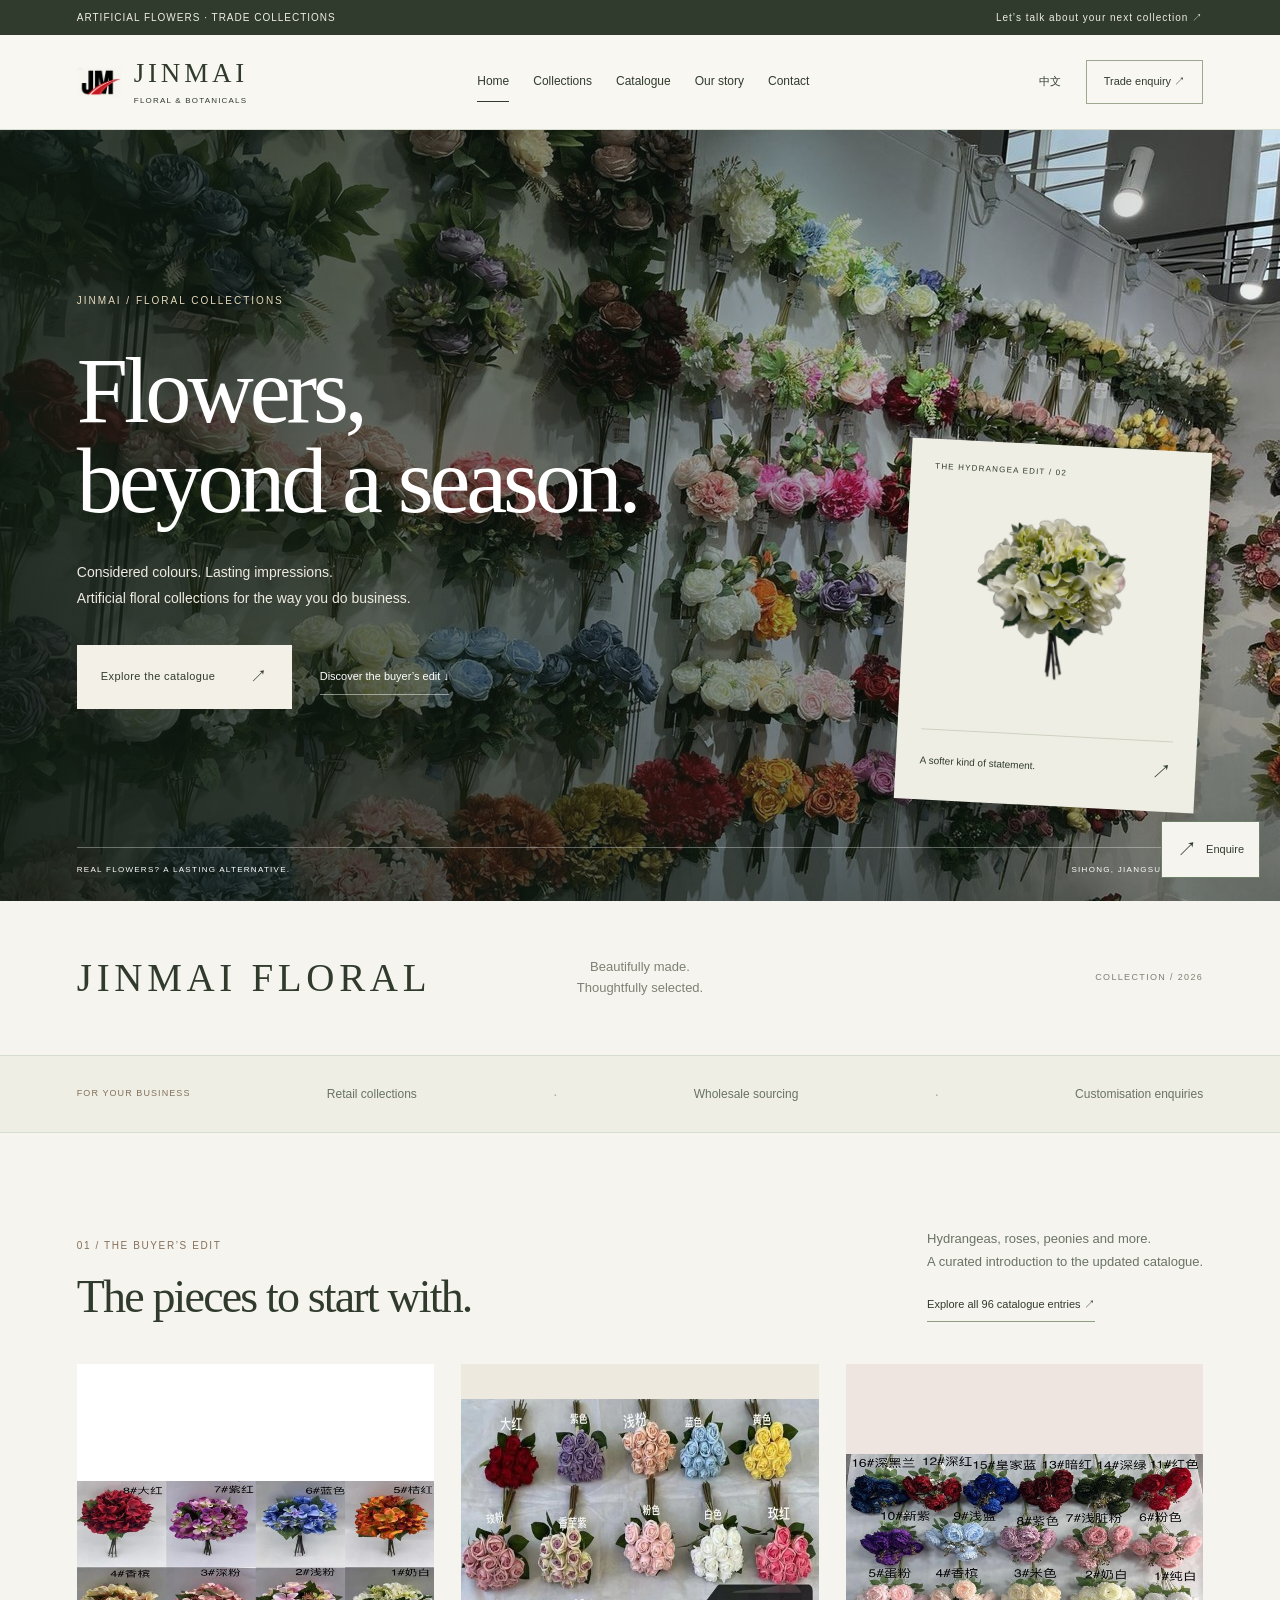
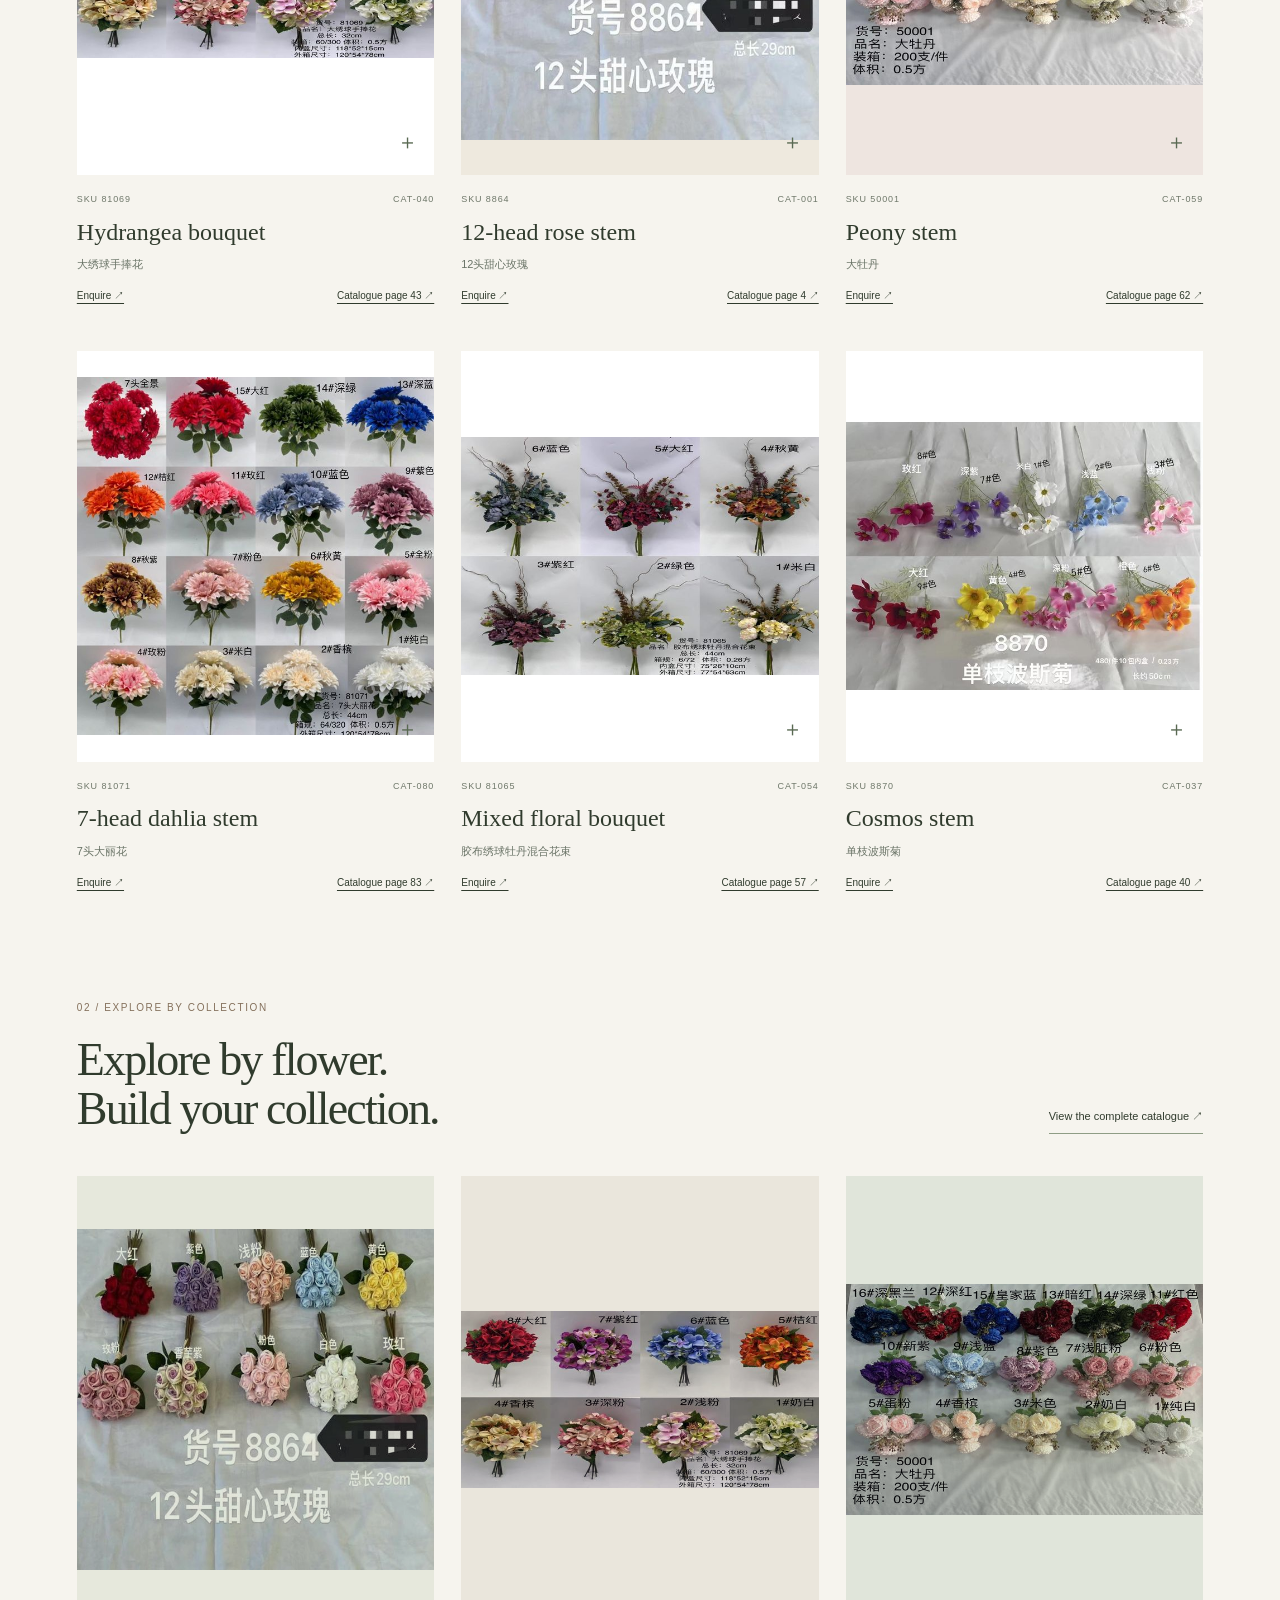
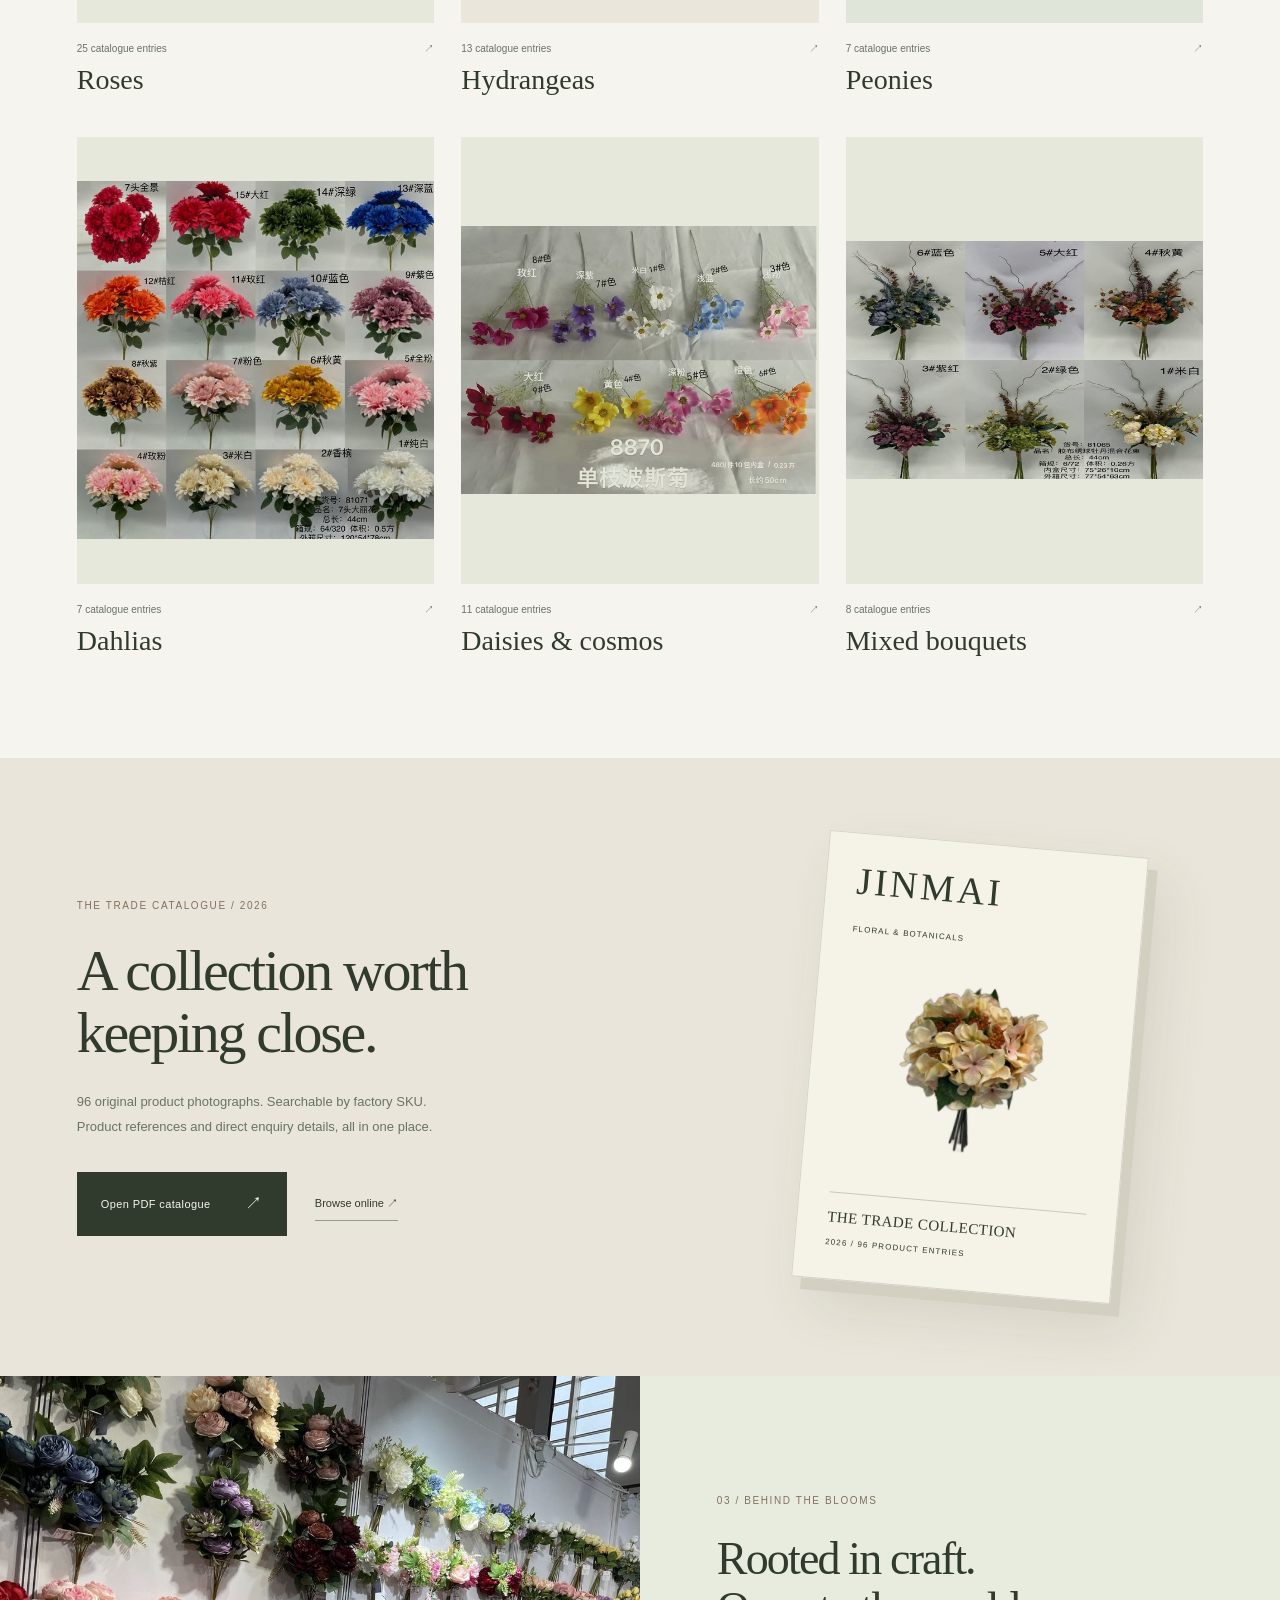
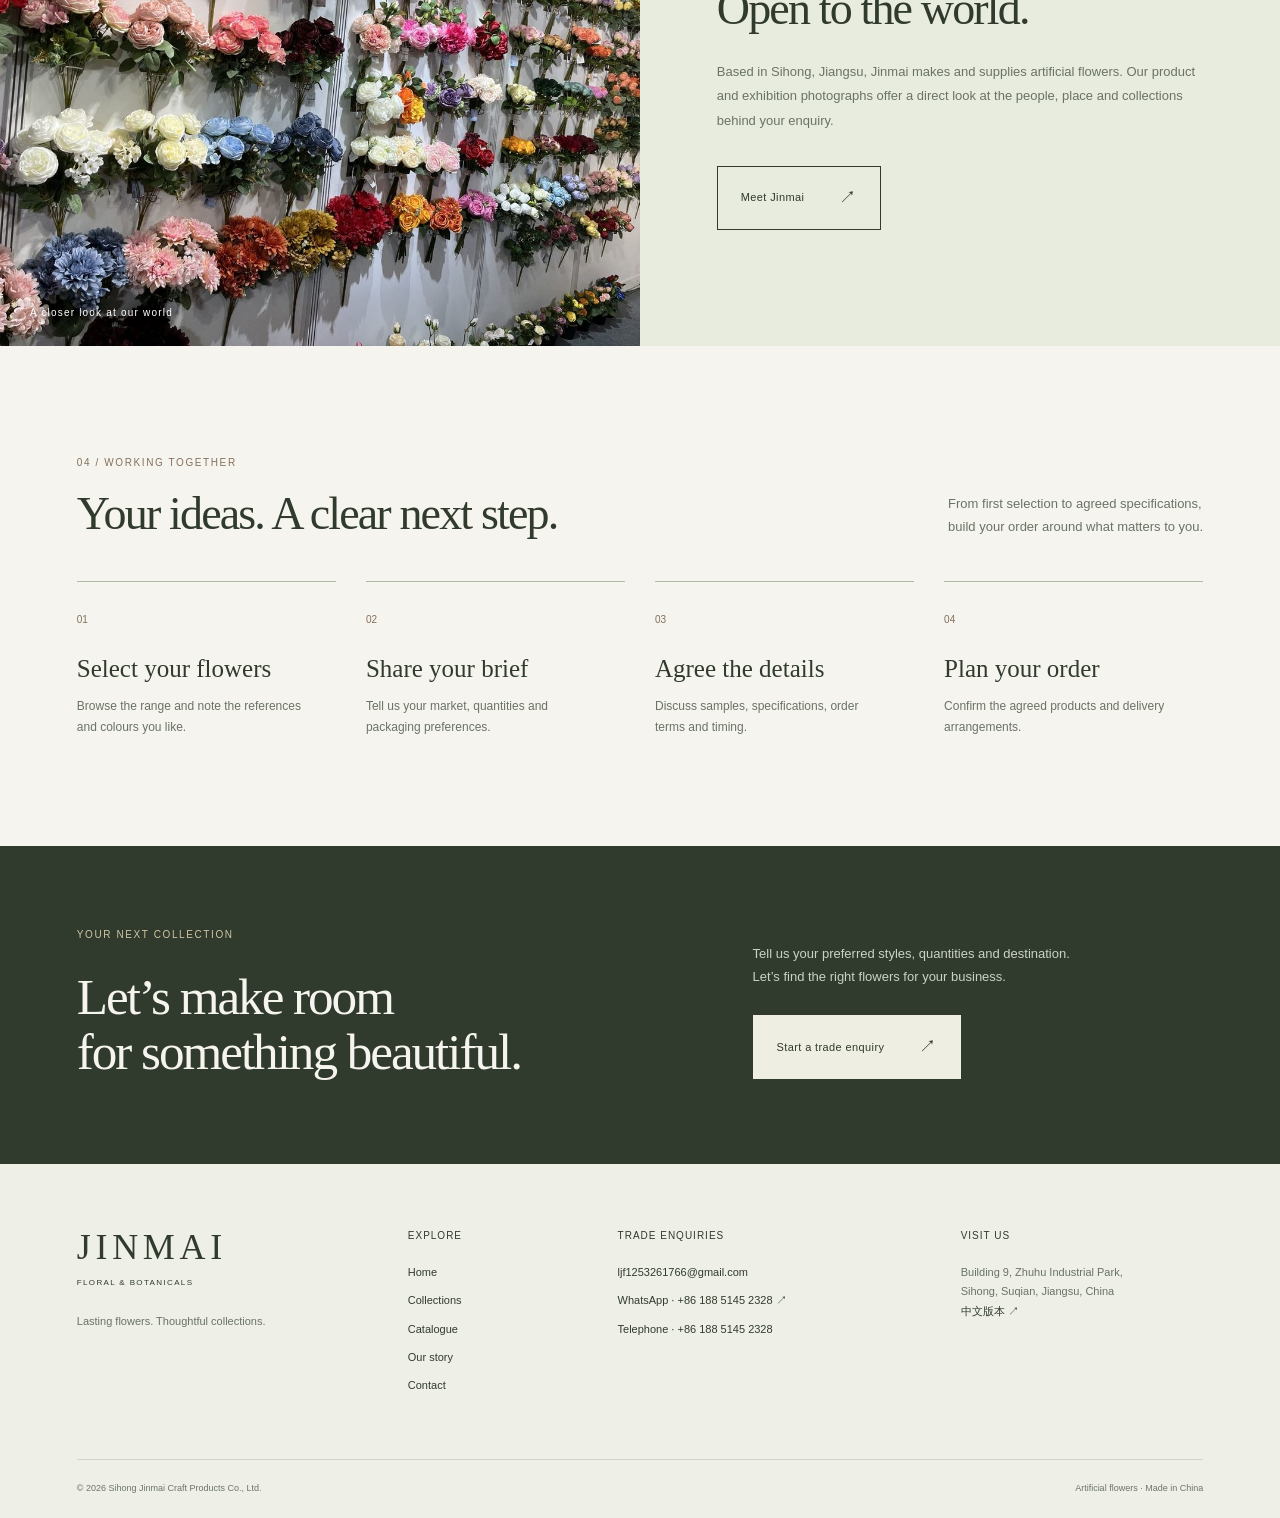
<file: index.html>
<!doctype html>
<html lang="zh-CN">
<head>
<meta charset="utf-8">
<meta name="viewport" content="width=device-width,initial-scale=1">
<title>仿真花批发与零售采购 | JINMAI FLORAL</title>
<meta name="description" content="金麦仿真花产品系列，面向批发商、零售商与花艺采购伙伴。浏览真实产品图册，沟通配色、样品、包装与采购需求。">
<meta name="theme-color" content="#253e32">
<link rel="icon" href="assets/logo.png">
<link rel="canonical" href="https://jinmaiflower.com/">
<link rel="alternate" hreflang="en" href="https://jinmaiflower.com/en/">
<link rel="alternate" hreflang="zh-CN" href="https://jinmaiflower.com/">
<meta property="og:title" content="仿真花批发与零售采购 | JINMAI FLORAL">
<meta property="og:description" content="Artificial flowers for retail and wholesale collections.">
<meta property="og:type" content="website">
<meta property="og:url" content="https://jinmaiflower.com/">
<meta property="og:image" content="https://jinmaiflower.com/assets/real/dahlia/dahlia-16.jpg">
<meta name="baidu-site-verification" content="codeva-QiUB0vgYgg" />
<meta name="google-site-verification" content="Fa9G5teHjHrF9xwTCtpmVbXDc6eBg2aT5vuTZiyGIMo" />
<link rel="stylesheet" href="css/style.css?v=20261118-catalogue">
<script type="application/ld+json">{"@context": "https://schema.org", "@type": "Organization", "name": "泗洪金麦工艺制品有限公司", "alternateName": "Jinmai Floral", "url": "https://jinmaiflower.com/", "logo": "https://jinmaiflower.com/assets/logo.png", "email": "ljf1253261766@gmail.com", "telephone": "+86-188-5145-2328", "address": {"@type": "PostalAddress", "addressCountry": "CN", "addressRegion": "Jiangsu", "addressLocality": "Sihong", "streetAddress": "Building 9, Zhuhu Industrial Park"}}</script>
</head>
<body><a class="skip" href="#main">跳至正文</a>
<div class="announcement">
<div class="wrap"><span>仿真花艺 · 批发与定制</span><a href="contact.html">洽谈您的下一季花艺系列 ↗</a>
</div>
</div>
<header class="header">
<div class="wrap nav"><a class="brand" href="index.html" aria-label="Jinmai Floral — 首页"><img src="assets/logo.png" alt="Jinmai JM" class="logo" loading="eager" decoding="async" fetchpriority="high"><span>JINMAI<span class="brand-sub">FLORAL & BOTANICALS</span></span></a>
<nav id="navigation" aria-label="主导航"><a href="index.html" aria-current="page">首页</a><a href="products.html">产品系列</a><a href="catalogue.html">产品图册</a><a href="about.html">关于金麦</a><a href="contact.html">联系我们</a>
</nav>
<div class="nav-actions"><a class="language" href="en/index.html" lang="en">EN</a><a class="nav-quote" href="contact.html">采购询盘 ↗</a><button class="menu-toggle" aria-expanded="false" aria-controls="navigation" aria-label="展开菜单"><span></span><span></span></button>
</div>
</div>
</header>
<main id="main">
<section class="hero hero-editorial"><img class="hero-scene" src="assets/exhibition/exhibition-01.jpg" alt="金麦展会现场花艺陈列实拍" fetchpriority="high"><div class="hero-shade"></div><div class="wrap editorial-layout"><div class="editorial-copy"><span class="eyebrow">JINMAI / FLORAL COLLECTIONS</span><h1>让花的美，<br>超越季节。</h1><p>精心挑选每一款花，每一种颜色。<br>为零售、批发与花艺采购，带来持久的自然美感。</p><div class="hero-buttons"><a class="button solid" href="catalogue.html">翻阅产品图册<span aria-hidden="true">↗</span></a><a class="hero-secondary" href="#buyers-edit">查看采购精选 ↓</a></div></div><a class="hero-feature" href="products.html?collection=hydrangea"><span>THE HYDRANGEA EDIT / 02</span><img src="assets/real/hydrangea/hydrangea-01.jpg" alt="白绿绣球手捧花"><div><span>自然柔和，自成风景。</span><b>↗</b></div></a><div class="hero-bottom"><span>仿真花艺，留住自然之美。</span><span>SIHONG, JIANGSU · CHINA</span></div></div></section><div class="brand-statement wrap"><span>JINMAI FLORAL</span><p>用心制作，<br>用审美选款。</p><span>COLLECTION / 2026</span></div><div class="trade-strip">
<div class="wrap"><span>为您的采购而设</span>
<p>零售产品系列</p><i>·</i>
<p>批量采购</p><i>·</i>
<p>定制需求洽谈</p>
</div>
</div>
<section class="section buyers-edit" id="buyers-edit"><div class="wrap"><div class="section-heading"><div><span class="eyebrow">01 / THE BUYER’S EDIT</span><h2>值得先看的六款花。</h2></div><div><p>绣球、玫瑰、牡丹与更多花型。<br>从新版图册精选产品，开启下一季采购。</p><a class="text-link" href="products.html">查看全部96项图册条目 ↗</a></div></div><div class="buyer-grid"><article class="product source-product" id="cat-040" data-category="hydrangea" data-finish="standard" data-search="CAT-040 81069 大绣球手捧花 Hydrangea bouquet Hydrangeas"><button class="product-image" data-preview="assets/catalogue/2026/product-040.jpg" data-caption="大绣球手捧花 / SKU 81069 / CAT-040" data-enquiry="contact.html?product=SKU%2081069%20/%20CAT-040%20/%20%E5%A4%A7%E7%BB%A3%E7%90%83%E6%89%8B%E6%8D%A7%E8%8A%B1%20/%20Hydrangea%20bouquet" data-pdf="assets/catalogue/jinmai-product-catalogue-2026.pdf#page=43" aria-label="查看 大绣球手捧花"><img src="assets/catalogue/2026/thumb-040.jpg" alt="大绣球手捧花 / SKU 81069" loading="lazy" decoding="async"><span class="zoom" aria-hidden="true">＋</span></button><div class="product-meta"><span>SKU 81069</span><span>CAT-040</span></div><h3>大绣球手捧花</h3><p>Hydrangea bouquet</p><div class="product-links"><a class="inquire" href="contact.html?product=SKU%2081069%20/%20CAT-040%20/%20%E5%A4%A7%E7%BB%A3%E7%90%83%E6%89%8B%E6%8D%A7%E8%8A%B1%20/%20Hydrangea%20bouquet">按此款询盘 ↗</a><a href="assets/catalogue/jinmai-product-catalogue-2026.pdf#page=43">图册页 43 ↗</a></div></article><article class="product source-product" id="cat-001" data-category="rose" data-finish="standard" data-search="CAT-001 8864 12头甜心玫瑰 12-head rose stem Roses"><button class="product-image" data-preview="assets/catalogue/2026/product-001.jpg" data-caption="12头甜心玫瑰 / SKU 8864 / CAT-001" data-enquiry="contact.html?product=SKU%208864%20/%20CAT-001%20/%2012%E5%A4%B4%E7%94%9C%E5%BF%83%E7%8E%AB%E7%91%B0%20/%2012-head%20rose%20stem" data-pdf="assets/catalogue/jinmai-product-catalogue-2026.pdf#page=4" aria-label="查看 12头甜心玫瑰"><img src="assets/catalogue/2026/thumb-001.jpg" alt="12头甜心玫瑰 / SKU 8864" loading="lazy" decoding="async"><span class="zoom" aria-hidden="true">＋</span></button><div class="product-meta"><span>SKU 8864</span><span>CAT-001</span></div><h3>12头甜心玫瑰</h3><p>12-head rose stem</p><div class="product-links"><a class="inquire" href="contact.html?product=SKU%208864%20/%20CAT-001%20/%2012%E5%A4%B4%E7%94%9C%E5%BF%83%E7%8E%AB%E7%91%B0%20/%2012-head%20rose%20stem">按此款询盘 ↗</a><a href="assets/catalogue/jinmai-product-catalogue-2026.pdf#page=4">图册页 4 ↗</a></div></article><article class="product source-product" id="cat-059" data-category="peony" data-finish="standard" data-search="CAT-059 50001 大牡丹 Peony stem Peonies"><button class="product-image" data-preview="assets/catalogue/2026/product-059.jpg" data-caption="大牡丹 / SKU 50001 / CAT-059" data-enquiry="contact.html?product=SKU%2050001%20/%20CAT-059%20/%20%E5%A4%A7%E7%89%A1%E4%B8%B9%20/%20Peony%20stem" data-pdf="assets/catalogue/jinmai-product-catalogue-2026.pdf#page=62" aria-label="查看 大牡丹"><img src="assets/catalogue/2026/thumb-059.jpg" alt="大牡丹 / SKU 50001" loading="lazy" decoding="async"><span class="zoom" aria-hidden="true">＋</span></button><div class="product-meta"><span>SKU 50001</span><span>CAT-059</span></div><h3>大牡丹</h3><p>Peony stem</p><div class="product-links"><a class="inquire" href="contact.html?product=SKU%2050001%20/%20CAT-059%20/%20%E5%A4%A7%E7%89%A1%E4%B8%B9%20/%20Peony%20stem">按此款询盘 ↗</a><a href="assets/catalogue/jinmai-product-catalogue-2026.pdf#page=62">图册页 62 ↗</a></div></article><article class="product source-product" id="cat-080" data-category="dahlia" data-finish="standard" data-search="CAT-080 81071 7头大丽花 7-head dahlia stem Dahlias"><button class="product-image" data-preview="assets/catalogue/2026/product-080.jpg" data-caption="7头大丽花 / SKU 81071 / CAT-080" data-enquiry="contact.html?product=SKU%2081071%20/%20CAT-080%20/%207%E5%A4%B4%E5%A4%A7%E4%B8%BD%E8%8A%B1%20/%207-head%20dahlia%20stem" data-pdf="assets/catalogue/jinmai-product-catalogue-2026.pdf#page=83" aria-label="查看 7头大丽花"><img src="assets/catalogue/2026/thumb-080.jpg" alt="7头大丽花 / SKU 81071" loading="lazy" decoding="async"><span class="zoom" aria-hidden="true">＋</span></button><div class="product-meta"><span>SKU 81071</span><span>CAT-080</span></div><h3>7头大丽花</h3><p>7-head dahlia stem</p><div class="product-links"><a class="inquire" href="contact.html?product=SKU%2081071%20/%20CAT-080%20/%207%E5%A4%B4%E5%A4%A7%E4%B8%BD%E8%8A%B1%20/%207-head%20dahlia%20stem">按此款询盘 ↗</a><a href="assets/catalogue/jinmai-product-catalogue-2026.pdf#page=83">图册页 83 ↗</a></div></article><article class="product source-product" id="cat-054" data-category="mixed" data-finish="standard" data-search="CAT-054 81065 胶布绣球牡丹混合花束 Mixed floral bouquet Mixed bouquets"><button class="product-image" data-preview="assets/catalogue/2026/product-054.jpg" data-caption="胶布绣球牡丹混合花束 / SKU 81065 / CAT-054" data-enquiry="contact.html?product=SKU%2081065%20/%20CAT-054%20/%20%E8%83%B6%E5%B8%83%E7%BB%A3%E7%90%83%E7%89%A1%E4%B8%B9%E6%B7%B7%E5%90%88%E8%8A%B1%E6%9D%9F%20/%20Mixed%20floral%20bouquet" data-pdf="assets/catalogue/jinmai-product-catalogue-2026.pdf#page=57" aria-label="查看 胶布绣球牡丹混合花束"><img src="assets/catalogue/2026/thumb-054.jpg" alt="胶布绣球牡丹混合花束 / SKU 81065" loading="lazy" decoding="async"><span class="zoom" aria-hidden="true">＋</span></button><div class="product-meta"><span>SKU 81065</span><span>CAT-054</span></div><h3>胶布绣球牡丹混合花束</h3><p>Mixed floral bouquet</p><div class="product-links"><a class="inquire" href="contact.html?product=SKU%2081065%20/%20CAT-054%20/%20%E8%83%B6%E5%B8%83%E7%BB%A3%E7%90%83%E7%89%A1%E4%B8%B9%E6%B7%B7%E5%90%88%E8%8A%B1%E6%9D%9F%20/%20Mixed%20floral%20bouquet">按此款询盘 ↗</a><a href="assets/catalogue/jinmai-product-catalogue-2026.pdf#page=57">图册页 57 ↗</a></div></article><article class="product source-product" id="cat-037" data-category="daisy" data-finish="standard" data-search="CAT-037 8870 单枝波斯菊 Cosmos stem Daisies &amp; cosmos"><button class="product-image" data-preview="assets/catalogue/2026/product-037.jpg" data-caption="单枝波斯菊 / SKU 8870 / CAT-037" data-enquiry="contact.html?product=SKU%208870%20/%20CAT-037%20/%20%E5%8D%95%E6%9E%9D%E6%B3%A2%E6%96%AF%E8%8F%8A%20/%20Cosmos%20stem" data-pdf="assets/catalogue/jinmai-product-catalogue-2026.pdf#page=40" aria-label="查看 单枝波斯菊"><img src="assets/catalogue/2026/thumb-037.jpg" alt="单枝波斯菊 / SKU 8870" loading="lazy" decoding="async"><span class="zoom" aria-hidden="true">＋</span></button><div class="product-meta"><span>SKU 8870</span><span>CAT-037</span></div><h3>单枝波斯菊</h3><p>Cosmos stem</p><div class="product-links"><a class="inquire" href="contact.html?product=SKU%208870%20/%20CAT-037%20/%20%E5%8D%95%E6%9E%9D%E6%B3%A2%E6%96%AF%E8%8F%8A%20/%20Cosmos%20stem">按此款询盘 ↗</a><a href="assets/catalogue/jinmai-product-catalogue-2026.pdf#page=40">图册页 40 ↗</a></div></article></div></div></section><section class="collection-section wrap"><div class="section-heading"><div><span class="eyebrow">02 / EXPLORE BY COLLECTION</span><h2>按花型探索，<br>搭配更多可能。</h2></div><a class="text-link" href="catalogue.html">翻阅完整产品图册 ↗</a></div><div class="collection-tiles index-tiles"><a class="collection-tile" href="products.html?collection=rose"><div><img src="assets/catalogue/2026/thumb-001.jpg" alt="玫瑰" loading="lazy"></div><p>25 项图册条目 <span>↗</span></p><h3>玫瑰</h3></a><a class="collection-tile" href="products.html?collection=hydrangea"><div><img src="assets/catalogue/2026/thumb-040.jpg" alt="绣球" loading="lazy"></div><p>13 项图册条目 <span>↗</span></p><h3>绣球</h3></a><a class="collection-tile" href="products.html?collection=peony"><div><img src="assets/catalogue/2026/thumb-059.jpg" alt="牡丹" loading="lazy"></div><p>7 项图册条目 <span>↗</span></p><h3>牡丹</h3></a><a class="collection-tile" href="products.html?collection=dahlia"><div><img src="assets/catalogue/2026/thumb-080.jpg" alt="大丽花" loading="lazy"></div><p>7 项图册条目 <span>↗</span></p><h3>大丽花</h3></a><a class="collection-tile" href="products.html?collection=daisy"><div><img src="assets/catalogue/2026/thumb-037.jpg" alt="菊类" loading="lazy"></div><p>11 项图册条目 <span>↗</span></p><h3>菊类</h3></a><a class="collection-tile" href="products.html?collection=mixed"><div><img src="assets/catalogue/2026/thumb-054.jpg" alt="混合花束" loading="lazy"></div><p>8 项图册条目 <span>↗</span></p><h3>混合花束</h3></a></div></section><section class="catalogue-banner"><div class="wrap"><div><span class="eyebrow">THE TRADE CATALOGUE / 2026</span><h2>一本图册，<br>把选款放在手边。</h2><p>96张原始产品图，按工厂货号查找。<br>产品编号、配色与询盘方式，一册清楚呈现。</p><div class="hero-buttons"><a class="button solid" href="assets/catalogue/jinmai-product-catalogue-2026.pdf">打开PDF产品图册<span aria-hidden="true">↗</span></a><a class="text-link" href="catalogue.html">在线翻阅 ↗</a></div></div><a class="catalogue-cover" href="assets/catalogue/jinmai-product-catalogue-2026.pdf"><span>JINMAI<br><small>FLORAL & BOTANICALS</small></span><img src="assets/real/hydrangea/hydrangea-02.jpg" alt="金麦产品图册封面"><div>THE TRADE COLLECTION<br><small>2026 / 96 PRODUCT ENTRIES</small></div></a></div></section><section class="story-band">
<div class="story-photo"><img src="assets/exhibition/exhibition-01.jpg" alt="金麦展会现场的仿真花产品陈列" class="" loading="lazy" decoding="async"><span>走近金麦的花艺世界</span>
</div>
<div class="story-copy"><span class="eyebrow">03 / 花艺背后的金麦</span>
<h2>立足制造，<br>连接更广阔的市场。</h2>
<p>金麦位于江苏宿迁泗洪，从事仿真花的制作与销售。从产品实拍到展会陈列，我们希望让您在合作前，先了解真实的金麦。</p><a class="button outline" href="about.html">了解金麦<span aria-hidden="true">↗</span></a>
</div>
</section>
<section class="section">
<div class="wrap">
<div class="section-heading">
<div><span class="eyebrow">04 / 合作方式</span>
<h2>让采购沟通更清楚。</h2>
</div>
<p>从选款到确认规格，<br>围绕您的市场需求逐项沟通。</p>
</div>
<div class="steps">
<div class="step"><span>01</span>
<h3>选择花款</h3>
<p>浏览产品系列，记录您感兴趣的编号和配色。</p>
</div>
<div class="step"><span>02</span>
<h3>沟通需求</h3>
<p>告诉我们目标市场、预计数量和包装想法。</p>
</div>
<div class="step"><span>03</span>
<h3>确认细节</h3>
<p>沟通样品、产品规格、订单条件和时间安排。</p>
</div>
<div class="step"><span>04</span>
<h3>安排订单</h3>
<p>确认产品方案与交付安排，推进采购计划。</p>
</div>
</div>
</div>
</section>
<section class="trade-cta">
<div class="wrap">
<div><span class="eyebrow">下一季产品，从这里开始</span>
<h2>让好看的花，<br>成为好卖的产品。</h2>
</div>
<div>
<p>告诉我们意向款式、采购数量和目的地，一起确定适合您市场的花艺产品。</p><a class="button solid" href="contact.html">开始采购咨询<span aria-hidden="true">↗</span></a>
</div>
</div>
</section>
</main>
<footer>
<div class="wrap footer-grid">
<div class="footer-brand"><a class="wordmark" href="index.html">JINMAI<span>FLORAL & BOTANICALS</span></a>
<p>留住花的美，做好每一季产品。</p>
</div>
<div>
<h2>探索金麦</h2><a href="index.html" aria-current="page">首页</a><a href="products.html">产品系列</a><a href="catalogue.html">产品图册</a><a href="about.html">关于金麦</a><a href="contact.html">联系我们</a>
</div>
<div>
<h2>商务联系</h2><a href="mailto:ljf1253261766@gmail.com">ljf1253261766@gmail.com</a><a href="https://wa.me/8618851452328" target="_blank" rel="noopener noreferrer">WhatsApp · +86 188 5145 2328 ↗</a><a href="tel:+8618851452328">电话 · +86 188 5145 2328</a>
</div>
<div>
<h2>到访金麦</h2>
<p>江苏省宿迁市泗洪县<br>朱湖工业园区9号厂房</p><a href="en/index.html">English version ↗</a>
</div>
</div>
<div class="wrap footer-bottom"><span>© 2026 泗洪金麦工艺制品有限公司</span><span>仿真花艺 · 中国制造</span>
</div>
</footer><a class="floating-contact" href="contact.html" aria-label="联系采购顾问">↗<span>采购咨询</span></a>
<dialog id="image-dialog" aria-label="产品大图"><button class="dialog-close" aria-label="关闭预览">×</button><img alt="">
<p></p>
<div class="preview-links"><a id="preview-source" href="#" target="_blank" rel="noopener">打开高清原图 ↗</a><a id="preview-pdf" href="#" hidden>图册页 ↗</a><a id="preview-enquiry" href="#" hidden>按此款询盘 ↗</a></div></dialog>
<script src="js/main.js?v=20261118-catalogue" defer></script>
</body>
</html>
</file>
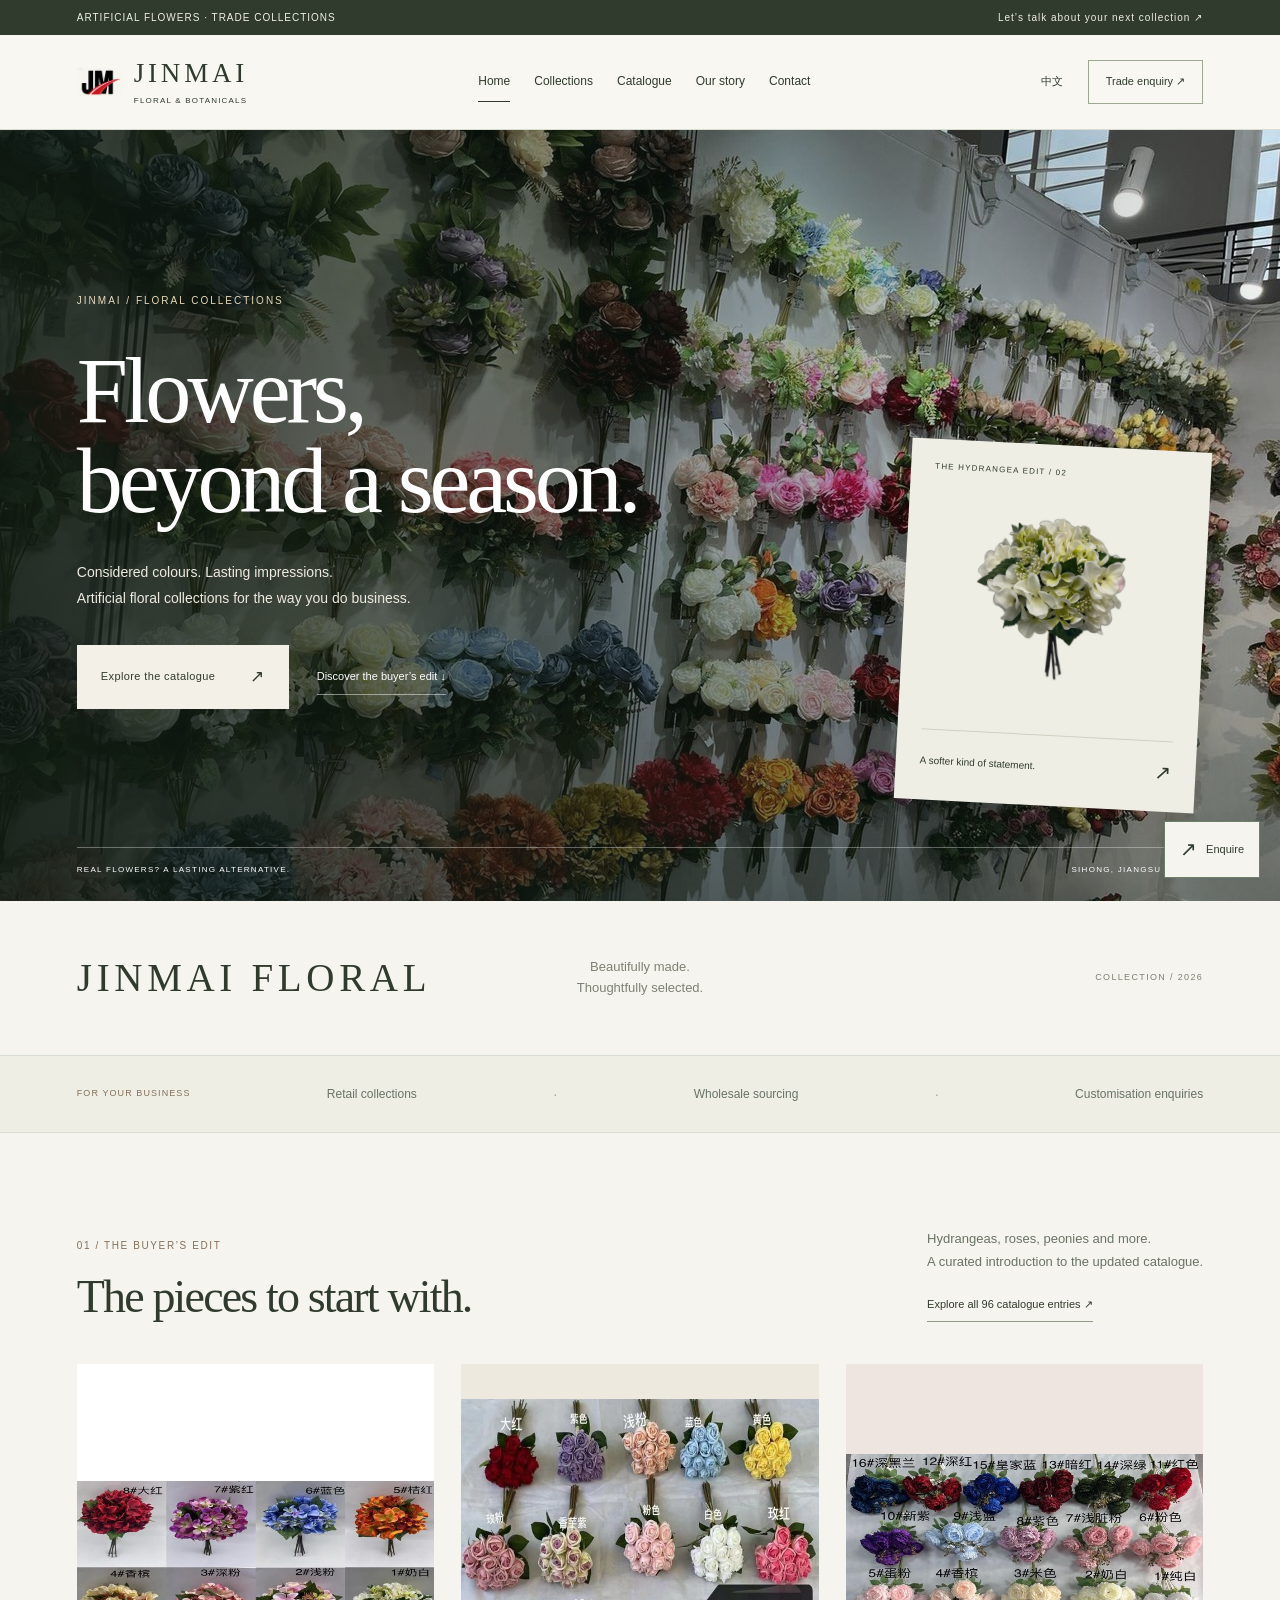
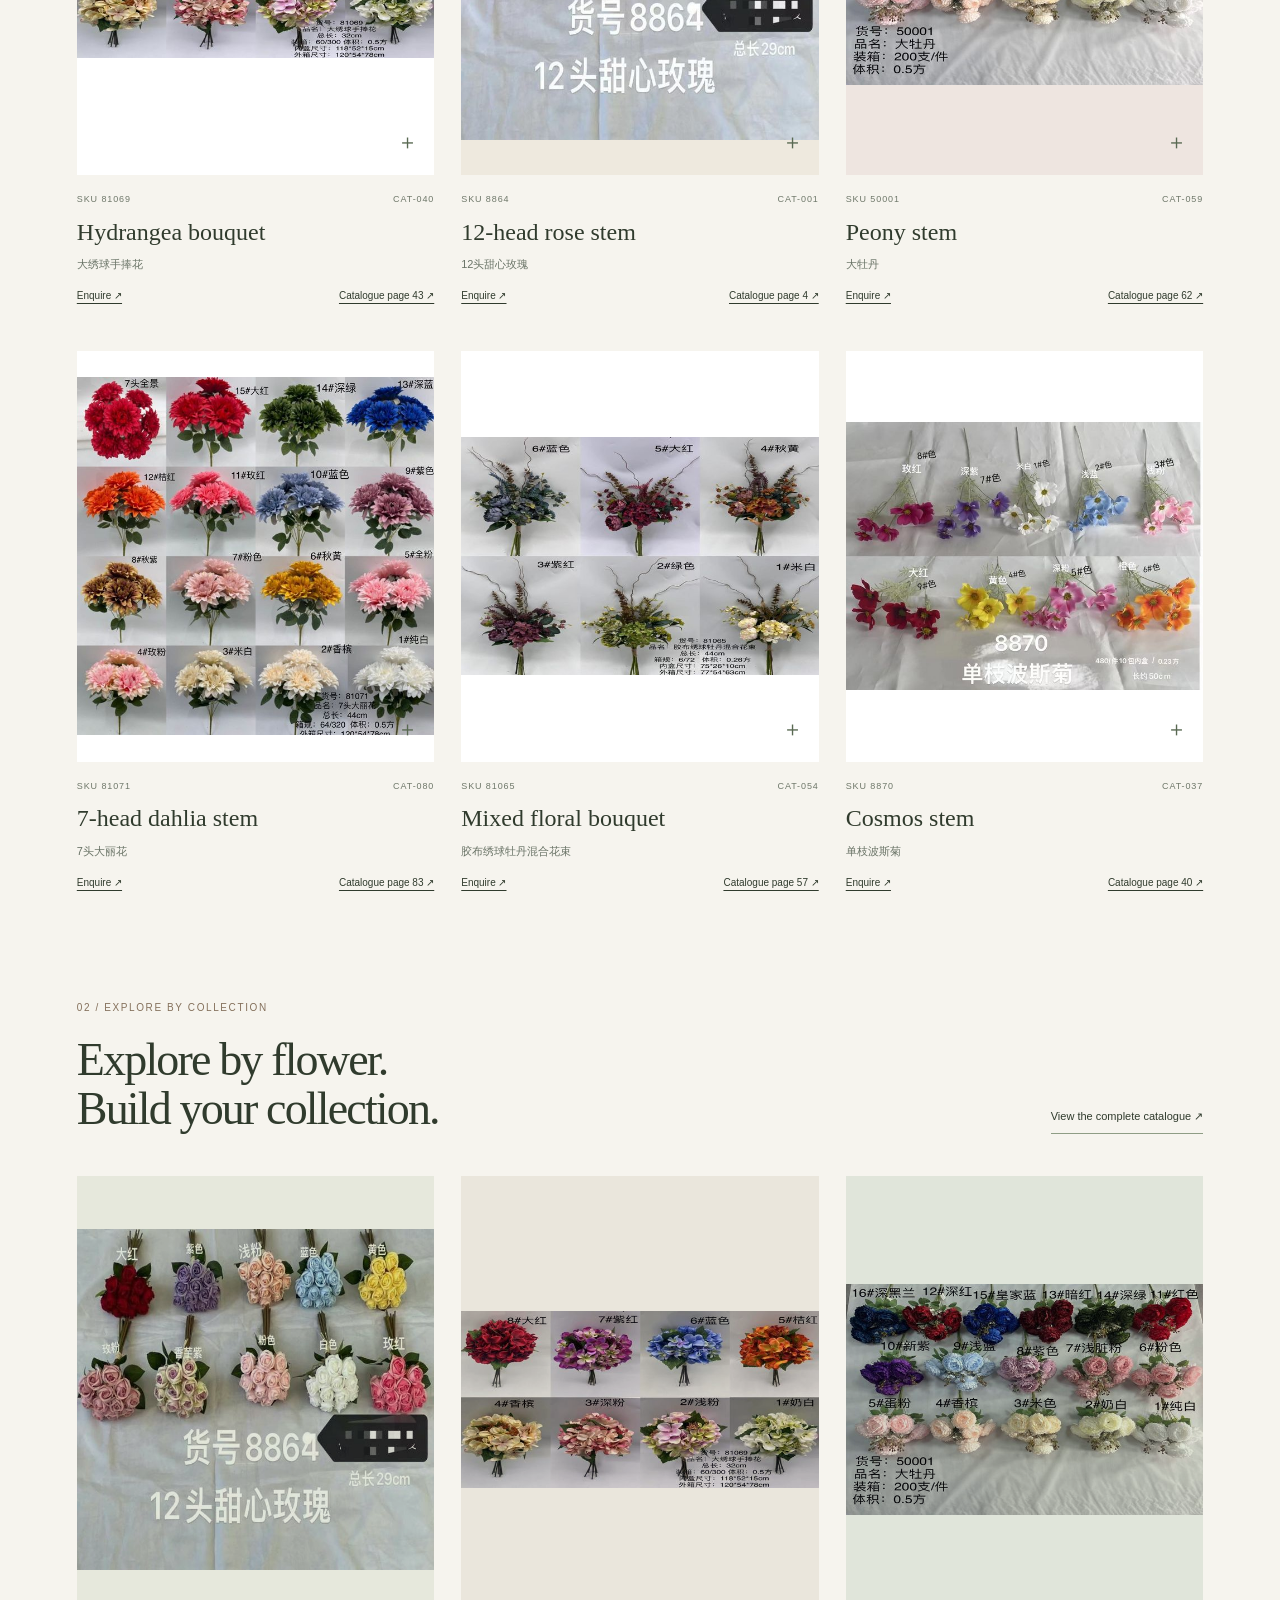
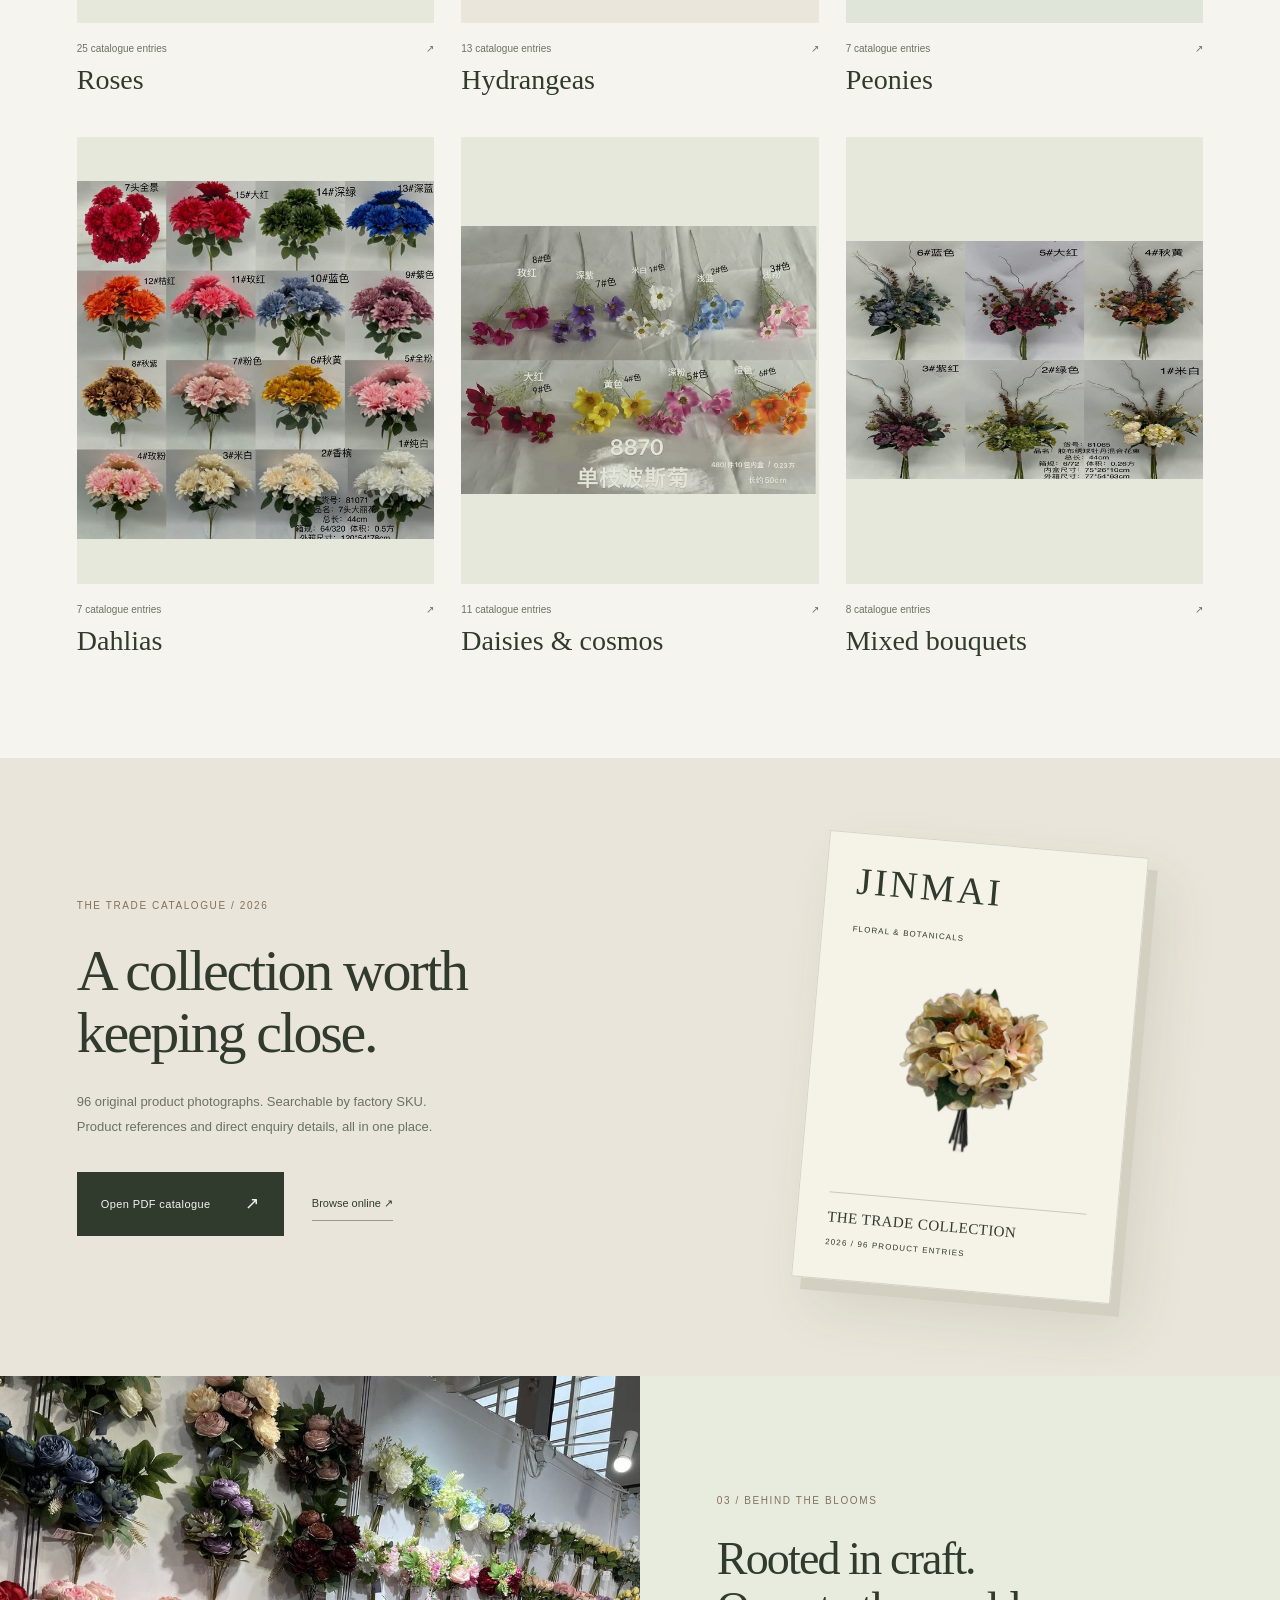
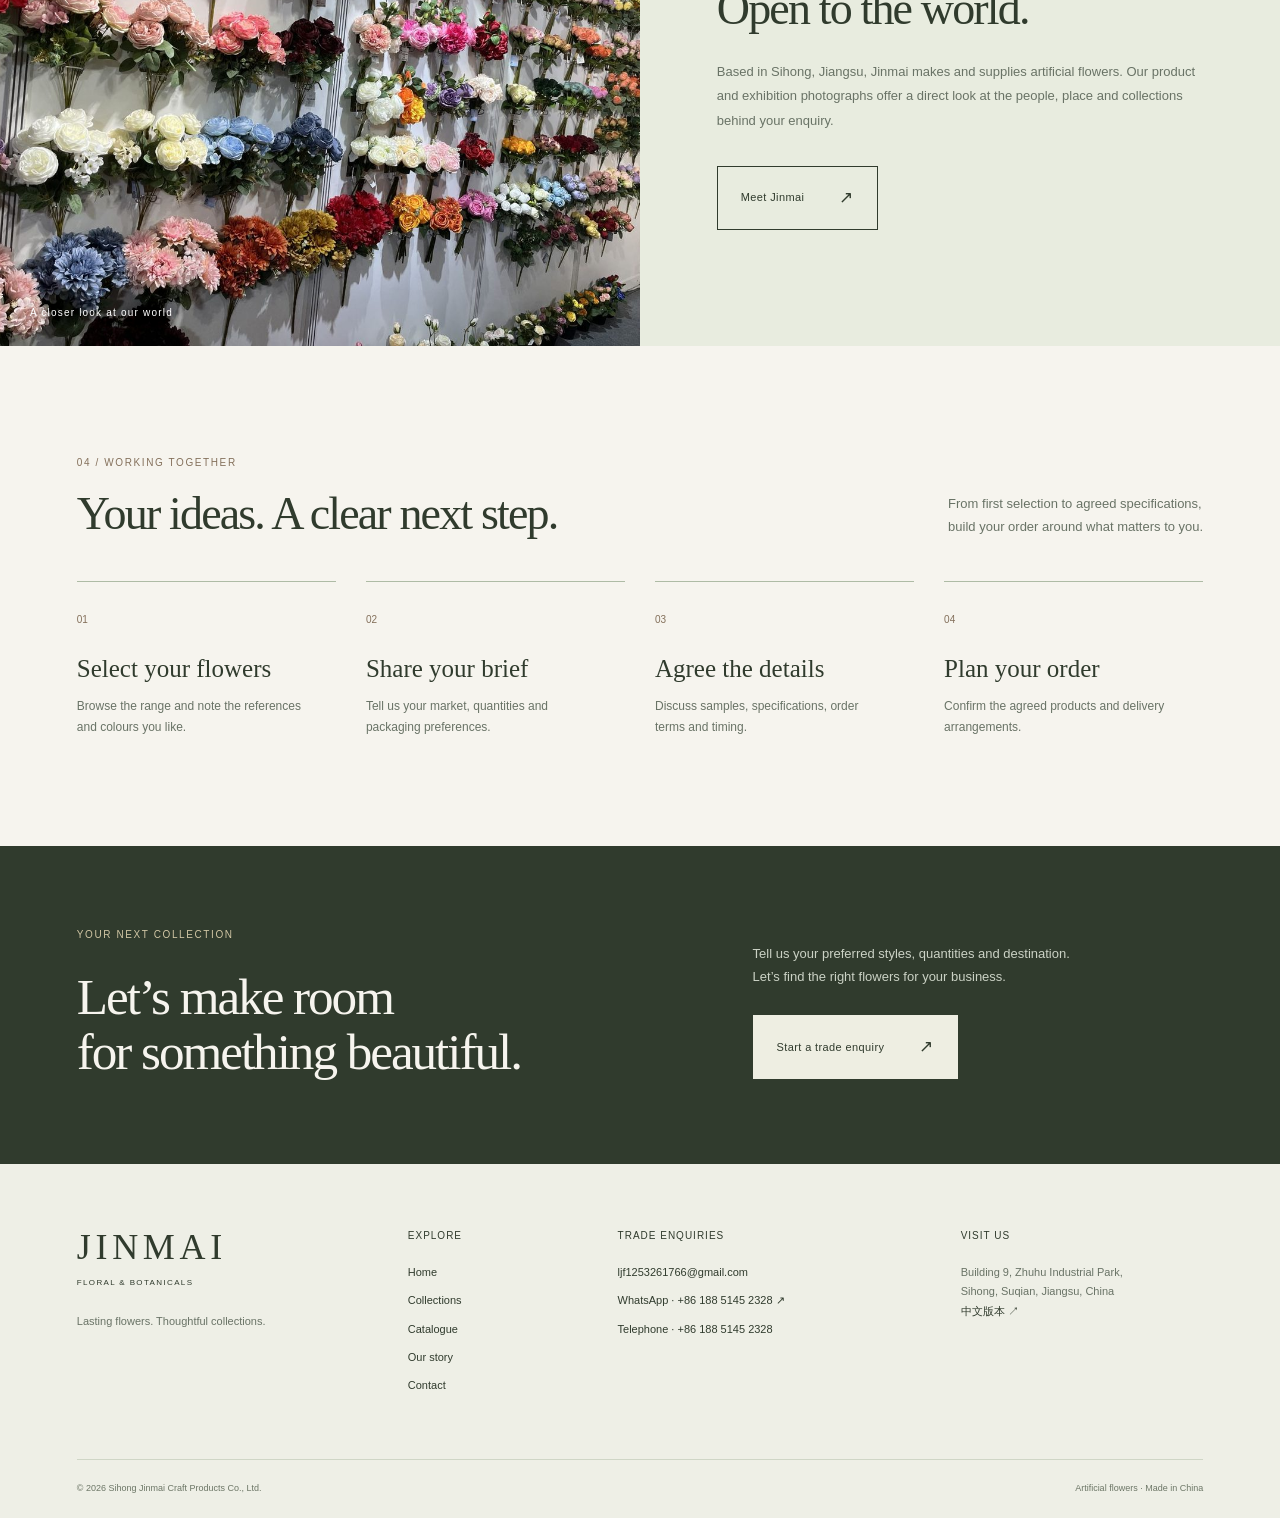
<file: en/index.html>
<!doctype html>
<html lang="en">
<head>
<meta charset="utf-8">
<meta name="viewport" content="width=device-width,initial-scale=1">
<title>Artificial Flowers for Wholesale & Retail | JINMAI FLORAL</title>
<meta name="description" content="Explore Jinmai artificial flower collections for wholesale and retail. View real product photographs and discuss colours, samples and packaging with our team.">
<meta name="theme-color" content="#253e32">
<link rel="icon" href="../assets/logo.png">
<link rel="canonical" href="https://jinmaiflower.com/en/">
<link rel="alternate" hreflang="zh-CN" href="https://jinmaiflower.com/">
<link rel="alternate" hreflang="en" href="https://jinmaiflower.com/en/">
<meta property="og:title" content="Artificial Flowers for Wholesale & Retail | JINMAI FLORAL">
<meta property="og:description" content="Artificial flowers for retail and wholesale collections.">
<meta property="og:type" content="website">
<meta property="og:url" content="https://jinmaiflower.com/en/">
<meta property="og:image" content="https://jinmaiflower.com/assets/real/dahlia/dahlia-16.jpg">
<meta name="baidu-site-verification" content="codeva-QiUB0vgYgg" />
<meta name="google-site-verification" content="Fa9G5teHjHrF9xwTCtpmVbXDc6eBg2aT5vuTZiyGIMo" />
<link rel="stylesheet" href="../css/style.css?v=20261118-catalogue">
<script type="application/ld+json">{"@context": "https://schema.org", "@type": "Organization", "name": "泗洪金麦工艺制品有限公司", "alternateName": "Jinmai Floral", "url": "https://jinmaiflower.com/", "logo": "https://jinmaiflower.com/assets/logo.png", "email": "ljf1253261766@gmail.com", "telephone": "+86-188-5145-2328", "address": {"@type": "PostalAddress", "addressCountry": "CN", "addressRegion": "Jiangsu", "addressLocality": "Sihong", "streetAddress": "Building 9, Zhuhu Industrial Park"}}</script>
</head>
<body><a class="skip" href="#main">Skip to content</a>
<div class="announcement">
<div class="wrap"><span>ARTIFICIAL FLOWERS · TRADE COLLECTIONS</span><a href="contact.html">Let’s talk about your next collection ↗</a>
</div>
</div>
<header class="header">
<div class="wrap nav"><a class="brand" href="index.html" aria-label="Jinmai Floral — Home"><img src="../assets/logo.png" alt="Jinmai JM" class="logo" loading="eager" decoding="async" fetchpriority="high"><span>JINMAI<span class="brand-sub">FLORAL & BOTANICALS</span></span></a>
<nav id="navigation" aria-label="Main navigation"><a href="index.html" aria-current="page">Home</a><a href="products.html">Collections</a><a href="catalogue.html">Catalogue</a><a href="about.html">Our story</a><a href="contact.html">Contact</a>
</nav>
<div class="nav-actions"><a class="language" href="../index.html" lang="zh-CN">中文</a><a class="nav-quote" href="contact.html">Trade enquiry ↗</a><button class="menu-toggle" aria-expanded="false" aria-controls="navigation" aria-label="Open menu"><span></span><span></span></button>
</div>
</div>
</header>
<main id="main">
<section class="hero hero-editorial"><img class="hero-scene" src="../assets/exhibition/exhibition-01.jpg" alt="Jinmai floral collection, photographed at our exhibition display" fetchpriority="high"><div class="hero-shade"></div><div class="wrap editorial-layout"><div class="editorial-copy"><span class="eyebrow">JINMAI / FLORAL COLLECTIONS</span><h1>Flowers,<br>beyond a season.</h1><p>Considered colours. Lasting impressions.<br>Artificial floral collections for the way you do business.</p><div class="hero-buttons"><a class="button solid" href="catalogue.html">Explore the catalogue<span aria-hidden="true">↗</span></a><a class="hero-secondary" href="#buyers-edit">Discover the buyer’s edit ↓</a></div></div><a class="hero-feature" href="products.html?collection=hydrangea"><span>THE HYDRANGEA EDIT / 02</span><img src="../assets/real/hydrangea/hydrangea-01.jpg" alt="White and green hydrangea bouquet"><div><span>A softer kind of statement.</span><b>↗</b></div></a><div class="hero-bottom"><span>REAL FLOWERS? A LASTING ALTERNATIVE.</span><span>SIHONG, JIANGSU · CHINA</span></div></div></section><div class="brand-statement wrap"><span>JINMAI FLORAL</span><p>Beautifully made.<br>Thoughtfully selected.</p><span>COLLECTION / 2026</span></div><div class="trade-strip">
<div class="wrap"><span>FOR YOUR BUSINESS</span>
<p>Retail collections</p><i>·</i>
<p>Wholesale sourcing</p><i>·</i>
<p>Customisation enquiries</p>
</div>
</div>
<section class="section buyers-edit" id="buyers-edit"><div class="wrap"><div class="section-heading"><div><span class="eyebrow">01 / THE BUYER’S EDIT</span><h2>The pieces to start with.</h2></div><div><p>Hydrangeas, roses, peonies and more.<br>A curated introduction to the updated catalogue.</p><a class="text-link" href="products.html">Explore all 96 catalogue entries ↗</a></div></div><div class="buyer-grid"><article class="product source-product" id="cat-040" data-category="hydrangea" data-finish="standard" data-search="CAT-040 81069 大绣球手捧花 Hydrangea bouquet Hydrangeas"><button class="product-image" data-preview="../assets/catalogue/2026/product-040.jpg" data-caption="Hydrangea bouquet / SKU 81069 / CAT-040" data-enquiry="contact.html?product=SKU%2081069%20/%20CAT-040%20/%20%E5%A4%A7%E7%BB%A3%E7%90%83%E6%89%8B%E6%8D%A7%E8%8A%B1%20/%20Hydrangea%20bouquet" data-pdf="../assets/catalogue/jinmai-product-catalogue-2026.pdf#page=43" aria-label="View Hydrangea bouquet"><img src="../assets/catalogue/2026/thumb-040.jpg" alt="大绣球手捧花 / SKU 81069" loading="lazy" decoding="async"><span class="zoom" aria-hidden="true">＋</span></button><div class="product-meta"><span>SKU 81069</span><span>CAT-040</span></div><h3>Hydrangea bouquet</h3><p>大绣球手捧花</p><div class="product-links"><a class="inquire" href="contact.html?product=SKU%2081069%20/%20CAT-040%20/%20%E5%A4%A7%E7%BB%A3%E7%90%83%E6%89%8B%E6%8D%A7%E8%8A%B1%20/%20Hydrangea%20bouquet">Enquire ↗</a><a href="../assets/catalogue/jinmai-product-catalogue-2026.pdf#page=43">Catalogue page 43 ↗</a></div></article><article class="product source-product" id="cat-001" data-category="rose" data-finish="standard" data-search="CAT-001 8864 12头甜心玫瑰 12-head rose stem Roses"><button class="product-image" data-preview="../assets/catalogue/2026/product-001.jpg" data-caption="12-head rose stem / SKU 8864 / CAT-001" data-enquiry="contact.html?product=SKU%208864%20/%20CAT-001%20/%2012%E5%A4%B4%E7%94%9C%E5%BF%83%E7%8E%AB%E7%91%B0%20/%2012-head%20rose%20stem" data-pdf="../assets/catalogue/jinmai-product-catalogue-2026.pdf#page=4" aria-label="View 12-head rose stem"><img src="../assets/catalogue/2026/thumb-001.jpg" alt="12头甜心玫瑰 / SKU 8864" loading="lazy" decoding="async"><span class="zoom" aria-hidden="true">＋</span></button><div class="product-meta"><span>SKU 8864</span><span>CAT-001</span></div><h3>12-head rose stem</h3><p>12头甜心玫瑰</p><div class="product-links"><a class="inquire" href="contact.html?product=SKU%208864%20/%20CAT-001%20/%2012%E5%A4%B4%E7%94%9C%E5%BF%83%E7%8E%AB%E7%91%B0%20/%2012-head%20rose%20stem">Enquire ↗</a><a href="../assets/catalogue/jinmai-product-catalogue-2026.pdf#page=4">Catalogue page 4 ↗</a></div></article><article class="product source-product" id="cat-059" data-category="peony" data-finish="standard" data-search="CAT-059 50001 大牡丹 Peony stem Peonies"><button class="product-image" data-preview="../assets/catalogue/2026/product-059.jpg" data-caption="Peony stem / SKU 50001 / CAT-059" data-enquiry="contact.html?product=SKU%2050001%20/%20CAT-059%20/%20%E5%A4%A7%E7%89%A1%E4%B8%B9%20/%20Peony%20stem" data-pdf="../assets/catalogue/jinmai-product-catalogue-2026.pdf#page=62" aria-label="View Peony stem"><img src="../assets/catalogue/2026/thumb-059.jpg" alt="大牡丹 / SKU 50001" loading="lazy" decoding="async"><span class="zoom" aria-hidden="true">＋</span></button><div class="product-meta"><span>SKU 50001</span><span>CAT-059</span></div><h3>Peony stem</h3><p>大牡丹</p><div class="product-links"><a class="inquire" href="contact.html?product=SKU%2050001%20/%20CAT-059%20/%20%E5%A4%A7%E7%89%A1%E4%B8%B9%20/%20Peony%20stem">Enquire ↗</a><a href="../assets/catalogue/jinmai-product-catalogue-2026.pdf#page=62">Catalogue page 62 ↗</a></div></article><article class="product source-product" id="cat-080" data-category="dahlia" data-finish="standard" data-search="CAT-080 81071 7头大丽花 7-head dahlia stem Dahlias"><button class="product-image" data-preview="../assets/catalogue/2026/product-080.jpg" data-caption="7-head dahlia stem / SKU 81071 / CAT-080" data-enquiry="contact.html?product=SKU%2081071%20/%20CAT-080%20/%207%E5%A4%B4%E5%A4%A7%E4%B8%BD%E8%8A%B1%20/%207-head%20dahlia%20stem" data-pdf="../assets/catalogue/jinmai-product-catalogue-2026.pdf#page=83" aria-label="View 7-head dahlia stem"><img src="../assets/catalogue/2026/thumb-080.jpg" alt="7头大丽花 / SKU 81071" loading="lazy" decoding="async"><span class="zoom" aria-hidden="true">＋</span></button><div class="product-meta"><span>SKU 81071</span><span>CAT-080</span></div><h3>7-head dahlia stem</h3><p>7头大丽花</p><div class="product-links"><a class="inquire" href="contact.html?product=SKU%2081071%20/%20CAT-080%20/%207%E5%A4%B4%E5%A4%A7%E4%B8%BD%E8%8A%B1%20/%207-head%20dahlia%20stem">Enquire ↗</a><a href="../assets/catalogue/jinmai-product-catalogue-2026.pdf#page=83">Catalogue page 83 ↗</a></div></article><article class="product source-product" id="cat-054" data-category="mixed" data-finish="standard" data-search="CAT-054 81065 胶布绣球牡丹混合花束 Mixed floral bouquet Mixed bouquets"><button class="product-image" data-preview="../assets/catalogue/2026/product-054.jpg" data-caption="Mixed floral bouquet / SKU 81065 / CAT-054" data-enquiry="contact.html?product=SKU%2081065%20/%20CAT-054%20/%20%E8%83%B6%E5%B8%83%E7%BB%A3%E7%90%83%E7%89%A1%E4%B8%B9%E6%B7%B7%E5%90%88%E8%8A%B1%E6%9D%9F%20/%20Mixed%20floral%20bouquet" data-pdf="../assets/catalogue/jinmai-product-catalogue-2026.pdf#page=57" aria-label="View Mixed floral bouquet"><img src="../assets/catalogue/2026/thumb-054.jpg" alt="胶布绣球牡丹混合花束 / SKU 81065" loading="lazy" decoding="async"><span class="zoom" aria-hidden="true">＋</span></button><div class="product-meta"><span>SKU 81065</span><span>CAT-054</span></div><h3>Mixed floral bouquet</h3><p>胶布绣球牡丹混合花束</p><div class="product-links"><a class="inquire" href="contact.html?product=SKU%2081065%20/%20CAT-054%20/%20%E8%83%B6%E5%B8%83%E7%BB%A3%E7%90%83%E7%89%A1%E4%B8%B9%E6%B7%B7%E5%90%88%E8%8A%B1%E6%9D%9F%20/%20Mixed%20floral%20bouquet">Enquire ↗</a><a href="../assets/catalogue/jinmai-product-catalogue-2026.pdf#page=57">Catalogue page 57 ↗</a></div></article><article class="product source-product" id="cat-037" data-category="daisy" data-finish="standard" data-search="CAT-037 8870 单枝波斯菊 Cosmos stem Daisies &amp; cosmos"><button class="product-image" data-preview="../assets/catalogue/2026/product-037.jpg" data-caption="Cosmos stem / SKU 8870 / CAT-037" data-enquiry="contact.html?product=SKU%208870%20/%20CAT-037%20/%20%E5%8D%95%E6%9E%9D%E6%B3%A2%E6%96%AF%E8%8F%8A%20/%20Cosmos%20stem" data-pdf="../assets/catalogue/jinmai-product-catalogue-2026.pdf#page=40" aria-label="View Cosmos stem"><img src="../assets/catalogue/2026/thumb-037.jpg" alt="单枝波斯菊 / SKU 8870" loading="lazy" decoding="async"><span class="zoom" aria-hidden="true">＋</span></button><div class="product-meta"><span>SKU 8870</span><span>CAT-037</span></div><h3>Cosmos stem</h3><p>单枝波斯菊</p><div class="product-links"><a class="inquire" href="contact.html?product=SKU%208870%20/%20CAT-037%20/%20%E5%8D%95%E6%9E%9D%E6%B3%A2%E6%96%AF%E8%8F%8A%20/%20Cosmos%20stem">Enquire ↗</a><a href="../assets/catalogue/jinmai-product-catalogue-2026.pdf#page=40">Catalogue page 40 ↗</a></div></article></div></div></section><section class="collection-section wrap"><div class="section-heading"><div><span class="eyebrow">02 / EXPLORE BY COLLECTION</span><h2>Explore by flower.<br>Build your collection.</h2></div><a class="text-link" href="catalogue.html">View the complete catalogue ↗</a></div><div class="collection-tiles index-tiles"><a class="collection-tile" href="products.html?collection=rose"><div><img src="../assets/catalogue/2026/thumb-001.jpg" alt="Roses" loading="lazy"></div><p>25 catalogue entries <span>↗</span></p><h3>Roses</h3></a><a class="collection-tile" href="products.html?collection=hydrangea"><div><img src="../assets/catalogue/2026/thumb-040.jpg" alt="Hydrangeas" loading="lazy"></div><p>13 catalogue entries <span>↗</span></p><h3>Hydrangeas</h3></a><a class="collection-tile" href="products.html?collection=peony"><div><img src="../assets/catalogue/2026/thumb-059.jpg" alt="Peonies" loading="lazy"></div><p>7 catalogue entries <span>↗</span></p><h3>Peonies</h3></a><a class="collection-tile" href="products.html?collection=dahlia"><div><img src="../assets/catalogue/2026/thumb-080.jpg" alt="Dahlias" loading="lazy"></div><p>7 catalogue entries <span>↗</span></p><h3>Dahlias</h3></a><a class="collection-tile" href="products.html?collection=daisy"><div><img src="../assets/catalogue/2026/thumb-037.jpg" alt="Daisies & cosmos" loading="lazy"></div><p>11 catalogue entries <span>↗</span></p><h3>Daisies & cosmos</h3></a><a class="collection-tile" href="products.html?collection=mixed"><div><img src="../assets/catalogue/2026/thumb-054.jpg" alt="Mixed bouquets" loading="lazy"></div><p>8 catalogue entries <span>↗</span></p><h3>Mixed bouquets</h3></a></div></section><section class="catalogue-banner"><div class="wrap"><div><span class="eyebrow">THE TRADE CATALOGUE / 2026</span><h2>A collection worth<br>keeping close.</h2><p>96 original product photographs. Searchable by factory SKU.<br>Product references and direct enquiry details, all in one place.</p><div class="hero-buttons"><a class="button solid" href="../assets/catalogue/jinmai-product-catalogue-2026.pdf">Open PDF catalogue<span aria-hidden="true">↗</span></a><a class="text-link" href="catalogue.html">Browse online ↗</a></div></div><a class="catalogue-cover" href="../assets/catalogue/jinmai-product-catalogue-2026.pdf"><span>JINMAI<br><small>FLORAL & BOTANICALS</small></span><img src="../assets/real/hydrangea/hydrangea-02.jpg" alt="Jinmai trade catalogue cover"><div>THE TRADE COLLECTION<br><small>2026 / 96 PRODUCT ENTRIES</small></div></a></div></section><section class="story-band">
<div class="story-photo"><img src="../assets/exhibition/exhibition-01.jpg" alt="Jinmai artificial flower collection on display at a trade exhibition" class="" loading="lazy" decoding="async"><span>A closer look at our world</span>
</div>
<div class="story-copy"><span class="eyebrow">03 / BEHIND THE BLOOMS</span>
<h2>Rooted in craft.<br>Open to the world.</h2>
<p>Based in Sihong, Jiangsu, Jinmai makes and supplies artificial flowers. Our product and exhibition photographs offer a direct look at the people, place and collections behind your enquiry.</p><a class="button outline" href="about.html">Meet Jinmai<span aria-hidden="true">↗</span></a>
</div>
</section>
<section class="section">
<div class="wrap">
<div class="section-heading">
<div><span class="eyebrow">04 / WORKING TOGETHER</span>
<h2>Your ideas. A clear next step.</h2>
</div>
<p>From first selection to agreed specifications,<br>build your order around what matters to you.</p>
</div>
<div class="steps">
<div class="step"><span>01</span>
<h3>Select your flowers</h3>
<p>Browse the range and note the references and colours you like.</p>
</div>
<div class="step"><span>02</span>
<h3>Share your brief</h3>
<p>Tell us your market, quantities and packaging preferences.</p>
</div>
<div class="step"><span>03</span>
<h3>Agree the details</h3>
<p>Discuss samples, specifications, order terms and timing.</p>
</div>
<div class="step"><span>04</span>
<h3>Plan your order</h3>
<p>Confirm the agreed products and delivery arrangements.</p>
</div>
</div>
</div>
</section>
<section class="trade-cta">
<div class="wrap">
<div><span class="eyebrow">YOUR NEXT COLLECTION</span>
<h2>Let’s make room<br>for something beautiful.</h2>
</div>
<div>
<p>Tell us your preferred styles, quantities and destination. Let’s find the right flowers for your business.</p><a class="button solid" href="contact.html">Start a trade enquiry<span aria-hidden="true">↗</span></a>
</div>
</div>
</section>
</main>
<footer>
<div class="wrap footer-grid">
<div class="footer-brand"><a class="wordmark" href="index.html">JINMAI<span>FLORAL & BOTANICALS</span></a>
<p>Lasting flowers. Thoughtful collections.</p>
</div>
<div>
<h2>Explore</h2><a href="index.html" aria-current="page">Home</a><a href="products.html">Collections</a><a href="catalogue.html">Catalogue</a><a href="about.html">Our story</a><a href="contact.html">Contact</a>
</div>
<div>
<h2>Trade enquiries</h2><a href="mailto:ljf1253261766@gmail.com">ljf1253261766@gmail.com</a><a href="https://wa.me/8618851452328" target="_blank" rel="noopener noreferrer">WhatsApp · +86 188 5145 2328 ↗</a><a href="tel:+8618851452328">Telephone · +86 188 5145 2328</a>
</div>
<div>
<h2>Visit us</h2>
<p>Building 9, Zhuhu Industrial Park,<br>Sihong, Suqian, Jiangsu, China</p><a href="../index.html">中文版本 ↗</a>
</div>
</div>
<div class="wrap footer-bottom"><span>© 2026 Sihong Jinmai Craft Products Co., Ltd.</span><span>Artificial flowers · Made in China</span>
</div>
</footer><a class="floating-contact" href="contact.html" aria-label="Contact sales">↗<span>Enquire</span></a>
<dialog id="image-dialog" aria-label="Product preview"><button class="dialog-close" aria-label="Close preview">×</button><img alt="">
<p></p>
<div class="preview-links"><a id="preview-source" href="#" target="_blank" rel="noopener">Open full image ↗</a><a id="preview-pdf" href="#" hidden>Catalogue page ↗</a><a id="preview-enquiry" href="#" hidden>Enquire about this product ↗</a></div></dialog>
<script src="../js/main.js?v=20261118-catalogue" defer></script>
</body>
</html>
</file>
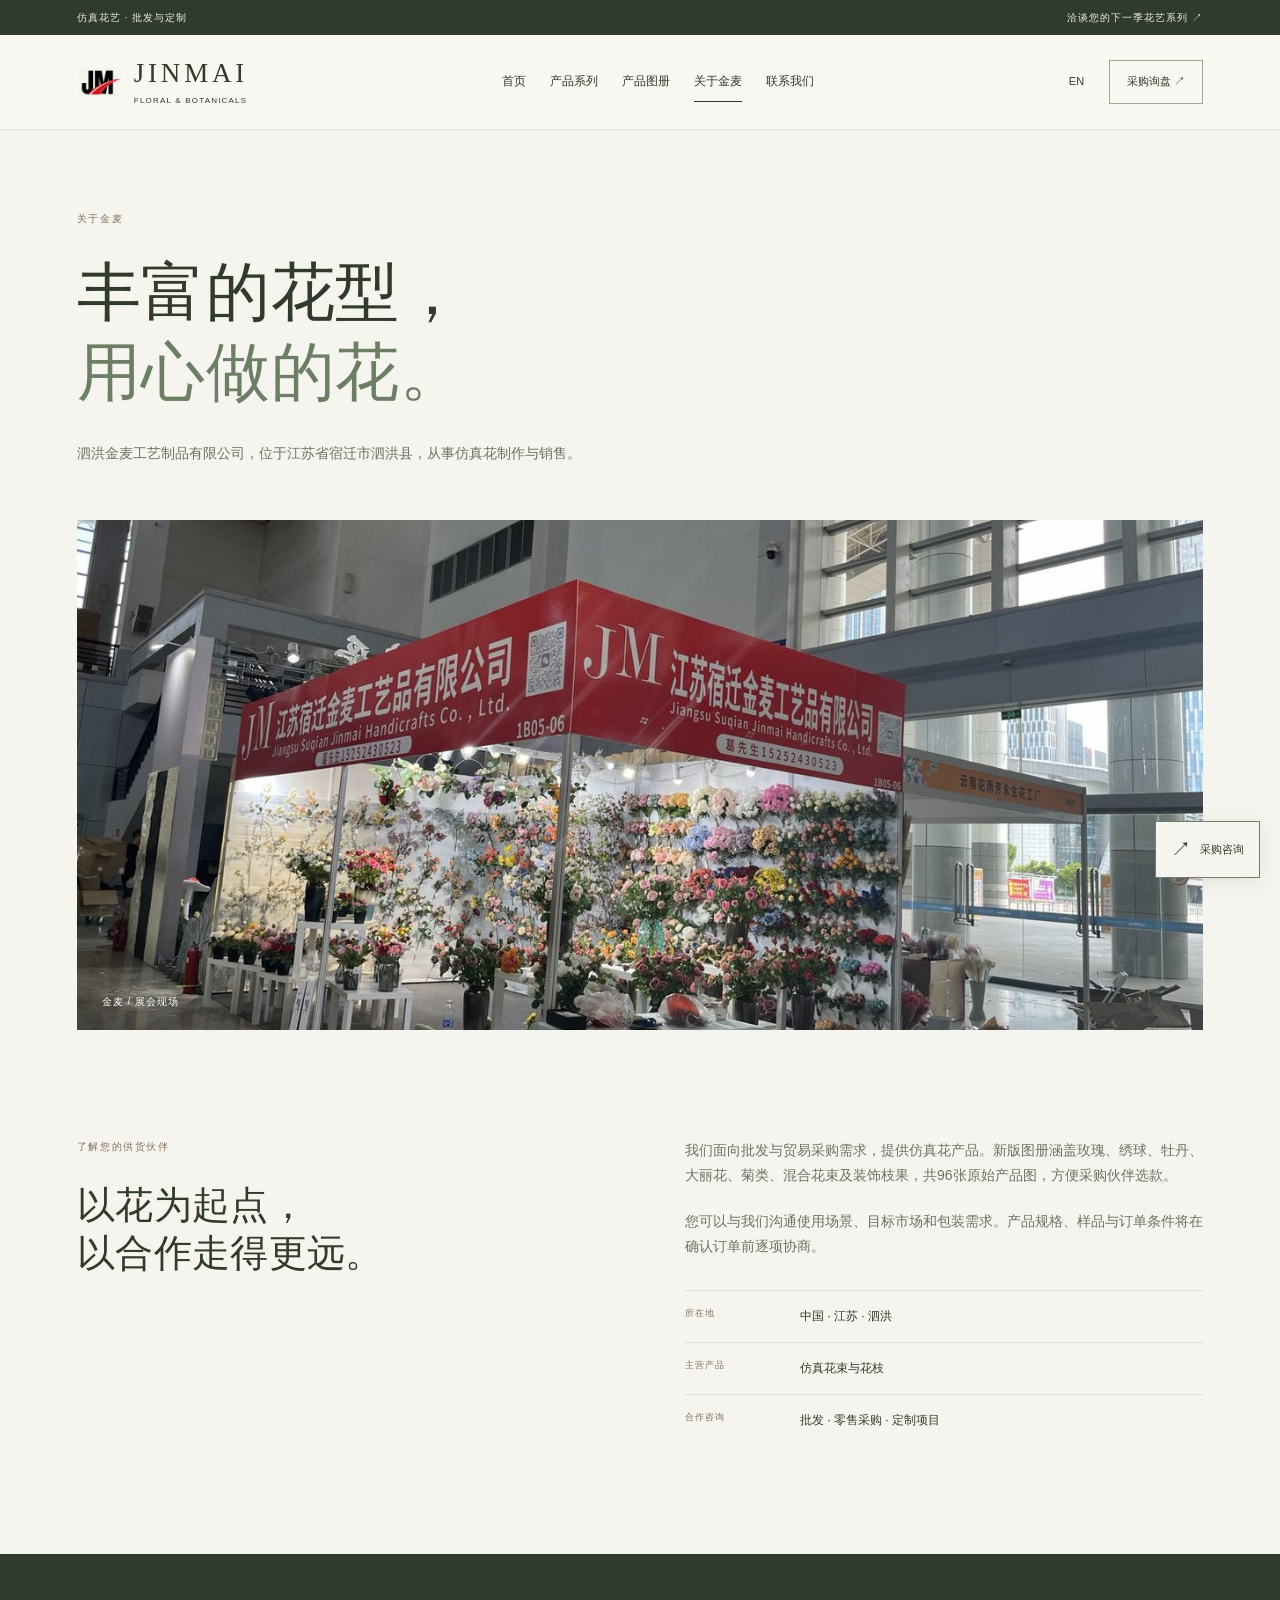
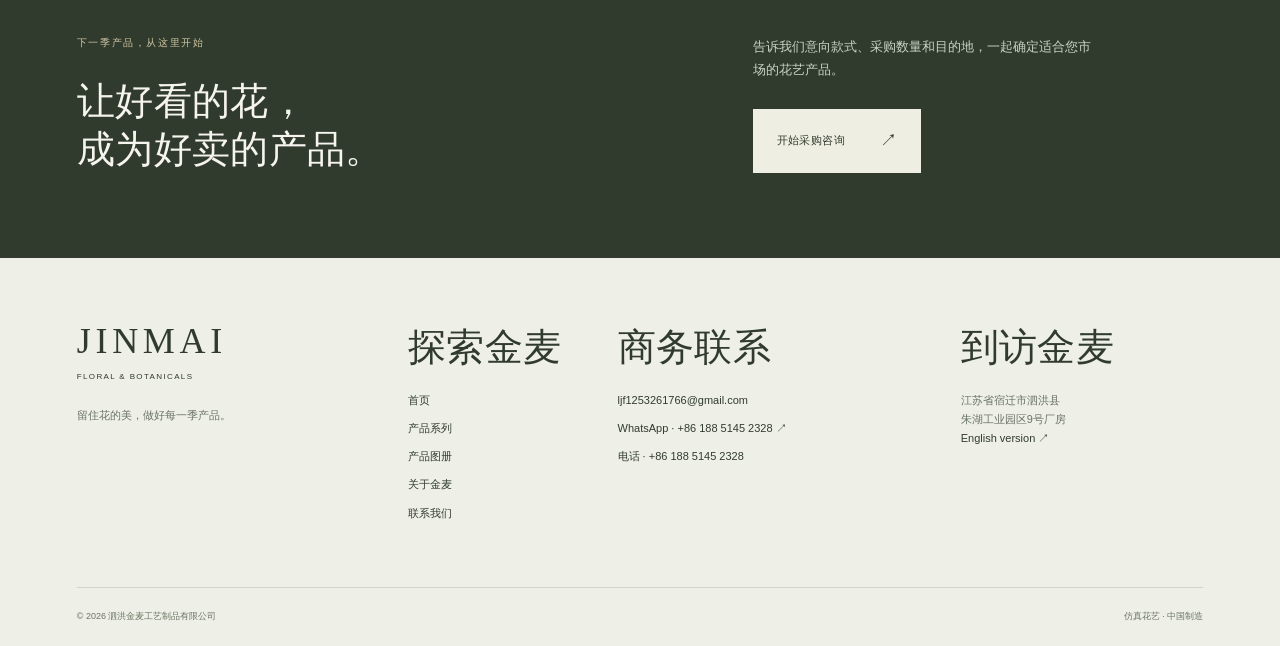
<file: about.html>
<!doctype html>
<html lang="zh-CN">
<head>
<meta charset="utf-8">
<meta name="viewport" content="width=device-width,initial-scale=1">
<title>关于金麦 | JINMAI FLORAL</title>
<meta name="description" content="金麦仿真花产品系列，面向批发商、零售商与花艺采购伙伴。浏览真实产品图册，沟通配色、样品、包装与采购需求。">
<meta name="theme-color" content="#253e32">
<link rel="icon" href="assets/logo.png">
<link rel="canonical" href="https://jinmaiflower.com/about.html">
<link rel="alternate" hreflang="en" href="https://jinmaiflower.com/en/about.html">
<link rel="alternate" hreflang="zh-CN" href="https://jinmaiflower.com/about.html">
<meta property="og:title" content="关于金麦 | JINMAI FLORAL">
<meta property="og:description" content="Artificial flowers for retail and wholesale collections.">
<meta property="og:type" content="website">
<meta property="og:url" content="https://jinmaiflower.com/about.html">
<meta property="og:image" content="https://jinmaiflower.com/assets/real/dahlia/dahlia-16.jpg">
<meta name="baidu-site-verification" content="codeva-QiUB0vgYgg" />
<meta name="google-site-verification" content="Fa9G5teHjHrF9xwTCtpmVbXDc6eBg2aT5vuTZiyGIMo" />
<link rel="stylesheet" href="css/style.css?v=20261118-catalogue">
<script type="application/ld+json">{"@context": "https://schema.org", "@type": "Organization", "name": "泗洪金麦工艺制品有限公司", "alternateName": "Jinmai Floral", "url": "https://jinmaiflower.com/", "logo": "https://jinmaiflower.com/assets/logo.png", "email": "ljf1253261766@gmail.com", "telephone": "+86-188-5145-2328", "address": {"@type": "PostalAddress", "addressCountry": "CN", "addressRegion": "Jiangsu", "addressLocality": "Sihong", "streetAddress": "Building 9, Zhuhu Industrial Park"}}</script>
</head>
<body><a class="skip" href="#main">跳至正文</a>
<div class="announcement">
<div class="wrap"><span>仿真花艺 · 批发与定制</span><a href="contact.html">洽谈您的下一季花艺系列 ↗</a>
</div>
</div>
<header class="header">
<div class="wrap nav"><a class="brand" href="index.html" aria-label="Jinmai Floral — 首页"><img src="assets/logo.png" alt="Jinmai JM" class="logo" loading="eager" decoding="async" fetchpriority="high"><span>JINMAI<span class="brand-sub">FLORAL & BOTANICALS</span></span></a>
<nav id="navigation" aria-label="主导航"><a href="index.html">首页</a><a href="products.html">产品系列</a><a href="catalogue.html">产品图册</a><a href="about.html" aria-current="page">关于金麦</a><a href="contact.html">联系我们</a>
</nav>
<div class="nav-actions"><a class="language" href="en/about.html" lang="en">EN</a><a class="nav-quote" href="contact.html">采购询盘 ↗</a><button class="menu-toggle" aria-expanded="false" aria-controls="navigation" aria-label="展开菜单"><span></span><span></span></button>
</div>
</div>
</header>
<main id="main">
<section class="page-intro wrap"><span class="eyebrow">关于金麦</span>
<h1>丰富的花型，<br><em>用心做的花。</em></h1>
<p class="intro-description">泗洪金麦工艺制品有限公司，位于江苏省宿迁市泗洪县，从事仿真花制作与销售。</p>
</section>
<section class="about-banner wrap"><img src="assets/exhibition/exhibition-02.jpg" alt="金麦展会展位实拍" class="" loading="lazy" decoding="async"><span>金麦 / 展会现场</span>
</section>
<section class="section">
<div class="wrap about-split">
<div><span class="eyebrow">了解您的供货伙伴</span>
<h2>以花为起点，<br>以合作走得更远。</h2>
</div>
<div>
<p>我们面向批发与贸易采购需求，提供仿真花产品。新版图册涵盖玫瑰、绣球、牡丹、大丽花、菊类、混合花束及装饰枝果，共96张原始产品图，方便采购伙伴选款。</p>
<p>您可以与我们沟通使用场景、目标市场和包装需求。产品规格、样品与订单条件将在确认订单前逐项协商。</p>
<dl class="facts">
<div>
<dt>所在地</dt>
<dd>中国 · 江苏 · 泗洪</dd>
</div>
<div>
<dt>主营产品</dt>
<dd>仿真花束与花枝</dd>
</div>
<div>
<dt>合作咨询</dt>
<dd>批发 · 零售采购 · 定制项目</dd>
</div>
</dl>
</div>
</div>
</section>
<section class="trade-cta">
<div class="wrap">
<div><span class="eyebrow">下一季产品，从这里开始</span>
<h2>让好看的花，<br>成为好卖的产品。</h2>
</div>
<div>
<p>告诉我们意向款式、采购数量和目的地，一起确定适合您市场的花艺产品。</p><a class="button solid" href="contact.html">开始采购咨询<span aria-hidden="true">↗</span></a>
</div>
</div>
</section>
</main>
<footer>
<div class="wrap footer-grid">
<div class="footer-brand"><a class="wordmark" href="index.html">JINMAI<span>FLORAL & BOTANICALS</span></a>
<p>留住花的美，做好每一季产品。</p>
</div>
<div>
<h2>探索金麦</h2><a href="index.html">首页</a><a href="products.html">产品系列</a><a href="catalogue.html">产品图册</a><a href="about.html" aria-current="page">关于金麦</a><a href="contact.html">联系我们</a>
</div>
<div>
<h2>商务联系</h2><a href="mailto:ljf1253261766@gmail.com">ljf1253261766@gmail.com</a><a href="https://wa.me/8618851452328" target="_blank" rel="noopener noreferrer">WhatsApp · +86 188 5145 2328 ↗</a><a href="tel:+8618851452328">电话 · +86 188 5145 2328</a>
</div>
<div>
<h2>到访金麦</h2>
<p>江苏省宿迁市泗洪县<br>朱湖工业园区9号厂房</p><a href="en/about.html">English version ↗</a>
</div>
</div>
<div class="wrap footer-bottom"><span>© 2026 泗洪金麦工艺制品有限公司</span><span>仿真花艺 · 中国制造</span>
</div>
</footer><a class="floating-contact" href="contact.html" aria-label="联系采购顾问">↗<span>采购咨询</span></a>
<dialog id="image-dialog" aria-label="产品大图"><button class="dialog-close" aria-label="关闭预览">×</button><img alt="">
<p></p>
<div class="preview-links"><a id="preview-source" href="#" target="_blank" rel="noopener">打开高清原图 ↗</a><a id="preview-pdf" href="#" hidden>图册页 ↗</a><a id="preview-enquiry" href="#" hidden>按此款询盘 ↗</a></div></dialog>
<script src="js/main.js?v=20261118-catalogue" defer></script>
</body>
</html>
</file>
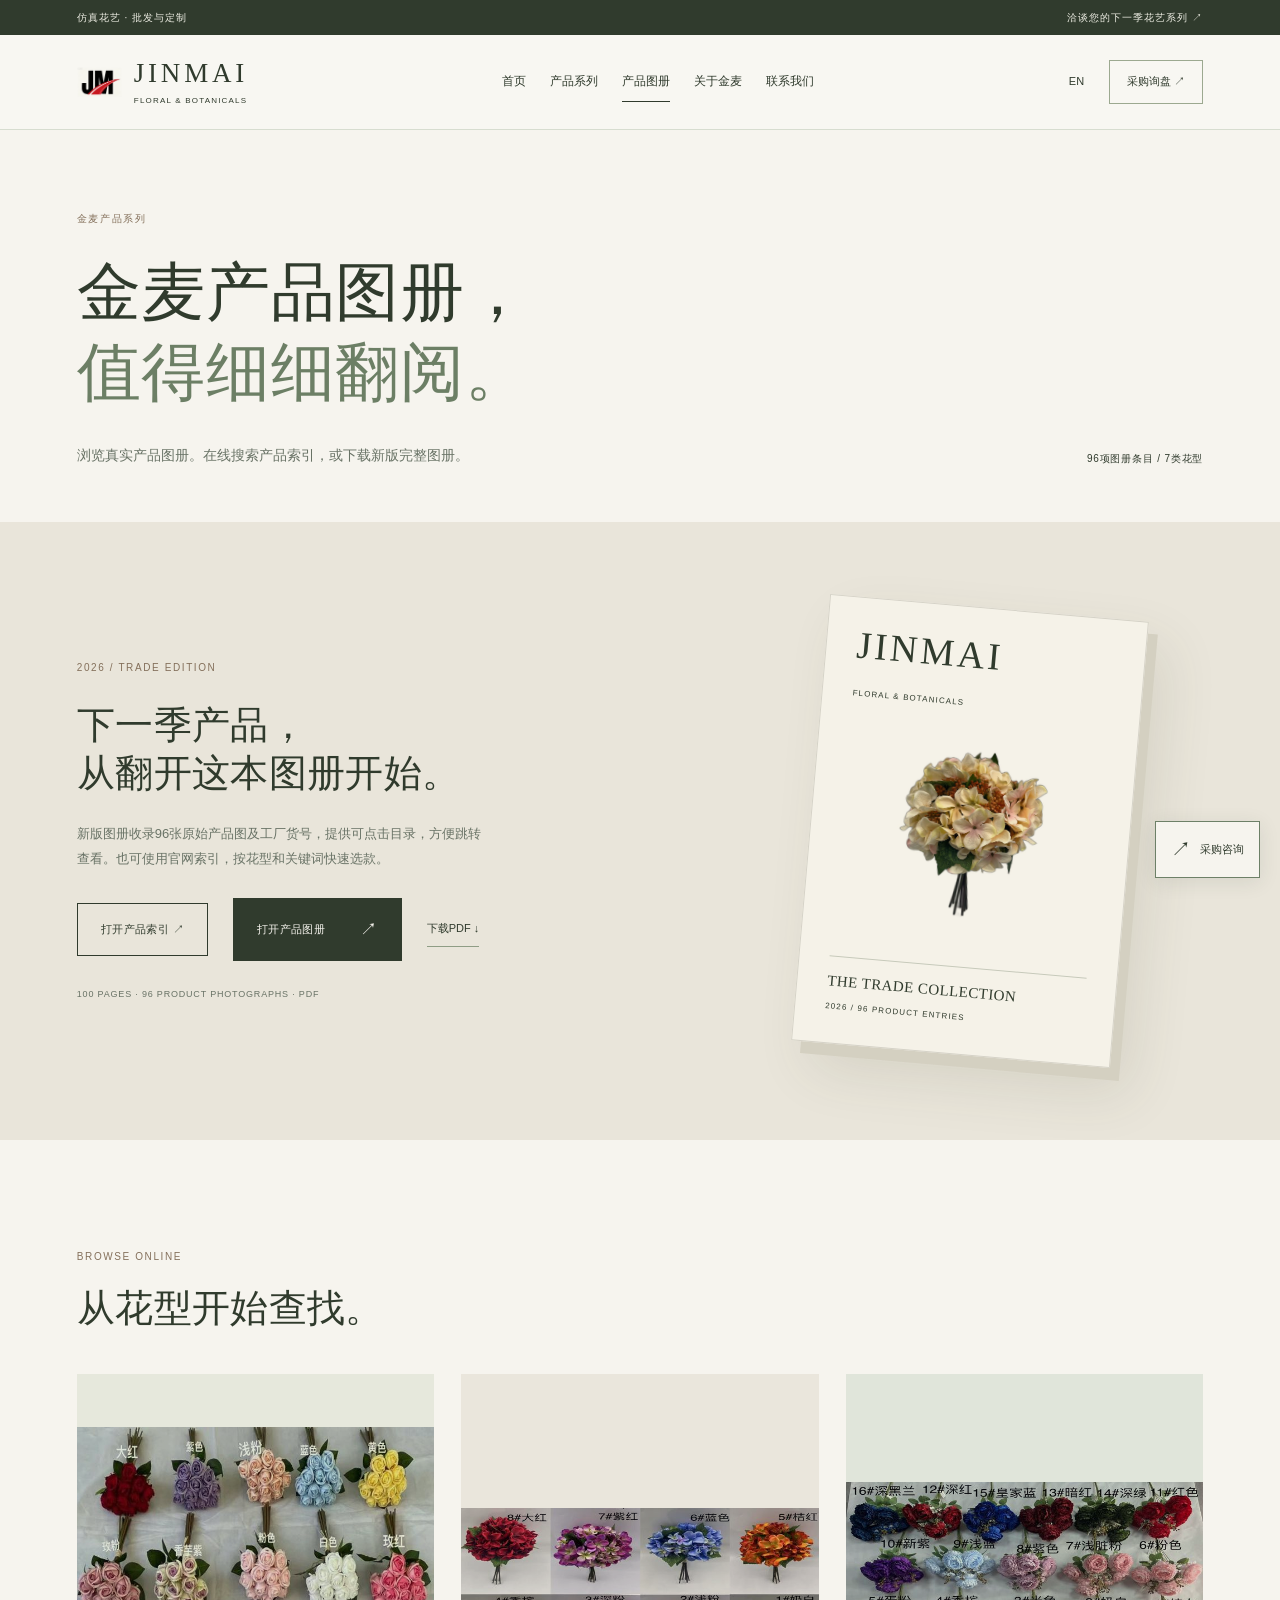
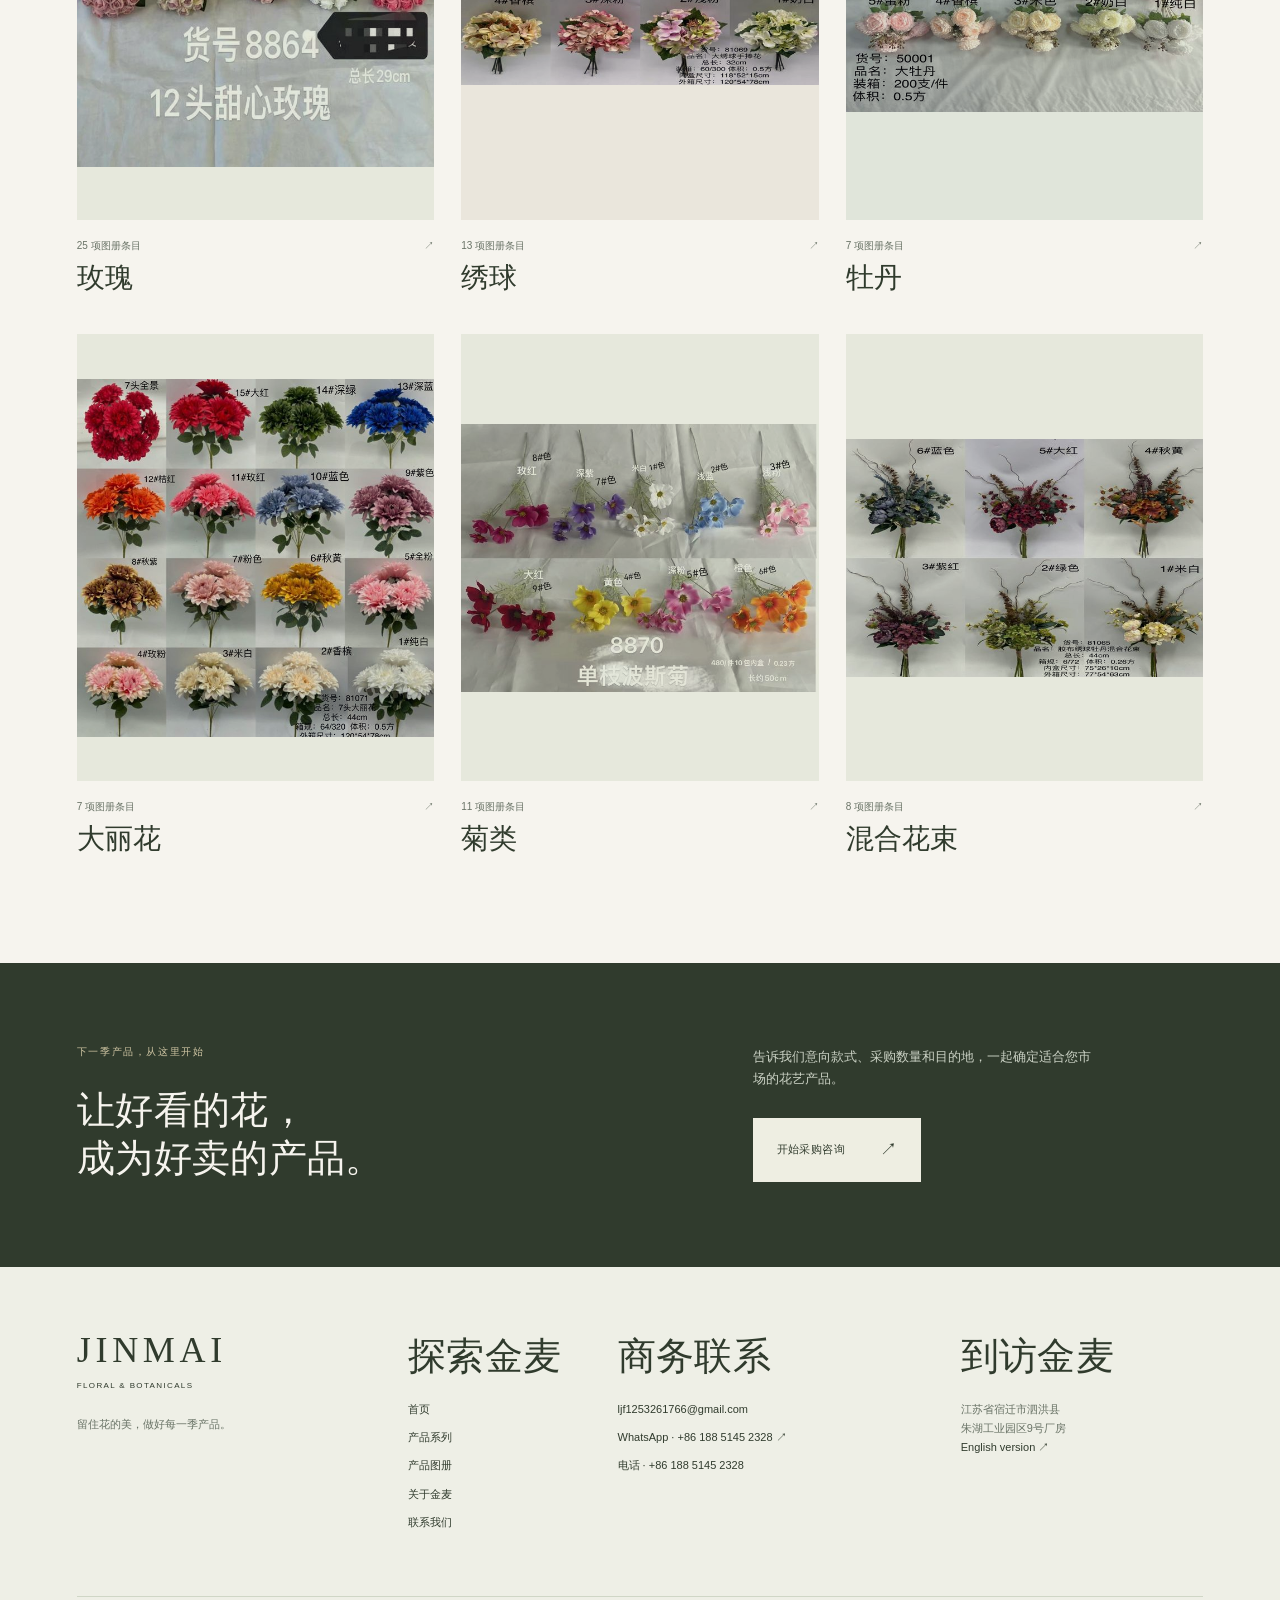
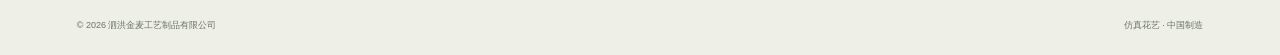
<file: catalogue.html>
<!doctype html>
<html lang="zh-CN">
<head>
<meta charset="utf-8">
<meta name="viewport" content="width=device-width,initial-scale=1">
<title>采购产品图册 | JINMAI FLORAL</title>
<meta name="description" content="金麦采购产品图册，面向批发商、零售商与花艺采购伙伴。浏览真实产品图册，沟通配色、样品、包装与采购需求。">
<meta name="theme-color" content="#253e32">
<link rel="icon" href="assets/logo.png">
<link rel="canonical" href="https://jinmaiflower.com/catalogue.html">
<link rel="alternate" hreflang="en" href="https://jinmaiflower.com/en/catalogue.html">
<link rel="alternate" hreflang="zh-CN" href="https://jinmaiflower.com/catalogue.html">
<meta property="og:title" content="采购产品图册 | JINMAI FLORAL">
<meta property="og:description" content="Artificial flowers for retail and wholesale collections.">
<meta property="og:type" content="website">
<meta property="og:url" content="https://jinmaiflower.com/catalogue.html">
<meta property="og:image" content="https://jinmaiflower.com/assets/real/dahlia/dahlia-16.jpg">
<meta name="baidu-site-verification" content="codeva-QiUB0vgYgg" />
<meta name="google-site-verification" content="Fa9G5teHjHrF9xwTCtpmVbXDc6eBg2aT5vuTZiyGIMo" />
<link rel="stylesheet" href="css/style.css?v=20261118-catalogue">
<script type="application/ld+json">{"@context": "https://schema.org", "@type": "Organization", "name": "泗洪金麦工艺制品有限公司", "alternateName": "Jinmai Floral", "url": "https://jinmaiflower.com/", "logo": "https://jinmaiflower.com/assets/logo.png", "email": "ljf1253261766@gmail.com", "telephone": "+86-188-5145-2328", "address": {"@type": "PostalAddress", "addressCountry": "CN", "addressRegion": "Jiangsu", "addressLocality": "Sihong", "streetAddress": "Building 9, Zhuhu Industrial Park"}}</script>
</head>
<body><a class="skip" href="#main">跳至正文</a>
<div class="announcement">
<div class="wrap"><span>仿真花艺 · 批发与定制</span><a href="contact.html">洽谈您的下一季花艺系列 ↗</a>
</div>
</div>
<header class="header">
<div class="wrap nav"><a class="brand" href="index.html" aria-label="Jinmai Floral — 首页"><img src="assets/logo.png" alt="Jinmai JM" class="logo" loading="eager" decoding="async" fetchpriority="high"><span>JINMAI<span class="brand-sub">FLORAL & BOTANICALS</span></span></a>
<nav id="navigation" aria-label="主导航"><a href="index.html">首页</a><a href="products.html">产品系列</a><a href="catalogue.html" aria-current="page">产品图册</a><a href="about.html">关于金麦</a><a href="contact.html">联系我们</a>
</nav>
<div class="nav-actions"><a class="language" href="en/catalogue.html" lang="en">EN</a><a class="nav-quote" href="contact.html">采购询盘 ↗</a><button class="menu-toggle" aria-expanded="false" aria-controls="navigation" aria-label="展开菜单"><span></span><span></span></button>
</div>
</div>
</header>
<main id="main">
<section class="page-intro wrap"><span class="eyebrow">金麦产品系列</span>
<h1>金麦产品图册，<br><em>值得细细翻阅。</em></h1>
<div class="intro-line">
<p>浏览真实产品图册。在线搜索产品索引，或下载新版完整图册。</p><span>96项图册条目 / 7类花型</span>
</div>
</section>
<section class="catalogue-banner catalogue-page"><div class="wrap"><div><span class="eyebrow">2026 / TRADE EDITION</span><h2>下一季产品，<br>从翻开这本图册开始。</h2><p>新版图册收录96张原始产品图及工厂货号，提供可点击目录，方便跳转查看。也可使用官网索引，按花型和关键词快速选款。</p><div class="catalogue-downloads"><a class="button outline" href="products.html">打开产品索引 ↗</a><a class="button solid" href="assets/catalogue/jinmai-product-catalogue-2026.pdf">打开产品图册<span aria-hidden="true">↗</span></a><a class="text-link" href="assets/catalogue/jinmai-product-catalogue-2026.pdf" download>下载PDF ↓</a></div><p class="catalogue-spec">100 PAGES · 96 PRODUCT PHOTOGRAPHS · PDF</p></div><a class="catalogue-cover" href="assets/catalogue/jinmai-product-catalogue-2026.pdf"><span>JINMAI<br><small>FLORAL & BOTANICALS</small></span><img src="assets/real/hydrangea/hydrangea-02.jpg" alt="Jinmai trade catalogue"><div>THE TRADE COLLECTION<br><small>2026 / 96 PRODUCT ENTRIES</small></div></a></div></section><section class="section wrap"><div class="section-heading"><div><span class="eyebrow">BROWSE ONLINE</span><h2>从花型开始查找。</h2></div></div><div class="collection-tiles index-tiles"><a class="collection-tile" href="products.html?collection=rose"><div><img src="assets/catalogue/2026/thumb-001.jpg" alt="玫瑰" loading="lazy"></div><p>25 项图册条目 <span>↗</span></p><h3>玫瑰</h3></a><a class="collection-tile" href="products.html?collection=hydrangea"><div><img src="assets/catalogue/2026/thumb-040.jpg" alt="绣球" loading="lazy"></div><p>13 项图册条目 <span>↗</span></p><h3>绣球</h3></a><a class="collection-tile" href="products.html?collection=peony"><div><img src="assets/catalogue/2026/thumb-059.jpg" alt="牡丹" loading="lazy"></div><p>7 项图册条目 <span>↗</span></p><h3>牡丹</h3></a><a class="collection-tile" href="products.html?collection=dahlia"><div><img src="assets/catalogue/2026/thumb-080.jpg" alt="大丽花" loading="lazy"></div><p>7 项图册条目 <span>↗</span></p><h3>大丽花</h3></a><a class="collection-tile" href="products.html?collection=daisy"><div><img src="assets/catalogue/2026/thumb-037.jpg" alt="菊类" loading="lazy"></div><p>11 项图册条目 <span>↗</span></p><h3>菊类</h3></a><a class="collection-tile" href="products.html?collection=mixed"><div><img src="assets/catalogue/2026/thumb-054.jpg" alt="混合花束" loading="lazy"></div><p>8 项图册条目 <span>↗</span></p><h3>混合花束</h3></a></div></section><section class="trade-cta">
<div class="wrap">
<div><span class="eyebrow">下一季产品，从这里开始</span>
<h2>让好看的花，<br>成为好卖的产品。</h2>
</div>
<div>
<p>告诉我们意向款式、采购数量和目的地，一起确定适合您市场的花艺产品。</p><a class="button solid" href="contact.html">开始采购咨询<span aria-hidden="true">↗</span></a>
</div>
</div>
</section>
</main>
<footer>
<div class="wrap footer-grid">
<div class="footer-brand"><a class="wordmark" href="index.html">JINMAI<span>FLORAL & BOTANICALS</span></a>
<p>留住花的美，做好每一季产品。</p>
</div>
<div>
<h2>探索金麦</h2><a href="index.html">首页</a><a href="products.html">产品系列</a><a href="catalogue.html" aria-current="page">产品图册</a><a href="about.html">关于金麦</a><a href="contact.html">联系我们</a>
</div>
<div>
<h2>商务联系</h2><a href="mailto:ljf1253261766@gmail.com">ljf1253261766@gmail.com</a><a href="https://wa.me/8618851452328" target="_blank" rel="noopener noreferrer">WhatsApp · +86 188 5145 2328 ↗</a><a href="tel:+8618851452328">电话 · +86 188 5145 2328</a>
</div>
<div>
<h2>到访金麦</h2>
<p>江苏省宿迁市泗洪县<br>朱湖工业园区9号厂房</p><a href="en/catalogue.html">English version ↗</a>
</div>
</div>
<div class="wrap footer-bottom"><span>© 2026 泗洪金麦工艺制品有限公司</span><span>仿真花艺 · 中国制造</span>
</div>
</footer><a class="floating-contact" href="contact.html" aria-label="联系采购顾问">↗<span>采购咨询</span></a>
<dialog id="image-dialog" aria-label="产品大图"><button class="dialog-close" aria-label="关闭预览">×</button><img alt="">
<p></p>
<div class="preview-links"><a id="preview-source" href="#" target="_blank" rel="noopener">打开高清原图 ↗</a><a id="preview-pdf" href="#" hidden>图册页 ↗</a><a id="preview-enquiry" href="#" hidden>按此款询盘 ↗</a></div></dialog>
<script src="js/main.js?v=20261118-catalogue" defer></script>
</body>
</html>
</file>
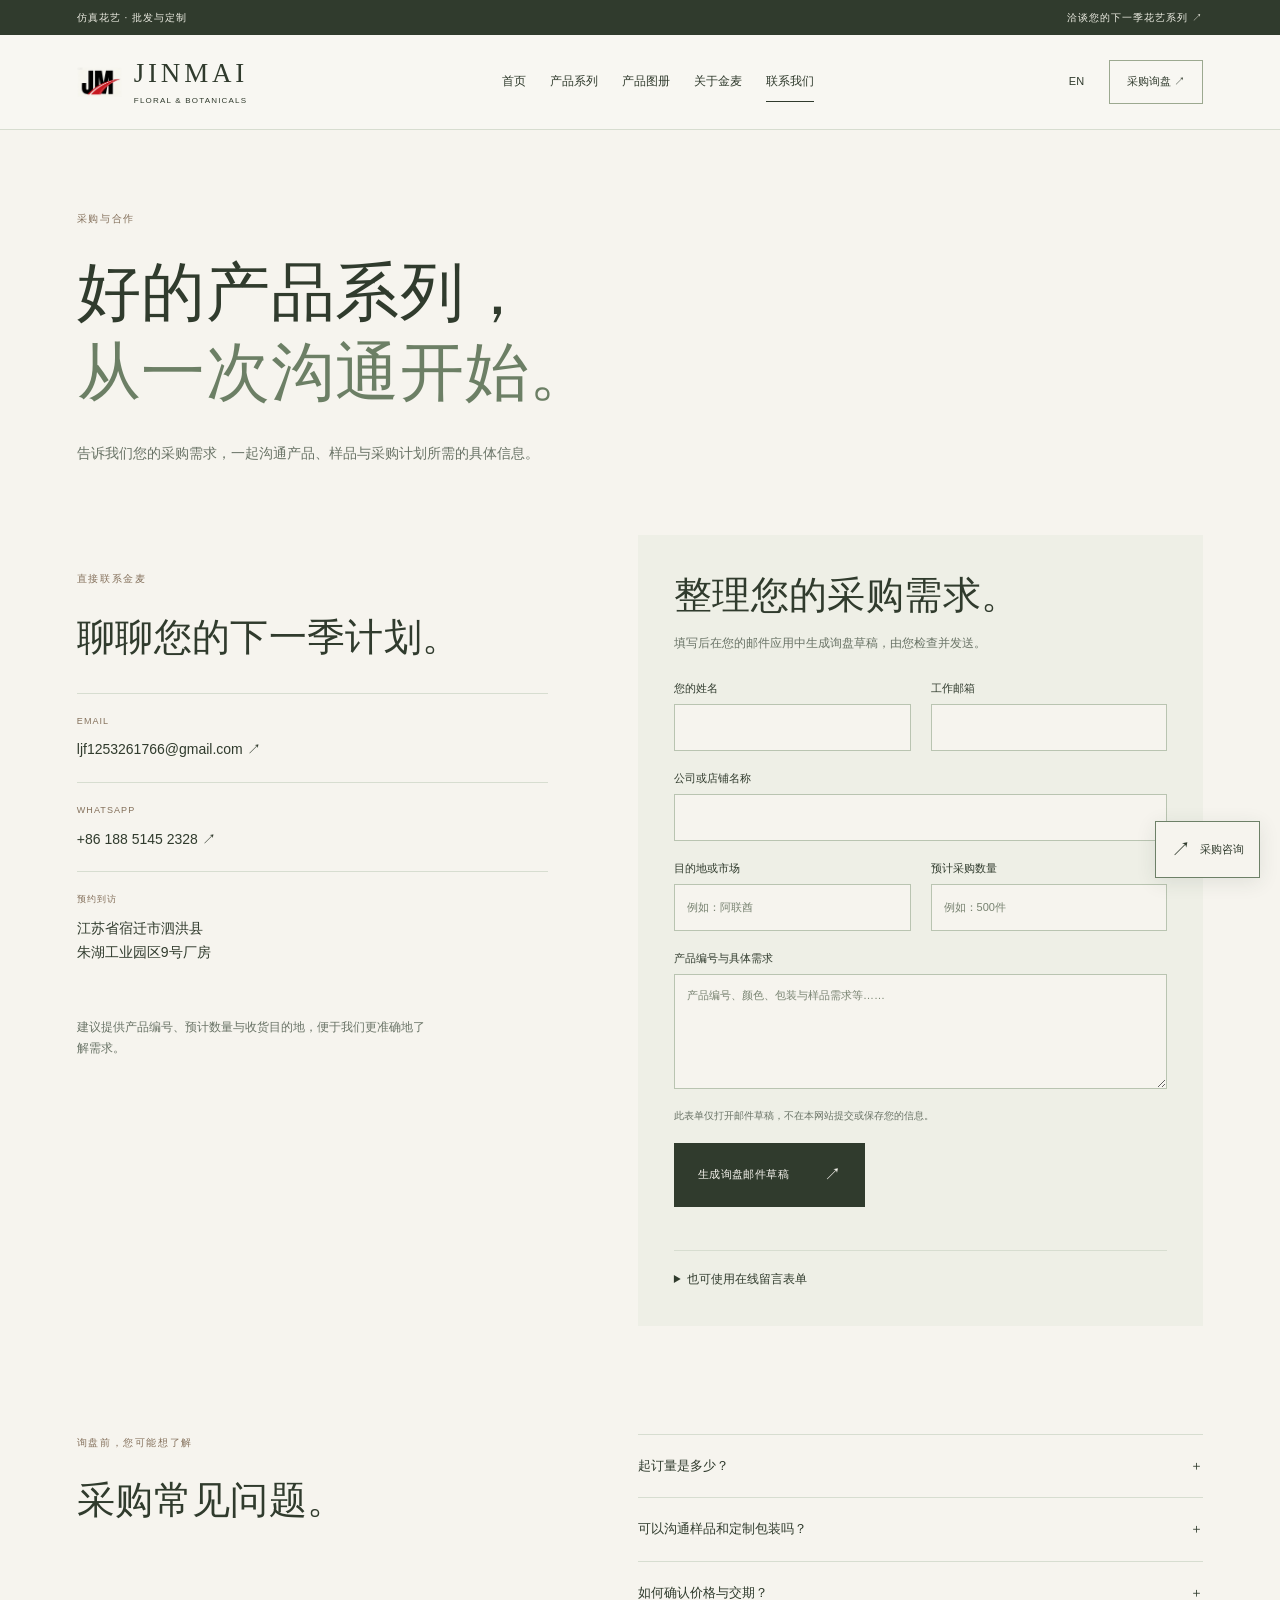
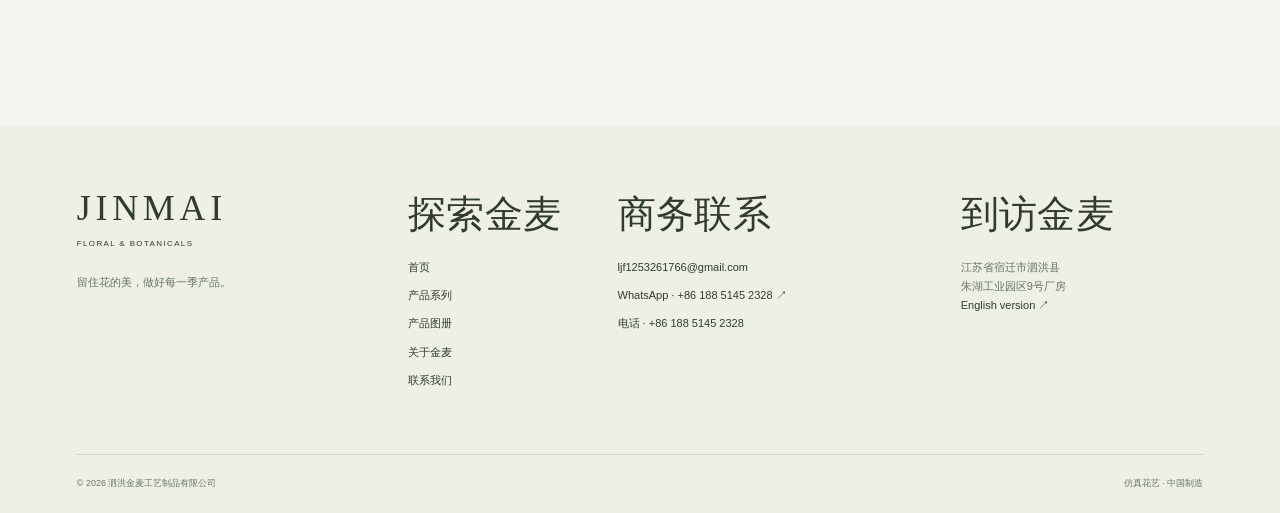
<file: contact.html>
<!doctype html>
<html lang="zh-CN">
<head>
<meta charset="utf-8">
<meta name="viewport" content="width=device-width,initial-scale=1">
<title>采购询盘与联系 | JINMAI FLORAL</title>
<meta name="description" content="金麦仿真花产品系列，面向批发商、零售商与花艺采购伙伴。浏览真实产品图册，沟通配色、样品、包装与采购需求。">
<meta name="theme-color" content="#253e32">
<link rel="icon" href="assets/logo.png">
<link rel="canonical" href="https://jinmaiflower.com/contact.html">
<link rel="alternate" hreflang="en" href="https://jinmaiflower.com/en/contact.html">
<link rel="alternate" hreflang="zh-CN" href="https://jinmaiflower.com/contact.html">
<meta property="og:title" content="采购询盘与联系 | JINMAI FLORAL">
<meta property="og:description" content="Artificial flowers for retail and wholesale collections.">
<meta property="og:type" content="website">
<meta property="og:url" content="https://jinmaiflower.com/contact.html">
<meta property="og:image" content="https://jinmaiflower.com/assets/real/dahlia/dahlia-16.jpg">
<meta name="baidu-site-verification" content="codeva-QiUB0vgYgg" />
<meta name="google-site-verification" content="Fa9G5teHjHrF9xwTCtpmVbXDc6eBg2aT5vuTZiyGIMo" />
<link rel="stylesheet" href="css/style.css?v=20261118-catalogue">
<script type="application/ld+json">{"@context": "https://schema.org", "@type": "Organization", "name": "泗洪金麦工艺制品有限公司", "alternateName": "Jinmai Floral", "url": "https://jinmaiflower.com/", "logo": "https://jinmaiflower.com/assets/logo.png", "email": "ljf1253261766@gmail.com", "telephone": "+86-188-5145-2328", "address": {"@type": "PostalAddress", "addressCountry": "CN", "addressRegion": "Jiangsu", "addressLocality": "Sihong", "streetAddress": "Building 9, Zhuhu Industrial Park"}}</script>
</head>
<body><a class="skip" href="#main">跳至正文</a>
<div class="announcement">
<div class="wrap"><span>仿真花艺 · 批发与定制</span><a href="contact.html">洽谈您的下一季花艺系列 ↗</a>
</div>
</div>
<header class="header">
<div class="wrap nav"><a class="brand" href="index.html" aria-label="Jinmai Floral — 首页"><img src="assets/logo.png" alt="Jinmai JM" class="logo" loading="eager" decoding="async" fetchpriority="high"><span>JINMAI<span class="brand-sub">FLORAL & BOTANICALS</span></span></a>
<nav id="navigation" aria-label="主导航"><a href="index.html">首页</a><a href="products.html">产品系列</a><a href="catalogue.html">产品图册</a><a href="about.html">关于金麦</a><a href="contact.html" aria-current="page">联系我们</a>
</nav>
<div class="nav-actions"><a class="language" href="en/contact.html" lang="en">EN</a><a class="nav-quote" href="contact.html">采购询盘 ↗</a><button class="menu-toggle" aria-expanded="false" aria-controls="navigation" aria-label="展开菜单"><span></span><span></span></button>
</div>
</div>
</header>
<main id="main">
<section class="page-intro wrap"><span class="eyebrow">采购与合作</span>
<h1>好的产品系列，<br><em>从一次沟通开始。</em></h1>
<p class="intro-description">告诉我们您的采购需求，一起沟通产品、样品与采购计划所需的具体信息。</p>
</section>
<section class="section contact-section">
<div class="wrap contact-grid">
<div class="contact-info"><span class="eyebrow">直接联系金麦</span>
<h2>聊聊您的下一季计划。</h2>
<dl class="contact-list">
<div>
<dt>EMAIL</dt>
<dd><a href="mailto:ljf1253261766@gmail.com">ljf1253261766@gmail.com ↗</a></dd>
</div>
<div>
<dt>WHATSAPP</dt>
<dd><a href="https://wa.me/8618851452328" target="_blank" rel="noopener noreferrer">+86 188 5145 2328 ↗</a></dd>
</div>
<div>
<dt>预约到访</dt>
<dd>江苏省宿迁市泗洪县<br>朱湖工业园区9号厂房</dd>
</div>
</dl>
<p class="quiet">建议提供产品编号、预计数量与收货目的地，便于我们更准确地了解需求。</p>
</div>
<div class="enquiry-card">
<h2>整理您的采购需求。</h2>
<p>填写后在您的邮件应用中生成询盘草稿，由您检查并发送。</p>
<form id="enquiry-form">
<div class="form-row">
<label>您的姓名<input name="name" autocomplete="name" required maxlength="100"></label>
<label>工作邮箱<input name="email" type="email" autocomplete="email" required maxlength="200"></label>
</div>
<label>公司或店铺名称<input name="company" autocomplete="organization" maxlength="200"></label>
<div class="form-row">
<label>目的地或市场<input name="destination" placeholder="例如：阿联酋" maxlength="150"></label>
<label>预计采购数量<input name="quantity" placeholder="例如：500件" maxlength="100"></label>
</div>
<label>产品编号与具体需求<textarea name="requirements" rows="4" required maxlength="5000" placeholder="产品编号、颜色、包装与样品需求等……"></textarea></label>
<p class="form-note">此表单仅打开邮件草稿，不在本网站提交或保存您的信息。</p><button class="button solid" type="submit">生成询盘邮件草稿<span aria-hidden="true">↗</span></button>
<div id="draft-status" role="status" aria-live="polite">
</div><noscript>
<p>请使用上方邮箱直接联系我们。</p></noscript>
</form>
<details class="existing-form">
<summary>也可使用在线留言表单</summary>
<p>下方为金麦原有在线留言入口，可直接填写并提交需求。</p><iframe src="https://3usr57t6.jsjform.com/f/GOUd6C?background=white&amp;banner=show&amp;inner_redirect=false&amp;embedded=true" title="也可使用在线留言表单" loading="lazy" height="1057" style="width:100%;border:0"></iframe></details>
</div>
</div>
</section>
<section class="faq wrap">
<div><span class="eyebrow">询盘前，您可能想了解</span>
<h2>采购常见问题。</h2>
</div>
<div>
<details>
<summary>起订量是多少？<span aria-hidden="true">＋</span></summary>
<p>起订量取决于款式、颜色组合与包装方式，请提供意向产品后具体沟通。</p></details>
<details>
<summary>可以沟通样品和定制包装吗？<span aria-hidden="true">＋</span></summary>
<p>可以。请提供产品编号与需求，样品安排、相关费用和定制可行性将逐项确认。</p></details>
<details>
<summary>如何确认价格与交期？<span aria-hidden="true">＋</span></summary>
<p>请提供采购数量、目的地与期望时间。价格、生产计划和运输安排均以具体询盘确认为准。</p></details>
</div>
</section>
</main>
<footer>
<div class="wrap footer-grid">
<div class="footer-brand"><a class="wordmark" href="index.html">JINMAI<span>FLORAL & BOTANICALS</span></a>
<p>留住花的美，做好每一季产品。</p>
</div>
<div>
<h2>探索金麦</h2><a href="index.html">首页</a><a href="products.html">产品系列</a><a href="catalogue.html">产品图册</a><a href="about.html">关于金麦</a><a href="contact.html" aria-current="page">联系我们</a>
</div>
<div>
<h2>商务联系</h2><a href="mailto:ljf1253261766@gmail.com">ljf1253261766@gmail.com</a><a href="https://wa.me/8618851452328" target="_blank" rel="noopener noreferrer">WhatsApp · +86 188 5145 2328 ↗</a><a href="tel:+8618851452328">电话 · +86 188 5145 2328</a>
</div>
<div>
<h2>到访金麦</h2>
<p>江苏省宿迁市泗洪县<br>朱湖工业园区9号厂房</p><a href="en/contact.html">English version ↗</a>
</div>
</div>
<div class="wrap footer-bottom"><span>© 2026 泗洪金麦工艺制品有限公司</span><span>仿真花艺 · 中国制造</span>
</div>
</footer><a class="floating-contact" href="contact.html" aria-label="联系采购顾问">↗<span>采购咨询</span></a>
<dialog id="image-dialog" aria-label="产品大图"><button class="dialog-close" aria-label="关闭预览">×</button><img alt="">
<p></p>
<div class="preview-links"><a id="preview-source" href="#" target="_blank" rel="noopener">打开高清原图 ↗</a><a id="preview-pdf" href="#" hidden>图册页 ↗</a><a id="preview-enquiry" href="#" hidden>按此款询盘 ↗</a></div></dialog>
<script src="js/main.js?v=20261118-catalogue" defer></script>
</body>
</html>
</file>
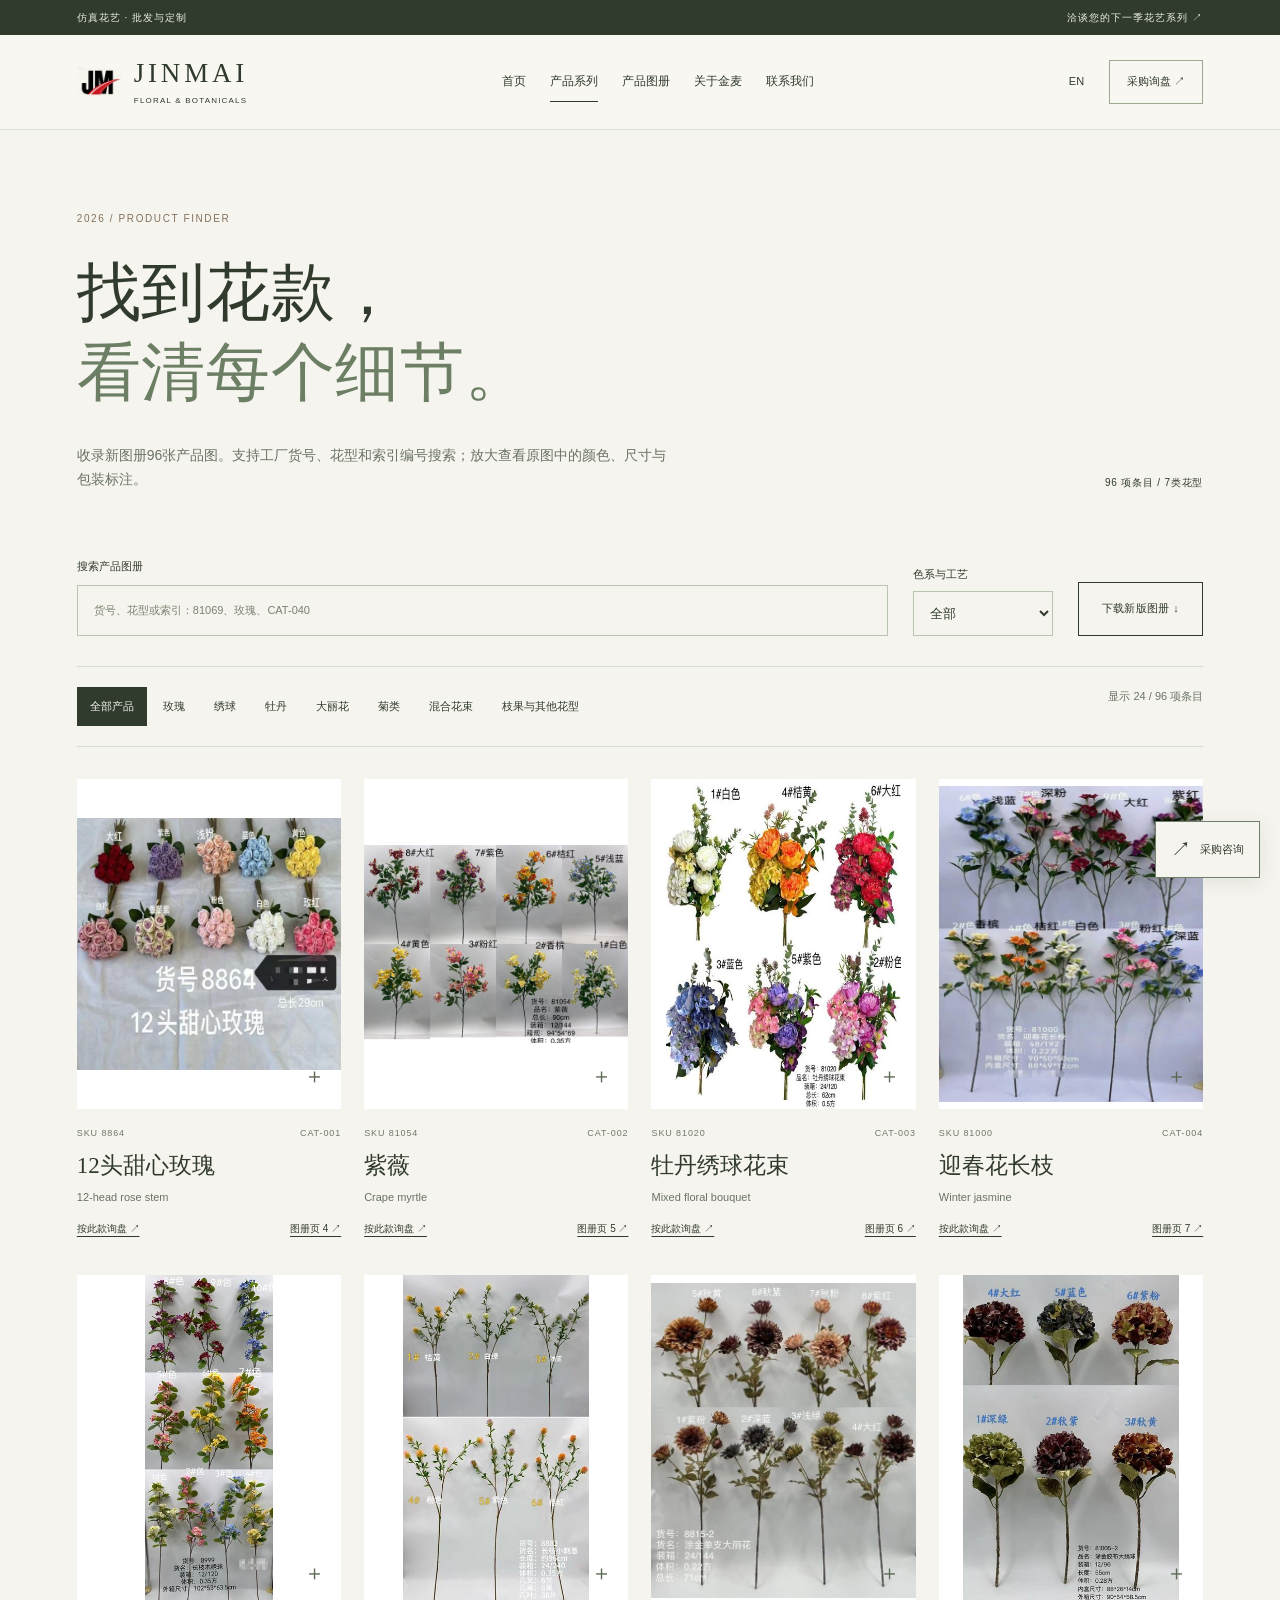
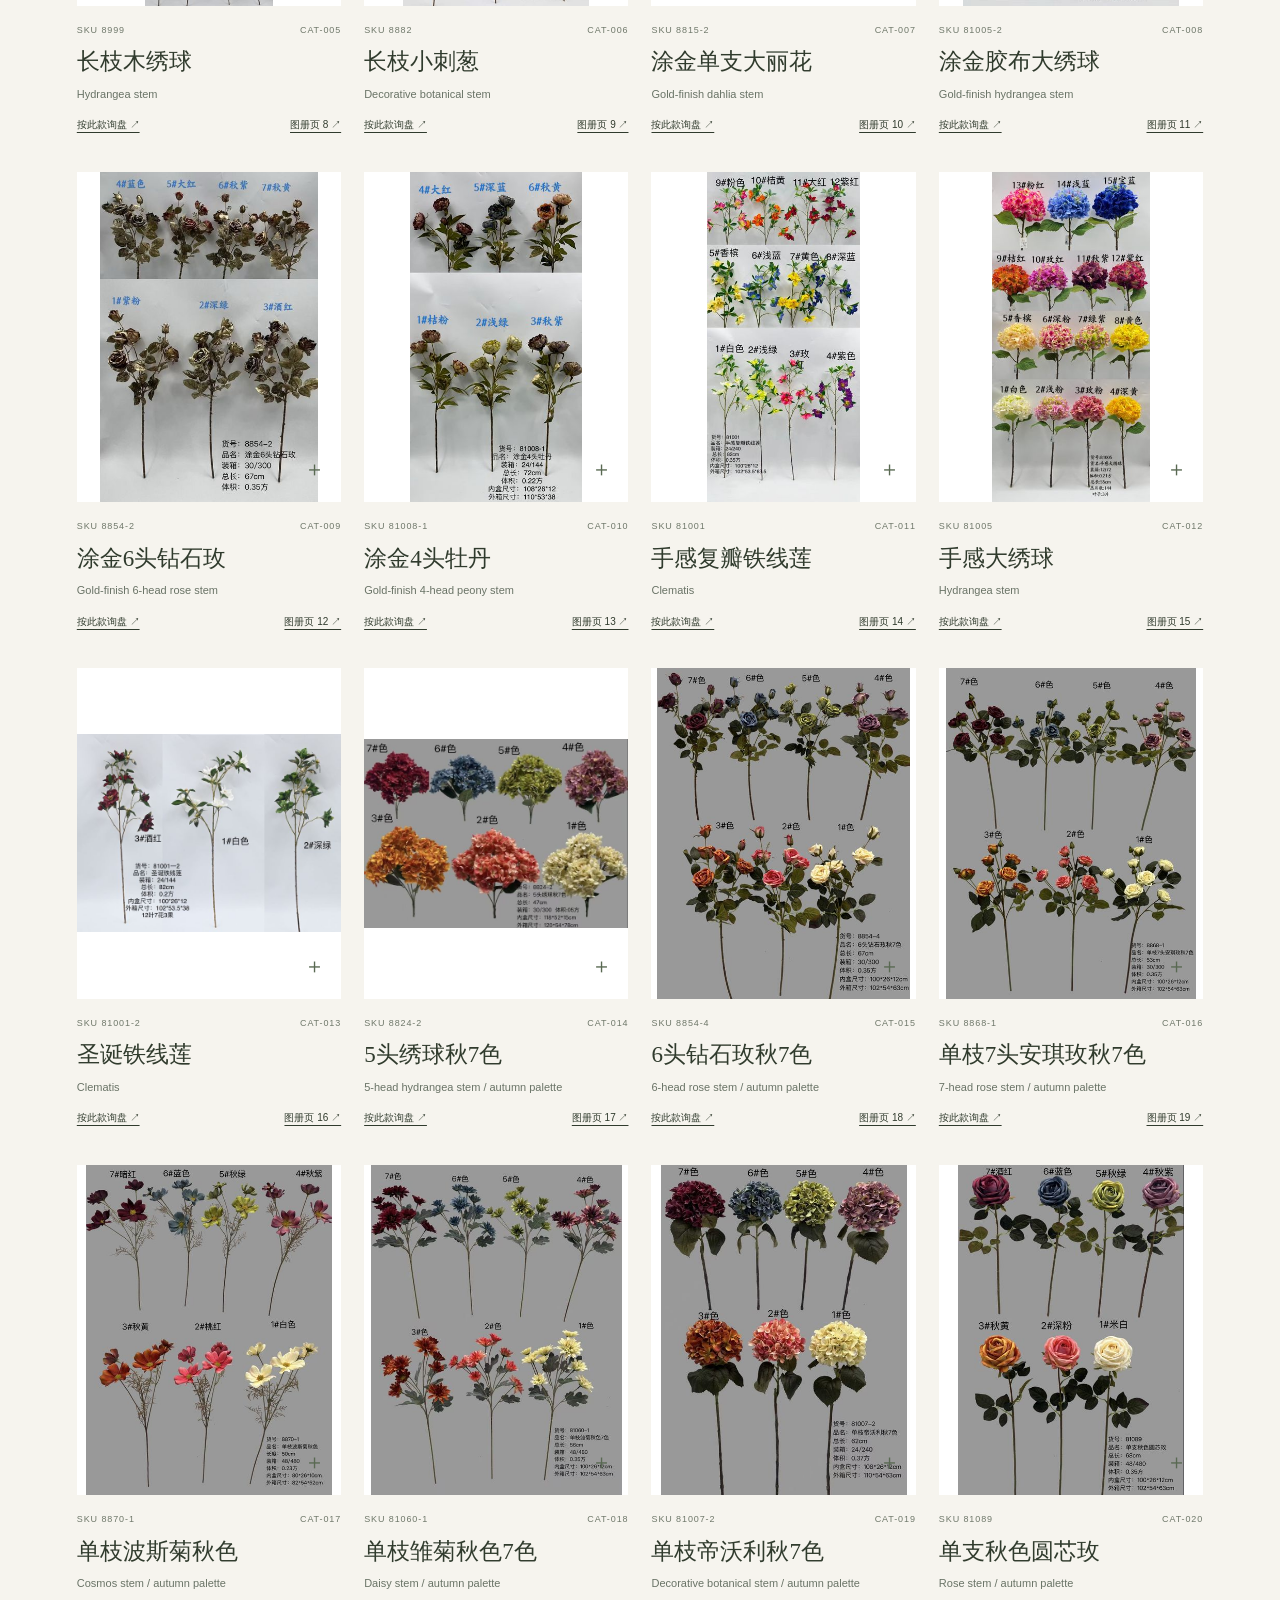
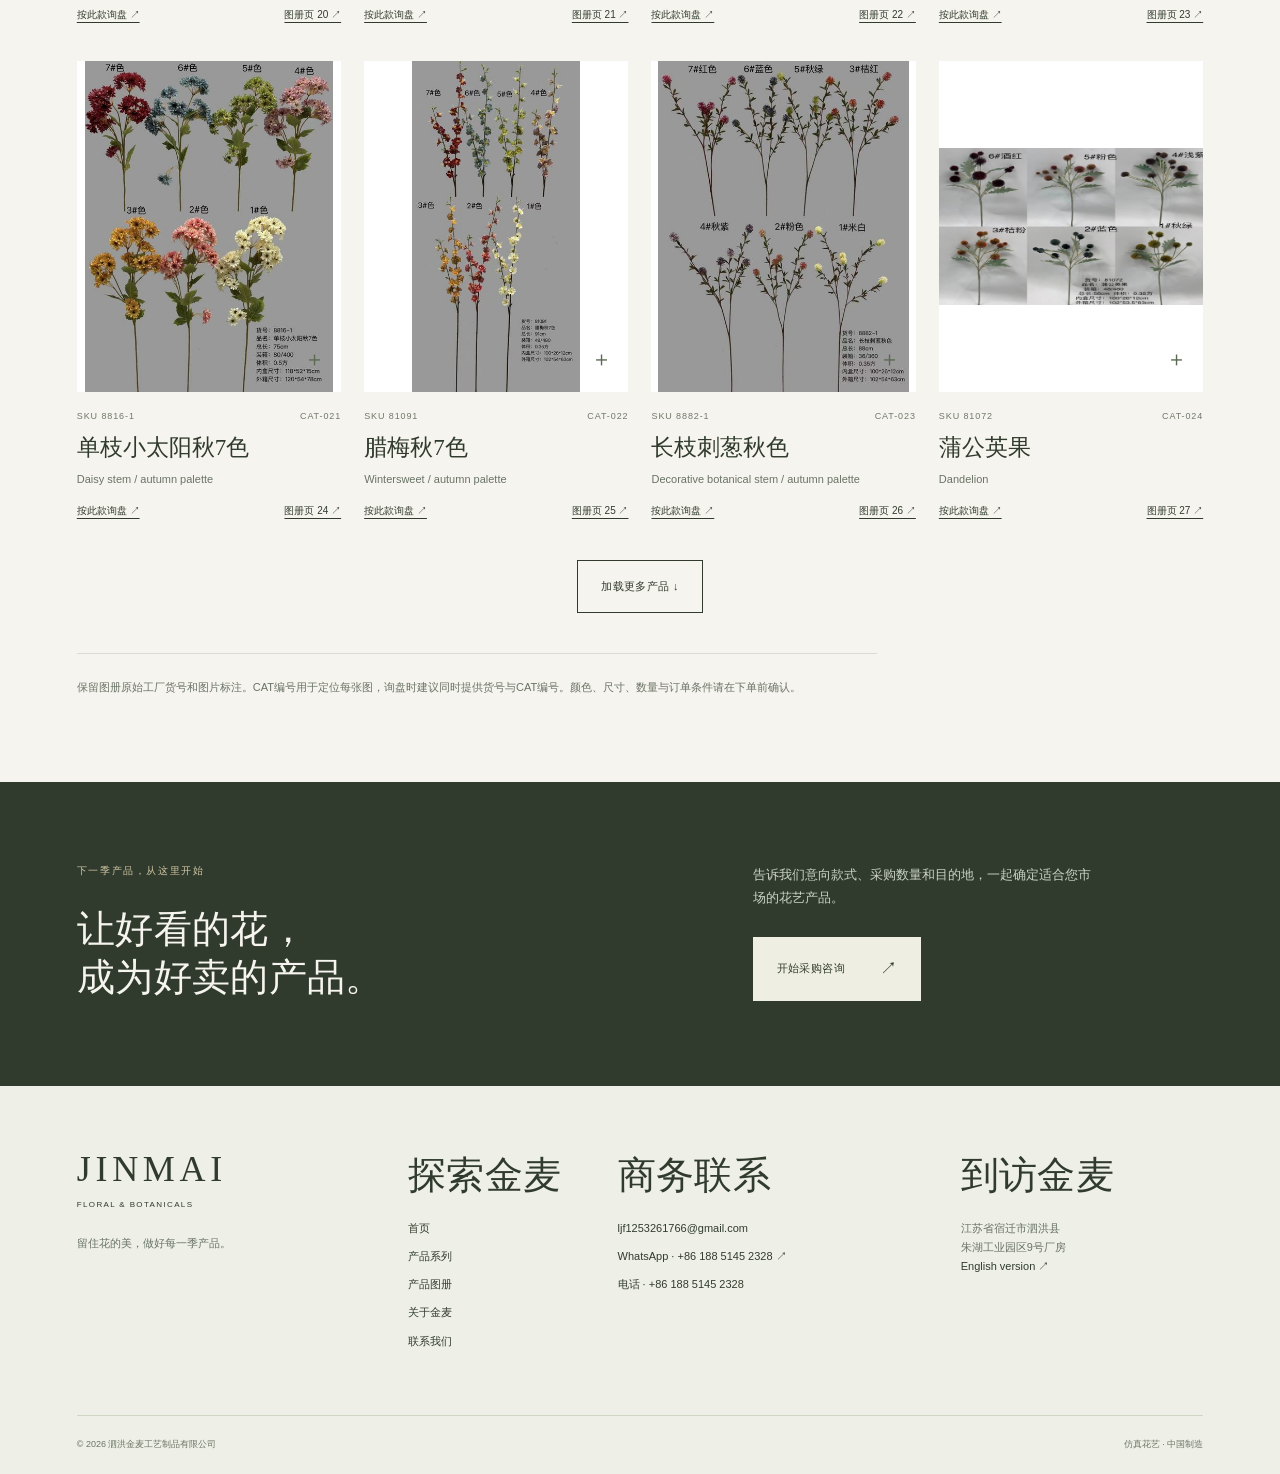
<file: products.html>
<!doctype html>
<html lang="zh-CN">
<head>
<meta charset="utf-8">
<meta name="viewport" content="width=device-width,initial-scale=1">
<title>仿真花产品系列 | JINMAI FLORAL</title>
<meta name="description" content="金麦仿真花产品系列，面向批发商、零售商与花艺采购伙伴。浏览真实产品图册，沟通配色、样品、包装与采购需求。">
<meta name="theme-color" content="#253e32">
<link rel="icon" href="assets/logo.png">
<link rel="canonical" href="https://jinmaiflower.com/products.html">
<link rel="alternate" hreflang="en" href="https://jinmaiflower.com/en/products.html">
<link rel="alternate" hreflang="zh-CN" href="https://jinmaiflower.com/products.html">
<meta property="og:title" content="仿真花产品系列 | JINMAI FLORAL">
<meta property="og:description" content="Artificial flowers for retail and wholesale collections.">
<meta property="og:type" content="website">
<meta property="og:url" content="https://jinmaiflower.com/products.html">
<meta property="og:image" content="https://jinmaiflower.com/assets/real/dahlia/dahlia-16.jpg">
<meta name="baidu-site-verification" content="codeva-QiUB0vgYgg" />
<meta name="google-site-verification" content="Fa9G5teHjHrF9xwTCtpmVbXDc6eBg2aT5vuTZiyGIMo" />
<link rel="stylesheet" href="css/style.css?v=20261118-catalogue">
<script type="application/ld+json">{"@context": "https://schema.org", "@type": "Organization", "name": "泗洪金麦工艺制品有限公司", "alternateName": "Jinmai Floral", "url": "https://jinmaiflower.com/", "logo": "https://jinmaiflower.com/assets/logo.png", "email": "ljf1253261766@gmail.com", "telephone": "+86-188-5145-2328", "address": {"@type": "PostalAddress", "addressCountry": "CN", "addressRegion": "Jiangsu", "addressLocality": "Sihong", "streetAddress": "Building 9, Zhuhu Industrial Park"}}</script>
</head>
<body><a class="skip" href="#main">跳至正文</a>
<div class="announcement">
<div class="wrap"><span>仿真花艺 · 批发与定制</span><a href="contact.html">洽谈您的下一季花艺系列 ↗</a>
</div>
</div>
<header class="header">
<div class="wrap nav"><a class="brand" href="index.html" aria-label="Jinmai Floral — 首页"><img src="assets/logo.png" alt="Jinmai JM" class="logo" loading="eager" decoding="async" fetchpriority="high"><span>JINMAI<span class="brand-sub">FLORAL & BOTANICALS</span></span></a>
<nav id="navigation" aria-label="主导航"><a href="index.html">首页</a><a href="products.html" aria-current="page">产品系列</a><a href="catalogue.html">产品图册</a><a href="about.html">关于金麦</a><a href="contact.html">联系我们</a>
</nav>
<div class="nav-actions"><a class="language" href="en/products.html" lang="en">EN</a><a class="nav-quote" href="contact.html">采购询盘 ↗</a><button class="menu-toggle" aria-expanded="false" aria-controls="navigation" aria-label="展开菜单"><span></span><span></span></button>
</div>
</div>
</header>
<main id="main">
<section class="page-intro wrap"><span class="eyebrow">2026 / PRODUCT FINDER</span><h1>找到花款，<br><em>看清每个细节。</em></h1><div class="intro-line"><p>收录新图册96张产品图。支持工厂货号、花型和索引编号搜索；放大查看原图中的颜色、尺寸与包装标注。</p><span>96 项条目 / 7类花型</span></div></section><section class="catalog-section wrap"><div class="catalogue-tools"><label class="catalogue-search">搜索产品图册<input id="product-search" type="search" placeholder="货号、花型或索引：81069、玫瑰、CAT-040"></label><label>色系与工艺<select id="finish-filter"><option value="all">全部</option><option value="autumn">秋色系列</option><option value="gold">涂金系列</option></select></label><a class="button outline" href="assets/catalogue/jinmai-product-catalogue-2026.pdf" download>下载新版图册 ↓</a></div><div class="catalog-toolbar"><div class="filters" role="group" aria-label="花型分类"><button class="filter active" data-filter="all" aria-pressed="true">全部产品</button><button class="filter" data-filter="rose" aria-pressed="false">玫瑰</button><button class="filter" data-filter="hydrangea" aria-pressed="false">绣球</button><button class="filter" data-filter="peony" aria-pressed="false">牡丹</button><button class="filter" data-filter="dahlia" aria-pressed="false">大丽花</button><button class="filter" data-filter="daisy" aria-pressed="false">菊类</button><button class="filter" data-filter="mixed" aria-pressed="false">混合花束</button><button class="filter" data-filter="botanical" aria-pressed="false">枝果与其他花型</button></div><span id="result-count" role="status" aria-live="polite"></span></div><div class="catalog-grid"><article class="product source-product" id="cat-001" data-category="rose" data-finish="standard" data-search="CAT-001 8864 12头甜心玫瑰 12-head rose stem Roses"><button class="product-image" data-preview="assets/catalogue/2026/product-001.jpg" data-caption="12头甜心玫瑰 / SKU 8864 / CAT-001" data-enquiry="contact.html?product=SKU%208864%20/%20CAT-001%20/%2012%E5%A4%B4%E7%94%9C%E5%BF%83%E7%8E%AB%E7%91%B0%20/%2012-head%20rose%20stem" data-pdf="assets/catalogue/jinmai-product-catalogue-2026.pdf#page=4" aria-label="查看 12头甜心玫瑰"><img src="assets/catalogue/2026/thumb-001.jpg" alt="12头甜心玫瑰 / SKU 8864" loading="lazy" decoding="async"><span class="zoom" aria-hidden="true">＋</span></button><div class="product-meta"><span>SKU 8864</span><span>CAT-001</span></div><h3>12头甜心玫瑰</h3><p>12-head rose stem</p><div class="product-links"><a class="inquire" href="contact.html?product=SKU%208864%20/%20CAT-001%20/%2012%E5%A4%B4%E7%94%9C%E5%BF%83%E7%8E%AB%E7%91%B0%20/%2012-head%20rose%20stem">按此款询盘 ↗</a><a href="assets/catalogue/jinmai-product-catalogue-2026.pdf#page=4">图册页 4 ↗</a></div></article><article class="product source-product" id="cat-002" data-category="botanical" data-finish="standard" data-search="CAT-002 81054 紫薇 Crape myrtle Botanicals &amp; other stems"><button class="product-image" data-preview="assets/catalogue/2026/product-002.jpg" data-caption="紫薇 / SKU 81054 / CAT-002" data-enquiry="contact.html?product=SKU%2081054%20/%20CAT-002%20/%20%E7%B4%AB%E8%96%87%20/%20Crape%20myrtle" data-pdf="assets/catalogue/jinmai-product-catalogue-2026.pdf#page=5" aria-label="查看 紫薇"><img src="assets/catalogue/2026/thumb-002.jpg" alt="紫薇 / SKU 81054" loading="lazy" decoding="async"><span class="zoom" aria-hidden="true">＋</span></button><div class="product-meta"><span>SKU 81054</span><span>CAT-002</span></div><h3>紫薇</h3><p>Crape myrtle</p><div class="product-links"><a class="inquire" href="contact.html?product=SKU%2081054%20/%20CAT-002%20/%20%E7%B4%AB%E8%96%87%20/%20Crape%20myrtle">按此款询盘 ↗</a><a href="assets/catalogue/jinmai-product-catalogue-2026.pdf#page=5">图册页 5 ↗</a></div></article><article class="product source-product" id="cat-003" data-category="mixed" data-finish="standard" data-search="CAT-003 81020 牡丹绣球花束 Mixed floral bouquet Mixed bouquets"><button class="product-image" data-preview="assets/catalogue/2026/product-003.jpg" data-caption="牡丹绣球花束 / SKU 81020 / CAT-003" data-enquiry="contact.html?product=SKU%2081020%20/%20CAT-003%20/%20%E7%89%A1%E4%B8%B9%E7%BB%A3%E7%90%83%E8%8A%B1%E6%9D%9F%20/%20Mixed%20floral%20bouquet" data-pdf="assets/catalogue/jinmai-product-catalogue-2026.pdf#page=6" aria-label="查看 牡丹绣球花束"><img src="assets/catalogue/2026/thumb-003.jpg" alt="牡丹绣球花束 / SKU 81020" loading="lazy" decoding="async"><span class="zoom" aria-hidden="true">＋</span></button><div class="product-meta"><span>SKU 81020</span><span>CAT-003</span></div><h3>牡丹绣球花束</h3><p>Mixed floral bouquet</p><div class="product-links"><a class="inquire" href="contact.html?product=SKU%2081020%20/%20CAT-003%20/%20%E7%89%A1%E4%B8%B9%E7%BB%A3%E7%90%83%E8%8A%B1%E6%9D%9F%20/%20Mixed%20floral%20bouquet">按此款询盘 ↗</a><a href="assets/catalogue/jinmai-product-catalogue-2026.pdf#page=6">图册页 6 ↗</a></div></article><article class="product source-product" id="cat-004" data-category="botanical" data-finish="standard" data-search="CAT-004 81000 迎春花长枝 Winter jasmine Botanicals &amp; other stems"><button class="product-image" data-preview="assets/catalogue/2026/product-004.jpg" data-caption="迎春花长枝 / SKU 81000 / CAT-004" data-enquiry="contact.html?product=SKU%2081000%20/%20CAT-004%20/%20%E8%BF%8E%E6%98%A5%E8%8A%B1%E9%95%BF%E6%9E%9D%20/%20Winter%20jasmine" data-pdf="assets/catalogue/jinmai-product-catalogue-2026.pdf#page=7" aria-label="查看 迎春花长枝"><img src="assets/catalogue/2026/thumb-004.jpg" alt="迎春花长枝 / SKU 81000" loading="lazy" decoding="async"><span class="zoom" aria-hidden="true">＋</span></button><div class="product-meta"><span>SKU 81000</span><span>CAT-004</span></div><h3>迎春花长枝</h3><p>Winter jasmine</p><div class="product-links"><a class="inquire" href="contact.html?product=SKU%2081000%20/%20CAT-004%20/%20%E8%BF%8E%E6%98%A5%E8%8A%B1%E9%95%BF%E6%9E%9D%20/%20Winter%20jasmine">按此款询盘 ↗</a><a href="assets/catalogue/jinmai-product-catalogue-2026.pdf#page=7">图册页 7 ↗</a></div></article><article class="product source-product" id="cat-005" data-category="hydrangea" data-finish="standard" data-search="CAT-005 8999 长枝木绣球 Hydrangea stem Hydrangeas"><button class="product-image" data-preview="assets/catalogue/2026/product-005.jpg" data-caption="长枝木绣球 / SKU 8999 / CAT-005" data-enquiry="contact.html?product=SKU%208999%20/%20CAT-005%20/%20%E9%95%BF%E6%9E%9D%E6%9C%A8%E7%BB%A3%E7%90%83%20/%20Hydrangea%20stem" data-pdf="assets/catalogue/jinmai-product-catalogue-2026.pdf#page=8" aria-label="查看 长枝木绣球"><img src="assets/catalogue/2026/thumb-005.jpg" alt="长枝木绣球 / SKU 8999" loading="lazy" decoding="async"><span class="zoom" aria-hidden="true">＋</span></button><div class="product-meta"><span>SKU 8999</span><span>CAT-005</span></div><h3>长枝木绣球</h3><p>Hydrangea stem</p><div class="product-links"><a class="inquire" href="contact.html?product=SKU%208999%20/%20CAT-005%20/%20%E9%95%BF%E6%9E%9D%E6%9C%A8%E7%BB%A3%E7%90%83%20/%20Hydrangea%20stem">按此款询盘 ↗</a><a href="assets/catalogue/jinmai-product-catalogue-2026.pdf#page=8">图册页 8 ↗</a></div></article><article class="product source-product" id="cat-006" data-category="botanical" data-finish="standard" data-search="CAT-006 8882 长枝小刺葱 Decorative botanical stem Botanicals &amp; other stems"><button class="product-image" data-preview="assets/catalogue/2026/product-006.jpg" data-caption="长枝小刺葱 / SKU 8882 / CAT-006" data-enquiry="contact.html?product=SKU%208882%20/%20CAT-006%20/%20%E9%95%BF%E6%9E%9D%E5%B0%8F%E5%88%BA%E8%91%B1%20/%20Decorative%20botanical%20stem" data-pdf="assets/catalogue/jinmai-product-catalogue-2026.pdf#page=9" aria-label="查看 长枝小刺葱"><img src="assets/catalogue/2026/thumb-006.jpg" alt="长枝小刺葱 / SKU 8882" loading="lazy" decoding="async"><span class="zoom" aria-hidden="true">＋</span></button><div class="product-meta"><span>SKU 8882</span><span>CAT-006</span></div><h3>长枝小刺葱</h3><p>Decorative botanical stem</p><div class="product-links"><a class="inquire" href="contact.html?product=SKU%208882%20/%20CAT-006%20/%20%E9%95%BF%E6%9E%9D%E5%B0%8F%E5%88%BA%E8%91%B1%20/%20Decorative%20botanical%20stem">按此款询盘 ↗</a><a href="assets/catalogue/jinmai-product-catalogue-2026.pdf#page=9">图册页 9 ↗</a></div></article><article class="product source-product" id="cat-007" data-category="dahlia" data-finish="gold" data-search="CAT-007 8815-2 涂金单支大丽花 Gold-finish dahlia stem Dahlias"><button class="product-image" data-preview="assets/catalogue/2026/product-007.jpg" data-caption="涂金单支大丽花 / SKU 8815-2 / CAT-007" data-enquiry="contact.html?product=SKU%208815-2%20/%20CAT-007%20/%20%E6%B6%82%E9%87%91%E5%8D%95%E6%94%AF%E5%A4%A7%E4%B8%BD%E8%8A%B1%20/%20Gold-finish%20dahlia%20stem" data-pdf="assets/catalogue/jinmai-product-catalogue-2026.pdf#page=10" aria-label="查看 涂金单支大丽花"><img src="assets/catalogue/2026/thumb-007.jpg" alt="涂金单支大丽花 / SKU 8815-2" loading="lazy" decoding="async"><span class="zoom" aria-hidden="true">＋</span></button><div class="product-meta"><span>SKU 8815-2</span><span>CAT-007</span></div><h3>涂金单支大丽花</h3><p>Gold-finish dahlia stem</p><div class="product-links"><a class="inquire" href="contact.html?product=SKU%208815-2%20/%20CAT-007%20/%20%E6%B6%82%E9%87%91%E5%8D%95%E6%94%AF%E5%A4%A7%E4%B8%BD%E8%8A%B1%20/%20Gold-finish%20dahlia%20stem">按此款询盘 ↗</a><a href="assets/catalogue/jinmai-product-catalogue-2026.pdf#page=10">图册页 10 ↗</a></div></article><article class="product source-product" id="cat-008" data-category="hydrangea" data-finish="gold" data-search="CAT-008 81005-2 涂金胶布大绣球 Gold-finish hydrangea stem Hydrangeas"><button class="product-image" data-preview="assets/catalogue/2026/product-008.jpg" data-caption="涂金胶布大绣球 / SKU 81005-2 / CAT-008" data-enquiry="contact.html?product=SKU%2081005-2%20/%20CAT-008%20/%20%E6%B6%82%E9%87%91%E8%83%B6%E5%B8%83%E5%A4%A7%E7%BB%A3%E7%90%83%20/%20Gold-finish%20hydrangea%20stem" data-pdf="assets/catalogue/jinmai-product-catalogue-2026.pdf#page=11" aria-label="查看 涂金胶布大绣球"><img src="assets/catalogue/2026/thumb-008.jpg" alt="涂金胶布大绣球 / SKU 81005-2" loading="lazy" decoding="async"><span class="zoom" aria-hidden="true">＋</span></button><div class="product-meta"><span>SKU 81005-2</span><span>CAT-008</span></div><h3>涂金胶布大绣球</h3><p>Gold-finish hydrangea stem</p><div class="product-links"><a class="inquire" href="contact.html?product=SKU%2081005-2%20/%20CAT-008%20/%20%E6%B6%82%E9%87%91%E8%83%B6%E5%B8%83%E5%A4%A7%E7%BB%A3%E7%90%83%20/%20Gold-finish%20hydrangea%20stem">按此款询盘 ↗</a><a href="assets/catalogue/jinmai-product-catalogue-2026.pdf#page=11">图册页 11 ↗</a></div></article><article class="product source-product" id="cat-009" data-category="rose" data-finish="gold" data-search="CAT-009 8854-2 涂金6头钻石玫 Gold-finish 6-head rose stem Roses"><button class="product-image" data-preview="assets/catalogue/2026/product-009.jpg" data-caption="涂金6头钻石玫 / SKU 8854-2 / CAT-009" data-enquiry="contact.html?product=SKU%208854-2%20/%20CAT-009%20/%20%E6%B6%82%E9%87%916%E5%A4%B4%E9%92%BB%E7%9F%B3%E7%8E%AB%20/%20Gold-finish%206-head%20rose%20stem" data-pdf="assets/catalogue/jinmai-product-catalogue-2026.pdf#page=12" aria-label="查看 涂金6头钻石玫"><img src="assets/catalogue/2026/thumb-009.jpg" alt="涂金6头钻石玫 / SKU 8854-2" loading="lazy" decoding="async"><span class="zoom" aria-hidden="true">＋</span></button><div class="product-meta"><span>SKU 8854-2</span><span>CAT-009</span></div><h3>涂金6头钻石玫</h3><p>Gold-finish 6-head rose stem</p><div class="product-links"><a class="inquire" href="contact.html?product=SKU%208854-2%20/%20CAT-009%20/%20%E6%B6%82%E9%87%916%E5%A4%B4%E9%92%BB%E7%9F%B3%E7%8E%AB%20/%20Gold-finish%206-head%20rose%20stem">按此款询盘 ↗</a><a href="assets/catalogue/jinmai-product-catalogue-2026.pdf#page=12">图册页 12 ↗</a></div></article><article class="product source-product" id="cat-010" data-category="peony" data-finish="gold" data-search="CAT-010 81008-1 涂金4头牡丹 Gold-finish 4-head peony stem Peonies"><button class="product-image" data-preview="assets/catalogue/2026/product-010.jpg" data-caption="涂金4头牡丹 / SKU 81008-1 / CAT-010" data-enquiry="contact.html?product=SKU%2081008-1%20/%20CAT-010%20/%20%E6%B6%82%E9%87%914%E5%A4%B4%E7%89%A1%E4%B8%B9%20/%20Gold-finish%204-head%20peony%20stem" data-pdf="assets/catalogue/jinmai-product-catalogue-2026.pdf#page=13" aria-label="查看 涂金4头牡丹"><img src="assets/catalogue/2026/thumb-010.jpg" alt="涂金4头牡丹 / SKU 81008-1" loading="lazy" decoding="async"><span class="zoom" aria-hidden="true">＋</span></button><div class="product-meta"><span>SKU 81008-1</span><span>CAT-010</span></div><h3>涂金4头牡丹</h3><p>Gold-finish 4-head peony stem</p><div class="product-links"><a class="inquire" href="contact.html?product=SKU%2081008-1%20/%20CAT-010%20/%20%E6%B6%82%E9%87%914%E5%A4%B4%E7%89%A1%E4%B8%B9%20/%20Gold-finish%204-head%20peony%20stem">按此款询盘 ↗</a><a href="assets/catalogue/jinmai-product-catalogue-2026.pdf#page=13">图册页 13 ↗</a></div></article><article class="product source-product" id="cat-011" data-category="botanical" data-finish="standard" data-search="CAT-011 81001 手感复瓣铁线莲 Clematis Botanicals &amp; other stems"><button class="product-image" data-preview="assets/catalogue/2026/product-011.jpg" data-caption="手感复瓣铁线莲 / SKU 81001 / CAT-011" data-enquiry="contact.html?product=SKU%2081001%20/%20CAT-011%20/%20%E6%89%8B%E6%84%9F%E5%A4%8D%E7%93%A3%E9%93%81%E7%BA%BF%E8%8E%B2%20/%20Clematis" data-pdf="assets/catalogue/jinmai-product-catalogue-2026.pdf#page=14" aria-label="查看 手感复瓣铁线莲"><img src="assets/catalogue/2026/thumb-011.jpg" alt="手感复瓣铁线莲 / SKU 81001" loading="lazy" decoding="async"><span class="zoom" aria-hidden="true">＋</span></button><div class="product-meta"><span>SKU 81001</span><span>CAT-011</span></div><h3>手感复瓣铁线莲</h3><p>Clematis</p><div class="product-links"><a class="inquire" href="contact.html?product=SKU%2081001%20/%20CAT-011%20/%20%E6%89%8B%E6%84%9F%E5%A4%8D%E7%93%A3%E9%93%81%E7%BA%BF%E8%8E%B2%20/%20Clematis">按此款询盘 ↗</a><a href="assets/catalogue/jinmai-product-catalogue-2026.pdf#page=14">图册页 14 ↗</a></div></article><article class="product source-product" id="cat-012" data-category="hydrangea" data-finish="standard" data-search="CAT-012 81005 手感大绣球 Hydrangea stem Hydrangeas"><button class="product-image" data-preview="assets/catalogue/2026/product-012.jpg" data-caption="手感大绣球 / SKU 81005 / CAT-012" data-enquiry="contact.html?product=SKU%2081005%20/%20CAT-012%20/%20%E6%89%8B%E6%84%9F%E5%A4%A7%E7%BB%A3%E7%90%83%20/%20Hydrangea%20stem" data-pdf="assets/catalogue/jinmai-product-catalogue-2026.pdf#page=15" aria-label="查看 手感大绣球"><img src="assets/catalogue/2026/thumb-012.jpg" alt="手感大绣球 / SKU 81005" loading="lazy" decoding="async"><span class="zoom" aria-hidden="true">＋</span></button><div class="product-meta"><span>SKU 81005</span><span>CAT-012</span></div><h3>手感大绣球</h3><p>Hydrangea stem</p><div class="product-links"><a class="inquire" href="contact.html?product=SKU%2081005%20/%20CAT-012%20/%20%E6%89%8B%E6%84%9F%E5%A4%A7%E7%BB%A3%E7%90%83%20/%20Hydrangea%20stem">按此款询盘 ↗</a><a href="assets/catalogue/jinmai-product-catalogue-2026.pdf#page=15">图册页 15 ↗</a></div></article><article class="product source-product" id="cat-013" data-category="botanical" data-finish="standard" data-search="CAT-013 81001-2 圣诞铁线莲 Clematis Botanicals &amp; other stems"><button class="product-image" data-preview="assets/catalogue/2026/product-013.jpg" data-caption="圣诞铁线莲 / SKU 81001-2 / CAT-013" data-enquiry="contact.html?product=SKU%2081001-2%20/%20CAT-013%20/%20%E5%9C%A3%E8%AF%9E%E9%93%81%E7%BA%BF%E8%8E%B2%20/%20Clematis" data-pdf="assets/catalogue/jinmai-product-catalogue-2026.pdf#page=16" aria-label="查看 圣诞铁线莲"><img src="assets/catalogue/2026/thumb-013.jpg" alt="圣诞铁线莲 / SKU 81001-2" loading="lazy" decoding="async"><span class="zoom" aria-hidden="true">＋</span></button><div class="product-meta"><span>SKU 81001-2</span><span>CAT-013</span></div><h3>圣诞铁线莲</h3><p>Clematis</p><div class="product-links"><a class="inquire" href="contact.html?product=SKU%2081001-2%20/%20CAT-013%20/%20%E5%9C%A3%E8%AF%9E%E9%93%81%E7%BA%BF%E8%8E%B2%20/%20Clematis">按此款询盘 ↗</a><a href="assets/catalogue/jinmai-product-catalogue-2026.pdf#page=16">图册页 16 ↗</a></div></article><article class="product source-product" id="cat-014" data-category="hydrangea" data-finish="autumn" data-search="CAT-014 8824-2 5头绣球秋7色 5-head hydrangea stem / autumn palette Hydrangeas"><button class="product-image" data-preview="assets/catalogue/2026/product-014.jpg" data-caption="5头绣球秋7色 / SKU 8824-2 / CAT-014" data-enquiry="contact.html?product=SKU%208824-2%20/%20CAT-014%20/%205%E5%A4%B4%E7%BB%A3%E7%90%83%E7%A7%8B7%E8%89%B2%20/%205-head%20hydrangea%20stem%20/%20autumn%20palette" data-pdf="assets/catalogue/jinmai-product-catalogue-2026.pdf#page=17" aria-label="查看 5头绣球秋7色"><img src="assets/catalogue/2026/thumb-014.jpg" alt="5头绣球秋7色 / SKU 8824-2" loading="lazy" decoding="async"><span class="zoom" aria-hidden="true">＋</span></button><div class="product-meta"><span>SKU 8824-2</span><span>CAT-014</span></div><h3>5头绣球秋7色</h3><p>5-head hydrangea stem / autumn palette</p><div class="product-links"><a class="inquire" href="contact.html?product=SKU%208824-2%20/%20CAT-014%20/%205%E5%A4%B4%E7%BB%A3%E7%90%83%E7%A7%8B7%E8%89%B2%20/%205-head%20hydrangea%20stem%20/%20autumn%20palette">按此款询盘 ↗</a><a href="assets/catalogue/jinmai-product-catalogue-2026.pdf#page=17">图册页 17 ↗</a></div></article><article class="product source-product" id="cat-015" data-category="rose" data-finish="autumn" data-search="CAT-015 8854-4 6头钻石玫秋7色 6-head rose stem / autumn palette Roses"><button class="product-image" data-preview="assets/catalogue/2026/product-015.jpg" data-caption="6头钻石玫秋7色 / SKU 8854-4 / CAT-015" data-enquiry="contact.html?product=SKU%208854-4%20/%20CAT-015%20/%206%E5%A4%B4%E9%92%BB%E7%9F%B3%E7%8E%AB%E7%A7%8B7%E8%89%B2%20/%206-head%20rose%20stem%20/%20autumn%20palette" data-pdf="assets/catalogue/jinmai-product-catalogue-2026.pdf#page=18" aria-label="查看 6头钻石玫秋7色"><img src="assets/catalogue/2026/thumb-015.jpg" alt="6头钻石玫秋7色 / SKU 8854-4" loading="lazy" decoding="async"><span class="zoom" aria-hidden="true">＋</span></button><div class="product-meta"><span>SKU 8854-4</span><span>CAT-015</span></div><h3>6头钻石玫秋7色</h3><p>6-head rose stem / autumn palette</p><div class="product-links"><a class="inquire" href="contact.html?product=SKU%208854-4%20/%20CAT-015%20/%206%E5%A4%B4%E9%92%BB%E7%9F%B3%E7%8E%AB%E7%A7%8B7%E8%89%B2%20/%206-head%20rose%20stem%20/%20autumn%20palette">按此款询盘 ↗</a><a href="assets/catalogue/jinmai-product-catalogue-2026.pdf#page=18">图册页 18 ↗</a></div></article><article class="product source-product" id="cat-016" data-category="rose" data-finish="autumn" data-search="CAT-016 8868-1 单枝7头安琪玫秋7色 7-head rose stem / autumn palette Roses"><button class="product-image" data-preview="assets/catalogue/2026/product-016.jpg" data-caption="单枝7头安琪玫秋7色 / SKU 8868-1 / CAT-016" data-enquiry="contact.html?product=SKU%208868-1%20/%20CAT-016%20/%20%E5%8D%95%E6%9E%9D7%E5%A4%B4%E5%AE%89%E7%90%AA%E7%8E%AB%E7%A7%8B7%E8%89%B2%20/%207-head%20rose%20stem%20/%20autumn%20palette" data-pdf="assets/catalogue/jinmai-product-catalogue-2026.pdf#page=19" aria-label="查看 单枝7头安琪玫秋7色"><img src="assets/catalogue/2026/thumb-016.jpg" alt="单枝7头安琪玫秋7色 / SKU 8868-1" loading="lazy" decoding="async"><span class="zoom" aria-hidden="true">＋</span></button><div class="product-meta"><span>SKU 8868-1</span><span>CAT-016</span></div><h3>单枝7头安琪玫秋7色</h3><p>7-head rose stem / autumn palette</p><div class="product-links"><a class="inquire" href="contact.html?product=SKU%208868-1%20/%20CAT-016%20/%20%E5%8D%95%E6%9E%9D7%E5%A4%B4%E5%AE%89%E7%90%AA%E7%8E%AB%E7%A7%8B7%E8%89%B2%20/%207-head%20rose%20stem%20/%20autumn%20palette">按此款询盘 ↗</a><a href="assets/catalogue/jinmai-product-catalogue-2026.pdf#page=19">图册页 19 ↗</a></div></article><article class="product source-product" id="cat-017" data-category="daisy" data-finish="autumn" data-search="CAT-017 8870-1 单枝波斯菊秋色 Cosmos stem / autumn palette Daisies &amp; cosmos"><button class="product-image" data-preview="assets/catalogue/2026/product-017.jpg" data-caption="单枝波斯菊秋色 / SKU 8870-1 / CAT-017" data-enquiry="contact.html?product=SKU%208870-1%20/%20CAT-017%20/%20%E5%8D%95%E6%9E%9D%E6%B3%A2%E6%96%AF%E8%8F%8A%E7%A7%8B%E8%89%B2%20/%20Cosmos%20stem%20/%20autumn%20palette" data-pdf="assets/catalogue/jinmai-product-catalogue-2026.pdf#page=20" aria-label="查看 单枝波斯菊秋色"><img src="assets/catalogue/2026/thumb-017.jpg" alt="单枝波斯菊秋色 / SKU 8870-1" loading="lazy" decoding="async"><span class="zoom" aria-hidden="true">＋</span></button><div class="product-meta"><span>SKU 8870-1</span><span>CAT-017</span></div><h3>单枝波斯菊秋色</h3><p>Cosmos stem / autumn palette</p><div class="product-links"><a class="inquire" href="contact.html?product=SKU%208870-1%20/%20CAT-017%20/%20%E5%8D%95%E6%9E%9D%E6%B3%A2%E6%96%AF%E8%8F%8A%E7%A7%8B%E8%89%B2%20/%20Cosmos%20stem%20/%20autumn%20palette">按此款询盘 ↗</a><a href="assets/catalogue/jinmai-product-catalogue-2026.pdf#page=20">图册页 20 ↗</a></div></article><article class="product source-product" id="cat-018" data-category="daisy" data-finish="autumn" data-search="CAT-018 81060-1 单枝雏菊秋色7色 Daisy stem / autumn palette Daisies &amp; cosmos"><button class="product-image" data-preview="assets/catalogue/2026/product-018.jpg" data-caption="单枝雏菊秋色7色 / SKU 81060-1 / CAT-018" data-enquiry="contact.html?product=SKU%2081060-1%20/%20CAT-018%20/%20%E5%8D%95%E6%9E%9D%E9%9B%8F%E8%8F%8A%E7%A7%8B%E8%89%B27%E8%89%B2%20/%20Daisy%20stem%20/%20autumn%20palette" data-pdf="assets/catalogue/jinmai-product-catalogue-2026.pdf#page=21" aria-label="查看 单枝雏菊秋色7色"><img src="assets/catalogue/2026/thumb-018.jpg" alt="单枝雏菊秋色7色 / SKU 81060-1" loading="lazy" decoding="async"><span class="zoom" aria-hidden="true">＋</span></button><div class="product-meta"><span>SKU 81060-1</span><span>CAT-018</span></div><h3>单枝雏菊秋色7色</h3><p>Daisy stem / autumn palette</p><div class="product-links"><a class="inquire" href="contact.html?product=SKU%2081060-1%20/%20CAT-018%20/%20%E5%8D%95%E6%9E%9D%E9%9B%8F%E8%8F%8A%E7%A7%8B%E8%89%B27%E8%89%B2%20/%20Daisy%20stem%20/%20autumn%20palette">按此款询盘 ↗</a><a href="assets/catalogue/jinmai-product-catalogue-2026.pdf#page=21">图册页 21 ↗</a></div></article><article class="product source-product" id="cat-019" data-category="botanical" data-finish="autumn" data-search="CAT-019 81007-2 单枝帝沃利秋7色 Decorative botanical stem / autumn palette Botanicals &amp; other stems"><button class="product-image" data-preview="assets/catalogue/2026/product-019.jpg" data-caption="单枝帝沃利秋7色 / SKU 81007-2 / CAT-019" data-enquiry="contact.html?product=SKU%2081007-2%20/%20CAT-019%20/%20%E5%8D%95%E6%9E%9D%E5%B8%9D%E6%B2%83%E5%88%A9%E7%A7%8B7%E8%89%B2%20/%20Decorative%20botanical%20stem%20/%20autumn%20palette" data-pdf="assets/catalogue/jinmai-product-catalogue-2026.pdf#page=22" aria-label="查看 单枝帝沃利秋7色"><img src="assets/catalogue/2026/thumb-019.jpg" alt="单枝帝沃利秋7色 / SKU 81007-2" loading="lazy" decoding="async"><span class="zoom" aria-hidden="true">＋</span></button><div class="product-meta"><span>SKU 81007-2</span><span>CAT-019</span></div><h3>单枝帝沃利秋7色</h3><p>Decorative botanical stem / autumn palette</p><div class="product-links"><a class="inquire" href="contact.html?product=SKU%2081007-2%20/%20CAT-019%20/%20%E5%8D%95%E6%9E%9D%E5%B8%9D%E6%B2%83%E5%88%A9%E7%A7%8B7%E8%89%B2%20/%20Decorative%20botanical%20stem%20/%20autumn%20palette">按此款询盘 ↗</a><a href="assets/catalogue/jinmai-product-catalogue-2026.pdf#page=22">图册页 22 ↗</a></div></article><article class="product source-product" id="cat-020" data-category="rose" data-finish="autumn" data-search="CAT-020 81089 单支秋色圆芯玫 Rose stem / autumn palette Roses"><button class="product-image" data-preview="assets/catalogue/2026/product-020.jpg" data-caption="单支秋色圆芯玫 / SKU 81089 / CAT-020" data-enquiry="contact.html?product=SKU%2081089%20/%20CAT-020%20/%20%E5%8D%95%E6%94%AF%E7%A7%8B%E8%89%B2%E5%9C%86%E8%8A%AF%E7%8E%AB%20/%20Rose%20stem%20/%20autumn%20palette" data-pdf="assets/catalogue/jinmai-product-catalogue-2026.pdf#page=23" aria-label="查看 单支秋色圆芯玫"><img src="assets/catalogue/2026/thumb-020.jpg" alt="单支秋色圆芯玫 / SKU 81089" loading="lazy" decoding="async"><span class="zoom" aria-hidden="true">＋</span></button><div class="product-meta"><span>SKU 81089</span><span>CAT-020</span></div><h3>单支秋色圆芯玫</h3><p>Rose stem / autumn palette</p><div class="product-links"><a class="inquire" href="contact.html?product=SKU%2081089%20/%20CAT-020%20/%20%E5%8D%95%E6%94%AF%E7%A7%8B%E8%89%B2%E5%9C%86%E8%8A%AF%E7%8E%AB%20/%20Rose%20stem%20/%20autumn%20palette">按此款询盘 ↗</a><a href="assets/catalogue/jinmai-product-catalogue-2026.pdf#page=23">图册页 23 ↗</a></div></article><article class="product source-product" id="cat-021" data-category="daisy" data-finish="autumn" data-search="CAT-021 8816-1 单枝小太阳秋7色 Daisy stem / autumn palette Daisies &amp; cosmos"><button class="product-image" data-preview="assets/catalogue/2026/product-021.jpg" data-caption="单枝小太阳秋7色 / SKU 8816-1 / CAT-021" data-enquiry="contact.html?product=SKU%208816-1%20/%20CAT-021%20/%20%E5%8D%95%E6%9E%9D%E5%B0%8F%E5%A4%AA%E9%98%B3%E7%A7%8B7%E8%89%B2%20/%20Daisy%20stem%20/%20autumn%20palette" data-pdf="assets/catalogue/jinmai-product-catalogue-2026.pdf#page=24" aria-label="查看 单枝小太阳秋7色"><img src="assets/catalogue/2026/thumb-021.jpg" alt="单枝小太阳秋7色 / SKU 8816-1" loading="lazy" decoding="async"><span class="zoom" aria-hidden="true">＋</span></button><div class="product-meta"><span>SKU 8816-1</span><span>CAT-021</span></div><h3>单枝小太阳秋7色</h3><p>Daisy stem / autumn palette</p><div class="product-links"><a class="inquire" href="contact.html?product=SKU%208816-1%20/%20CAT-021%20/%20%E5%8D%95%E6%9E%9D%E5%B0%8F%E5%A4%AA%E9%98%B3%E7%A7%8B7%E8%89%B2%20/%20Daisy%20stem%20/%20autumn%20palette">按此款询盘 ↗</a><a href="assets/catalogue/jinmai-product-catalogue-2026.pdf#page=24">图册页 24 ↗</a></div></article><article class="product source-product" id="cat-022" data-category="botanical" data-finish="autumn" data-search="CAT-022 81091 腊梅秋7色 Wintersweet / autumn palette Botanicals &amp; other stems"><button class="product-image" data-preview="assets/catalogue/2026/product-022.jpg" data-caption="腊梅秋7色 / SKU 81091 / CAT-022" data-enquiry="contact.html?product=SKU%2081091%20/%20CAT-022%20/%20%E8%85%8A%E6%A2%85%E7%A7%8B7%E8%89%B2%20/%20Wintersweet%20/%20autumn%20palette" data-pdf="assets/catalogue/jinmai-product-catalogue-2026.pdf#page=25" aria-label="查看 腊梅秋7色"><img src="assets/catalogue/2026/thumb-022.jpg" alt="腊梅秋7色 / SKU 81091" loading="lazy" decoding="async"><span class="zoom" aria-hidden="true">＋</span></button><div class="product-meta"><span>SKU 81091</span><span>CAT-022</span></div><h3>腊梅秋7色</h3><p>Wintersweet / autumn palette</p><div class="product-links"><a class="inquire" href="contact.html?product=SKU%2081091%20/%20CAT-022%20/%20%E8%85%8A%E6%A2%85%E7%A7%8B7%E8%89%B2%20/%20Wintersweet%20/%20autumn%20palette">按此款询盘 ↗</a><a href="assets/catalogue/jinmai-product-catalogue-2026.pdf#page=25">图册页 25 ↗</a></div></article><article class="product source-product" id="cat-023" data-category="botanical" data-finish="autumn" data-search="CAT-023 8882-1 长枝刺葱秋色 Decorative botanical stem / autumn palette Botanicals &amp; other stems"><button class="product-image" data-preview="assets/catalogue/2026/product-023.jpg" data-caption="长枝刺葱秋色 / SKU 8882-1 / CAT-023" data-enquiry="contact.html?product=SKU%208882-1%20/%20CAT-023%20/%20%E9%95%BF%E6%9E%9D%E5%88%BA%E8%91%B1%E7%A7%8B%E8%89%B2%20/%20Decorative%20botanical%20stem%20/%20autumn%20palette" data-pdf="assets/catalogue/jinmai-product-catalogue-2026.pdf#page=26" aria-label="查看 长枝刺葱秋色"><img src="assets/catalogue/2026/thumb-023.jpg" alt="长枝刺葱秋色 / SKU 8882-1" loading="lazy" decoding="async"><span class="zoom" aria-hidden="true">＋</span></button><div class="product-meta"><span>SKU 8882-1</span><span>CAT-023</span></div><h3>长枝刺葱秋色</h3><p>Decorative botanical stem / autumn palette</p><div class="product-links"><a class="inquire" href="contact.html?product=SKU%208882-1%20/%20CAT-023%20/%20%E9%95%BF%E6%9E%9D%E5%88%BA%E8%91%B1%E7%A7%8B%E8%89%B2%20/%20Decorative%20botanical%20stem%20/%20autumn%20palette">按此款询盘 ↗</a><a href="assets/catalogue/jinmai-product-catalogue-2026.pdf#page=26">图册页 26 ↗</a></div></article><article class="product source-product" id="cat-024" data-category="botanical" data-finish="standard" data-search="CAT-024 81072 蒲公英果 Dandelion Botanicals &amp; other stems"><button class="product-image" data-preview="assets/catalogue/2026/product-024.jpg" data-caption="蒲公英果 / SKU 81072 / CAT-024" data-enquiry="contact.html?product=SKU%2081072%20/%20CAT-024%20/%20%E8%92%B2%E5%85%AC%E8%8B%B1%E6%9E%9C%20/%20Dandelion" data-pdf="assets/catalogue/jinmai-product-catalogue-2026.pdf#page=27" aria-label="查看 蒲公英果"><img src="assets/catalogue/2026/thumb-024.jpg" alt="蒲公英果 / SKU 81072" loading="lazy" decoding="async"><span class="zoom" aria-hidden="true">＋</span></button><div class="product-meta"><span>SKU 81072</span><span>CAT-024</span></div><h3>蒲公英果</h3><p>Dandelion</p><div class="product-links"><a class="inquire" href="contact.html?product=SKU%2081072%20/%20CAT-024%20/%20%E8%92%B2%E5%85%AC%E8%8B%B1%E6%9E%9C%20/%20Dandelion">按此款询盘 ↗</a><a href="assets/catalogue/jinmai-product-catalogue-2026.pdf#page=27">图册页 27 ↗</a></div></article><article class="product source-product" id="cat-025" data-category="botanical" data-finish="autumn" data-search="CAT-025 8896 2叉飞燕草秋7色 Delphinium / autumn palette Botanicals &amp; other stems"><button class="product-image" data-preview="assets/catalogue/2026/product-025.jpg" data-caption="2叉飞燕草秋7色 / SKU 8896 / CAT-025" data-enquiry="contact.html?product=SKU%208896%20/%20CAT-025%20/%202%E5%8F%89%E9%A3%9E%E7%87%95%E8%8D%89%E7%A7%8B7%E8%89%B2%20/%20Delphinium%20/%20autumn%20palette" data-pdf="assets/catalogue/jinmai-product-catalogue-2026.pdf#page=28" aria-label="查看 2叉飞燕草秋7色"><img src="assets/catalogue/2026/thumb-025.jpg" alt="2叉飞燕草秋7色 / SKU 8896" loading="lazy" decoding="async"><span class="zoom" aria-hidden="true">＋</span></button><div class="product-meta"><span>SKU 8896</span><span>CAT-025</span></div><h3>2叉飞燕草秋7色</h3><p>Delphinium / autumn palette</p><div class="product-links"><a class="inquire" href="contact.html?product=SKU%208896%20/%20CAT-025%20/%202%E5%8F%89%E9%A3%9E%E7%87%95%E8%8D%89%E7%A7%8B7%E8%89%B2%20/%20Delphinium%20/%20autumn%20palette">按此款询盘 ↗</a><a href="assets/catalogue/jinmai-product-catalogue-2026.pdf#page=28">图册页 28 ↗</a></div></article><article class="product source-product" id="cat-026" data-category="peony" data-finish="autumn" data-search="CAT-026 81092 2头牡丹秋7色 2-head peony stem / autumn palette Peonies"><button class="product-image" data-preview="assets/catalogue/2026/product-026.jpg" data-caption="2头牡丹秋7色 / SKU 81092 / CAT-026" data-enquiry="contact.html?product=SKU%2081092%20/%20CAT-026%20/%202%E5%A4%B4%E7%89%A1%E4%B8%B9%E7%A7%8B7%E8%89%B2%20/%202-head%20peony%20stem%20/%20autumn%20palette" data-pdf="assets/catalogue/jinmai-product-catalogue-2026.pdf#page=29" aria-label="查看 2头牡丹秋7色"><img src="assets/catalogue/2026/thumb-026.jpg" alt="2头牡丹秋7色 / SKU 81092" loading="lazy" decoding="async"><span class="zoom" aria-hidden="true">＋</span></button><div class="product-meta"><span>SKU 81092</span><span>CAT-026</span></div><h3>2头牡丹秋7色</h3><p>2-head peony stem / autumn palette</p><div class="product-links"><a class="inquire" href="contact.html?product=SKU%2081092%20/%20CAT-026%20/%202%E5%A4%B4%E7%89%A1%E4%B8%B9%E7%A7%8B7%E8%89%B2%20/%202-head%20peony%20stem%20/%20autumn%20palette">按此款询盘 ↗</a><a href="assets/catalogue/jinmai-product-catalogue-2026.pdf#page=29">图册页 29 ↗</a></div></article><article class="product source-product" id="cat-027" data-category="dahlia" data-finish="autumn" data-search="CAT-027 81090 3头秋色大丽花 3-head dahlia stem / autumn palette Dahlias"><button class="product-image" data-preview="assets/catalogue/2026/product-027.jpg" data-caption="3头秋色大丽花 / SKU 81090 / CAT-027" data-enquiry="contact.html?product=SKU%2081090%20/%20CAT-027%20/%203%E5%A4%B4%E7%A7%8B%E8%89%B2%E5%A4%A7%E4%B8%BD%E8%8A%B1%20/%203-head%20dahlia%20stem%20/%20autumn%20palette" data-pdf="assets/catalogue/jinmai-product-catalogue-2026.pdf#page=30" aria-label="查看 3头秋色大丽花"><img src="assets/catalogue/2026/thumb-027.jpg" alt="3头秋色大丽花 / SKU 81090" loading="lazy" decoding="async"><span class="zoom" aria-hidden="true">＋</span></button><div class="product-meta"><span>SKU 81090</span><span>CAT-027</span></div><h3>3头秋色大丽花</h3><p>3-head dahlia stem / autumn palette</p><div class="product-links"><a class="inquire" href="contact.html?product=SKU%2081090%20/%20CAT-027%20/%203%E5%A4%B4%E7%A7%8B%E8%89%B2%E5%A4%A7%E4%B8%BD%E8%8A%B1%20/%203-head%20dahlia%20stem%20/%20autumn%20palette">按此款询盘 ↗</a><a href="assets/catalogue/jinmai-product-catalogue-2026.pdf#page=30">图册页 30 ↗</a></div></article><article class="product source-product" id="cat-028" data-category="rose" data-finish="autumn" data-search="CAT-028 81003-1 4头荔枝玫秋7色 4-head rose stem / autumn palette Roses"><button class="product-image" data-preview="assets/catalogue/2026/product-028.jpg" data-caption="4头荔枝玫秋7色 / SKU 81003-1 / CAT-028" data-enquiry="contact.html?product=SKU%2081003-1%20/%20CAT-028%20/%204%E5%A4%B4%E8%8D%94%E6%9E%9D%E7%8E%AB%E7%A7%8B7%E8%89%B2%20/%204-head%20rose%20stem%20/%20autumn%20palette" data-pdf="assets/catalogue/jinmai-product-catalogue-2026.pdf#page=31" aria-label="查看 4头荔枝玫秋7色"><img src="assets/catalogue/2026/thumb-028.jpg" alt="4头荔枝玫秋7色 / SKU 81003-1" loading="lazy" decoding="async"><span class="zoom" aria-hidden="true">＋</span></button><div class="product-meta"><span>SKU 81003-1</span><span>CAT-028</span></div><h3>4头荔枝玫秋7色</h3><p>4-head rose stem / autumn palette</p><div class="product-links"><a class="inquire" href="contact.html?product=SKU%2081003-1%20/%20CAT-028%20/%204%E5%A4%B4%E8%8D%94%E6%9E%9D%E7%8E%AB%E7%A7%8B7%E8%89%B2%20/%204-head%20rose%20stem%20/%20autumn%20palette">按此款询盘 ↗</a><a href="assets/catalogue/jinmai-product-catalogue-2026.pdf#page=31">图册页 31 ↗</a></div></article><article class="product source-product" id="cat-029" data-category="rose" data-finish="autumn" data-search="CAT-029 81015-1 5头卡尼亚玫瑰秋7色 5-head rose stem / autumn palette Roses"><button class="product-image" data-preview="assets/catalogue/2026/product-029.jpg" data-caption="5头卡尼亚玫瑰秋7色 / SKU 81015-1 / CAT-029" data-enquiry="contact.html?product=SKU%2081015-1%20/%20CAT-029%20/%205%E5%A4%B4%E5%8D%A1%E5%B0%BC%E4%BA%9A%E7%8E%AB%E7%91%B0%E7%A7%8B7%E8%89%B2%20/%205-head%20rose%20stem%20/%20autumn%20palette" data-pdf="assets/catalogue/jinmai-product-catalogue-2026.pdf#page=32" aria-label="查看 5头卡尼亚玫瑰秋7色"><img src="assets/catalogue/2026/thumb-029.jpg" alt="5头卡尼亚玫瑰秋7色 / SKU 81015-1" loading="lazy" decoding="async"><span class="zoom" aria-hidden="true">＋</span></button><div class="product-meta"><span>SKU 81015-1</span><span>CAT-029</span></div><h3>5头卡尼亚玫瑰秋7色</h3><p>5-head rose stem / autumn palette</p><div class="product-links"><a class="inquire" href="contact.html?product=SKU%2081015-1%20/%20CAT-029%20/%205%E5%A4%B4%E5%8D%A1%E5%B0%BC%E4%BA%9A%E7%8E%AB%E7%91%B0%E7%A7%8B7%E8%89%B2%20/%205-head%20rose%20stem%20/%20autumn%20palette">按此款询盘 ↗</a><a href="assets/catalogue/jinmai-product-catalogue-2026.pdf#page=32">图册页 32 ↗</a></div></article><article class="product source-product" id="cat-030" data-category="botanical" data-finish="standard" data-search="CAT-030 81064 米籽果 Mizi berry Botanicals &amp; other stems"><button class="product-image" data-preview="assets/catalogue/2026/product-030.jpg" data-caption="米籽果 / SKU 81064 / CAT-030" data-enquiry="contact.html?product=SKU%2081064%20/%20CAT-030%20/%20%E7%B1%B3%E7%B1%BD%E6%9E%9C%20/%20Mizi%20berry" data-pdf="assets/catalogue/jinmai-product-catalogue-2026.pdf#page=33" aria-label="查看 米籽果"><img src="assets/catalogue/2026/thumb-030.jpg" alt="米籽果 / SKU 81064" loading="lazy" decoding="async"><span class="zoom" aria-hidden="true">＋</span></button><div class="product-meta"><span>SKU 81064</span><span>CAT-030</span></div><h3>米籽果</h3><p>Mizi berry</p><div class="product-links"><a class="inquire" href="contact.html?product=SKU%2081064%20/%20CAT-030%20/%20%E7%B1%B3%E7%B1%BD%E6%9E%9C%20/%20Mizi%20berry">按此款询盘 ↗</a><a href="assets/catalogue/jinmai-product-catalogue-2026.pdf#page=33">图册页 33 ↗</a></div></article><article class="product source-product" id="cat-031" data-category="rose" data-finish="standard" data-search="CAT-031 8865 玫瑰小扇形 Rose stem Roses"><button class="product-image" data-preview="assets/catalogue/2026/product-031.jpg" data-caption="玫瑰小扇形 / SKU 8865 / CAT-031" data-enquiry="contact.html?product=SKU%208865%20/%20CAT-031%20/%20%E7%8E%AB%E7%91%B0%E5%B0%8F%E6%89%87%E5%BD%A2%20/%20Rose%20stem" data-pdf="assets/catalogue/jinmai-product-catalogue-2026.pdf#page=34" aria-label="查看 玫瑰小扇形"><img src="assets/catalogue/2026/thumb-031.jpg" alt="玫瑰小扇形 / SKU 8865" loading="lazy" decoding="async"><span class="zoom" aria-hidden="true">＋</span></button><div class="product-meta"><span>SKU 8865</span><span>CAT-031</span></div><h3>玫瑰小扇形</h3><p>Rose stem</p><div class="product-links"><a class="inquire" href="contact.html?product=SKU%208865%20/%20CAT-031%20/%20%E7%8E%AB%E7%91%B0%E5%B0%8F%E6%89%87%E5%BD%A2%20/%20Rose%20stem">按此款询盘 ↗</a><a href="assets/catalogue/jinmai-product-catalogue-2026.pdf#page=34">图册页 34 ↗</a></div></article><article class="product source-product" id="cat-032" data-category="rose" data-finish="standard" data-search="CAT-032 8860 迷你玫瑰手捧 Rose bouquet Roses"><button class="product-image" data-preview="assets/catalogue/2026/product-032.jpg" data-caption="迷你玫瑰手捧 / SKU 8860 / CAT-032" data-enquiry="contact.html?product=SKU%208860%20/%20CAT-032%20/%20%E8%BF%B7%E4%BD%A0%E7%8E%AB%E7%91%B0%E6%89%8B%E6%8D%A7%20/%20Rose%20bouquet" data-pdf="assets/catalogue/jinmai-product-catalogue-2026.pdf#page=35" aria-label="查看 迷你玫瑰手捧"><img src="assets/catalogue/2026/thumb-032.jpg" alt="迷你玫瑰手捧 / SKU 8860" loading="lazy" decoding="async"><span class="zoom" aria-hidden="true">＋</span></button><div class="product-meta"><span>SKU 8860</span><span>CAT-032</span></div><h3>迷你玫瑰手捧</h3><p>Rose bouquet</p><div class="product-links"><a class="inquire" href="contact.html?product=SKU%208860%20/%20CAT-032%20/%20%E8%BF%B7%E4%BD%A0%E7%8E%AB%E7%91%B0%E6%89%8B%E6%8D%A7%20/%20Rose%20bouquet">按此款询盘 ↗</a><a href="assets/catalogue/jinmai-product-catalogue-2026.pdf#page=35">图册页 35 ↗</a></div></article><article class="product source-product" id="cat-033" data-category="peony" data-finish="standard" data-search="CAT-033 81087 牡丹花苞 Peony stem Peonies"><button class="product-image" data-preview="assets/catalogue/2026/product-033.jpg" data-caption="牡丹花苞 / SKU 81087 / CAT-033" data-enquiry="contact.html?product=SKU%2081087%20/%20CAT-033%20/%20%E7%89%A1%E4%B8%B9%E8%8A%B1%E8%8B%9E%20/%20Peony%20stem" data-pdf="assets/catalogue/jinmai-product-catalogue-2026.pdf#page=36" aria-label="查看 牡丹花苞"><img src="assets/catalogue/2026/thumb-033.jpg" alt="牡丹花苞 / SKU 81087" loading="lazy" decoding="async"><span class="zoom" aria-hidden="true">＋</span></button><div class="product-meta"><span>SKU 81087</span><span>CAT-033</span></div><h3>牡丹花苞</h3><p>Peony stem</p><div class="product-links"><a class="inquire" href="contact.html?product=SKU%2081087%20/%20CAT-033%20/%20%E7%89%A1%E4%B8%B9%E8%8A%B1%E8%8B%9E%20/%20Peony%20stem">按此款询盘 ↗</a><a href="assets/catalogue/jinmai-product-catalogue-2026.pdf#page=36">图册页 36 ↗</a></div></article><article class="product source-product" id="cat-034" data-category="daisy" data-finish="standard" data-search="CAT-034 8816 单枝小太阳 Daisy stem Daisies &amp; cosmos"><button class="product-image" data-preview="assets/catalogue/2026/product-034.jpg" data-caption="单枝小太阳 / SKU 8816 / CAT-034" data-enquiry="contact.html?product=SKU%208816%20/%20CAT-034%20/%20%E5%8D%95%E6%9E%9D%E5%B0%8F%E5%A4%AA%E9%98%B3%20/%20Daisy%20stem" data-pdf="assets/catalogue/jinmai-product-catalogue-2026.pdf#page=37" aria-label="查看 单枝小太阳"><img src="assets/catalogue/2026/thumb-034.jpg" alt="单枝小太阳 / SKU 8816" loading="lazy" decoding="async"><span class="zoom" aria-hidden="true">＋</span></button><div class="product-meta"><span>SKU 8816</span><span>CAT-034</span></div><h3>单枝小太阳</h3><p>Daisy stem</p><div class="product-links"><a class="inquire" href="contact.html?product=SKU%208816%20/%20CAT-034%20/%20%E5%8D%95%E6%9E%9D%E5%B0%8F%E5%A4%AA%E9%98%B3%20/%20Daisy%20stem">按此款询盘 ↗</a><a href="assets/catalogue/jinmai-product-catalogue-2026.pdf#page=37">图册页 37 ↗</a></div></article><article class="product source-product" id="cat-035" data-category="mixed" data-finish="standard" data-search="CAT-035 81066 玫瑰混合手捧花 Mixed floral bouquet Mixed bouquets"><button class="product-image" data-preview="assets/catalogue/2026/product-035.jpg" data-caption="玫瑰混合手捧花 / SKU 81066 / CAT-035" data-enquiry="contact.html?product=SKU%2081066%20/%20CAT-035%20/%20%E7%8E%AB%E7%91%B0%E6%B7%B7%E5%90%88%E6%89%8B%E6%8D%A7%E8%8A%B1%20/%20Mixed%20floral%20bouquet" data-pdf="assets/catalogue/jinmai-product-catalogue-2026.pdf#page=38" aria-label="查看 玫瑰混合手捧花"><img src="assets/catalogue/2026/thumb-035.jpg" alt="玫瑰混合手捧花 / SKU 81066" loading="lazy" decoding="async"><span class="zoom" aria-hidden="true">＋</span></button><div class="product-meta"><span>SKU 81066</span><span>CAT-035</span></div><h3>玫瑰混合手捧花</h3><p>Mixed floral bouquet</p><div class="product-links"><a class="inquire" href="contact.html?product=SKU%2081066%20/%20CAT-035%20/%20%E7%8E%AB%E7%91%B0%E6%B7%B7%E5%90%88%E6%89%8B%E6%8D%A7%E8%8A%B1%20/%20Mixed%20floral%20bouquet">按此款询盘 ↗</a><a href="assets/catalogue/jinmai-product-catalogue-2026.pdf#page=38">图册页 38 ↗</a></div></article><article class="product source-product" id="cat-036" data-category="daisy" data-finish="standard" data-search="CAT-036 8867 单枝3头小菊花 3-head daisy stem Daisies &amp; cosmos"><button class="product-image" data-preview="assets/catalogue/2026/product-036.jpg" data-caption="单枝3头小菊花 / SKU 8867 / CAT-036" data-enquiry="contact.html?product=SKU%208867%20/%20CAT-036%20/%20%E5%8D%95%E6%9E%9D3%E5%A4%B4%E5%B0%8F%E8%8F%8A%E8%8A%B1%20/%203-head%20daisy%20stem" data-pdf="assets/catalogue/jinmai-product-catalogue-2026.pdf#page=39" aria-label="查看 单枝3头小菊花"><img src="assets/catalogue/2026/thumb-036.jpg" alt="单枝3头小菊花 / SKU 8867" loading="lazy" decoding="async"><span class="zoom" aria-hidden="true">＋</span></button><div class="product-meta"><span>SKU 8867</span><span>CAT-036</span></div><h3>单枝3头小菊花</h3><p>3-head daisy stem</p><div class="product-links"><a class="inquire" href="contact.html?product=SKU%208867%20/%20CAT-036%20/%20%E5%8D%95%E6%9E%9D3%E5%A4%B4%E5%B0%8F%E8%8F%8A%E8%8A%B1%20/%203-head%20daisy%20stem">按此款询盘 ↗</a><a href="assets/catalogue/jinmai-product-catalogue-2026.pdf#page=39">图册页 39 ↗</a></div></article><article class="product source-product" id="cat-037" data-category="daisy" data-finish="standard" data-search="CAT-037 8870 单枝波斯菊 Cosmos stem Daisies &amp; cosmos"><button class="product-image" data-preview="assets/catalogue/2026/product-037.jpg" data-caption="单枝波斯菊 / SKU 8870 / CAT-037" data-enquiry="contact.html?product=SKU%208870%20/%20CAT-037%20/%20%E5%8D%95%E6%9E%9D%E6%B3%A2%E6%96%AF%E8%8F%8A%20/%20Cosmos%20stem" data-pdf="assets/catalogue/jinmai-product-catalogue-2026.pdf#page=40" aria-label="查看 单枝波斯菊"><img src="assets/catalogue/2026/thumb-037.jpg" alt="单枝波斯菊 / SKU 8870" loading="lazy" decoding="async"><span class="zoom" aria-hidden="true">＋</span></button><div class="product-meta"><span>SKU 8870</span><span>CAT-037</span></div><h3>单枝波斯菊</h3><p>Cosmos stem</p><div class="product-links"><a class="inquire" href="contact.html?product=SKU%208870%20/%20CAT-037%20/%20%E5%8D%95%E6%9E%9D%E6%B3%A2%E6%96%AF%E8%8F%8A%20/%20Cosmos%20stem">按此款询盘 ↗</a><a href="assets/catalogue/jinmai-product-catalogue-2026.pdf#page=40">图册页 40 ↗</a></div></article><article class="product source-product" id="cat-038" data-category="botanical" data-finish="standard" data-search="CAT-038 81022 带叶小松果 Pine cone Botanicals &amp; other stems"><button class="product-image" data-preview="assets/catalogue/2026/product-038.jpg" data-caption="带叶小松果 / SKU 81022 / CAT-038" data-enquiry="contact.html?product=SKU%2081022%20/%20CAT-038%20/%20%E5%B8%A6%E5%8F%B6%E5%B0%8F%E6%9D%BE%E6%9E%9C%20/%20Pine%20cone" data-pdf="assets/catalogue/jinmai-product-catalogue-2026.pdf#page=41" aria-label="查看 带叶小松果"><img src="assets/catalogue/2026/thumb-038.jpg" alt="带叶小松果 / SKU 81022" loading="lazy" decoding="async"><span class="zoom" aria-hidden="true">＋</span></button><div class="product-meta"><span>SKU 81022</span><span>CAT-038</span></div><h3>带叶小松果</h3><p>Pine cone</p><div class="product-links"><a class="inquire" href="contact.html?product=SKU%2081022%20/%20CAT-038%20/%20%E5%B8%A6%E5%8F%B6%E5%B0%8F%E6%9D%BE%E6%9E%9C%20/%20Pine%20cone">按此款询盘 ↗</a><a href="assets/catalogue/jinmai-product-catalogue-2026.pdf#page=41">图册页 41 ↗</a></div></article><article class="product source-product" id="cat-039" data-category="daisy" data-finish="standard" data-search="CAT-039 81060 单支雏菊 Daisy stem Daisies &amp; cosmos"><button class="product-image" data-preview="assets/catalogue/2026/product-039.jpg" data-caption="单支雏菊 / SKU 81060 / CAT-039" data-enquiry="contact.html?product=SKU%2081060%20/%20CAT-039%20/%20%E5%8D%95%E6%94%AF%E9%9B%8F%E8%8F%8A%20/%20Daisy%20stem" data-pdf="assets/catalogue/jinmai-product-catalogue-2026.pdf#page=42" aria-label="查看 单支雏菊"><img src="assets/catalogue/2026/thumb-039.jpg" alt="单支雏菊 / SKU 81060" loading="lazy" decoding="async"><span class="zoom" aria-hidden="true">＋</span></button><div class="product-meta"><span>SKU 81060</span><span>CAT-039</span></div><h3>单支雏菊</h3><p>Daisy stem</p><div class="product-links"><a class="inquire" href="contact.html?product=SKU%2081060%20/%20CAT-039%20/%20%E5%8D%95%E6%94%AF%E9%9B%8F%E8%8F%8A%20/%20Daisy%20stem">按此款询盘 ↗</a><a href="assets/catalogue/jinmai-product-catalogue-2026.pdf#page=42">图册页 42 ↗</a></div></article><article class="product source-product" id="cat-040" data-category="hydrangea" data-finish="standard" data-search="CAT-040 81069 大绣球手捧花 Hydrangea bouquet Hydrangeas"><button class="product-image" data-preview="assets/catalogue/2026/product-040.jpg" data-caption="大绣球手捧花 / SKU 81069 / CAT-040" data-enquiry="contact.html?product=SKU%2081069%20/%20CAT-040%20/%20%E5%A4%A7%E7%BB%A3%E7%90%83%E6%89%8B%E6%8D%A7%E8%8A%B1%20/%20Hydrangea%20bouquet" data-pdf="assets/catalogue/jinmai-product-catalogue-2026.pdf#page=43" aria-label="查看 大绣球手捧花"><img src="assets/catalogue/2026/thumb-040.jpg" alt="大绣球手捧花 / SKU 81069" loading="lazy" decoding="async"><span class="zoom" aria-hidden="true">＋</span></button><div class="product-meta"><span>SKU 81069</span><span>CAT-040</span></div><h3>大绣球手捧花</h3><p>Hydrangea bouquet</p><div class="product-links"><a class="inquire" href="contact.html?product=SKU%2081069%20/%20CAT-040%20/%20%E5%A4%A7%E7%BB%A3%E7%90%83%E6%89%8B%E6%8D%A7%E8%8A%B1%20/%20Hydrangea%20bouquet">按此款询盘 ↗</a><a href="assets/catalogue/jinmai-product-catalogue-2026.pdf#page=43">图册页 43 ↗</a></div></article><article class="product source-product" id="cat-041" data-category="dahlia" data-finish="standard" data-search="CAT-041 8815 单枝大丽花 Dahlia stem Dahlias"><button class="product-image" data-preview="assets/catalogue/2026/product-041.jpg" data-caption="单枝大丽花 / SKU 8815 / CAT-041" data-enquiry="contact.html?product=SKU%208815%20/%20CAT-041%20/%20%E5%8D%95%E6%9E%9D%E5%A4%A7%E4%B8%BD%E8%8A%B1%20/%20Dahlia%20stem" data-pdf="assets/catalogue/jinmai-product-catalogue-2026.pdf#page=44" aria-label="查看 单枝大丽花"><img src="assets/catalogue/2026/thumb-041.jpg" alt="单枝大丽花 / SKU 8815" loading="lazy" decoding="async"><span class="zoom" aria-hidden="true">＋</span></button><div class="product-meta"><span>SKU 8815</span><span>CAT-041</span></div><h3>单枝大丽花</h3><p>Dahlia stem</p><div class="product-links"><a class="inquire" href="contact.html?product=SKU%208815%20/%20CAT-041%20/%20%E5%8D%95%E6%9E%9D%E5%A4%A7%E4%B8%BD%E8%8A%B1%20/%20Dahlia%20stem">按此款询盘 ↗</a><a href="assets/catalogue/jinmai-product-catalogue-2026.pdf#page=44">图册页 44 ↗</a></div></article><article class="product source-product" id="cat-042" data-category="botanical" data-finish="standard" data-search="CAT-042 8856 单支灯笼花 Lantern flower Botanicals &amp; other stems"><button class="product-image" data-preview="assets/catalogue/2026/product-042.jpg" data-caption="单支灯笼花 / SKU 8856 / CAT-042" data-enquiry="contact.html?product=SKU%208856%20/%20CAT-042%20/%20%E5%8D%95%E6%94%AF%E7%81%AF%E7%AC%BC%E8%8A%B1%20/%20Lantern%20flower" data-pdf="assets/catalogue/jinmai-product-catalogue-2026.pdf#page=45" aria-label="查看 单支灯笼花"><img src="assets/catalogue/2026/thumb-042.jpg" alt="单支灯笼花 / SKU 8856" loading="lazy" decoding="async"><span class="zoom" aria-hidden="true">＋</span></button><div class="product-meta"><span>SKU 8856</span><span>CAT-042</span></div><h3>单支灯笼花</h3><p>Lantern flower</p><div class="product-links"><a class="inquire" href="contact.html?product=SKU%208856%20/%20CAT-042%20/%20%E5%8D%95%E6%94%AF%E7%81%AF%E7%AC%BC%E8%8A%B1%20/%20Lantern%20flower">按此款询盘 ↗</a><a href="assets/catalogue/jinmai-product-catalogue-2026.pdf#page=45">图册页 45 ↗</a></div></article><article class="product source-product" id="cat-043" data-category="hydrangea" data-finish="standard" data-search="CAT-043 81007 单枝帝沃利绣球 Hydrangea stem Hydrangeas"><button class="product-image" data-preview="assets/catalogue/2026/product-043.jpg" data-caption="单枝帝沃利绣球 / SKU 81007 / CAT-043" data-enquiry="contact.html?product=SKU%2081007%20/%20CAT-043%20/%20%E5%8D%95%E6%9E%9D%E5%B8%9D%E6%B2%83%E5%88%A9%E7%BB%A3%E7%90%83%20/%20Hydrangea%20stem" data-pdf="assets/catalogue/jinmai-product-catalogue-2026.pdf#page=46" aria-label="查看 单枝帝沃利绣球"><img src="assets/catalogue/2026/thumb-043.jpg" alt="单枝帝沃利绣球 / SKU 81007" loading="lazy" decoding="async"><span class="zoom" aria-hidden="true">＋</span></button><div class="product-meta"><span>SKU 81007</span><span>CAT-043</span></div><h3>单枝帝沃利绣球</h3><p>Hydrangea stem</p><div class="product-links"><a class="inquire" href="contact.html?product=SKU%2081007%20/%20CAT-043%20/%20%E5%8D%95%E6%9E%9D%E5%B8%9D%E6%B2%83%E5%88%A9%E7%BB%A3%E7%90%83%20/%20Hydrangea%20stem">按此款询盘 ↗</a><a href="assets/catalogue/jinmai-product-catalogue-2026.pdf#page=46">图册页 46 ↗</a></div></article><article class="product source-product" id="cat-044" data-category="botanical" data-finish="standard" data-search="CAT-044 8856-1 单枝灯笼花 Lantern flower Botanicals &amp; other stems"><button class="product-image" data-preview="assets/catalogue/2026/product-044.jpg" data-caption="单枝灯笼花 / SKU 8856-1 / CAT-044" data-enquiry="contact.html?product=SKU%208856-1%20/%20CAT-044%20/%20%E5%8D%95%E6%9E%9D%E7%81%AF%E7%AC%BC%E8%8A%B1%20/%20Lantern%20flower" data-pdf="assets/catalogue/jinmai-product-catalogue-2026.pdf#page=47" aria-label="查看 单枝灯笼花"><img src="assets/catalogue/2026/thumb-044.jpg" alt="单枝灯笼花 / SKU 8856-1" loading="lazy" decoding="async"><span class="zoom" aria-hidden="true">＋</span></button><div class="product-meta"><span>SKU 8856-1</span><span>CAT-044</span></div><h3>单枝灯笼花</h3><p>Lantern flower</p><div class="product-links"><a class="inquire" href="contact.html?product=SKU%208856-1%20/%20CAT-044%20/%20%E5%8D%95%E6%9E%9D%E7%81%AF%E7%AC%BC%E8%8A%B1%20/%20Lantern%20flower">按此款询盘 ↗</a><a href="assets/catalogue/jinmai-product-catalogue-2026.pdf#page=47">图册页 47 ↗</a></div></article><article class="product source-product" id="cat-045" data-category="dahlia" data-finish="standard" data-search="CAT-045 8815-1 单枝大丽花 Dahlia stem Dahlias"><button class="product-image" data-preview="assets/catalogue/2026/product-045.jpg" data-caption="单枝大丽花 / SKU 8815-1 / CAT-045" data-enquiry="contact.html?product=SKU%208815-1%20/%20CAT-045%20/%20%E5%8D%95%E6%9E%9D%E5%A4%A7%E4%B8%BD%E8%8A%B1%20/%20Dahlia%20stem" data-pdf="assets/catalogue/jinmai-product-catalogue-2026.pdf#page=48" aria-label="查看 单枝大丽花"><img src="assets/catalogue/2026/thumb-045.jpg" alt="单枝大丽花 / SKU 8815-1" loading="lazy" decoding="async"><span class="zoom" aria-hidden="true">＋</span></button><div class="product-meta"><span>SKU 8815-1</span><span>CAT-045</span></div><h3>单枝大丽花</h3><p>Dahlia stem</p><div class="product-links"><a class="inquire" href="contact.html?product=SKU%208815-1%20/%20CAT-045%20/%20%E5%8D%95%E6%9E%9D%E5%A4%A7%E4%B8%BD%E8%8A%B1%20/%20Dahlia%20stem">按此款询盘 ↗</a><a href="assets/catalogue/jinmai-product-catalogue-2026.pdf#page=48">图册页 48 ↗</a></div></article><article class="product source-product" id="cat-046" data-category="rose" data-finish="standard" data-search="CAT-046 8868 单支7头安琪玫瑰 7-head rose stem Roses"><button class="product-image" data-preview="assets/catalogue/2026/product-046.jpg" data-caption="单支7头安琪玫瑰 / SKU 8868 / CAT-046" data-enquiry="contact.html?product=SKU%208868%20/%20CAT-046%20/%20%E5%8D%95%E6%94%AF7%E5%A4%B4%E5%AE%89%E7%90%AA%E7%8E%AB%E7%91%B0%20/%207-head%20rose%20stem" data-pdf="assets/catalogue/jinmai-product-catalogue-2026.pdf#page=49" aria-label="查看 单支7头安琪玫瑰"><img src="assets/catalogue/2026/thumb-046.jpg" alt="单支7头安琪玫瑰 / SKU 8868" loading="lazy" decoding="async"><span class="zoom" aria-hidden="true">＋</span></button><div class="product-meta"><span>SKU 8868</span><span>CAT-046</span></div><h3>单支7头安琪玫瑰</h3><p>7-head rose stem</p><div class="product-links"><a class="inquire" href="contact.html?product=SKU%208868%20/%20CAT-046%20/%20%E5%8D%95%E6%94%AF7%E5%A4%B4%E5%AE%89%E7%90%AA%E7%8E%AB%E7%91%B0%20/%207-head%20rose%20stem">按此款询盘 ↗</a><a href="assets/catalogue/jinmai-product-catalogue-2026.pdf#page=49">图册页 49 ↗</a></div></article><article class="product source-product" id="cat-047" data-category="rose" data-finish="standard" data-search="CAT-047 8850 多彩玫瑰把束 Rose bouquet Roses"><button class="product-image" data-preview="assets/catalogue/2026/product-047.jpg" data-caption="多彩玫瑰把束 / SKU 8850 / CAT-047" data-enquiry="contact.html?product=SKU%208850%20/%20CAT-047%20/%20%E5%A4%9A%E5%BD%A9%E7%8E%AB%E7%91%B0%E6%8A%8A%E6%9D%9F%20/%20Rose%20bouquet" data-pdf="assets/catalogue/jinmai-product-catalogue-2026.pdf#page=50" aria-label="查看 多彩玫瑰把束"><img src="assets/catalogue/2026/thumb-047.jpg" alt="多彩玫瑰把束 / SKU 8850" loading="lazy" decoding="async"><span class="zoom" aria-hidden="true">＋</span></button><div class="product-meta"><span>SKU 8850</span><span>CAT-047</span></div><h3>多彩玫瑰把束</h3><p>Rose bouquet</p><div class="product-links"><a class="inquire" href="contact.html?product=SKU%208850%20/%20CAT-047%20/%20%E5%A4%9A%E5%BD%A9%E7%8E%AB%E7%91%B0%E6%8A%8A%E6%9D%9F%20/%20Rose%20bouquet">按此款询盘 ↗</a><a href="assets/catalogue/jinmai-product-catalogue-2026.pdf#page=50">图册页 50 ↗</a></div></article><article class="product source-product" id="cat-048" data-category="dahlia" data-finish="standard" data-search="CAT-048 81032 复瓣大理花 Dahlia stem Dahlias"><button class="product-image" data-preview="assets/catalogue/2026/product-048.jpg" data-caption="复瓣大理花 / SKU 81032 / CAT-048" data-enquiry="contact.html?product=SKU%2081032%20/%20CAT-048%20/%20%E5%A4%8D%E7%93%A3%E5%A4%A7%E7%90%86%E8%8A%B1%20/%20Dahlia%20stem" data-pdf="assets/catalogue/jinmai-product-catalogue-2026.pdf#page=51" aria-label="查看 复瓣大理花"><img src="assets/catalogue/2026/thumb-048.jpg" alt="复瓣大理花 / SKU 81032" loading="lazy" decoding="async"><span class="zoom" aria-hidden="true">＋</span></button><div class="product-meta"><span>SKU 81032</span><span>CAT-048</span></div><h3>复瓣大理花</h3><p>Dahlia stem</p><div class="product-links"><a class="inquire" href="contact.html?product=SKU%2081032%20/%20CAT-048%20/%20%E5%A4%8D%E7%93%A3%E5%A4%A7%E7%90%86%E8%8A%B1%20/%20Dahlia%20stem">按此款询盘 ↗</a><a href="assets/catalogue/jinmai-product-catalogue-2026.pdf#page=51">图册页 51 ↗</a></div></article><article class="product source-product" id="cat-049" data-category="peony" data-finish="standard" data-search="CAT-049 8812 2头富贵牡丹 2-head peony stem Peonies"><button class="product-image" data-preview="assets/catalogue/2026/product-049.jpg" data-caption="2头富贵牡丹 / SKU 8812 / CAT-049" data-enquiry="contact.html?product=SKU%208812%20/%20CAT-049%20/%202%E5%A4%B4%E5%AF%8C%E8%B4%B5%E7%89%A1%E4%B8%B9%20/%202-head%20peony%20stem" data-pdf="assets/catalogue/jinmai-product-catalogue-2026.pdf#page=52" aria-label="查看 2头富贵牡丹"><img src="assets/catalogue/2026/thumb-049.jpg" alt="2头富贵牡丹 / SKU 8812" loading="lazy" decoding="async"><span class="zoom" aria-hidden="true">＋</span></button><div class="product-meta"><span>SKU 8812</span><span>CAT-049</span></div><h3>2头富贵牡丹</h3><p>2-head peony stem</p><div class="product-links"><a class="inquire" href="contact.html?product=SKU%208812%20/%20CAT-049%20/%202%E5%A4%B4%E5%AF%8C%E8%B4%B5%E7%89%A1%E4%B8%B9%20/%202-head%20peony%20stem">按此款询盘 ↗</a><a href="assets/catalogue/jinmai-product-catalogue-2026.pdf#page=52">图册页 52 ↗</a></div></article><article class="product source-product" id="cat-050" data-category="hydrangea" data-finish="standard" data-search="CAT-050 81083 高枝4头帝沃利绣球 4-head hydrangea stem Hydrangeas"><button class="product-image" data-preview="assets/catalogue/2026/product-050.jpg" data-caption="高枝4头帝沃利绣球 / SKU 81083 / CAT-050" data-enquiry="contact.html?product=SKU%2081083%20/%20CAT-050%20/%20%E9%AB%98%E6%9E%9D4%E5%A4%B4%E5%B8%9D%E6%B2%83%E5%88%A9%E7%BB%A3%E7%90%83%20/%204-head%20hydrangea%20stem" data-pdf="assets/catalogue/jinmai-product-catalogue-2026.pdf#page=53" aria-label="查看 高枝4头帝沃利绣球"><img src="assets/catalogue/2026/thumb-050.jpg" alt="高枝4头帝沃利绣球 / SKU 81083" loading="lazy" decoding="async"><span class="zoom" aria-hidden="true">＋</span></button><div class="product-meta"><span>SKU 81083</span><span>CAT-050</span></div><h3>高枝4头帝沃利绣球</h3><p>4-head hydrangea stem</p><div class="product-links"><a class="inquire" href="contact.html?product=SKU%2081083%20/%20CAT-050%20/%20%E9%AB%98%E6%9E%9D4%E5%A4%B4%E5%B8%9D%E6%B2%83%E5%88%A9%E7%BB%A3%E7%90%83%20/%204-head%20hydrangea%20stem">按此款询盘 ↗</a><a href="assets/catalogue/jinmai-product-catalogue-2026.pdf#page=53">图册页 53 ↗</a></div></article><article class="product source-product" id="cat-051" data-category="hydrangea" data-finish="standard" data-search="CAT-051 81004 龙吐珠绣球 Hydrangea stem Hydrangeas"><button class="product-image" data-preview="assets/catalogue/2026/product-051.jpg" data-caption="龙吐珠绣球 / SKU 81004 / CAT-051" data-enquiry="contact.html?product=SKU%2081004%20/%20CAT-051%20/%20%E9%BE%99%E5%90%90%E7%8F%A0%E7%BB%A3%E7%90%83%20/%20Hydrangea%20stem" data-pdf="assets/catalogue/jinmai-product-catalogue-2026.pdf#page=54" aria-label="查看 龙吐珠绣球"><img src="assets/catalogue/2026/thumb-051.jpg" alt="龙吐珠绣球 / SKU 81004" loading="lazy" decoding="async"><span class="zoom" aria-hidden="true">＋</span></button><div class="product-meta"><span>SKU 81004</span><span>CAT-051</span></div><h3>龙吐珠绣球</h3><p>Hydrangea stem</p><div class="product-links"><a class="inquire" href="contact.html?product=SKU%2081004%20/%20CAT-051%20/%20%E9%BE%99%E5%90%90%E7%8F%A0%E7%BB%A3%E7%90%83%20/%20Hydrangea%20stem">按此款询盘 ↗</a><a href="assets/catalogue/jinmai-product-catalogue-2026.pdf#page=54">图册页 54 ↗</a></div></article><article class="product source-product" id="cat-052" data-category="hydrangea" data-finish="standard" data-search="CAT-052 81005-1 胶布大绣球 Hydrangea stem Hydrangeas"><button class="product-image" data-preview="assets/catalogue/2026/product-052.jpg" data-caption="胶布大绣球 / SKU 81005-1 / CAT-052" data-enquiry="contact.html?product=SKU%2081005-1%20/%20CAT-052%20/%20%E8%83%B6%E5%B8%83%E5%A4%A7%E7%BB%A3%E7%90%83%20/%20Hydrangea%20stem" data-pdf="assets/catalogue/jinmai-product-catalogue-2026.pdf#page=55" aria-label="查看 胶布大绣球"><img src="assets/catalogue/2026/thumb-052.jpg" alt="胶布大绣球 / SKU 81005-1" loading="lazy" decoding="async"><span class="zoom" aria-hidden="true">＋</span></button><div class="product-meta"><span>SKU 81005-1</span><span>CAT-052</span></div><h3>胶布大绣球</h3><p>Hydrangea stem</p><div class="product-links"><a class="inquire" href="contact.html?product=SKU%2081005-1%20/%20CAT-052%20/%20%E8%83%B6%E5%B8%83%E5%A4%A7%E7%BB%A3%E7%90%83%20/%20Hydrangea%20stem">按此款询盘 ↗</a><a href="assets/catalogue/jinmai-product-catalogue-2026.pdf#page=55">图册页 55 ↗</a></div></article><article class="product source-product" id="cat-053" data-category="mixed" data-finish="gold" data-search="CAT-053 81065-1 涂金胶布绣球牡丹混合花束 Gold-finish mixed floral bouquet Mixed bouquets"><button class="product-image" data-preview="assets/catalogue/2026/product-053.jpg" data-caption="涂金胶布绣球牡丹混合花束 / SKU 81065-1 / CAT-053" data-enquiry="contact.html?product=SKU%2081065-1%20/%20CAT-053%20/%20%E6%B6%82%E9%87%91%E8%83%B6%E5%B8%83%E7%BB%A3%E7%90%83%E7%89%A1%E4%B8%B9%E6%B7%B7%E5%90%88%E8%8A%B1%E6%9D%9F%20/%20Gold-finish%20mixed%20floral%20bouquet" data-pdf="assets/catalogue/jinmai-product-catalogue-2026.pdf#page=56" aria-label="查看 涂金胶布绣球牡丹混合花束"><img src="assets/catalogue/2026/thumb-053.jpg" alt="涂金胶布绣球牡丹混合花束 / SKU 81065-1" loading="lazy" decoding="async"><span class="zoom" aria-hidden="true">＋</span></button><div class="product-meta"><span>SKU 81065-1</span><span>CAT-053</span></div><h3>涂金胶布绣球牡丹混合花束</h3><p>Gold-finish mixed floral bouquet</p><div class="product-links"><a class="inquire" href="contact.html?product=SKU%2081065-1%20/%20CAT-053%20/%20%E6%B6%82%E9%87%91%E8%83%B6%E5%B8%83%E7%BB%A3%E7%90%83%E7%89%A1%E4%B8%B9%E6%B7%B7%E5%90%88%E8%8A%B1%E6%9D%9F%20/%20Gold-finish%20mixed%20floral%20bouquet">按此款询盘 ↗</a><a href="assets/catalogue/jinmai-product-catalogue-2026.pdf#page=56">图册页 56 ↗</a></div></article><article class="product source-product" id="cat-054" data-category="mixed" data-finish="standard" data-search="CAT-054 81065 胶布绣球牡丹混合花束 Mixed floral bouquet Mixed bouquets"><button class="product-image" data-preview="assets/catalogue/2026/product-054.jpg" data-caption="胶布绣球牡丹混合花束 / SKU 81065 / CAT-054" data-enquiry="contact.html?product=SKU%2081065%20/%20CAT-054%20/%20%E8%83%B6%E5%B8%83%E7%BB%A3%E7%90%83%E7%89%A1%E4%B8%B9%E6%B7%B7%E5%90%88%E8%8A%B1%E6%9D%9F%20/%20Mixed%20floral%20bouquet" data-pdf="assets/catalogue/jinmai-product-catalogue-2026.pdf#page=57" aria-label="查看 胶布绣球牡丹混合花束"><img src="assets/catalogue/2026/thumb-054.jpg" alt="胶布绣球牡丹混合花束 / SKU 81065" loading="lazy" decoding="async"><span class="zoom" aria-hidden="true">＋</span></button><div class="product-meta"><span>SKU 81065</span><span>CAT-054</span></div><h3>胶布绣球牡丹混合花束</h3><p>Mixed floral bouquet</p><div class="product-links"><a class="inquire" href="contact.html?product=SKU%2081065%20/%20CAT-054%20/%20%E8%83%B6%E5%B8%83%E7%BB%A3%E7%90%83%E7%89%A1%E4%B8%B9%E6%B7%B7%E5%90%88%E8%8A%B1%E6%9D%9F%20/%20Mixed%20floral%20bouquet">按此款询盘 ↗</a><a href="assets/catalogue/jinmai-product-catalogue-2026.pdf#page=57">图册页 57 ↗</a></div></article><article class="product source-product" id="cat-055" data-category="hydrangea" data-finish="standard" data-search="CAT-055 81057 胶布绣球烧千花 Hydrangea stem Hydrangeas"><button class="product-image" data-preview="assets/catalogue/2026/product-055.jpg" data-caption="胶布绣球烧千花 / SKU 81057 / CAT-055" data-enquiry="contact.html?product=SKU%2081057%20/%20CAT-055%20/%20%E8%83%B6%E5%B8%83%E7%BB%A3%E7%90%83%E7%83%A7%E5%8D%83%E8%8A%B1%20/%20Hydrangea%20stem" data-pdf="assets/catalogue/jinmai-product-catalogue-2026.pdf#page=58" aria-label="查看 胶布绣球烧千花"><img src="assets/catalogue/2026/thumb-055.jpg" alt="胶布绣球烧千花 / SKU 81057" loading="lazy" decoding="async"><span class="zoom" aria-hidden="true">＋</span></button><div class="product-meta"><span>SKU 81057</span><span>CAT-055</span></div><h3>胶布绣球烧千花</h3><p>Hydrangea stem</p><div class="product-links"><a class="inquire" href="contact.html?product=SKU%2081057%20/%20CAT-055%20/%20%E8%83%B6%E5%B8%83%E7%BB%A3%E7%90%83%E7%83%A7%E5%8D%83%E8%8A%B1%20/%20Hydrangea%20stem">按此款询盘 ↗</a><a href="assets/catalogue/jinmai-product-catalogue-2026.pdf#page=58">图册页 58 ↗</a></div></article><article class="product source-product" id="cat-056" data-category="mixed" data-finish="standard" data-search="CAT-056 81062 大丽玫瑰混合花束 Mixed floral bouquet Mixed bouquets"><button class="product-image" data-preview="assets/catalogue/2026/product-056.jpg" data-caption="大丽玫瑰混合花束 / SKU 81062 / CAT-056" data-enquiry="contact.html?product=SKU%2081062%20/%20CAT-056%20/%20%E5%A4%A7%E4%B8%BD%E7%8E%AB%E7%91%B0%E6%B7%B7%E5%90%88%E8%8A%B1%E6%9D%9F%20/%20Mixed%20floral%20bouquet" data-pdf="assets/catalogue/jinmai-product-catalogue-2026.pdf#page=59" aria-label="查看 大丽玫瑰混合花束"><img src="assets/catalogue/2026/thumb-056.jpg" alt="大丽玫瑰混合花束 / SKU 81062" loading="lazy" decoding="async"><span class="zoom" aria-hidden="true">＋</span></button><div class="product-meta"><span>SKU 81062</span><span>CAT-056</span></div><h3>大丽玫瑰混合花束</h3><p>Mixed floral bouquet</p><div class="product-links"><a class="inquire" href="contact.html?product=SKU%2081062%20/%20CAT-056%20/%20%E5%A4%A7%E4%B8%BD%E7%8E%AB%E7%91%B0%E6%B7%B7%E5%90%88%E8%8A%B1%E6%9D%9F%20/%20Mixed%20floral%20bouquet">按此款询盘 ↗</a><a href="assets/catalogue/jinmai-product-catalogue-2026.pdf#page=59">图册页 59 ↗</a></div></article><article class="product source-product" id="cat-057" data-category="mixed" data-finish="gold" data-search="CAT-057 81062-1 涂金大丽玫瑰混合花束 Gold-finish mixed floral bouquet Mixed bouquets"><button class="product-image" data-preview="assets/catalogue/2026/product-057.jpg" data-caption="涂金大丽玫瑰混合花束 / SKU 81062-1 / CAT-057" data-enquiry="contact.html?product=SKU%2081062-1%20/%20CAT-057%20/%20%E6%B6%82%E9%87%91%E5%A4%A7%E4%B8%BD%E7%8E%AB%E7%91%B0%E6%B7%B7%E5%90%88%E8%8A%B1%E6%9D%9F%20/%20Gold-finish%20mixed%20floral%20bouquet" data-pdf="assets/catalogue/jinmai-product-catalogue-2026.pdf#page=60" aria-label="查看 涂金大丽玫瑰混合花束"><img src="assets/catalogue/2026/thumb-057.jpg" alt="涂金大丽玫瑰混合花束 / SKU 81062-1" loading="lazy" decoding="async"><span class="zoom" aria-hidden="true">＋</span></button><div class="product-meta"><span>SKU 81062-1</span><span>CAT-057</span></div><h3>涂金大丽玫瑰混合花束</h3><p>Gold-finish mixed floral bouquet</p><div class="product-links"><a class="inquire" href="contact.html?product=SKU%2081062-1%20/%20CAT-057%20/%20%E6%B6%82%E9%87%91%E5%A4%A7%E4%B8%BD%E7%8E%AB%E7%91%B0%E6%B7%B7%E5%90%88%E8%8A%B1%E6%9D%9F%20/%20Gold-finish%20mixed%20floral%20bouquet">按此款询盘 ↗</a><a href="assets/catalogue/jinmai-product-catalogue-2026.pdf#page=60">图册页 60 ↗</a></div></article><article class="product source-product" id="cat-058" data-category="botanical" data-finish="standard" data-search="CAT-058 8896 毛线串 Decorative botanical stem Botanicals &amp; other stems"><button class="product-image" data-preview="assets/catalogue/2026/product-058.jpg" data-caption="毛线串 / SKU 8896 / CAT-058" data-enquiry="contact.html?product=SKU%208896%20/%20CAT-058%20/%20%E6%AF%9B%E7%BA%BF%E4%B8%B2%20/%20Decorative%20botanical%20stem" data-pdf="assets/catalogue/jinmai-product-catalogue-2026.pdf#page=61" aria-label="查看 毛线串"><img src="assets/catalogue/2026/thumb-058.jpg" alt="毛线串 / SKU 8896" loading="lazy" decoding="async"><span class="zoom" aria-hidden="true">＋</span></button><div class="product-meta"><span>SKU 8896</span><span>CAT-058</span></div><h3>毛线串</h3><p>Decorative botanical stem</p><div class="product-links"><a class="inquire" href="contact.html?product=SKU%208896%20/%20CAT-058%20/%20%E6%AF%9B%E7%BA%BF%E4%B8%B2%20/%20Decorative%20botanical%20stem">按此款询盘 ↗</a><a href="assets/catalogue/jinmai-product-catalogue-2026.pdf#page=61">图册页 61 ↗</a></div></article><article class="product source-product" id="cat-059" data-category="peony" data-finish="standard" data-search="CAT-059 50001 大牡丹 Peony stem Peonies"><button class="product-image" data-preview="assets/catalogue/2026/product-059.jpg" data-caption="大牡丹 / SKU 50001 / CAT-059" data-enquiry="contact.html?product=SKU%2050001%20/%20CAT-059%20/%20%E5%A4%A7%E7%89%A1%E4%B8%B9%20/%20Peony%20stem" data-pdf="assets/catalogue/jinmai-product-catalogue-2026.pdf#page=62" aria-label="查看 大牡丹"><img src="assets/catalogue/2026/thumb-059.jpg" alt="大牡丹 / SKU 50001" loading="lazy" decoding="async"><span class="zoom" aria-hidden="true">＋</span></button><div class="product-meta"><span>SKU 50001</span><span>CAT-059</span></div><h3>大牡丹</h3><p>Peony stem</p><div class="product-links"><a class="inquire" href="contact.html?product=SKU%2050001%20/%20CAT-059%20/%20%E5%A4%A7%E7%89%A1%E4%B8%B9%20/%20Peony%20stem">按此款询盘 ↗</a><a href="assets/catalogue/jinmai-product-catalogue-2026.pdf#page=62">图册页 62 ↗</a></div></article><article class="product source-product" id="cat-060" data-category="rose" data-finish="standard" data-search="CAT-060 81061 18头长杆玫瑰 18-head rose stem Roses"><button class="product-image" data-preview="assets/catalogue/2026/product-060.jpg" data-caption="18头长杆玫瑰 / SKU 81061 / CAT-060" data-enquiry="contact.html?product=SKU%2081061%20/%20CAT-060%20/%2018%E5%A4%B4%E9%95%BF%E6%9D%86%E7%8E%AB%E7%91%B0%20/%2018-head%20rose%20stem" data-pdf="assets/catalogue/jinmai-product-catalogue-2026.pdf#page=63" aria-label="查看 18头长杆玫瑰"><img src="assets/catalogue/2026/thumb-060.jpg" alt="18头长杆玫瑰 / SKU 81061" loading="lazy" decoding="async"><span class="zoom" aria-hidden="true">＋</span></button><div class="product-meta"><span>SKU 81061</span><span>CAT-060</span></div><h3>18头长杆玫瑰</h3><p>18-head rose stem</p><div class="product-links"><a class="inquire" href="contact.html?product=SKU%2081061%20/%20CAT-060%20/%2018%E5%A4%B4%E9%95%BF%E6%9D%86%E7%8E%AB%E7%91%B0%20/%2018-head%20rose%20stem">按此款询盘 ↗</a><a href="assets/catalogue/jinmai-product-catalogue-2026.pdf#page=63">图册页 63 ↗</a></div></article><article class="product source-product" id="cat-061" data-category="rose" data-finish="standard" data-search="CAT-061 8852 12头中长杆玫瑰 12-head rose stem Roses"><button class="product-image" data-preview="assets/catalogue/2026/product-061.jpg" data-caption="12头中长杆玫瑰 / SKU 8852 / CAT-061" data-enquiry="contact.html?product=SKU%208852%20/%20CAT-061%20/%2012%E5%A4%B4%E4%B8%AD%E9%95%BF%E6%9D%86%E7%8E%AB%E7%91%B0%20/%2012-head%20rose%20stem" data-pdf="assets/catalogue/jinmai-product-catalogue-2026.pdf#page=64" aria-label="查看 12头中长杆玫瑰"><img src="assets/catalogue/2026/thumb-061.jpg" alt="12头中长杆玫瑰 / SKU 8852" loading="lazy" decoding="async"><span class="zoom" aria-hidden="true">＋</span></button><div class="product-meta"><span>SKU 8852</span><span>CAT-061</span></div><h3>12头中长杆玫瑰</h3><p>12-head rose stem</p><div class="product-links"><a class="inquire" href="contact.html?product=SKU%208852%20/%20CAT-061%20/%2012%E5%A4%B4%E4%B8%AD%E9%95%BF%E6%9D%86%E7%8E%AB%E7%91%B0%20/%2012-head%20rose%20stem">按此款询盘 ↗</a><a href="assets/catalogue/jinmai-product-catalogue-2026.pdf#page=64">图册页 64 ↗</a></div></article><article class="product source-product" id="cat-062" data-category="rose" data-finish="standard" data-search="CAT-062 81050 9头圆芯玫把束 9-head rose bouquet Roses"><button class="product-image" data-preview="assets/catalogue/2026/product-062.jpg" data-caption="9头圆芯玫把束 / SKU 81050 / CAT-062" data-enquiry="contact.html?product=SKU%2081050%20/%20CAT-062%20/%209%E5%A4%B4%E5%9C%86%E8%8A%AF%E7%8E%AB%E6%8A%8A%E6%9D%9F%20/%209-head%20rose%20bouquet" data-pdf="assets/catalogue/jinmai-product-catalogue-2026.pdf#page=65" aria-label="查看 9头圆芯玫把束"><img src="assets/catalogue/2026/thumb-062.jpg" alt="9头圆芯玫把束 / SKU 81050" loading="lazy" decoding="async"><span class="zoom" aria-hidden="true">＋</span></button><div class="product-meta"><span>SKU 81050</span><span>CAT-062</span></div><h3>9头圆芯玫把束</h3><p>9-head rose bouquet</p><div class="product-links"><a class="inquire" href="contact.html?product=SKU%2081050%20/%20CAT-062%20/%209%E5%A4%B4%E5%9C%86%E8%8A%AF%E7%8E%AB%E6%8A%8A%E6%9D%9F%20/%209-head%20rose%20bouquet">按此款询盘 ↗</a><a href="assets/catalogue/jinmai-product-catalogue-2026.pdf#page=65">图册页 65 ↗</a></div></article><article class="product source-product" id="cat-063" data-category="mixed" data-finish="standard" data-search="CAT-063 8828 6头卷边玫小太阳手扎 6-head mixed floral bouquet Mixed bouquets"><button class="product-image" data-preview="assets/catalogue/2026/product-063.jpg" data-caption="6头卷边玫小太阳手扎 / SKU 8828 / CAT-063" data-enquiry="contact.html?product=SKU%208828%20/%20CAT-063%20/%206%E5%A4%B4%E5%8D%B7%E8%BE%B9%E7%8E%AB%E5%B0%8F%E5%A4%AA%E9%98%B3%E6%89%8B%E6%89%8E%20/%206-head%20mixed%20floral%20bouquet" data-pdf="assets/catalogue/jinmai-product-catalogue-2026.pdf#page=66" aria-label="查看 6头卷边玫小太阳手扎"><img src="assets/catalogue/2026/thumb-063.jpg" alt="6头卷边玫小太阳手扎 / SKU 8828" loading="lazy" decoding="async"><span class="zoom" aria-hidden="true">＋</span></button><div class="product-meta"><span>SKU 8828</span><span>CAT-063</span></div><h3>6头卷边玫小太阳手扎</h3><p>6-head mixed floral bouquet</p><div class="product-links"><a class="inquire" href="contact.html?product=SKU%208828%20/%20CAT-063%20/%206%E5%A4%B4%E5%8D%B7%E8%BE%B9%E7%8E%AB%E5%B0%8F%E5%A4%AA%E9%98%B3%E6%89%8B%E6%89%8E%20/%206-head%20mixed%20floral%20bouquet">按此款询盘 ↗</a><a href="assets/catalogue/jinmai-product-catalogue-2026.pdf#page=66">图册页 66 ↗</a></div></article><article class="product source-product" id="cat-064" data-category="botanical" data-finish="standard" data-search="CAT-064 81030 5枝绑狗尾巴草 Foxtail grass Botanicals &amp; other stems"><button class="product-image" data-preview="assets/catalogue/2026/product-064.jpg" data-caption="5枝绑狗尾巴草 / SKU 81030 / CAT-064" data-enquiry="contact.html?product=SKU%2081030%20/%20CAT-064%20/%205%E6%9E%9D%E7%BB%91%E7%8B%97%E5%B0%BE%E5%B7%B4%E8%8D%89%20/%20Foxtail%20grass" data-pdf="assets/catalogue/jinmai-product-catalogue-2026.pdf#page=67" aria-label="查看 5枝绑狗尾巴草"><img src="assets/catalogue/2026/thumb-064.jpg" alt="5枝绑狗尾巴草 / SKU 81030" loading="lazy" decoding="async"><span class="zoom" aria-hidden="true">＋</span></button><div class="product-meta"><span>SKU 81030</span><span>CAT-064</span></div><h3>5枝绑狗尾巴草</h3><p>Foxtail grass</p><div class="product-links"><a class="inquire" href="contact.html?product=SKU%2081030%20/%20CAT-064%20/%205%E6%9E%9D%E7%BB%91%E7%8B%97%E5%B0%BE%E5%B7%B4%E8%8D%89%20/%20Foxtail%20grass">按此款询盘 ↗</a><a href="assets/catalogue/jinmai-product-catalogue-2026.pdf#page=67">图册页 67 ↗</a></div></article><article class="product source-product" id="cat-065" data-category="botanical" data-finish="standard" data-search="CAT-065 8997 3叉葱球 Decorative botanical stem Botanicals &amp; other stems"><button class="product-image" data-preview="assets/catalogue/2026/product-065.jpg" data-caption="3叉葱球 / SKU 8997 / CAT-065" data-enquiry="contact.html?product=SKU%208997%20/%20CAT-065%20/%203%E5%8F%89%E8%91%B1%E7%90%83%20/%20Decorative%20botanical%20stem" data-pdf="assets/catalogue/jinmai-product-catalogue-2026.pdf#page=68" aria-label="查看 3叉葱球"><img src="assets/catalogue/2026/thumb-065.jpg" alt="3叉葱球 / SKU 8997" loading="lazy" decoding="async"><span class="zoom" aria-hidden="true">＋</span></button><div class="product-meta"><span>SKU 8997</span><span>CAT-065</span></div><h3>3叉葱球</h3><p>Decorative botanical stem</p><div class="product-links"><a class="inquire" href="contact.html?product=SKU%208997%20/%20CAT-065%20/%203%E5%8F%89%E8%91%B1%E7%90%83%20/%20Decorative%20botanical%20stem">按此款询盘 ↗</a><a href="assets/catalogue/jinmai-product-catalogue-2026.pdf#page=68">图册页 68 ↗</a></div></article><article class="product source-product" id="cat-066" data-category="hydrangea" data-finish="standard" data-search="CAT-066 8993 3头帝沃利绣球 3-head hydrangea stem Hydrangeas"><button class="product-image" data-preview="assets/catalogue/2026/product-066.jpg" data-caption="3头帝沃利绣球 / SKU 8993 / CAT-066" data-enquiry="contact.html?product=SKU%208993%20/%20CAT-066%20/%203%E5%A4%B4%E5%B8%9D%E6%B2%83%E5%88%A9%E7%BB%A3%E7%90%83%20/%203-head%20hydrangea%20stem" data-pdf="assets/catalogue/jinmai-product-catalogue-2026.pdf#page=69" aria-label="查看 3头帝沃利绣球"><img src="assets/catalogue/2026/thumb-066.jpg" alt="3头帝沃利绣球 / SKU 8993" loading="lazy" decoding="async"><span class="zoom" aria-hidden="true">＋</span></button><div class="product-meta"><span>SKU 8993</span><span>CAT-066</span></div><h3>3头帝沃利绣球</h3><p>3-head hydrangea stem</p><div class="product-links"><a class="inquire" href="contact.html?product=SKU%208993%20/%20CAT-066%20/%203%E5%A4%B4%E5%B8%9D%E6%B2%83%E5%88%A9%E7%BB%A3%E7%90%83%20/%203-head%20hydrangea%20stem">按此款询盘 ↗</a><a href="assets/catalogue/jinmai-product-catalogue-2026.pdf#page=69">图册页 69 ↗</a></div></article><article class="product source-product" id="cat-067" data-category="rose" data-finish="standard" data-search="CAT-067 8897 3头圆心玫 3-head rose stem Roses"><button class="product-image" data-preview="assets/catalogue/2026/product-067.jpg" data-caption="3头圆心玫 / SKU 8897 / CAT-067" data-enquiry="contact.html?product=SKU%208897%20/%20CAT-067%20/%203%E5%A4%B4%E5%9C%86%E5%BF%83%E7%8E%AB%20/%203-head%20rose%20stem" data-pdf="assets/catalogue/jinmai-product-catalogue-2026.pdf#page=70" aria-label="查看 3头圆心玫"><img src="assets/catalogue/2026/thumb-067.jpg" alt="3头圆心玫 / SKU 8897" loading="lazy" decoding="async"><span class="zoom" aria-hidden="true">＋</span></button><div class="product-meta"><span>SKU 8897</span><span>CAT-067</span></div><h3>3头圆心玫</h3><p>3-head rose stem</p><div class="product-links"><a class="inquire" href="contact.html?product=SKU%208897%20/%20CAT-067%20/%203%E5%A4%B4%E5%9C%86%E5%BF%83%E7%8E%AB%20/%203-head%20rose%20stem">按此款询盘 ↗</a><a href="assets/catalogue/jinmai-product-catalogue-2026.pdf#page=70">图册页 70 ↗</a></div></article><article class="product source-product" id="cat-068" data-category="botanical" data-finish="standard" data-search="CAT-068 81029 3支手扎桉树果 Eucalyptus bouquet Botanicals &amp; other stems"><button class="product-image" data-preview="assets/catalogue/2026/product-068.jpg" data-caption="3支手扎桉树果 / SKU 81029 / CAT-068" data-enquiry="contact.html?product=SKU%2081029%20/%20CAT-068%20/%203%E6%94%AF%E6%89%8B%E6%89%8E%E6%A1%89%E6%A0%91%E6%9E%9C%20/%20Eucalyptus%20bouquet" data-pdf="assets/catalogue/jinmai-product-catalogue-2026.pdf#page=71" aria-label="查看 3支手扎桉树果"><img src="assets/catalogue/2026/thumb-068.jpg" alt="3支手扎桉树果 / SKU 81029" loading="lazy" decoding="async"><span class="zoom" aria-hidden="true">＋</span></button><div class="product-meta"><span>SKU 81029</span><span>CAT-068</span></div><h3>3支手扎桉树果</h3><p>Eucalyptus bouquet</p><div class="product-links"><a class="inquire" href="contact.html?product=SKU%2081029%20/%20CAT-068%20/%203%E6%94%AF%E6%89%8B%E6%89%8E%E6%A1%89%E6%A0%91%E6%9E%9C%20/%20Eucalyptus%20bouquet">按此款询盘 ↗</a><a href="assets/catalogue/jinmai-product-catalogue-2026.pdf#page=71">图册页 71 ↗</a></div></article><article class="product source-product" id="cat-069" data-category="daisy" data-finish="standard" data-search="CAT-069 81033 3支手扎雏菊 Daisy bouquet Daisies &amp; cosmos"><button class="product-image" data-preview="assets/catalogue/2026/product-069.jpg" data-caption="3支手扎雏菊 / SKU 81033 / CAT-069" data-enquiry="contact.html?product=SKU%2081033%20/%20CAT-069%20/%203%E6%94%AF%E6%89%8B%E6%89%8E%E9%9B%8F%E8%8F%8A%20/%20Daisy%20bouquet" data-pdf="assets/catalogue/jinmai-product-catalogue-2026.pdf#page=72" aria-label="查看 3支手扎雏菊"><img src="assets/catalogue/2026/thumb-069.jpg" alt="3支手扎雏菊 / SKU 81033" loading="lazy" decoding="async"><span class="zoom" aria-hidden="true">＋</span></button><div class="product-meta"><span>SKU 81033</span><span>CAT-069</span></div><h3>3支手扎雏菊</h3><p>Daisy bouquet</p><div class="product-links"><a class="inquire" href="contact.html?product=SKU%2081033%20/%20CAT-069%20/%203%E6%94%AF%E6%89%8B%E6%89%8E%E9%9B%8F%E8%8F%8A%20/%20Daisy%20bouquet">按此款询盘 ↗</a><a href="assets/catalogue/jinmai-product-catalogue-2026.pdf#page=72">图册页 72 ↗</a></div></article><article class="product source-product" id="cat-070" data-category="rose" data-finish="standard" data-search="CAT-070 81034 3支手扎钻石玫瑰 Rose bouquet Roses"><button class="product-image" data-preview="assets/catalogue/2026/product-070.jpg" data-caption="3支手扎钻石玫瑰 / SKU 81034 / CAT-070" data-enquiry="contact.html?product=SKU%2081034%20/%20CAT-070%20/%203%E6%94%AF%E6%89%8B%E6%89%8E%E9%92%BB%E7%9F%B3%E7%8E%AB%E7%91%B0%20/%20Rose%20bouquet" data-pdf="assets/catalogue/jinmai-product-catalogue-2026.pdf#page=73" aria-label="查看 3支手扎钻石玫瑰"><img src="assets/catalogue/2026/thumb-070.jpg" alt="3支手扎钻石玫瑰 / SKU 81034" loading="lazy" decoding="async"><span class="zoom" aria-hidden="true">＋</span></button><div class="product-meta"><span>SKU 81034</span><span>CAT-070</span></div><h3>3支手扎钻石玫瑰</h3><p>Rose bouquet</p><div class="product-links"><a class="inquire" href="contact.html?product=SKU%2081034%20/%20CAT-070%20/%203%E6%94%AF%E6%89%8B%E6%89%8E%E9%92%BB%E7%9F%B3%E7%8E%AB%E7%91%B0%20/%20Rose%20bouquet">按此款询盘 ↗</a><a href="assets/catalogue/jinmai-product-catalogue-2026.pdf#page=73">图册页 73 ↗</a></div></article><article class="product source-product" id="cat-071" data-category="peony" data-finish="standard" data-search="CAT-071 81008 4头胶布牡丹 4-head peony stem Peonies"><button class="product-image" data-preview="assets/catalogue/2026/product-071.jpg" data-caption="4头胶布牡丹 / SKU 81008 / CAT-071" data-enquiry="contact.html?product=SKU%2081008%20/%20CAT-071%20/%204%E5%A4%B4%E8%83%B6%E5%B8%83%E7%89%A1%E4%B8%B9%20/%204-head%20peony%20stem" data-pdf="assets/catalogue/jinmai-product-catalogue-2026.pdf#page=74" aria-label="查看 4头胶布牡丹"><img src="assets/catalogue/2026/thumb-071.jpg" alt="4头胶布牡丹 / SKU 81008" loading="lazy" decoding="async"><span class="zoom" aria-hidden="true">＋</span></button><div class="product-meta"><span>SKU 81008</span><span>CAT-071</span></div><h3>4头胶布牡丹</h3><p>4-head peony stem</p><div class="product-links"><a class="inquire" href="contact.html?product=SKU%2081008%20/%20CAT-071%20/%204%E5%A4%B4%E8%83%B6%E5%B8%83%E7%89%A1%E4%B8%B9%20/%204-head%20peony%20stem">按此款询盘 ↗</a><a href="assets/catalogue/jinmai-product-catalogue-2026.pdf#page=74">图册页 74 ↗</a></div></article><article class="product source-product" id="cat-072" data-category="hydrangea" data-finish="standard" data-search="CAT-072 81006 5头帝沃利绣球 5-head hydrangea stem Hydrangeas"><button class="product-image" data-preview="assets/catalogue/2026/product-072.jpg" data-caption="5头帝沃利绣球 / SKU 81006 / CAT-072" data-enquiry="contact.html?product=SKU%2081006%20/%20CAT-072%20/%205%E5%A4%B4%E5%B8%9D%E6%B2%83%E5%88%A9%E7%BB%A3%E7%90%83%20/%205-head%20hydrangea%20stem" data-pdf="assets/catalogue/jinmai-product-catalogue-2026.pdf#page=75" aria-label="查看 5头帝沃利绣球"><img src="assets/catalogue/2026/thumb-072.jpg" alt="5头帝沃利绣球 / SKU 81006" loading="lazy" decoding="async"><span class="zoom" aria-hidden="true">＋</span></button><div class="product-meta"><span>SKU 81006</span><span>CAT-072</span></div><h3>5头帝沃利绣球</h3><p>5-head hydrangea stem</p><div class="product-links"><a class="inquire" href="contact.html?product=SKU%2081006%20/%20CAT-072%20/%205%E5%A4%B4%E5%B8%9D%E6%B2%83%E5%88%A9%E7%BB%A3%E7%90%83%20/%205-head%20hydrangea%20stem">按此款询盘 ↗</a><a href="assets/catalogue/jinmai-product-catalogue-2026.pdf#page=75">图册页 75 ↗</a></div></article><article class="product source-product" id="cat-073" data-category="rose" data-finish="standard" data-search="CAT-073 81015 5头卡尼亚玫瑰 5-head rose stem Roses"><button class="product-image" data-preview="assets/catalogue/2026/product-073.jpg" data-caption="5头卡尼亚玫瑰 / SKU 81015 / CAT-073" data-enquiry="contact.html?product=SKU%2081015%20/%20CAT-073%20/%205%E5%A4%B4%E5%8D%A1%E5%B0%BC%E4%BA%9A%E7%8E%AB%E7%91%B0%20/%205-head%20rose%20stem" data-pdf="assets/catalogue/jinmai-product-catalogue-2026.pdf#page=76" aria-label="查看 5头卡尼亚玫瑰"><img src="assets/catalogue/2026/thumb-073.jpg" alt="5头卡尼亚玫瑰 / SKU 81015" loading="lazy" decoding="async"><span class="zoom" aria-hidden="true">＋</span></button><div class="product-meta"><span>SKU 81015</span><span>CAT-073</span></div><h3>5头卡尼亚玫瑰</h3><p>5-head rose stem</p><div class="product-links"><a class="inquire" href="contact.html?product=SKU%2081015%20/%20CAT-073%20/%205%E5%A4%B4%E5%8D%A1%E5%B0%BC%E4%BA%9A%E7%8E%AB%E7%91%B0%20/%205-head%20rose%20stem">按此款询盘 ↗</a><a href="assets/catalogue/jinmai-product-catalogue-2026.pdf#page=76">图册页 76 ↗</a></div></article><article class="product source-product" id="cat-074" data-category="daisy" data-finish="standard" data-search="CAT-074 81031 5头小太阳 5-head daisy stem Daisies &amp; cosmos"><button class="product-image" data-preview="assets/catalogue/2026/product-074.jpg" data-caption="5头小太阳 / SKU 81031 / CAT-074" data-enquiry="contact.html?product=SKU%2081031%20/%20CAT-074%20/%205%E5%A4%B4%E5%B0%8F%E5%A4%AA%E9%98%B3%20/%205-head%20daisy%20stem" data-pdf="assets/catalogue/jinmai-product-catalogue-2026.pdf#page=77" aria-label="查看 5头小太阳"><img src="assets/catalogue/2026/thumb-074.jpg" alt="5头小太阳 / SKU 81031" loading="lazy" decoding="async"><span class="zoom" aria-hidden="true">＋</span></button><div class="product-meta"><span>SKU 81031</span><span>CAT-074</span></div><h3>5头小太阳</h3><p>5-head daisy stem</p><div class="product-links"><a class="inquire" href="contact.html?product=SKU%2081031%20/%20CAT-074%20/%205%E5%A4%B4%E5%B0%8F%E5%A4%AA%E9%98%B3%20/%205-head%20daisy%20stem">按此款询盘 ↗</a><a href="assets/catalogue/jinmai-product-catalogue-2026.pdf#page=77">图册页 77 ↗</a></div></article><article class="product source-product" id="cat-075" data-category="hydrangea" data-finish="standard" data-search="CAT-075 8824 5头绣球 5-head hydrangea stem Hydrangeas"><button class="product-image" data-preview="assets/catalogue/2026/product-075.jpg" data-caption="5头绣球 / SKU 8824 / CAT-075" data-enquiry="contact.html?product=SKU%208824%20/%20CAT-075%20/%205%E5%A4%B4%E7%BB%A3%E7%90%83%20/%205-head%20hydrangea%20stem" data-pdf="assets/catalogue/jinmai-product-catalogue-2026.pdf#page=78" aria-label="查看 5头绣球"><img src="assets/catalogue/2026/thumb-075.jpg" alt="5头绣球 / SKU 8824" loading="lazy" decoding="async"><span class="zoom" aria-hidden="true">＋</span></button><div class="product-meta"><span>SKU 8824</span><span>CAT-075</span></div><h3>5头绣球</h3><p>5-head hydrangea stem</p><div class="product-links"><a class="inquire" href="contact.html?product=SKU%208824%20/%20CAT-075%20/%205%E5%A4%B4%E7%BB%A3%E7%90%83%20/%205-head%20hydrangea%20stem">按此款询盘 ↗</a><a href="assets/catalogue/jinmai-product-catalogue-2026.pdf#page=78">图册页 78 ↗</a></div></article><article class="product source-product" id="cat-076" data-category="rose" data-finish="standard" data-search="CAT-076 8854 6头钻石玫 6-head rose stem Roses"><button class="product-image" data-preview="assets/catalogue/2026/product-076.jpg" data-caption="6头钻石玫 / SKU 8854 / CAT-076" data-enquiry="contact.html?product=SKU%208854%20/%20CAT-076%20/%206%E5%A4%B4%E9%92%BB%E7%9F%B3%E7%8E%AB%20/%206-head%20rose%20stem" data-pdf="assets/catalogue/jinmai-product-catalogue-2026.pdf#page=79" aria-label="查看 6头钻石玫"><img src="assets/catalogue/2026/thumb-076.jpg" alt="6头钻石玫 / SKU 8854" loading="lazy" decoding="async"><span class="zoom" aria-hidden="true">＋</span></button><div class="product-meta"><span>SKU 8854</span><span>CAT-076</span></div><h3>6头钻石玫</h3><p>6-head rose stem</p><div class="product-links"><a class="inquire" href="contact.html?product=SKU%208854%20/%20CAT-076%20/%206%E5%A4%B4%E9%92%BB%E7%9F%B3%E7%8E%AB%20/%206-head%20rose%20stem">按此款询盘 ↗</a><a href="assets/catalogue/jinmai-product-catalogue-2026.pdf#page=79">图册页 79 ↗</a></div></article><article class="product source-product" id="cat-077" data-category="rose" data-finish="standard" data-search="CAT-077 8873 6头荔枝玫瑰 6-head rose stem Roses"><button class="product-image" data-preview="assets/catalogue/2026/product-077.jpg" data-caption="6头荔枝玫瑰 / SKU 8873 / CAT-077" data-enquiry="contact.html?product=SKU%208873%20/%20CAT-077%20/%206%E5%A4%B4%E8%8D%94%E6%9E%9D%E7%8E%AB%E7%91%B0%20/%206-head%20rose%20stem" data-pdf="assets/catalogue/jinmai-product-catalogue-2026.pdf#page=80" aria-label="查看 6头荔枝玫瑰"><img src="assets/catalogue/2026/thumb-077.jpg" alt="6头荔枝玫瑰 / SKU 8873" loading="lazy" decoding="async"><span class="zoom" aria-hidden="true">＋</span></button><div class="product-meta"><span>SKU 8873</span><span>CAT-077</span></div><h3>6头荔枝玫瑰</h3><p>6-head rose stem</p><div class="product-links"><a class="inquire" href="contact.html?product=SKU%208873%20/%20CAT-077%20/%206%E5%A4%B4%E8%8D%94%E6%9E%9D%E7%8E%AB%E7%91%B0%20/%206-head%20rose%20stem">按此款询盘 ↗</a><a href="assets/catalogue/jinmai-product-catalogue-2026.pdf#page=80">图册页 80 ↗</a></div></article><article class="product source-product" id="cat-078" data-category="rose" data-finish="autumn" data-search="CAT-078 8854-1 秋色6头钻石玫 6-head rose stem / autumn palette Roses"><button class="product-image" data-preview="assets/catalogue/2026/product-078.jpg" data-caption="秋色6头钻石玫 / SKU 8854-1 / CAT-078" data-enquiry="contact.html?product=SKU%208854-1%20/%20CAT-078%20/%20%E7%A7%8B%E8%89%B26%E5%A4%B4%E9%92%BB%E7%9F%B3%E7%8E%AB%20/%206-head%20rose%20stem%20/%20autumn%20palette" data-pdf="assets/catalogue/jinmai-product-catalogue-2026.pdf#page=81" aria-label="查看 秋色6头钻石玫"><img src="assets/catalogue/2026/thumb-078.jpg" alt="秋色6头钻石玫 / SKU 8854-1" loading="lazy" decoding="async"><span class="zoom" aria-hidden="true">＋</span></button><div class="product-meta"><span>SKU 8854-1</span><span>CAT-078</span></div><h3>秋色6头钻石玫</h3><p>6-head rose stem / autumn palette</p><div class="product-links"><a class="inquire" href="contact.html?product=SKU%208854-1%20/%20CAT-078%20/%20%E7%A7%8B%E8%89%B26%E5%A4%B4%E9%92%BB%E7%9F%B3%E7%8E%AB%20/%206-head%20rose%20stem%20/%20autumn%20palette">按此款询盘 ↗</a><a href="assets/catalogue/jinmai-product-catalogue-2026.pdf#page=81">图册页 81 ↗</a></div></article><article class="product source-product" id="cat-079" data-category="botanical" data-finish="standard" data-search="CAT-079 81068 7头保利亚 7-head decorative botanical stem Botanicals &amp; other stems"><button class="product-image" data-preview="assets/catalogue/2026/product-079.jpg" data-caption="7头保利亚 / SKU 81068 / CAT-079" data-enquiry="contact.html?product=SKU%2081068%20/%20CAT-079%20/%207%E5%A4%B4%E4%BF%9D%E5%88%A9%E4%BA%9A%20/%207-head%20decorative%20botanical%20stem" data-pdf="assets/catalogue/jinmai-product-catalogue-2026.pdf#page=82" aria-label="查看 7头保利亚"><img src="assets/catalogue/2026/thumb-079.jpg" alt="7头保利亚 / SKU 81068" loading="lazy" decoding="async"><span class="zoom" aria-hidden="true">＋</span></button><div class="product-meta"><span>SKU 81068</span><span>CAT-079</span></div><h3>7头保利亚</h3><p>7-head decorative botanical stem</p><div class="product-links"><a class="inquire" href="contact.html?product=SKU%2081068%20/%20CAT-079%20/%207%E5%A4%B4%E4%BF%9D%E5%88%A9%E4%BA%9A%20/%207-head%20decorative%20botanical%20stem">按此款询盘 ↗</a><a href="assets/catalogue/jinmai-product-catalogue-2026.pdf#page=82">图册页 82 ↗</a></div></article><article class="product source-product" id="cat-080" data-category="dahlia" data-finish="standard" data-search="CAT-080 81071 7头大丽花 7-head dahlia stem Dahlias"><button class="product-image" data-preview="assets/catalogue/2026/product-080.jpg" data-caption="7头大丽花 / SKU 81071 / CAT-080" data-enquiry="contact.html?product=SKU%2081071%20/%20CAT-080%20/%207%E5%A4%B4%E5%A4%A7%E4%B8%BD%E8%8A%B1%20/%207-head%20dahlia%20stem" data-pdf="assets/catalogue/jinmai-product-catalogue-2026.pdf#page=83" aria-label="查看 7头大丽花"><img src="assets/catalogue/2026/thumb-080.jpg" alt="7头大丽花 / SKU 81071" loading="lazy" decoding="async"><span class="zoom" aria-hidden="true">＋</span></button><div class="product-meta"><span>SKU 81071</span><span>CAT-080</span></div><h3>7头大丽花</h3><p>7-head dahlia stem</p><div class="product-links"><a class="inquire" href="contact.html?product=SKU%2081071%20/%20CAT-080%20/%207%E5%A4%B4%E5%A4%A7%E4%B8%BD%E8%8A%B1%20/%207-head%20dahlia%20stem">按此款询盘 ↗</a><a href="assets/catalogue/jinmai-product-catalogue-2026.pdf#page=83">图册页 83 ↗</a></div></article><article class="product source-product" id="cat-081" data-category="dahlia" data-finish="standard" data-search="CAT-081 81053 7头复瓣大丽菊把束 7-head dahlia bouquet Dahlias"><button class="product-image" data-preview="assets/catalogue/2026/product-081.jpg" data-caption="7头复瓣大丽菊把束 / SKU 81053 / CAT-081" data-enquiry="contact.html?product=SKU%2081053%20/%20CAT-081%20/%207%E5%A4%B4%E5%A4%8D%E7%93%A3%E5%A4%A7%E4%B8%BD%E8%8F%8A%E6%8A%8A%E6%9D%9F%20/%207-head%20dahlia%20bouquet" data-pdf="assets/catalogue/jinmai-product-catalogue-2026.pdf#page=84" aria-label="查看 7头复瓣大丽菊把束"><img src="assets/catalogue/2026/thumb-081.jpg" alt="7头复瓣大丽菊把束 / SKU 81053" loading="lazy" decoding="async"><span class="zoom" aria-hidden="true">＋</span></button><div class="product-meta"><span>SKU 81053</span><span>CAT-081</span></div><h3>7头复瓣大丽菊把束</h3><p>7-head dahlia bouquet</p><div class="product-links"><a class="inquire" href="contact.html?product=SKU%2081053%20/%20CAT-081%20/%207%E5%A4%B4%E5%A4%8D%E7%93%A3%E5%A4%A7%E4%B8%BD%E8%8F%8A%E6%8A%8A%E6%9D%9F%20/%207-head%20dahlia%20bouquet">按此款询盘 ↗</a><a href="assets/catalogue/jinmai-product-catalogue-2026.pdf#page=84">图册页 84 ↗</a></div></article><article class="product source-product" id="cat-082" data-category="peony" data-finish="standard" data-search="CAT-082 81021 8头牡丹把束 8-head peony bouquet Peonies"><button class="product-image" data-preview="assets/catalogue/2026/product-082.jpg" data-caption="8头牡丹把束 / SKU 81021 / CAT-082" data-enquiry="contact.html?product=SKU%2081021%20/%20CAT-082%20/%208%E5%A4%B4%E7%89%A1%E4%B8%B9%E6%8A%8A%E6%9D%9F%20/%208-head%20peony%20bouquet" data-pdf="assets/catalogue/jinmai-product-catalogue-2026.pdf#page=85" aria-label="查看 8头牡丹把束"><img src="assets/catalogue/2026/thumb-082.jpg" alt="8头牡丹把束 / SKU 81021" loading="lazy" decoding="async"><span class="zoom" aria-hidden="true">＋</span></button><div class="product-meta"><span>SKU 81021</span><span>CAT-082</span></div><h3>8头牡丹把束</h3><p>8-head peony bouquet</p><div class="product-links"><a class="inquire" href="contact.html?product=SKU%2081021%20/%20CAT-082%20/%208%E5%A4%B4%E7%89%A1%E4%B8%B9%E6%8A%8A%E6%9D%9F%20/%208-head%20peony%20bouquet">按此款询盘 ↗</a><a href="assets/catalogue/jinmai-product-catalogue-2026.pdf#page=85">图册页 85 ↗</a></div></article><article class="product source-product" id="cat-083" data-category="daisy" data-finish="standard" data-search="CAT-083 81067 8头平菊把束 8-head daisy bouquet Daisies &amp; cosmos"><button class="product-image" data-preview="assets/catalogue/2026/product-083.jpg" data-caption="8头平菊把束 / SKU 81067 / CAT-083" data-enquiry="contact.html?product=SKU%2081067%20/%20CAT-083%20/%208%E5%A4%B4%E5%B9%B3%E8%8F%8A%E6%8A%8A%E6%9D%9F%20/%208-head%20daisy%20bouquet" data-pdf="assets/catalogue/jinmai-product-catalogue-2026.pdf#page=86" aria-label="查看 8头平菊把束"><img src="assets/catalogue/2026/thumb-083.jpg" alt="8头平菊把束 / SKU 81067" loading="lazy" decoding="async"><span class="zoom" aria-hidden="true">＋</span></button><div class="product-meta"><span>SKU 81067</span><span>CAT-083</span></div><h3>8头平菊把束</h3><p>8-head daisy bouquet</p><div class="product-links"><a class="inquire" href="contact.html?product=SKU%2081067%20/%20CAT-083%20/%208%E5%A4%B4%E5%B9%B3%E8%8F%8A%E6%8A%8A%E6%9D%9F%20/%208-head%20daisy%20bouquet">按此款询盘 ↗</a><a href="assets/catalogue/jinmai-product-catalogue-2026.pdf#page=86">图册页 86 ↗</a></div></article><article class="product source-product" id="cat-084" data-category="daisy" data-finish="standard" data-search="CAT-084 81067-1 8头植绒平菊把束 8-head daisy bouquet Daisies &amp; cosmos"><button class="product-image" data-preview="assets/catalogue/2026/product-084.jpg" data-caption="8头植绒平菊把束 / SKU 81067-1 / CAT-084" data-enquiry="contact.html?product=SKU%2081067-1%20/%20CAT-084%20/%208%E5%A4%B4%E6%A4%8D%E7%BB%92%E5%B9%B3%E8%8F%8A%E6%8A%8A%E6%9D%9F%20/%208-head%20daisy%20bouquet" data-pdf="assets/catalogue/jinmai-product-catalogue-2026.pdf#page=87" aria-label="查看 8头植绒平菊把束"><img src="assets/catalogue/2026/thumb-084.jpg" alt="8头植绒平菊把束 / SKU 81067-1" loading="lazy" decoding="async"><span class="zoom" aria-hidden="true">＋</span></button><div class="product-meta"><span>SKU 81067-1</span><span>CAT-084</span></div><h3>8头植绒平菊把束</h3><p>8-head daisy bouquet</p><div class="product-links"><a class="inquire" href="contact.html?product=SKU%2081067-1%20/%20CAT-084%20/%208%E5%A4%B4%E6%A4%8D%E7%BB%92%E5%B9%B3%E8%8F%8A%E6%8A%8A%E6%9D%9F%20/%208-head%20daisy%20bouquet">按此款询盘 ↗</a><a href="assets/catalogue/jinmai-product-catalogue-2026.pdf#page=87">图册页 87 ↗</a></div></article><article class="product source-product" id="cat-085" data-category="rose" data-finish="standard" data-search="CAT-085 8872 9头多彩玫瑰 9-head rose stem Roses"><button class="product-image" data-preview="assets/catalogue/2026/product-085.jpg" data-caption="9头多彩玫瑰 / SKU 8872 / CAT-085" data-enquiry="contact.html?product=SKU%208872%20/%20CAT-085%20/%209%E5%A4%B4%E5%A4%9A%E5%BD%A9%E7%8E%AB%E7%91%B0%20/%209-head%20rose%20stem" data-pdf="assets/catalogue/jinmai-product-catalogue-2026.pdf#page=88" aria-label="查看 9头多彩玫瑰"><img src="assets/catalogue/2026/thumb-085.jpg" alt="9头多彩玫瑰 / SKU 8872" loading="lazy" decoding="async"><span class="zoom" aria-hidden="true">＋</span></button><div class="product-meta"><span>SKU 8872</span><span>CAT-085</span></div><h3>9头多彩玫瑰</h3><p>9-head rose stem</p><div class="product-links"><a class="inquire" href="contact.html?product=SKU%208872%20/%20CAT-085%20/%209%E5%A4%B4%E5%A4%9A%E5%BD%A9%E7%8E%AB%E7%91%B0%20/%209-head%20rose%20stem">按此款询盘 ↗</a><a href="assets/catalogue/jinmai-product-catalogue-2026.pdf#page=88">图册页 88 ↗</a></div></article><article class="product source-product" id="cat-086" data-category="mixed" data-finish="standard" data-search="CAT-086 81058 11叉大丽菊混合绣球手捧 Mixed floral bouquet Mixed bouquets"><button class="product-image" data-preview="assets/catalogue/2026/product-086.jpg" data-caption="11叉大丽菊混合绣球手捧 / SKU 81058 / CAT-086" data-enquiry="contact.html?product=SKU%2081058%20/%20CAT-086%20/%2011%E5%8F%89%E5%A4%A7%E4%B8%BD%E8%8F%8A%E6%B7%B7%E5%90%88%E7%BB%A3%E7%90%83%E6%89%8B%E6%8D%A7%20/%20Mixed%20floral%20bouquet" data-pdf="assets/catalogue/jinmai-product-catalogue-2026.pdf#page=89" aria-label="查看 11叉大丽菊混合绣球手捧"><img src="assets/catalogue/2026/thumb-086.jpg" alt="11叉大丽菊混合绣球手捧 / SKU 81058" loading="lazy" decoding="async"><span class="zoom" aria-hidden="true">＋</span></button><div class="product-meta"><span>SKU 81058</span><span>CAT-086</span></div><h3>11叉大丽菊混合绣球手捧</h3><p>Mixed floral bouquet</p><div class="product-links"><a class="inquire" href="contact.html?product=SKU%2081058%20/%20CAT-086%20/%2011%E5%8F%89%E5%A4%A7%E4%B8%BD%E8%8F%8A%E6%B7%B7%E5%90%88%E7%BB%A3%E7%90%83%E6%89%8B%E6%8D%A7%20/%20Mixed%20floral%20bouquet">按此款询盘 ↗</a><a href="assets/catalogue/jinmai-product-catalogue-2026.pdf#page=89">图册页 89 ↗</a></div></article><article class="product source-product" id="cat-087" data-category="botanical" data-finish="standard" data-search="CAT-087 81059 12叉卡尼亚手捧 Decorative botanical stem bouquet Botanicals &amp; other stems"><button class="product-image" data-preview="assets/catalogue/2026/product-087.jpg" data-caption="12叉卡尼亚手捧 / SKU 81059 / CAT-087" data-enquiry="contact.html?product=SKU%2081059%20/%20CAT-087%20/%2012%E5%8F%89%E5%8D%A1%E5%B0%BC%E4%BA%9A%E6%89%8B%E6%8D%A7%20/%20Decorative%20botanical%20stem%20bouquet" data-pdf="assets/catalogue/jinmai-product-catalogue-2026.pdf#page=90" aria-label="查看 12叉卡尼亚手捧"><img src="assets/catalogue/2026/thumb-087.jpg" alt="12叉卡尼亚手捧 / SKU 81059" loading="lazy" decoding="async"><span class="zoom" aria-hidden="true">＋</span></button><div class="product-meta"><span>SKU 81059</span><span>CAT-087</span></div><h3>12叉卡尼亚手捧</h3><p>Decorative botanical stem bouquet</p><div class="product-links"><a class="inquire" href="contact.html?product=SKU%2081059%20/%20CAT-087%20/%2012%E5%8F%89%E5%8D%A1%E5%B0%BC%E4%BA%9A%E6%89%8B%E6%8D%A7%20/%20Decorative%20botanical%20stem%20bouquet">按此款询盘 ↗</a><a href="assets/catalogue/jinmai-product-catalogue-2026.pdf#page=90">图册页 90 ↗</a></div></article><article class="product source-product" id="cat-088" data-category="botanical" data-finish="standard" data-search="CAT-088 81055 11头保力亚手捧 11-head decorative botanical stem bouquet Botanicals &amp; other stems"><button class="product-image" data-preview="assets/catalogue/2026/product-088.jpg" data-caption="11头保力亚手捧 / SKU 81055 / CAT-088" data-enquiry="contact.html?product=SKU%2081055%20/%20CAT-088%20/%2011%E5%A4%B4%E4%BF%9D%E5%8A%9B%E4%BA%9A%E6%89%8B%E6%8D%A7%20/%2011-head%20decorative%20botanical%20stem%20bouquet" data-pdf="assets/catalogue/jinmai-product-catalogue-2026.pdf#page=91" aria-label="查看 11头保力亚手捧"><img src="assets/catalogue/2026/thumb-088.jpg" alt="11头保力亚手捧 / SKU 81055" loading="lazy" decoding="async"><span class="zoom" aria-hidden="true">＋</span></button><div class="product-meta"><span>SKU 81055</span><span>CAT-088</span></div><h3>11头保力亚手捧</h3><p>11-head decorative botanical stem bouquet</p><div class="product-links"><a class="inquire" href="contact.html?product=SKU%2081055%20/%20CAT-088%20/%2011%E5%A4%B4%E4%BF%9D%E5%8A%9B%E4%BA%9A%E6%89%8B%E6%8D%A7%20/%2011-head%20decorative%20botanical%20stem%20bouquet">按此款询盘 ↗</a><a href="assets/catalogue/jinmai-product-catalogue-2026.pdf#page=91">图册页 91 ↗</a></div></article><article class="product source-product" id="cat-089" data-category="rose" data-finish="standard" data-search="CAT-089 81035 12头卷边玫瑰 12-head rose stem Roses"><button class="product-image" data-preview="assets/catalogue/2026/product-089.jpg" data-caption="12头卷边玫瑰 / SKU 81035 / CAT-089" data-enquiry="contact.html?product=SKU%2081035%20/%20CAT-089%20/%2012%E5%A4%B4%E5%8D%B7%E8%BE%B9%E7%8E%AB%E7%91%B0%20/%2012-head%20rose%20stem" data-pdf="assets/catalogue/jinmai-product-catalogue-2026.pdf#page=92" aria-label="查看 12头卷边玫瑰"><img src="assets/catalogue/2026/thumb-089.jpg" alt="12头卷边玫瑰 / SKU 81035" loading="lazy" decoding="async"><span class="zoom" aria-hidden="true">＋</span></button><div class="product-meta"><span>SKU 81035</span><span>CAT-089</span></div><h3>12头卷边玫瑰</h3><p>12-head rose stem</p><div class="product-links"><a class="inquire" href="contact.html?product=SKU%2081035%20/%20CAT-089%20/%2012%E5%A4%B4%E5%8D%B7%E8%BE%B9%E7%8E%AB%E7%91%B0%20/%2012-head%20rose%20stem">按此款询盘 ↗</a><a href="assets/catalogue/jinmai-product-catalogue-2026.pdf#page=92">图册页 92 ↗</a></div></article><article class="product source-product" id="cat-090" data-category="botanical" data-finish="standard" data-search="CAT-090 8998 垂吊灯笼果 Lantern berry Botanicals &amp; other stems"><button class="product-image" data-preview="assets/catalogue/2026/product-090.jpg" data-caption="垂吊灯笼果 / SKU 8998 / CAT-090" data-enquiry="contact.html?product=SKU%208998%20/%20CAT-090%20/%20%E5%9E%82%E5%90%8A%E7%81%AF%E7%AC%BC%E6%9E%9C%20/%20Lantern%20berry" data-pdf="assets/catalogue/jinmai-product-catalogue-2026.pdf#page=93" aria-label="查看 垂吊灯笼果"><img src="assets/catalogue/2026/thumb-090.jpg" alt="垂吊灯笼果 / SKU 8998" loading="lazy" decoding="async"><span class="zoom" aria-hidden="true">＋</span></button><div class="product-meta"><span>SKU 8998</span><span>CAT-090</span></div><h3>垂吊灯笼果</h3><p>Lantern berry</p><div class="product-links"><a class="inquire" href="contact.html?product=SKU%208998%20/%20CAT-090%20/%20%E5%9E%82%E5%90%8A%E7%81%AF%E7%AC%BC%E6%9E%9C%20/%20Lantern%20berry">按此款询盘 ↗</a><a href="assets/catalogue/jinmai-product-catalogue-2026.pdf#page=93">图册页 93 ↗</a></div></article><article class="product source-product" id="cat-091" data-category="botanical" data-finish="autumn" data-search="CAT-091 8998-1 垂钓灯笼果秋色 Lantern berry / autumn palette Botanicals &amp; other stems"><button class="product-image" data-preview="assets/catalogue/2026/product-091.jpg" data-caption="垂钓灯笼果秋色 / SKU 8998-1 / CAT-091" data-enquiry="contact.html?product=SKU%208998-1%20/%20CAT-091%20/%20%E5%9E%82%E9%92%93%E7%81%AF%E7%AC%BC%E6%9E%9C%E7%A7%8B%E8%89%B2%20/%20Lantern%20berry%20/%20autumn%20palette" data-pdf="assets/catalogue/jinmai-product-catalogue-2026.pdf#page=94" aria-label="查看 垂钓灯笼果秋色"><img src="assets/catalogue/2026/thumb-091.jpg" alt="垂钓灯笼果秋色 / SKU 8998-1" loading="lazy" decoding="async"><span class="zoom" aria-hidden="true">＋</span></button><div class="product-meta"><span>SKU 8998-1</span><span>CAT-091</span></div><h3>垂钓灯笼果秋色</h3><p>Lantern berry / autumn palette</p><div class="product-links"><a class="inquire" href="contact.html?product=SKU%208998-1%20/%20CAT-091%20/%20%E5%9E%82%E9%92%93%E7%81%AF%E7%AC%BC%E6%9E%9C%E7%A7%8B%E8%89%B2%20/%20Lantern%20berry%20/%20autumn%20palette">按此款询盘 ↗</a><a href="assets/catalogue/jinmai-product-catalogue-2026.pdf#page=94">图册页 94 ↗</a></div></article><article class="product source-product" id="cat-092" data-category="botanical" data-finish="standard" data-search="CAT-092 8881 刺葱 Decorative botanical stem Botanicals &amp; other stems"><button class="product-image" data-preview="assets/catalogue/2026/product-092.jpg" data-caption="刺葱 / SKU 8881 / CAT-092" data-enquiry="contact.html?product=SKU%208881%20/%20CAT-092%20/%20%E5%88%BA%E8%91%B1%20/%20Decorative%20botanical%20stem" data-pdf="assets/catalogue/jinmai-product-catalogue-2026.pdf#page=95" aria-label="查看 刺葱"><img src="assets/catalogue/2026/thumb-092.jpg" alt="刺葱 / SKU 8881" loading="lazy" decoding="async"><span class="zoom" aria-hidden="true">＋</span></button><div class="product-meta"><span>SKU 8881</span><span>CAT-092</span></div><h3>刺葱</h3><p>Decorative botanical stem</p><div class="product-links"><a class="inquire" href="contact.html?product=SKU%208881%20/%20CAT-092%20/%20%E5%88%BA%E8%91%B1%20/%20Decorative%20botanical%20stem">按此款询盘 ↗</a><a href="assets/catalogue/jinmai-product-catalogue-2026.pdf#page=95">图册页 95 ↗</a></div></article><article class="product source-product" id="cat-093" data-category="botanical" data-finish="standard" data-search="CAT-093 81084 带叶毛绒串 Decorative botanical stem Botanicals &amp; other stems"><button class="product-image" data-preview="assets/catalogue/2026/product-093.jpg" data-caption="带叶毛绒串 / SKU 81084 / CAT-093" data-enquiry="contact.html?product=SKU%2081084%20/%20CAT-093%20/%20%E5%B8%A6%E5%8F%B6%E6%AF%9B%E7%BB%92%E4%B8%B2%20/%20Decorative%20botanical%20stem" data-pdf="assets/catalogue/jinmai-product-catalogue-2026.pdf#page=96" aria-label="查看 带叶毛绒串"><img src="assets/catalogue/2026/thumb-093.jpg" alt="带叶毛绒串 / SKU 81084" loading="lazy" decoding="async"><span class="zoom" aria-hidden="true">＋</span></button><div class="product-meta"><span>SKU 81084</span><span>CAT-093</span></div><h3>带叶毛绒串</h3><p>Decorative botanical stem</p><div class="product-links"><a class="inquire" href="contact.html?product=SKU%2081084%20/%20CAT-093%20/%20%E5%B8%A6%E5%8F%B6%E6%AF%9B%E7%BB%92%E4%B8%B2%20/%20Decorative%20botanical%20stem">按此款询盘 ↗</a><a href="assets/catalogue/jinmai-product-catalogue-2026.pdf#page=96">图册页 96 ↗</a></div></article><article class="product source-product" id="cat-094" data-category="rose" data-finish="standard" data-search="CAT-094 8851 12头把束玫瑰 12-head rose bouquet Roses"><button class="product-image" data-preview="assets/catalogue/2026/product-094.jpg" data-caption="12头把束玫瑰 / SKU 8851 / CAT-094" data-enquiry="contact.html?product=SKU%208851%20/%20CAT-094%20/%2012%E5%A4%B4%E6%8A%8A%E6%9D%9F%E7%8E%AB%E7%91%B0%20/%2012-head%20rose%20bouquet" data-pdf="assets/catalogue/jinmai-product-catalogue-2026.pdf#page=97" aria-label="查看 12头把束玫瑰"><img src="assets/catalogue/2026/thumb-094.jpg" alt="12头把束玫瑰 / SKU 8851" loading="lazy" decoding="async"><span class="zoom" aria-hidden="true">＋</span></button><div class="product-meta"><span>SKU 8851</span><span>CAT-094</span></div><h3>12头把束玫瑰</h3><p>12-head rose bouquet</p><div class="product-links"><a class="inquire" href="contact.html?product=SKU%208851%20/%20CAT-094%20/%2012%E5%A4%B4%E6%8A%8A%E6%9D%9F%E7%8E%AB%E7%91%B0%20/%2012-head%20rose%20bouquet">按此款询盘 ↗</a><a href="assets/catalogue/jinmai-product-catalogue-2026.pdf#page=97">图册页 97 ↗</a></div></article><article class="product source-product" id="cat-095" data-category="rose" data-finish="standard" data-search="CAT-095 8811 5头把束玫瑰 5-head rose bouquet Roses"><button class="product-image" data-preview="assets/catalogue/2026/product-095.jpg" data-caption="5头把束玫瑰 / SKU 8811 / CAT-095" data-enquiry="contact.html?product=SKU%208811%20/%20CAT-095%20/%205%E5%A4%B4%E6%8A%8A%E6%9D%9F%E7%8E%AB%E7%91%B0%20/%205-head%20rose%20bouquet" data-pdf="assets/catalogue/jinmai-product-catalogue-2026.pdf#page=98" aria-label="查看 5头把束玫瑰"><img src="assets/catalogue/2026/thumb-095.jpg" alt="5头把束玫瑰 / SKU 8811" loading="lazy" decoding="async"><span class="zoom" aria-hidden="true">＋</span></button><div class="product-meta"><span>SKU 8811</span><span>CAT-095</span></div><h3>5头把束玫瑰</h3><p>5-head rose bouquet</p><div class="product-links"><a class="inquire" href="contact.html?product=SKU%208811%20/%20CAT-095%20/%205%E5%A4%B4%E6%8A%8A%E6%9D%9F%E7%8E%AB%E7%91%B0%20/%205-head%20rose%20bouquet">按此款询盘 ↗</a><a href="assets/catalogue/jinmai-product-catalogue-2026.pdf#page=98">图册页 98 ↗</a></div></article><article class="product source-product" id="cat-096" data-category="rose" data-finish="standard" data-search="CAT-096 8850 多彩玫瑰把束 Rose bouquet Roses"><button class="product-image" data-preview="assets/catalogue/2026/product-096.jpg" data-caption="多彩玫瑰把束 / SKU 8850 / CAT-096" data-enquiry="contact.html?product=SKU%208850%20/%20CAT-096%20/%20%E5%A4%9A%E5%BD%A9%E7%8E%AB%E7%91%B0%E6%8A%8A%E6%9D%9F%20/%20Rose%20bouquet" data-pdf="assets/catalogue/jinmai-product-catalogue-2026.pdf#page=99" aria-label="查看 多彩玫瑰把束"><img src="assets/catalogue/2026/thumb-096.jpg" alt="多彩玫瑰把束 / SKU 8850" loading="lazy" decoding="async"><span class="zoom" aria-hidden="true">＋</span></button><div class="product-meta"><span>SKU 8850</span><span>CAT-096</span></div><h3>多彩玫瑰把束</h3><p>Rose bouquet</p><div class="product-links"><a class="inquire" href="contact.html?product=SKU%208850%20/%20CAT-096%20/%20%E5%A4%9A%E5%BD%A9%E7%8E%AB%E7%91%B0%E6%8A%8A%E6%9D%9F%20/%20Rose%20bouquet">按此款询盘 ↗</a><a href="assets/catalogue/jinmai-product-catalogue-2026.pdf#page=99">图册页 99 ↗</a></div></article></div><p id="no-results" hidden role="status">没有找到匹配产品，请清除筛选或尝试其他货号。</p><button class="button outline load-more" id="load-more" hidden>加载更多产品 ↓</button><noscript><p>下方已列出全部产品，可使用浏览器查找功能搜索货号。</p></noscript><p class="catalog-note">保留图册原始工厂货号和图片标注。CAT编号用于定位每张图，询盘时建议同时提供货号与CAT编号。颜色、尺寸、数量与订单条件请在下单前确认。</p></section><section class="trade-cta">
<div class="wrap">
<div><span class="eyebrow">下一季产品，从这里开始</span>
<h2>让好看的花，<br>成为好卖的产品。</h2>
</div>
<div>
<p>告诉我们意向款式、采购数量和目的地，一起确定适合您市场的花艺产品。</p><a class="button solid" href="contact.html">开始采购咨询<span aria-hidden="true">↗</span></a>
</div>
</div>
</section>
</main>
<footer>
<div class="wrap footer-grid">
<div class="footer-brand"><a class="wordmark" href="index.html">JINMAI<span>FLORAL & BOTANICALS</span></a>
<p>留住花的美，做好每一季产品。</p>
</div>
<div>
<h2>探索金麦</h2><a href="index.html">首页</a><a href="products.html" aria-current="page">产品系列</a><a href="catalogue.html">产品图册</a><a href="about.html">关于金麦</a><a href="contact.html">联系我们</a>
</div>
<div>
<h2>商务联系</h2><a href="mailto:ljf1253261766@gmail.com">ljf1253261766@gmail.com</a><a href="https://wa.me/8618851452328" target="_blank" rel="noopener noreferrer">WhatsApp · +86 188 5145 2328 ↗</a><a href="tel:+8618851452328">电话 · +86 188 5145 2328</a>
</div>
<div>
<h2>到访金麦</h2>
<p>江苏省宿迁市泗洪县<br>朱湖工业园区9号厂房</p><a href="en/products.html">English version ↗</a>
</div>
</div>
<div class="wrap footer-bottom"><span>© 2026 泗洪金麦工艺制品有限公司</span><span>仿真花艺 · 中国制造</span>
</div>
</footer><a class="floating-contact" href="contact.html" aria-label="联系采购顾问">↗<span>采购咨询</span></a>
<dialog id="image-dialog" aria-label="产品大图"><button class="dialog-close" aria-label="关闭预览">×</button><img alt="">
<p></p>
<div class="preview-links"><a id="preview-source" href="#" target="_blank" rel="noopener">打开高清原图 ↗</a><a id="preview-pdf" href="#" hidden>图册页 ↗</a><a id="preview-enquiry" href="#" hidden>按此款询盘 ↗</a></div></dialog>
<script src="js/main.js?v=20261118-catalogue" defer></script>
</body>
</html>
</file>
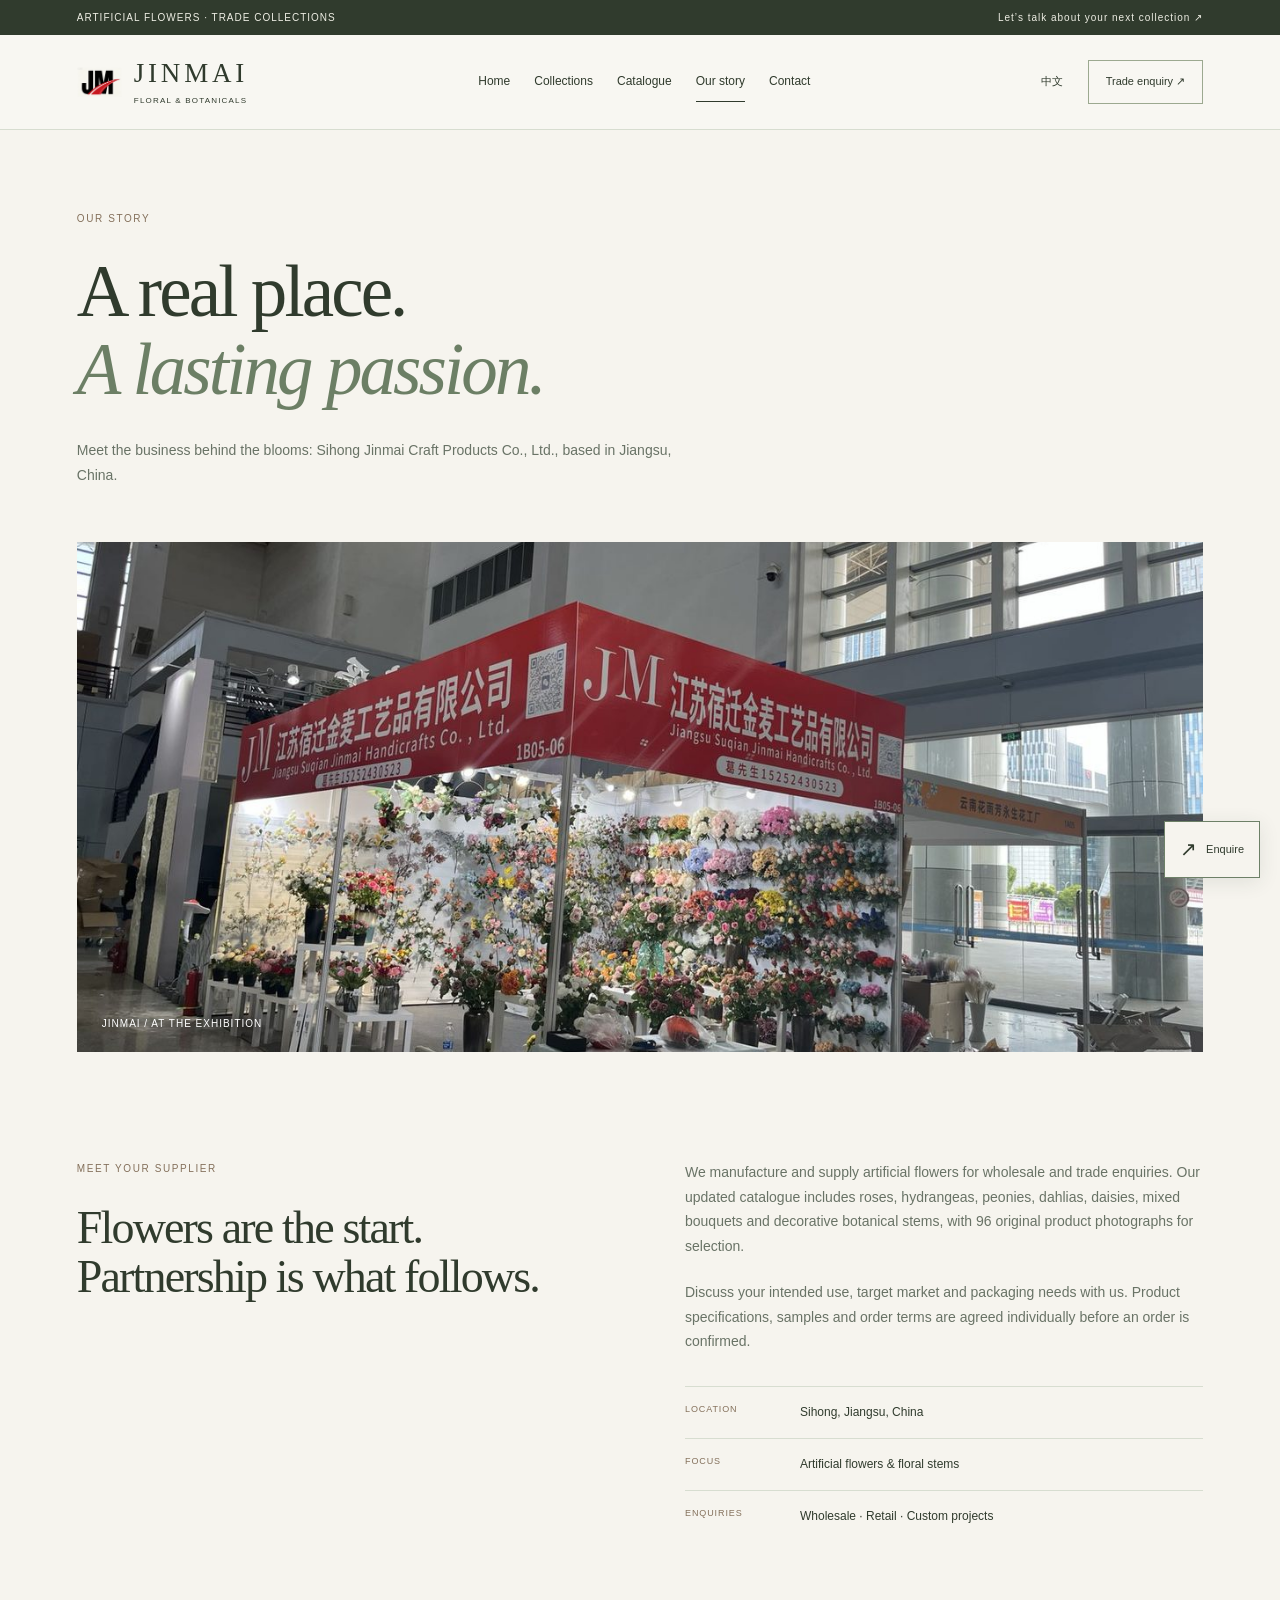
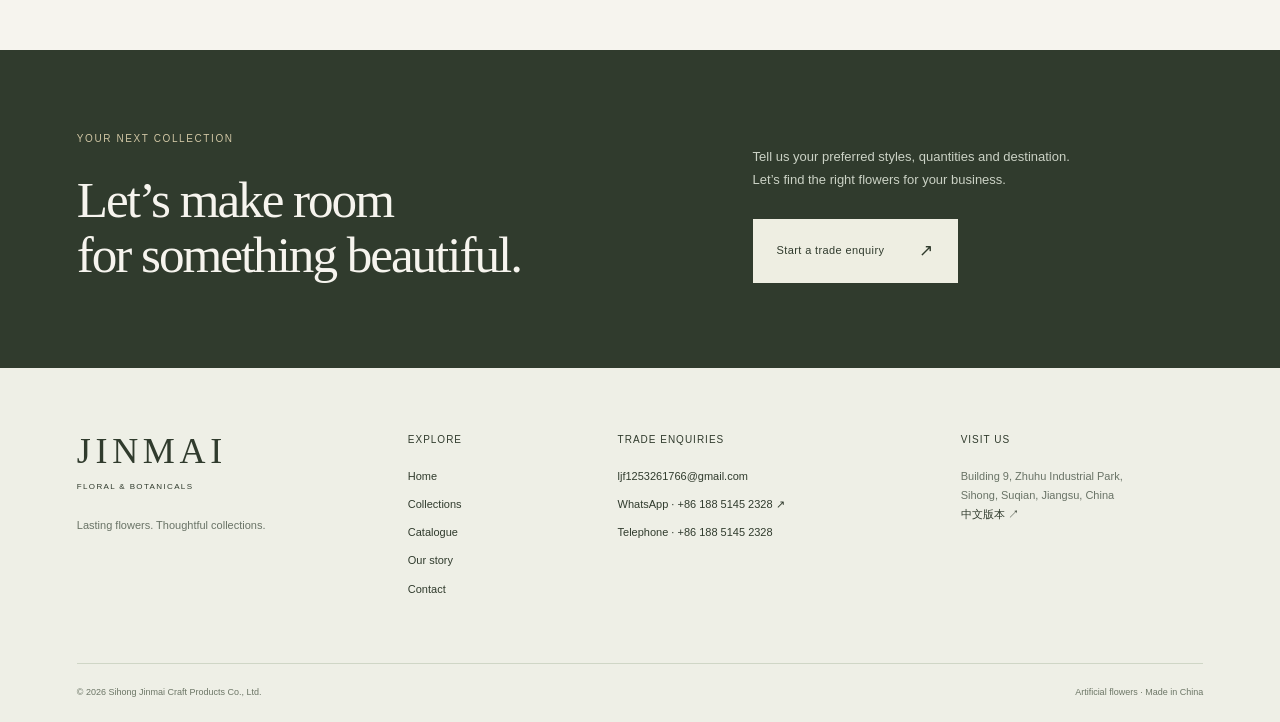
<file: en/about.html>
<!doctype html>
<html lang="en">
<head>
<meta charset="utf-8">
<meta name="viewport" content="width=device-width,initial-scale=1">
<title>Our Story & Workshop | JINMAI FLORAL</title>
<meta name="description" content="Explore Jinmai artificial flower collections for wholesale and retail. View real product photographs and discuss colours, samples and packaging with our team.">
<meta name="theme-color" content="#253e32">
<link rel="icon" href="../assets/logo.png">
<link rel="canonical" href="https://jinmaiflower.com/en/about.html">
<link rel="alternate" hreflang="zh-CN" href="https://jinmaiflower.com/about.html">
<link rel="alternate" hreflang="en" href="https://jinmaiflower.com/en/about.html">
<meta property="og:title" content="Our Story & Workshop | JINMAI FLORAL">
<meta property="og:description" content="Artificial flowers for retail and wholesale collections.">
<meta property="og:type" content="website">
<meta property="og:url" content="https://jinmaiflower.com/en/about.html">
<meta property="og:image" content="https://jinmaiflower.com/assets/real/dahlia/dahlia-16.jpg">
<meta name="baidu-site-verification" content="codeva-QiUB0vgYgg" />
<meta name="google-site-verification" content="Fa9G5teHjHrF9xwTCtpmVbXDc6eBg2aT5vuTZiyGIMo" />
<link rel="stylesheet" href="../css/style.css?v=20261118-catalogue">
<script type="application/ld+json">{"@context": "https://schema.org", "@type": "Organization", "name": "泗洪金麦工艺制品有限公司", "alternateName": "Jinmai Floral", "url": "https://jinmaiflower.com/", "logo": "https://jinmaiflower.com/assets/logo.png", "email": "ljf1253261766@gmail.com", "telephone": "+86-188-5145-2328", "address": {"@type": "PostalAddress", "addressCountry": "CN", "addressRegion": "Jiangsu", "addressLocality": "Sihong", "streetAddress": "Building 9, Zhuhu Industrial Park"}}</script>
</head>
<body><a class="skip" href="#main">Skip to content</a>
<div class="announcement">
<div class="wrap"><span>ARTIFICIAL FLOWERS · TRADE COLLECTIONS</span><a href="contact.html">Let’s talk about your next collection ↗</a>
</div>
</div>
<header class="header">
<div class="wrap nav"><a class="brand" href="index.html" aria-label="Jinmai Floral — Home"><img src="../assets/logo.png" alt="Jinmai JM" class="logo" loading="eager" decoding="async" fetchpriority="high"><span>JINMAI<span class="brand-sub">FLORAL & BOTANICALS</span></span></a>
<nav id="navigation" aria-label="Main navigation"><a href="index.html">Home</a><a href="products.html">Collections</a><a href="catalogue.html">Catalogue</a><a href="about.html" aria-current="page">Our story</a><a href="contact.html">Contact</a>
</nav>
<div class="nav-actions"><a class="language" href="../about.html" lang="zh-CN">中文</a><a class="nav-quote" href="contact.html">Trade enquiry ↗</a><button class="menu-toggle" aria-expanded="false" aria-controls="navigation" aria-label="Open menu"><span></span><span></span></button>
</div>
</div>
</header>
<main id="main">
<section class="page-intro wrap"><span class="eyebrow">OUR STORY</span>
<h1>A real place.<br><em>A lasting passion.</em></h1>
<p class="intro-description">Meet the business behind the blooms: Sihong Jinmai Craft Products Co., Ltd., based in Jiangsu, China.</p>
</section>
<section class="about-banner wrap"><img src="../assets/exhibition/exhibition-02.jpg" alt="Jinmai booth at a trade exhibition" class="" loading="lazy" decoding="async"><span>JINMAI / AT THE EXHIBITION</span>
</section>
<section class="section">
<div class="wrap about-split">
<div><span class="eyebrow">MEET YOUR SUPPLIER</span>
<h2>Flowers are the start.<br>Partnership is what follows.</h2>
</div>
<div>
<p>We manufacture and supply artificial flowers for wholesale and trade enquiries. Our updated catalogue includes roses, hydrangeas, peonies, dahlias, daisies, mixed bouquets and decorative botanical stems, with 96 original product photographs for selection.</p>
<p>Discuss your intended use, target market and packaging needs with us. Product specifications, samples and order terms are agreed individually before an order is confirmed.</p>
<dl class="facts">
<div>
<dt>LOCATION</dt>
<dd>Sihong, Jiangsu, China</dd>
</div>
<div>
<dt>FOCUS</dt>
<dd>Artificial flowers & floral stems</dd>
</div>
<div>
<dt>ENQUIRIES</dt>
<dd>Wholesale · Retail · Custom projects</dd>
</div>
</dl>
</div>
</div>
</section>
<section class="trade-cta">
<div class="wrap">
<div><span class="eyebrow">YOUR NEXT COLLECTION</span>
<h2>Let’s make room<br>for something beautiful.</h2>
</div>
<div>
<p>Tell us your preferred styles, quantities and destination. Let’s find the right flowers for your business.</p><a class="button solid" href="contact.html">Start a trade enquiry<span aria-hidden="true">↗</span></a>
</div>
</div>
</section>
</main>
<footer>
<div class="wrap footer-grid">
<div class="footer-brand"><a class="wordmark" href="index.html">JINMAI<span>FLORAL & BOTANICALS</span></a>
<p>Lasting flowers. Thoughtful collections.</p>
</div>
<div>
<h2>Explore</h2><a href="index.html">Home</a><a href="products.html">Collections</a><a href="catalogue.html">Catalogue</a><a href="about.html" aria-current="page">Our story</a><a href="contact.html">Contact</a>
</div>
<div>
<h2>Trade enquiries</h2><a href="mailto:ljf1253261766@gmail.com">ljf1253261766@gmail.com</a><a href="https://wa.me/8618851452328" target="_blank" rel="noopener noreferrer">WhatsApp · +86 188 5145 2328 ↗</a><a href="tel:+8618851452328">Telephone · +86 188 5145 2328</a>
</div>
<div>
<h2>Visit us</h2>
<p>Building 9, Zhuhu Industrial Park,<br>Sihong, Suqian, Jiangsu, China</p><a href="../about.html">中文版本 ↗</a>
</div>
</div>
<div class="wrap footer-bottom"><span>© 2026 Sihong Jinmai Craft Products Co., Ltd.</span><span>Artificial flowers · Made in China</span>
</div>
</footer><a class="floating-contact" href="contact.html" aria-label="Contact sales">↗<span>Enquire</span></a>
<dialog id="image-dialog" aria-label="Product preview"><button class="dialog-close" aria-label="Close preview">×</button><img alt="">
<p></p>
<div class="preview-links"><a id="preview-source" href="#" target="_blank" rel="noopener">Open full image ↗</a><a id="preview-pdf" href="#" hidden>Catalogue page ↗</a><a id="preview-enquiry" href="#" hidden>Enquire about this product ↗</a></div></dialog>
<script src="../js/main.js?v=20261118-catalogue" defer></script>
</body>
</html>
</file>
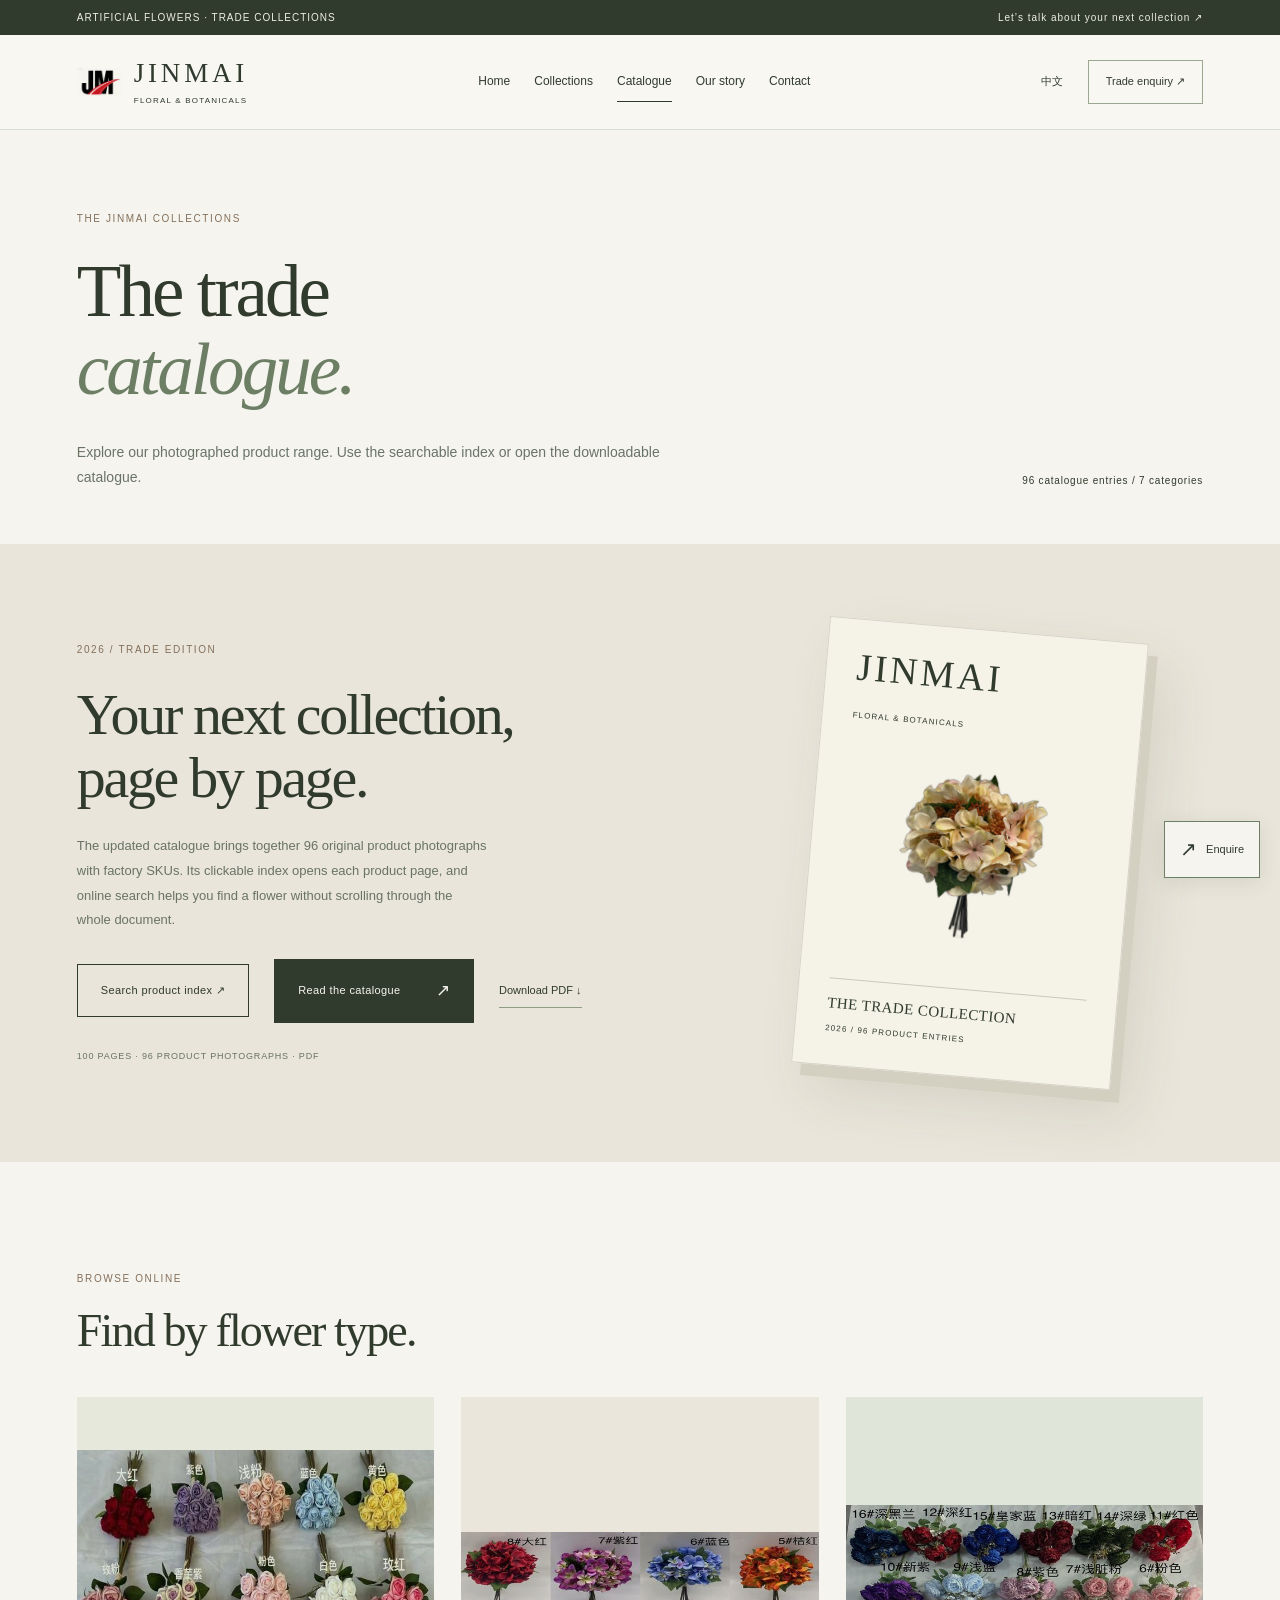
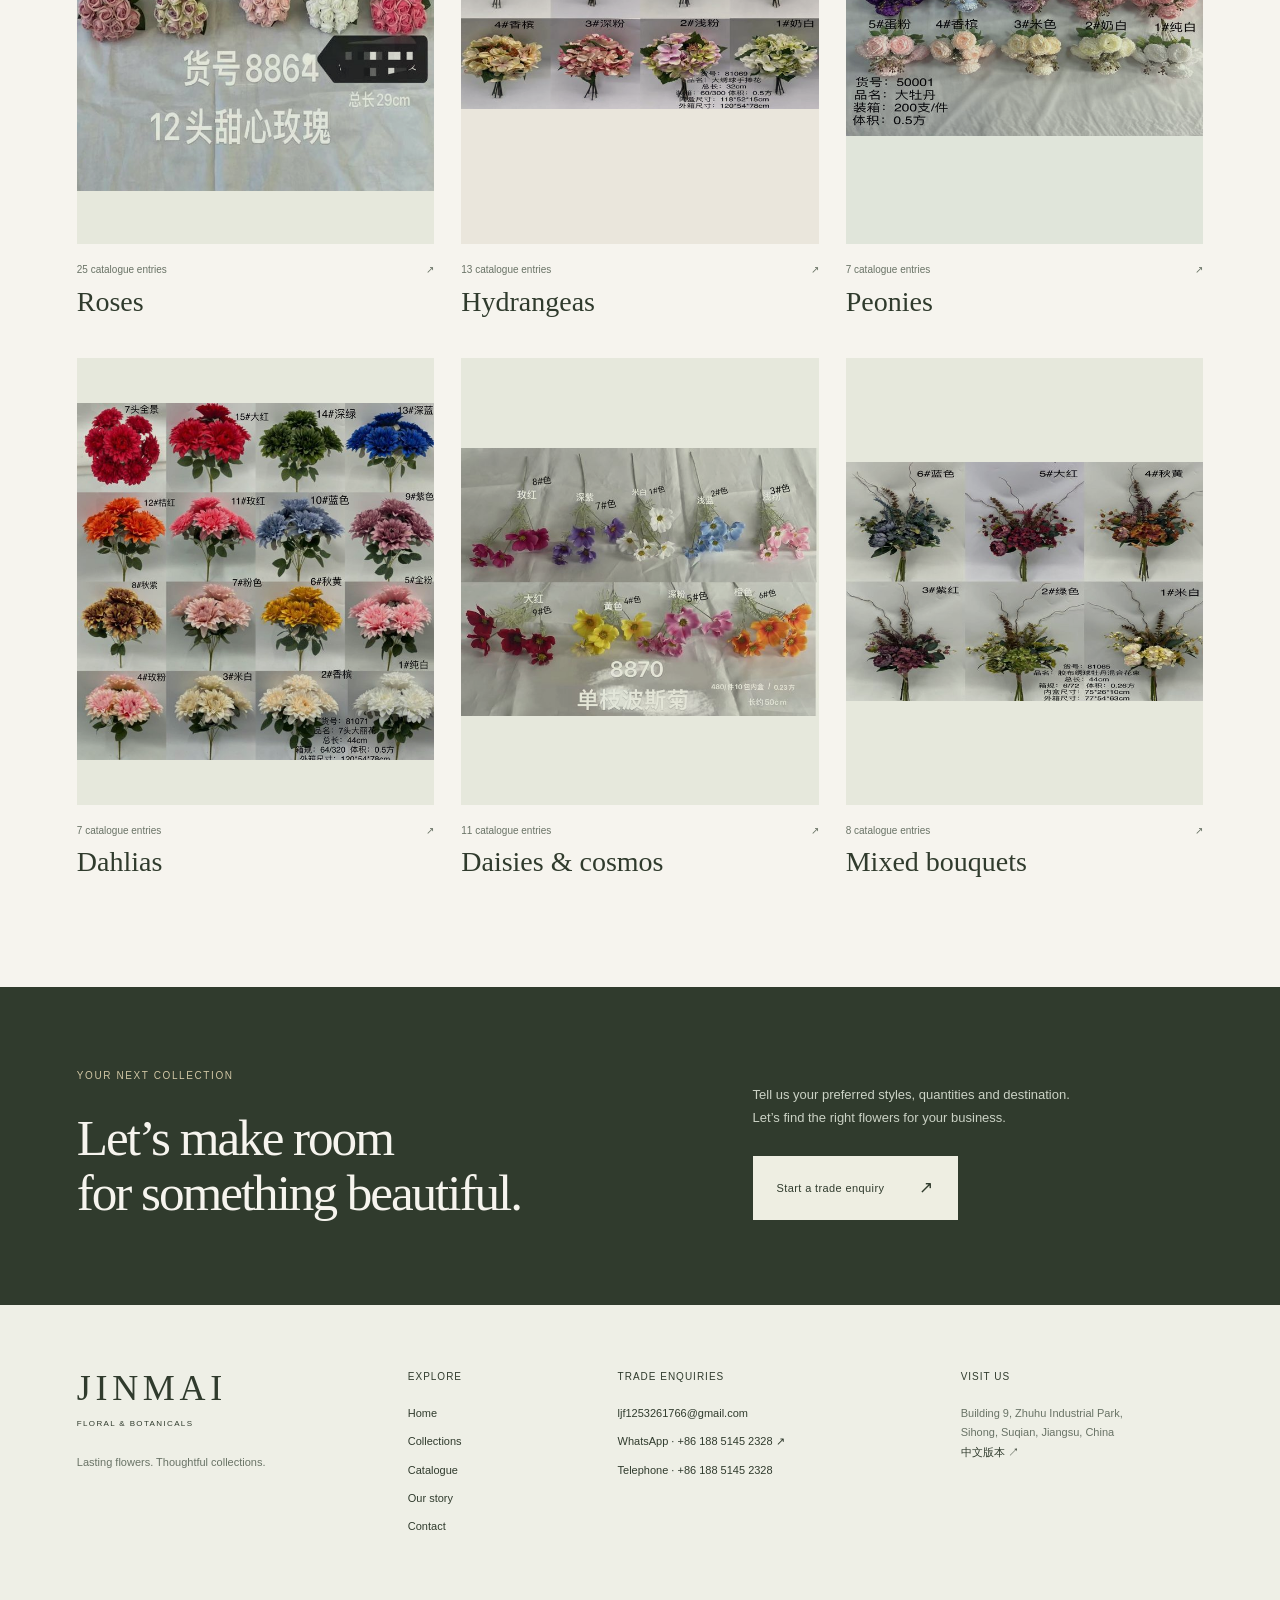
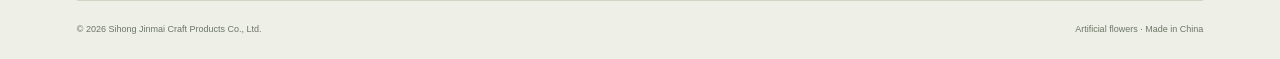
<file: en/catalogue.html>
<!doctype html>
<html lang="en">
<head>
<meta charset="utf-8">
<meta name="viewport" content="width=device-width,initial-scale=1">
<title>Trade Product Catalogue | JINMAI FLORAL</title>
<meta name="description" content="Explore Jinmai artificial flower collections for wholesale and retail. View real product photographs and discuss colours, samples and packaging with our team.">
<meta name="theme-color" content="#253e32">
<link rel="icon" href="../assets/logo.png">
<link rel="canonical" href="https://jinmaiflower.com/en/catalogue.html">
<link rel="alternate" hreflang="zh-CN" href="https://jinmaiflower.com/catalogue.html">
<link rel="alternate" hreflang="en" href="https://jinmaiflower.com/en/catalogue.html">
<meta property="og:title" content="Trade Product Catalogue | JINMAI FLORAL">
<meta property="og:description" content="Artificial flowers for retail and wholesale collections.">
<meta property="og:type" content="website">
<meta property="og:url" content="https://jinmaiflower.com/en/catalogue.html">
<meta property="og:image" content="https://jinmaiflower.com/assets/real/dahlia/dahlia-16.jpg">
<meta name="baidu-site-verification" content="codeva-QiUB0vgYgg" />
<meta name="google-site-verification" content="Fa9G5teHjHrF9xwTCtpmVbXDc6eBg2aT5vuTZiyGIMo" />
<link rel="stylesheet" href="../css/style.css?v=20261118-catalogue">
<script type="application/ld+json">{"@context": "https://schema.org", "@type": "Organization", "name": "泗洪金麦工艺制品有限公司", "alternateName": "Jinmai Floral", "url": "https://jinmaiflower.com/", "logo": "https://jinmaiflower.com/assets/logo.png", "email": "ljf1253261766@gmail.com", "telephone": "+86-188-5145-2328", "address": {"@type": "PostalAddress", "addressCountry": "CN", "addressRegion": "Jiangsu", "addressLocality": "Sihong", "streetAddress": "Building 9, Zhuhu Industrial Park"}}</script>
</head>
<body><a class="skip" href="#main">Skip to content</a>
<div class="announcement">
<div class="wrap"><span>ARTIFICIAL FLOWERS · TRADE COLLECTIONS</span><a href="contact.html">Let’s talk about your next collection ↗</a>
</div>
</div>
<header class="header">
<div class="wrap nav"><a class="brand" href="index.html" aria-label="Jinmai Floral — Home"><img src="../assets/logo.png" alt="Jinmai JM" class="logo" loading="eager" decoding="async" fetchpriority="high"><span>JINMAI<span class="brand-sub">FLORAL & BOTANICALS</span></span></a>
<nav id="navigation" aria-label="Main navigation"><a href="index.html">Home</a><a href="products.html">Collections</a><a href="catalogue.html" aria-current="page">Catalogue</a><a href="about.html">Our story</a><a href="contact.html">Contact</a>
</nav>
<div class="nav-actions"><a class="language" href="../catalogue.html" lang="zh-CN">中文</a><a class="nav-quote" href="contact.html">Trade enquiry ↗</a><button class="menu-toggle" aria-expanded="false" aria-controls="navigation" aria-label="Open menu"><span></span><span></span></button>
</div>
</div>
</header>
<main id="main">
<section class="page-intro wrap"><span class="eyebrow">THE JINMAI COLLECTIONS</span>
<h1>The trade<br><em>catalogue.</em></h1>
<div class="intro-line">
<p>Explore our photographed product range. Use the searchable index or open the downloadable catalogue.</p><span>96 catalogue entries / 7 categories</span>
</div>
</section>
<section class="catalogue-banner catalogue-page"><div class="wrap"><div><span class="eyebrow">2026 / TRADE EDITION</span><h2>Your next collection,<br>page by page.</h2><p>The updated catalogue brings together 96 original product photographs with factory SKUs. Its clickable index opens each product page, and online search helps you find a flower without scrolling through the whole document.</p><div class="catalogue-downloads"><a class="button outline" href="products.html">Search product index ↗</a><a class="button solid" href="../assets/catalogue/jinmai-product-catalogue-2026.pdf">Read the catalogue<span aria-hidden="true">↗</span></a><a class="text-link" href="../assets/catalogue/jinmai-product-catalogue-2026.pdf" download>Download PDF ↓</a></div><p class="catalogue-spec">100 PAGES · 96 PRODUCT PHOTOGRAPHS · PDF</p></div><a class="catalogue-cover" href="../assets/catalogue/jinmai-product-catalogue-2026.pdf"><span>JINMAI<br><small>FLORAL & BOTANICALS</small></span><img src="../assets/real/hydrangea/hydrangea-02.jpg" alt="Jinmai trade catalogue"><div>THE TRADE COLLECTION<br><small>2026 / 96 PRODUCT ENTRIES</small></div></a></div></section><section class="section wrap"><div class="section-heading"><div><span class="eyebrow">BROWSE ONLINE</span><h2>Find by flower type.</h2></div></div><div class="collection-tiles index-tiles"><a class="collection-tile" href="products.html?collection=rose"><div><img src="../assets/catalogue/2026/thumb-001.jpg" alt="Roses" loading="lazy"></div><p>25 catalogue entries <span>↗</span></p><h3>Roses</h3></a><a class="collection-tile" href="products.html?collection=hydrangea"><div><img src="../assets/catalogue/2026/thumb-040.jpg" alt="Hydrangeas" loading="lazy"></div><p>13 catalogue entries <span>↗</span></p><h3>Hydrangeas</h3></a><a class="collection-tile" href="products.html?collection=peony"><div><img src="../assets/catalogue/2026/thumb-059.jpg" alt="Peonies" loading="lazy"></div><p>7 catalogue entries <span>↗</span></p><h3>Peonies</h3></a><a class="collection-tile" href="products.html?collection=dahlia"><div><img src="../assets/catalogue/2026/thumb-080.jpg" alt="Dahlias" loading="lazy"></div><p>7 catalogue entries <span>↗</span></p><h3>Dahlias</h3></a><a class="collection-tile" href="products.html?collection=daisy"><div><img src="../assets/catalogue/2026/thumb-037.jpg" alt="Daisies & cosmos" loading="lazy"></div><p>11 catalogue entries <span>↗</span></p><h3>Daisies & cosmos</h3></a><a class="collection-tile" href="products.html?collection=mixed"><div><img src="../assets/catalogue/2026/thumb-054.jpg" alt="Mixed bouquets" loading="lazy"></div><p>8 catalogue entries <span>↗</span></p><h3>Mixed bouquets</h3></a></div></section><section class="trade-cta">
<div class="wrap">
<div><span class="eyebrow">YOUR NEXT COLLECTION</span>
<h2>Let’s make room<br>for something beautiful.</h2>
</div>
<div>
<p>Tell us your preferred styles, quantities and destination. Let’s find the right flowers for your business.</p><a class="button solid" href="contact.html">Start a trade enquiry<span aria-hidden="true">↗</span></a>
</div>
</div>
</section>
</main>
<footer>
<div class="wrap footer-grid">
<div class="footer-brand"><a class="wordmark" href="index.html">JINMAI<span>FLORAL & BOTANICALS</span></a>
<p>Lasting flowers. Thoughtful collections.</p>
</div>
<div>
<h2>Explore</h2><a href="index.html">Home</a><a href="products.html">Collections</a><a href="catalogue.html" aria-current="page">Catalogue</a><a href="about.html">Our story</a><a href="contact.html">Contact</a>
</div>
<div>
<h2>Trade enquiries</h2><a href="mailto:ljf1253261766@gmail.com">ljf1253261766@gmail.com</a><a href="https://wa.me/8618851452328" target="_blank" rel="noopener noreferrer">WhatsApp · +86 188 5145 2328 ↗</a><a href="tel:+8618851452328">Telephone · +86 188 5145 2328</a>
</div>
<div>
<h2>Visit us</h2>
<p>Building 9, Zhuhu Industrial Park,<br>Sihong, Suqian, Jiangsu, China</p><a href="../catalogue.html">中文版本 ↗</a>
</div>
</div>
<div class="wrap footer-bottom"><span>© 2026 Sihong Jinmai Craft Products Co., Ltd.</span><span>Artificial flowers · Made in China</span>
</div>
</footer><a class="floating-contact" href="contact.html" aria-label="Contact sales">↗<span>Enquire</span></a>
<dialog id="image-dialog" aria-label="Product preview"><button class="dialog-close" aria-label="Close preview">×</button><img alt="">
<p></p>
<div class="preview-links"><a id="preview-source" href="#" target="_blank" rel="noopener">Open full image ↗</a><a id="preview-pdf" href="#" hidden>Catalogue page ↗</a><a id="preview-enquiry" href="#" hidden>Enquire about this product ↗</a></div></dialog>
<script src="../js/main.js?v=20261118-catalogue" defer></script>
</body>
</html>
</file>
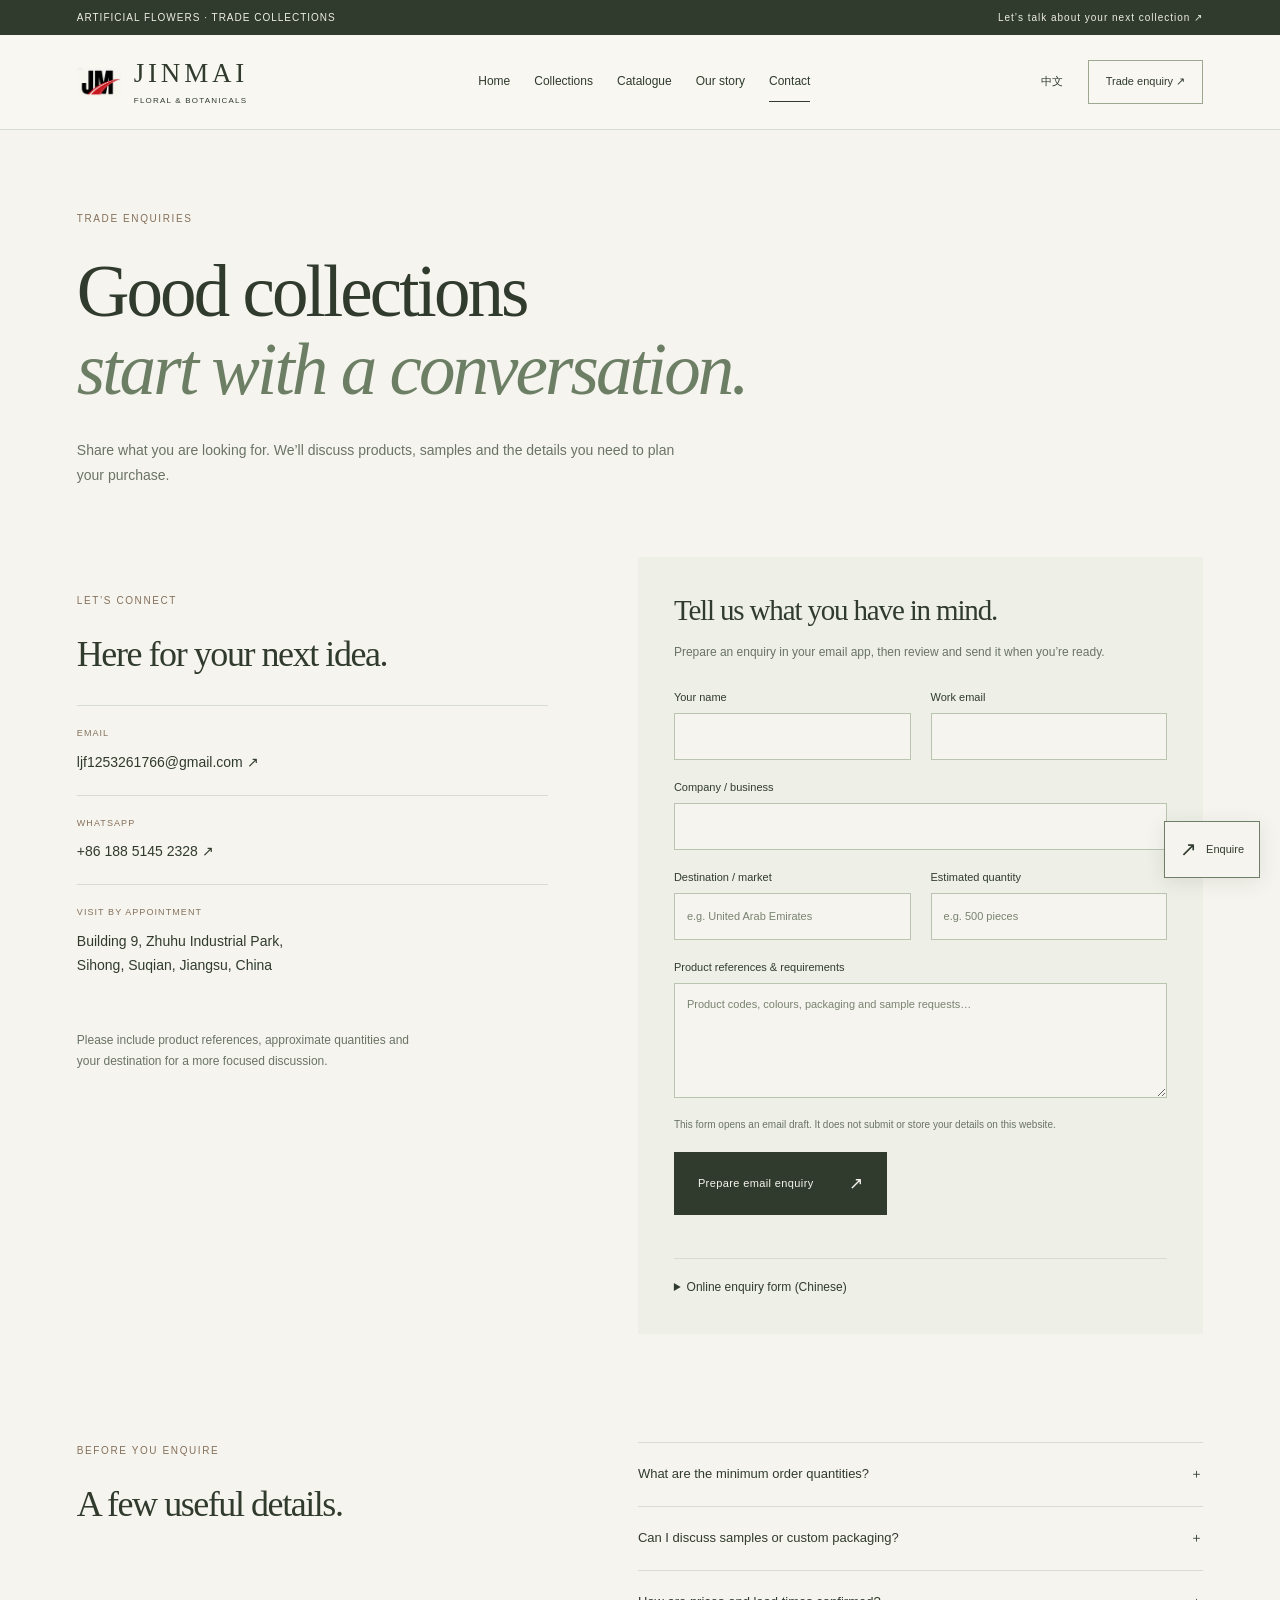
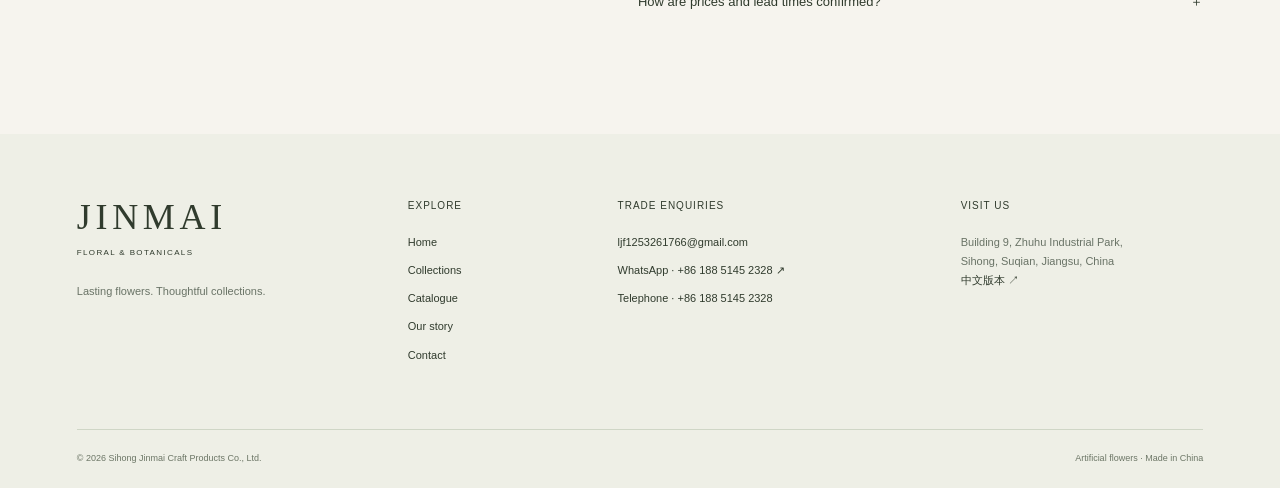
<file: en/contact.html>
<!doctype html>
<html lang="en">
<head>
<meta charset="utf-8">
<meta name="viewport" content="width=device-width,initial-scale=1">
<title>Trade Enquiries & Contact | JINMAI FLORAL</title>
<meta name="description" content="Explore Jinmai artificial flower collections for wholesale and retail. View real product photographs and discuss colours, samples and packaging with our team.">
<meta name="theme-color" content="#253e32">
<link rel="icon" href="../assets/logo.png">
<link rel="canonical" href="https://jinmaiflower.com/en/contact.html">
<link rel="alternate" hreflang="zh-CN" href="https://jinmaiflower.com/contact.html">
<link rel="alternate" hreflang="en" href="https://jinmaiflower.com/en/contact.html">
<meta property="og:title" content="Trade Enquiries & Contact | JINMAI FLORAL">
<meta property="og:description" content="Artificial flowers for retail and wholesale collections.">
<meta property="og:type" content="website">
<meta property="og:url" content="https://jinmaiflower.com/en/contact.html">
<meta property="og:image" content="https://jinmaiflower.com/assets/real/dahlia/dahlia-16.jpg">
<meta name="baidu-site-verification" content="codeva-QiUB0vgYgg" />
<meta name="google-site-verification" content="Fa9G5teHjHrF9xwTCtpmVbXDc6eBg2aT5vuTZiyGIMo" />
<link rel="stylesheet" href="../css/style.css?v=20261118-catalogue">
<script type="application/ld+json">{"@context": "https://schema.org", "@type": "Organization", "name": "泗洪金麦工艺制品有限公司", "alternateName": "Jinmai Floral", "url": "https://jinmaiflower.com/", "logo": "https://jinmaiflower.com/assets/logo.png", "email": "ljf1253261766@gmail.com", "telephone": "+86-188-5145-2328", "address": {"@type": "PostalAddress", "addressCountry": "CN", "addressRegion": "Jiangsu", "addressLocality": "Sihong", "streetAddress": "Building 9, Zhuhu Industrial Park"}}</script>
</head>
<body><a class="skip" href="#main">Skip to content</a>
<div class="announcement">
<div class="wrap"><span>ARTIFICIAL FLOWERS · TRADE COLLECTIONS</span><a href="contact.html">Let’s talk about your next collection ↗</a>
</div>
</div>
<header class="header">
<div class="wrap nav"><a class="brand" href="index.html" aria-label="Jinmai Floral — Home"><img src="../assets/logo.png" alt="Jinmai JM" class="logo" loading="eager" decoding="async" fetchpriority="high"><span>JINMAI<span class="brand-sub">FLORAL & BOTANICALS</span></span></a>
<nav id="navigation" aria-label="Main navigation"><a href="index.html">Home</a><a href="products.html">Collections</a><a href="catalogue.html">Catalogue</a><a href="about.html">Our story</a><a href="contact.html" aria-current="page">Contact</a>
</nav>
<div class="nav-actions"><a class="language" href="../contact.html" lang="zh-CN">中文</a><a class="nav-quote" href="contact.html">Trade enquiry ↗</a><button class="menu-toggle" aria-expanded="false" aria-controls="navigation" aria-label="Open menu"><span></span><span></span></button>
</div>
</div>
</header>
<main id="main">
<section class="page-intro wrap"><span class="eyebrow">TRADE ENQUIRIES</span>
<h1>Good collections<br><em>start with a conversation.</em></h1>
<p class="intro-description">Share what you are looking for. We’ll discuss products, samples and the details you need to plan your purchase.</p>
</section>
<section class="section contact-section">
<div class="wrap contact-grid">
<div class="contact-info"><span class="eyebrow">LET’S CONNECT</span>
<h2>Here for your next idea.</h2>
<dl class="contact-list">
<div>
<dt>EMAIL</dt>
<dd><a href="mailto:ljf1253261766@gmail.com">ljf1253261766@gmail.com ↗</a></dd>
</div>
<div>
<dt>WHATSAPP</dt>
<dd><a href="https://wa.me/8618851452328" target="_blank" rel="noopener noreferrer">+86 188 5145 2328 ↗</a></dd>
</div>
<div>
<dt>VISIT BY APPOINTMENT</dt>
<dd>Building 9, Zhuhu Industrial Park,<br>Sihong, Suqian, Jiangsu, China</dd>
</div>
</dl>
<p class="quiet">Please include product references, approximate quantities and your destination for a more focused discussion.</p>
</div>
<div class="enquiry-card">
<h2>Tell us what you have in mind.</h2>
<p>Prepare an enquiry in your email app, then review and send it when you’re ready.</p>
<form id="enquiry-form">
<div class="form-row">
<label>Your name<input name="name" autocomplete="name" required maxlength="100"></label>
<label>Work email<input name="email" type="email" autocomplete="email" required maxlength="200"></label>
</div>
<label>Company / business<input name="company" autocomplete="organization" maxlength="200"></label>
<div class="form-row">
<label>Destination / market<input name="destination" placeholder="e.g. United Arab Emirates" maxlength="150"></label>
<label>Estimated quantity<input name="quantity" placeholder="e.g. 500 pieces" maxlength="100"></label>
</div>
<label>Product references & requirements<textarea name="requirements" rows="4" required maxlength="5000" placeholder="Product codes, colours, packaging and sample requests…"></textarea></label>
<p class="form-note">This form opens an email draft. It does not submit or store your details on this website.</p><button class="button solid" type="submit">Prepare email enquiry<span aria-hidden="true">↗</span></button>
<div id="draft-status" role="status" aria-live="polite">
</div><noscript>
<p>Please email us directly using the email address above.</p></noscript>
</form>
<details class="existing-form">
<summary>Online enquiry form (Chinese)</summary>
<p>The following form is provided by our existing enquiry service and is available in Chinese.</p><iframe src="https://3usr57t6.jsjform.com/f/GOUd6C?background=white&amp;banner=show&amp;inner_redirect=false&amp;embedded=true" title="Online enquiry form (Chinese)" loading="lazy" height="1057" style="width:100%;border:0"></iframe></details>
</div>
</div>
</section>
<section class="faq wrap">
<div><span class="eyebrow">BEFORE YOU ENQUIRE</span>
<h2>A few useful details.</h2>
</div>
<div>
<details>
<summary>What are the minimum order quantities?<span aria-hidden="true">＋</span></summary>
<p>Minimum quantities depend on the style, colour assortment and packaging. Please share your preferred products so we can discuss the relevant terms.</p></details>
<details>
<summary>Can I discuss samples or custom packaging?<span aria-hidden="true">＋</span></summary>
<p>Yes. Let us know the product references and your requirements. Sample arrangements, any costs and customisation feasibility will be confirmed individually.</p></details>
<details>
<summary>How are prices and lead times confirmed?<span aria-hidden="true">＋</span></summary>
<p>Please include your quantities, destination and required timing. Pricing, production schedules and shipping arrangements are confirmed for each enquiry.</p></details>
</div>
</section>
</main>
<footer>
<div class="wrap footer-grid">
<div class="footer-brand"><a class="wordmark" href="index.html">JINMAI<span>FLORAL & BOTANICALS</span></a>
<p>Lasting flowers. Thoughtful collections.</p>
</div>
<div>
<h2>Explore</h2><a href="index.html">Home</a><a href="products.html">Collections</a><a href="catalogue.html">Catalogue</a><a href="about.html">Our story</a><a href="contact.html" aria-current="page">Contact</a>
</div>
<div>
<h2>Trade enquiries</h2><a href="mailto:ljf1253261766@gmail.com">ljf1253261766@gmail.com</a><a href="https://wa.me/8618851452328" target="_blank" rel="noopener noreferrer">WhatsApp · +86 188 5145 2328 ↗</a><a href="tel:+8618851452328">Telephone · +86 188 5145 2328</a>
</div>
<div>
<h2>Visit us</h2>
<p>Building 9, Zhuhu Industrial Park,<br>Sihong, Suqian, Jiangsu, China</p><a href="../contact.html">中文版本 ↗</a>
</div>
</div>
<div class="wrap footer-bottom"><span>© 2026 Sihong Jinmai Craft Products Co., Ltd.</span><span>Artificial flowers · Made in China</span>
</div>
</footer><a class="floating-contact" href="contact.html" aria-label="Contact sales">↗<span>Enquire</span></a>
<dialog id="image-dialog" aria-label="Product preview"><button class="dialog-close" aria-label="Close preview">×</button><img alt="">
<p></p>
<div class="preview-links"><a id="preview-source" href="#" target="_blank" rel="noopener">Open full image ↗</a><a id="preview-pdf" href="#" hidden>Catalogue page ↗</a><a id="preview-enquiry" href="#" hidden>Enquire about this product ↗</a></div></dialog>
<script src="../js/main.js?v=20261118-catalogue" defer></script>
</body>
</html>
</file>
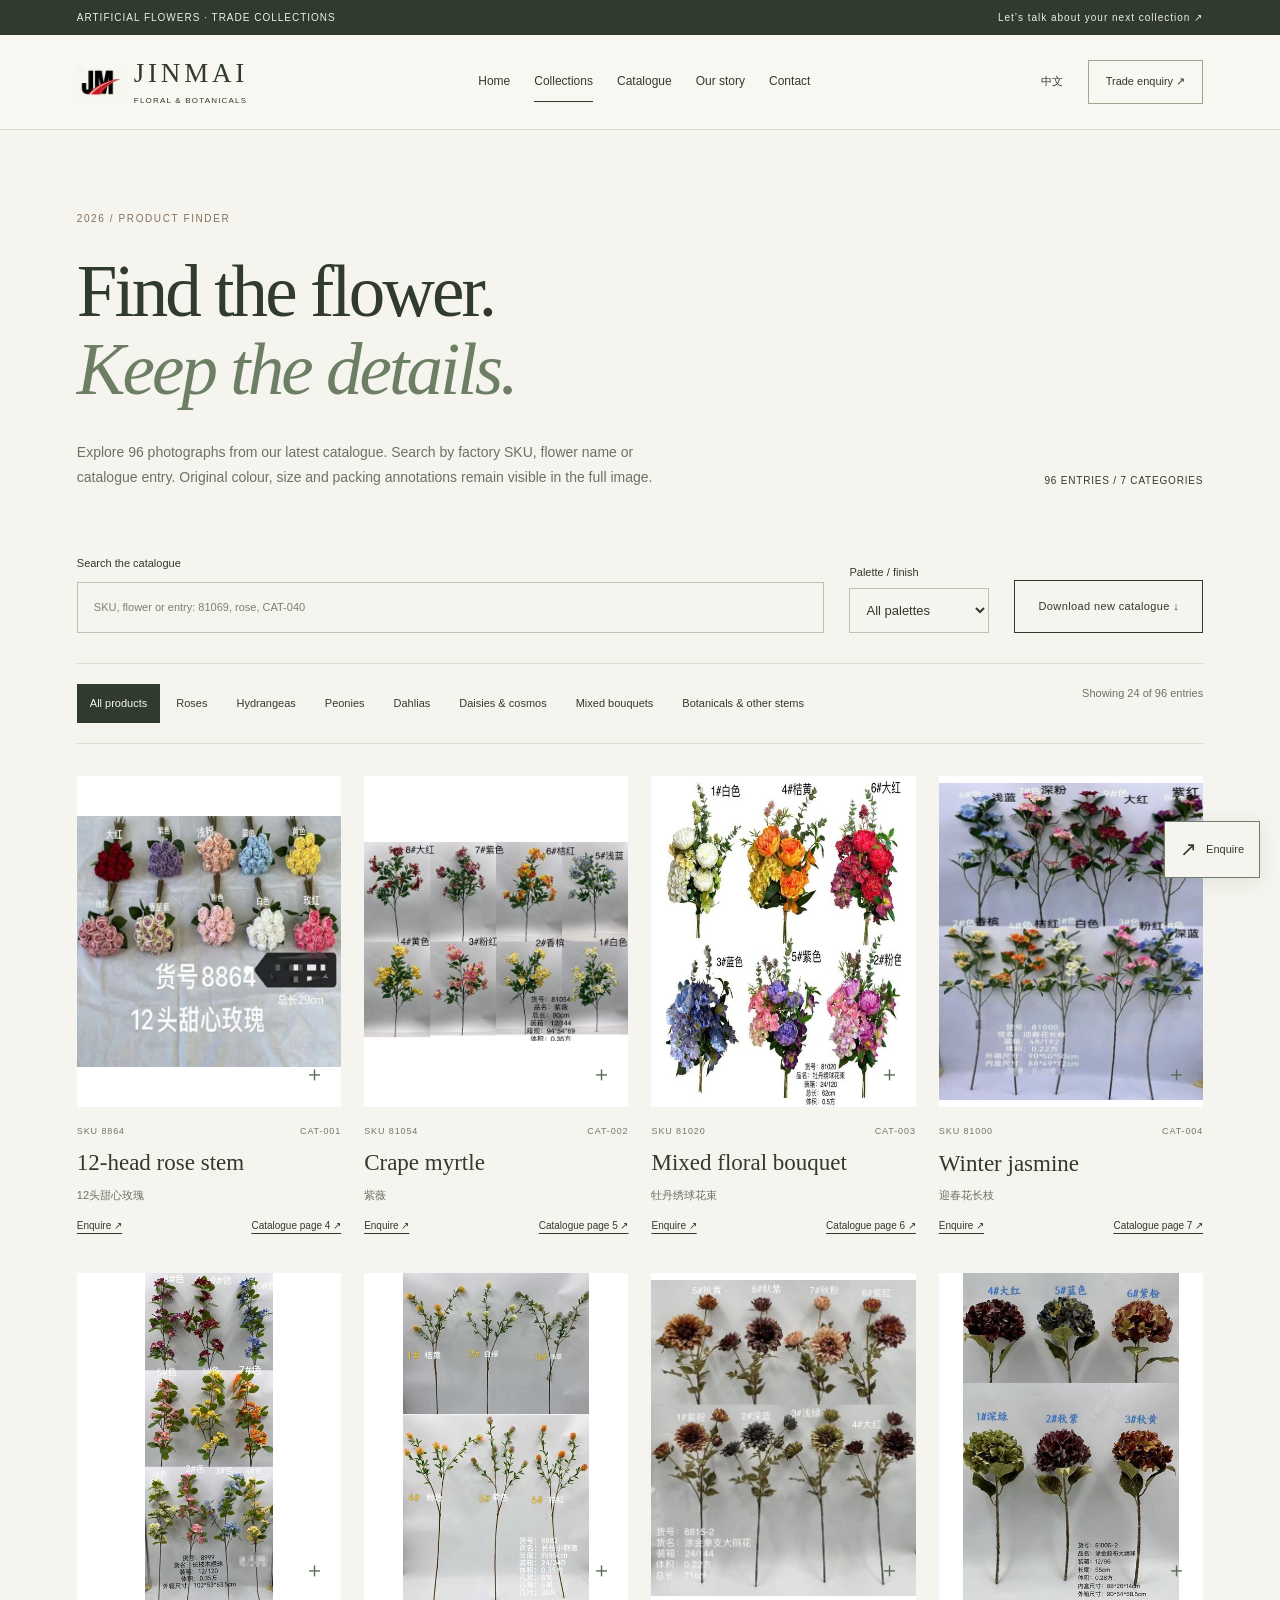
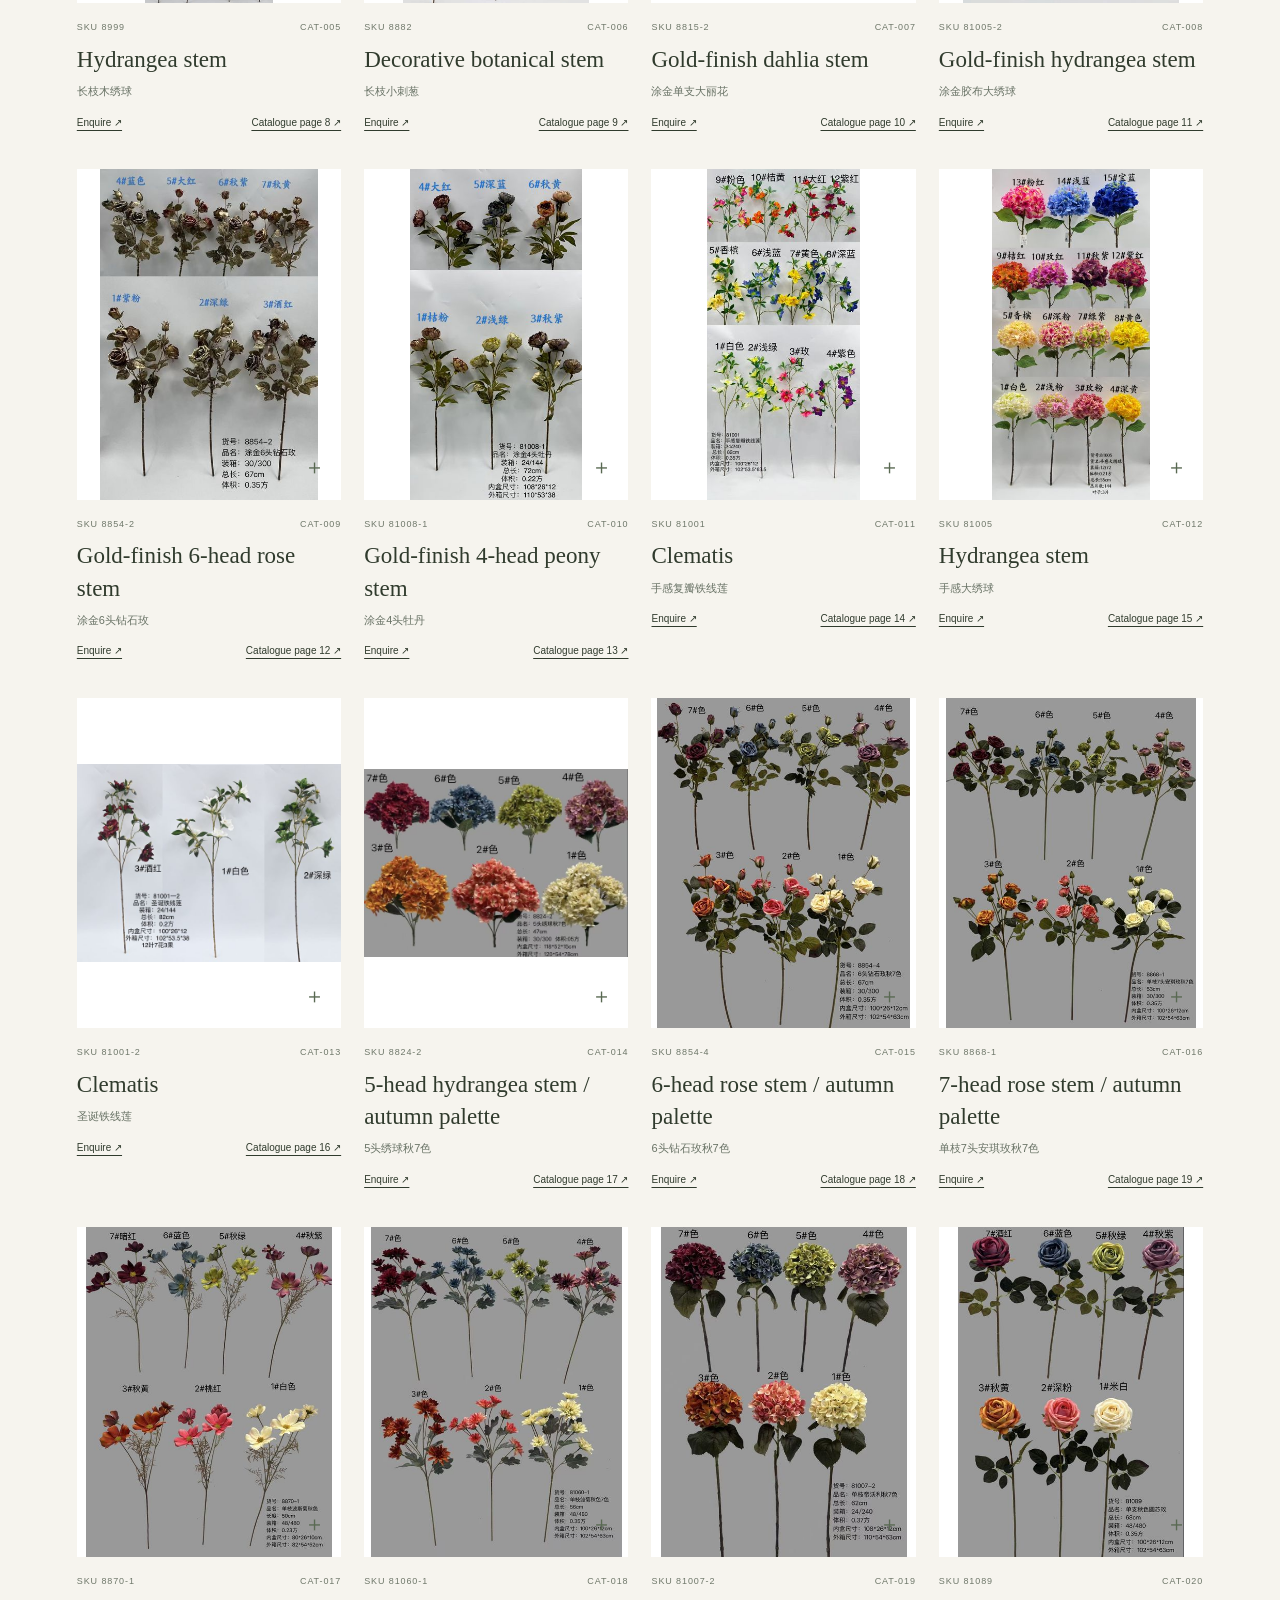
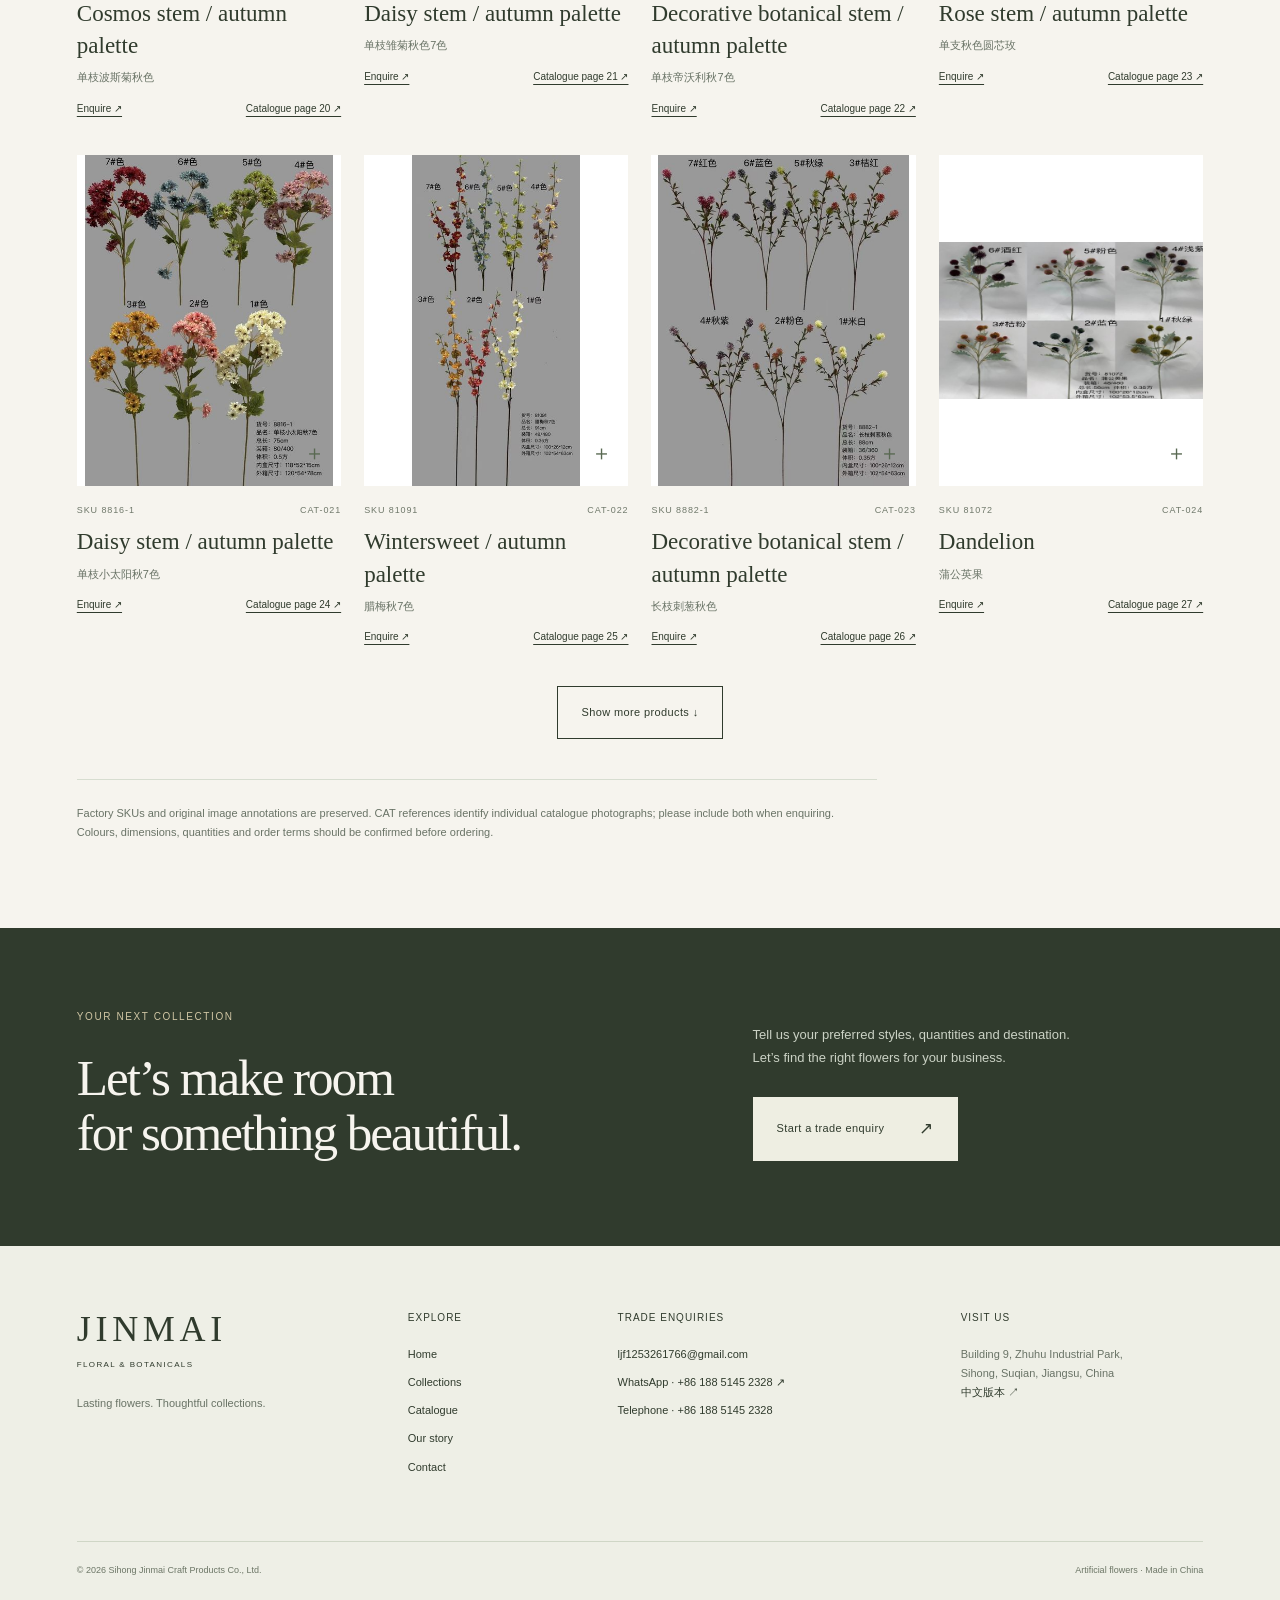
<file: en/products.html>
<!doctype html>
<html lang="en">
<head>
<meta charset="utf-8">
<meta name="viewport" content="width=device-width,initial-scale=1">
<title>Artificial Flower Collections | JINMAI FLORAL</title>
<meta name="description" content="Explore Jinmai artificial flower collections for wholesale and retail. View real product photographs and discuss colours, samples and packaging with our team.">
<meta name="theme-color" content="#253e32">
<link rel="icon" href="../assets/logo.png">
<link rel="canonical" href="https://jinmaiflower.com/en/products.html">
<link rel="alternate" hreflang="zh-CN" href="https://jinmaiflower.com/products.html">
<link rel="alternate" hreflang="en" href="https://jinmaiflower.com/en/products.html">
<meta property="og:title" content="Artificial Flower Collections | JINMAI FLORAL">
<meta property="og:description" content="Artificial flowers for retail and wholesale collections.">
<meta property="og:type" content="website">
<meta property="og:url" content="https://jinmaiflower.com/en/products.html">
<meta property="og:image" content="https://jinmaiflower.com/assets/real/dahlia/dahlia-16.jpg">
<meta name="baidu-site-verification" content="codeva-QiUB0vgYgg" />
<meta name="google-site-verification" content="Fa9G5teHjHrF9xwTCtpmVbXDc6eBg2aT5vuTZiyGIMo" />
<link rel="stylesheet" href="../css/style.css?v=20261118-catalogue">
<script type="application/ld+json">{"@context": "https://schema.org", "@type": "Organization", "name": "泗洪金麦工艺制品有限公司", "alternateName": "Jinmai Floral", "url": "https://jinmaiflower.com/", "logo": "https://jinmaiflower.com/assets/logo.png", "email": "ljf1253261766@gmail.com", "telephone": "+86-188-5145-2328", "address": {"@type": "PostalAddress", "addressCountry": "CN", "addressRegion": "Jiangsu", "addressLocality": "Sihong", "streetAddress": "Building 9, Zhuhu Industrial Park"}}</script>
</head>
<body><a class="skip" href="#main">Skip to content</a>
<div class="announcement">
<div class="wrap"><span>ARTIFICIAL FLOWERS · TRADE COLLECTIONS</span><a href="contact.html">Let’s talk about your next collection ↗</a>
</div>
</div>
<header class="header">
<div class="wrap nav"><a class="brand" href="index.html" aria-label="Jinmai Floral — Home"><img src="../assets/logo.png" alt="Jinmai JM" class="logo" loading="eager" decoding="async" fetchpriority="high"><span>JINMAI<span class="brand-sub">FLORAL & BOTANICALS</span></span></a>
<nav id="navigation" aria-label="Main navigation"><a href="index.html">Home</a><a href="products.html" aria-current="page">Collections</a><a href="catalogue.html">Catalogue</a><a href="about.html">Our story</a><a href="contact.html">Contact</a>
</nav>
<div class="nav-actions"><a class="language" href="../products.html" lang="zh-CN">中文</a><a class="nav-quote" href="contact.html">Trade enquiry ↗</a><button class="menu-toggle" aria-expanded="false" aria-controls="navigation" aria-label="Open menu"><span></span><span></span></button>
</div>
</div>
</header>
<main id="main">
<section class="page-intro wrap"><span class="eyebrow">2026 / PRODUCT FINDER</span><h1>Find the flower.<br><em>Keep the details.</em></h1><div class="intro-line"><p>Explore 96 photographs from our latest catalogue. Search by factory SKU, flower name or catalogue entry. Original colour, size and packing annotations remain visible in the full image.</p><span>96 ENTRIES / 7 CATEGORIES</span></div></section><section class="catalog-section wrap"><div class="catalogue-tools"><label class="catalogue-search">Search the catalogue<input id="product-search" type="search" placeholder="SKU, flower or entry: 81069, rose, CAT-040"></label><label>Palette / finish<select id="finish-filter"><option value="all">All palettes</option><option value="autumn">Autumn palette</option><option value="gold">Gold finish</option></select></label><a class="button outline" href="../assets/catalogue/jinmai-product-catalogue-2026.pdf" download>Download new catalogue ↓</a></div><div class="catalog-toolbar"><div class="filters" role="group" aria-label="Flower categories"><button class="filter active" data-filter="all" aria-pressed="true">All products</button><button class="filter" data-filter="rose" aria-pressed="false">Roses</button><button class="filter" data-filter="hydrangea" aria-pressed="false">Hydrangeas</button><button class="filter" data-filter="peony" aria-pressed="false">Peonies</button><button class="filter" data-filter="dahlia" aria-pressed="false">Dahlias</button><button class="filter" data-filter="daisy" aria-pressed="false">Daisies & cosmos</button><button class="filter" data-filter="mixed" aria-pressed="false">Mixed bouquets</button><button class="filter" data-filter="botanical" aria-pressed="false">Botanicals & other stems</button></div><span id="result-count" role="status" aria-live="polite"></span></div><div class="catalog-grid"><article class="product source-product" id="cat-001" data-category="rose" data-finish="standard" data-search="CAT-001 8864 12头甜心玫瑰 12-head rose stem Roses"><button class="product-image" data-preview="../assets/catalogue/2026/product-001.jpg" data-caption="12-head rose stem / SKU 8864 / CAT-001" data-enquiry="contact.html?product=SKU%208864%20/%20CAT-001%20/%2012%E5%A4%B4%E7%94%9C%E5%BF%83%E7%8E%AB%E7%91%B0%20/%2012-head%20rose%20stem" data-pdf="../assets/catalogue/jinmai-product-catalogue-2026.pdf#page=4" aria-label="View 12-head rose stem"><img src="../assets/catalogue/2026/thumb-001.jpg" alt="12头甜心玫瑰 / SKU 8864" loading="lazy" decoding="async"><span class="zoom" aria-hidden="true">＋</span></button><div class="product-meta"><span>SKU 8864</span><span>CAT-001</span></div><h3>12-head rose stem</h3><p>12头甜心玫瑰</p><div class="product-links"><a class="inquire" href="contact.html?product=SKU%208864%20/%20CAT-001%20/%2012%E5%A4%B4%E7%94%9C%E5%BF%83%E7%8E%AB%E7%91%B0%20/%2012-head%20rose%20stem">Enquire ↗</a><a href="../assets/catalogue/jinmai-product-catalogue-2026.pdf#page=4">Catalogue page 4 ↗</a></div></article><article class="product source-product" id="cat-002" data-category="botanical" data-finish="standard" data-search="CAT-002 81054 紫薇 Crape myrtle Botanicals &amp; other stems"><button class="product-image" data-preview="../assets/catalogue/2026/product-002.jpg" data-caption="Crape myrtle / SKU 81054 / CAT-002" data-enquiry="contact.html?product=SKU%2081054%20/%20CAT-002%20/%20%E7%B4%AB%E8%96%87%20/%20Crape%20myrtle" data-pdf="../assets/catalogue/jinmai-product-catalogue-2026.pdf#page=5" aria-label="View Crape myrtle"><img src="../assets/catalogue/2026/thumb-002.jpg" alt="紫薇 / SKU 81054" loading="lazy" decoding="async"><span class="zoom" aria-hidden="true">＋</span></button><div class="product-meta"><span>SKU 81054</span><span>CAT-002</span></div><h3>Crape myrtle</h3><p>紫薇</p><div class="product-links"><a class="inquire" href="contact.html?product=SKU%2081054%20/%20CAT-002%20/%20%E7%B4%AB%E8%96%87%20/%20Crape%20myrtle">Enquire ↗</a><a href="../assets/catalogue/jinmai-product-catalogue-2026.pdf#page=5">Catalogue page 5 ↗</a></div></article><article class="product source-product" id="cat-003" data-category="mixed" data-finish="standard" data-search="CAT-003 81020 牡丹绣球花束 Mixed floral bouquet Mixed bouquets"><button class="product-image" data-preview="../assets/catalogue/2026/product-003.jpg" data-caption="Mixed floral bouquet / SKU 81020 / CAT-003" data-enquiry="contact.html?product=SKU%2081020%20/%20CAT-003%20/%20%E7%89%A1%E4%B8%B9%E7%BB%A3%E7%90%83%E8%8A%B1%E6%9D%9F%20/%20Mixed%20floral%20bouquet" data-pdf="../assets/catalogue/jinmai-product-catalogue-2026.pdf#page=6" aria-label="View Mixed floral bouquet"><img src="../assets/catalogue/2026/thumb-003.jpg" alt="牡丹绣球花束 / SKU 81020" loading="lazy" decoding="async"><span class="zoom" aria-hidden="true">＋</span></button><div class="product-meta"><span>SKU 81020</span><span>CAT-003</span></div><h3>Mixed floral bouquet</h3><p>牡丹绣球花束</p><div class="product-links"><a class="inquire" href="contact.html?product=SKU%2081020%20/%20CAT-003%20/%20%E7%89%A1%E4%B8%B9%E7%BB%A3%E7%90%83%E8%8A%B1%E6%9D%9F%20/%20Mixed%20floral%20bouquet">Enquire ↗</a><a href="../assets/catalogue/jinmai-product-catalogue-2026.pdf#page=6">Catalogue page 6 ↗</a></div></article><article class="product source-product" id="cat-004" data-category="botanical" data-finish="standard" data-search="CAT-004 81000 迎春花长枝 Winter jasmine Botanicals &amp; other stems"><button class="product-image" data-preview="../assets/catalogue/2026/product-004.jpg" data-caption="Winter jasmine / SKU 81000 / CAT-004" data-enquiry="contact.html?product=SKU%2081000%20/%20CAT-004%20/%20%E8%BF%8E%E6%98%A5%E8%8A%B1%E9%95%BF%E6%9E%9D%20/%20Winter%20jasmine" data-pdf="../assets/catalogue/jinmai-product-catalogue-2026.pdf#page=7" aria-label="View Winter jasmine"><img src="../assets/catalogue/2026/thumb-004.jpg" alt="迎春花长枝 / SKU 81000" loading="lazy" decoding="async"><span class="zoom" aria-hidden="true">＋</span></button><div class="product-meta"><span>SKU 81000</span><span>CAT-004</span></div><h3>Winter jasmine</h3><p>迎春花长枝</p><div class="product-links"><a class="inquire" href="contact.html?product=SKU%2081000%20/%20CAT-004%20/%20%E8%BF%8E%E6%98%A5%E8%8A%B1%E9%95%BF%E6%9E%9D%20/%20Winter%20jasmine">Enquire ↗</a><a href="../assets/catalogue/jinmai-product-catalogue-2026.pdf#page=7">Catalogue page 7 ↗</a></div></article><article class="product source-product" id="cat-005" data-category="hydrangea" data-finish="standard" data-search="CAT-005 8999 长枝木绣球 Hydrangea stem Hydrangeas"><button class="product-image" data-preview="../assets/catalogue/2026/product-005.jpg" data-caption="Hydrangea stem / SKU 8999 / CAT-005" data-enquiry="contact.html?product=SKU%208999%20/%20CAT-005%20/%20%E9%95%BF%E6%9E%9D%E6%9C%A8%E7%BB%A3%E7%90%83%20/%20Hydrangea%20stem" data-pdf="../assets/catalogue/jinmai-product-catalogue-2026.pdf#page=8" aria-label="View Hydrangea stem"><img src="../assets/catalogue/2026/thumb-005.jpg" alt="长枝木绣球 / SKU 8999" loading="lazy" decoding="async"><span class="zoom" aria-hidden="true">＋</span></button><div class="product-meta"><span>SKU 8999</span><span>CAT-005</span></div><h3>Hydrangea stem</h3><p>长枝木绣球</p><div class="product-links"><a class="inquire" href="contact.html?product=SKU%208999%20/%20CAT-005%20/%20%E9%95%BF%E6%9E%9D%E6%9C%A8%E7%BB%A3%E7%90%83%20/%20Hydrangea%20stem">Enquire ↗</a><a href="../assets/catalogue/jinmai-product-catalogue-2026.pdf#page=8">Catalogue page 8 ↗</a></div></article><article class="product source-product" id="cat-006" data-category="botanical" data-finish="standard" data-search="CAT-006 8882 长枝小刺葱 Decorative botanical stem Botanicals &amp; other stems"><button class="product-image" data-preview="../assets/catalogue/2026/product-006.jpg" data-caption="Decorative botanical stem / SKU 8882 / CAT-006" data-enquiry="contact.html?product=SKU%208882%20/%20CAT-006%20/%20%E9%95%BF%E6%9E%9D%E5%B0%8F%E5%88%BA%E8%91%B1%20/%20Decorative%20botanical%20stem" data-pdf="../assets/catalogue/jinmai-product-catalogue-2026.pdf#page=9" aria-label="View Decorative botanical stem"><img src="../assets/catalogue/2026/thumb-006.jpg" alt="长枝小刺葱 / SKU 8882" loading="lazy" decoding="async"><span class="zoom" aria-hidden="true">＋</span></button><div class="product-meta"><span>SKU 8882</span><span>CAT-006</span></div><h3>Decorative botanical stem</h3><p>长枝小刺葱</p><div class="product-links"><a class="inquire" href="contact.html?product=SKU%208882%20/%20CAT-006%20/%20%E9%95%BF%E6%9E%9D%E5%B0%8F%E5%88%BA%E8%91%B1%20/%20Decorative%20botanical%20stem">Enquire ↗</a><a href="../assets/catalogue/jinmai-product-catalogue-2026.pdf#page=9">Catalogue page 9 ↗</a></div></article><article class="product source-product" id="cat-007" data-category="dahlia" data-finish="gold" data-search="CAT-007 8815-2 涂金单支大丽花 Gold-finish dahlia stem Dahlias"><button class="product-image" data-preview="../assets/catalogue/2026/product-007.jpg" data-caption="Gold-finish dahlia stem / SKU 8815-2 / CAT-007" data-enquiry="contact.html?product=SKU%208815-2%20/%20CAT-007%20/%20%E6%B6%82%E9%87%91%E5%8D%95%E6%94%AF%E5%A4%A7%E4%B8%BD%E8%8A%B1%20/%20Gold-finish%20dahlia%20stem" data-pdf="../assets/catalogue/jinmai-product-catalogue-2026.pdf#page=10" aria-label="View Gold-finish dahlia stem"><img src="../assets/catalogue/2026/thumb-007.jpg" alt="涂金单支大丽花 / SKU 8815-2" loading="lazy" decoding="async"><span class="zoom" aria-hidden="true">＋</span></button><div class="product-meta"><span>SKU 8815-2</span><span>CAT-007</span></div><h3>Gold-finish dahlia stem</h3><p>涂金单支大丽花</p><div class="product-links"><a class="inquire" href="contact.html?product=SKU%208815-2%20/%20CAT-007%20/%20%E6%B6%82%E9%87%91%E5%8D%95%E6%94%AF%E5%A4%A7%E4%B8%BD%E8%8A%B1%20/%20Gold-finish%20dahlia%20stem">Enquire ↗</a><a href="../assets/catalogue/jinmai-product-catalogue-2026.pdf#page=10">Catalogue page 10 ↗</a></div></article><article class="product source-product" id="cat-008" data-category="hydrangea" data-finish="gold" data-search="CAT-008 81005-2 涂金胶布大绣球 Gold-finish hydrangea stem Hydrangeas"><button class="product-image" data-preview="../assets/catalogue/2026/product-008.jpg" data-caption="Gold-finish hydrangea stem / SKU 81005-2 / CAT-008" data-enquiry="contact.html?product=SKU%2081005-2%20/%20CAT-008%20/%20%E6%B6%82%E9%87%91%E8%83%B6%E5%B8%83%E5%A4%A7%E7%BB%A3%E7%90%83%20/%20Gold-finish%20hydrangea%20stem" data-pdf="../assets/catalogue/jinmai-product-catalogue-2026.pdf#page=11" aria-label="View Gold-finish hydrangea stem"><img src="../assets/catalogue/2026/thumb-008.jpg" alt="涂金胶布大绣球 / SKU 81005-2" loading="lazy" decoding="async"><span class="zoom" aria-hidden="true">＋</span></button><div class="product-meta"><span>SKU 81005-2</span><span>CAT-008</span></div><h3>Gold-finish hydrangea stem</h3><p>涂金胶布大绣球</p><div class="product-links"><a class="inquire" href="contact.html?product=SKU%2081005-2%20/%20CAT-008%20/%20%E6%B6%82%E9%87%91%E8%83%B6%E5%B8%83%E5%A4%A7%E7%BB%A3%E7%90%83%20/%20Gold-finish%20hydrangea%20stem">Enquire ↗</a><a href="../assets/catalogue/jinmai-product-catalogue-2026.pdf#page=11">Catalogue page 11 ↗</a></div></article><article class="product source-product" id="cat-009" data-category="rose" data-finish="gold" data-search="CAT-009 8854-2 涂金6头钻石玫 Gold-finish 6-head rose stem Roses"><button class="product-image" data-preview="../assets/catalogue/2026/product-009.jpg" data-caption="Gold-finish 6-head rose stem / SKU 8854-2 / CAT-009" data-enquiry="contact.html?product=SKU%208854-2%20/%20CAT-009%20/%20%E6%B6%82%E9%87%916%E5%A4%B4%E9%92%BB%E7%9F%B3%E7%8E%AB%20/%20Gold-finish%206-head%20rose%20stem" data-pdf="../assets/catalogue/jinmai-product-catalogue-2026.pdf#page=12" aria-label="View Gold-finish 6-head rose stem"><img src="../assets/catalogue/2026/thumb-009.jpg" alt="涂金6头钻石玫 / SKU 8854-2" loading="lazy" decoding="async"><span class="zoom" aria-hidden="true">＋</span></button><div class="product-meta"><span>SKU 8854-2</span><span>CAT-009</span></div><h3>Gold-finish 6-head rose stem</h3><p>涂金6头钻石玫</p><div class="product-links"><a class="inquire" href="contact.html?product=SKU%208854-2%20/%20CAT-009%20/%20%E6%B6%82%E9%87%916%E5%A4%B4%E9%92%BB%E7%9F%B3%E7%8E%AB%20/%20Gold-finish%206-head%20rose%20stem">Enquire ↗</a><a href="../assets/catalogue/jinmai-product-catalogue-2026.pdf#page=12">Catalogue page 12 ↗</a></div></article><article class="product source-product" id="cat-010" data-category="peony" data-finish="gold" data-search="CAT-010 81008-1 涂金4头牡丹 Gold-finish 4-head peony stem Peonies"><button class="product-image" data-preview="../assets/catalogue/2026/product-010.jpg" data-caption="Gold-finish 4-head peony stem / SKU 81008-1 / CAT-010" data-enquiry="contact.html?product=SKU%2081008-1%20/%20CAT-010%20/%20%E6%B6%82%E9%87%914%E5%A4%B4%E7%89%A1%E4%B8%B9%20/%20Gold-finish%204-head%20peony%20stem" data-pdf="../assets/catalogue/jinmai-product-catalogue-2026.pdf#page=13" aria-label="View Gold-finish 4-head peony stem"><img src="../assets/catalogue/2026/thumb-010.jpg" alt="涂金4头牡丹 / SKU 81008-1" loading="lazy" decoding="async"><span class="zoom" aria-hidden="true">＋</span></button><div class="product-meta"><span>SKU 81008-1</span><span>CAT-010</span></div><h3>Gold-finish 4-head peony stem</h3><p>涂金4头牡丹</p><div class="product-links"><a class="inquire" href="contact.html?product=SKU%2081008-1%20/%20CAT-010%20/%20%E6%B6%82%E9%87%914%E5%A4%B4%E7%89%A1%E4%B8%B9%20/%20Gold-finish%204-head%20peony%20stem">Enquire ↗</a><a href="../assets/catalogue/jinmai-product-catalogue-2026.pdf#page=13">Catalogue page 13 ↗</a></div></article><article class="product source-product" id="cat-011" data-category="botanical" data-finish="standard" data-search="CAT-011 81001 手感复瓣铁线莲 Clematis Botanicals &amp; other stems"><button class="product-image" data-preview="../assets/catalogue/2026/product-011.jpg" data-caption="Clematis / SKU 81001 / CAT-011" data-enquiry="contact.html?product=SKU%2081001%20/%20CAT-011%20/%20%E6%89%8B%E6%84%9F%E5%A4%8D%E7%93%A3%E9%93%81%E7%BA%BF%E8%8E%B2%20/%20Clematis" data-pdf="../assets/catalogue/jinmai-product-catalogue-2026.pdf#page=14" aria-label="View Clematis"><img src="../assets/catalogue/2026/thumb-011.jpg" alt="手感复瓣铁线莲 / SKU 81001" loading="lazy" decoding="async"><span class="zoom" aria-hidden="true">＋</span></button><div class="product-meta"><span>SKU 81001</span><span>CAT-011</span></div><h3>Clematis</h3><p>手感复瓣铁线莲</p><div class="product-links"><a class="inquire" href="contact.html?product=SKU%2081001%20/%20CAT-011%20/%20%E6%89%8B%E6%84%9F%E5%A4%8D%E7%93%A3%E9%93%81%E7%BA%BF%E8%8E%B2%20/%20Clematis">Enquire ↗</a><a href="../assets/catalogue/jinmai-product-catalogue-2026.pdf#page=14">Catalogue page 14 ↗</a></div></article><article class="product source-product" id="cat-012" data-category="hydrangea" data-finish="standard" data-search="CAT-012 81005 手感大绣球 Hydrangea stem Hydrangeas"><button class="product-image" data-preview="../assets/catalogue/2026/product-012.jpg" data-caption="Hydrangea stem / SKU 81005 / CAT-012" data-enquiry="contact.html?product=SKU%2081005%20/%20CAT-012%20/%20%E6%89%8B%E6%84%9F%E5%A4%A7%E7%BB%A3%E7%90%83%20/%20Hydrangea%20stem" data-pdf="../assets/catalogue/jinmai-product-catalogue-2026.pdf#page=15" aria-label="View Hydrangea stem"><img src="../assets/catalogue/2026/thumb-012.jpg" alt="手感大绣球 / SKU 81005" loading="lazy" decoding="async"><span class="zoom" aria-hidden="true">＋</span></button><div class="product-meta"><span>SKU 81005</span><span>CAT-012</span></div><h3>Hydrangea stem</h3><p>手感大绣球</p><div class="product-links"><a class="inquire" href="contact.html?product=SKU%2081005%20/%20CAT-012%20/%20%E6%89%8B%E6%84%9F%E5%A4%A7%E7%BB%A3%E7%90%83%20/%20Hydrangea%20stem">Enquire ↗</a><a href="../assets/catalogue/jinmai-product-catalogue-2026.pdf#page=15">Catalogue page 15 ↗</a></div></article><article class="product source-product" id="cat-013" data-category="botanical" data-finish="standard" data-search="CAT-013 81001-2 圣诞铁线莲 Clematis Botanicals &amp; other stems"><button class="product-image" data-preview="../assets/catalogue/2026/product-013.jpg" data-caption="Clematis / SKU 81001-2 / CAT-013" data-enquiry="contact.html?product=SKU%2081001-2%20/%20CAT-013%20/%20%E5%9C%A3%E8%AF%9E%E9%93%81%E7%BA%BF%E8%8E%B2%20/%20Clematis" data-pdf="../assets/catalogue/jinmai-product-catalogue-2026.pdf#page=16" aria-label="View Clematis"><img src="../assets/catalogue/2026/thumb-013.jpg" alt="圣诞铁线莲 / SKU 81001-2" loading="lazy" decoding="async"><span class="zoom" aria-hidden="true">＋</span></button><div class="product-meta"><span>SKU 81001-2</span><span>CAT-013</span></div><h3>Clematis</h3><p>圣诞铁线莲</p><div class="product-links"><a class="inquire" href="contact.html?product=SKU%2081001-2%20/%20CAT-013%20/%20%E5%9C%A3%E8%AF%9E%E9%93%81%E7%BA%BF%E8%8E%B2%20/%20Clematis">Enquire ↗</a><a href="../assets/catalogue/jinmai-product-catalogue-2026.pdf#page=16">Catalogue page 16 ↗</a></div></article><article class="product source-product" id="cat-014" data-category="hydrangea" data-finish="autumn" data-search="CAT-014 8824-2 5头绣球秋7色 5-head hydrangea stem / autumn palette Hydrangeas"><button class="product-image" data-preview="../assets/catalogue/2026/product-014.jpg" data-caption="5-head hydrangea stem / autumn palette / SKU 8824-2 / CAT-014" data-enquiry="contact.html?product=SKU%208824-2%20/%20CAT-014%20/%205%E5%A4%B4%E7%BB%A3%E7%90%83%E7%A7%8B7%E8%89%B2%20/%205-head%20hydrangea%20stem%20/%20autumn%20palette" data-pdf="../assets/catalogue/jinmai-product-catalogue-2026.pdf#page=17" aria-label="View 5-head hydrangea stem / autumn palette"><img src="../assets/catalogue/2026/thumb-014.jpg" alt="5头绣球秋7色 / SKU 8824-2" loading="lazy" decoding="async"><span class="zoom" aria-hidden="true">＋</span></button><div class="product-meta"><span>SKU 8824-2</span><span>CAT-014</span></div><h3>5-head hydrangea stem / autumn palette</h3><p>5头绣球秋7色</p><div class="product-links"><a class="inquire" href="contact.html?product=SKU%208824-2%20/%20CAT-014%20/%205%E5%A4%B4%E7%BB%A3%E7%90%83%E7%A7%8B7%E8%89%B2%20/%205-head%20hydrangea%20stem%20/%20autumn%20palette">Enquire ↗</a><a href="../assets/catalogue/jinmai-product-catalogue-2026.pdf#page=17">Catalogue page 17 ↗</a></div></article><article class="product source-product" id="cat-015" data-category="rose" data-finish="autumn" data-search="CAT-015 8854-4 6头钻石玫秋7色 6-head rose stem / autumn palette Roses"><button class="product-image" data-preview="../assets/catalogue/2026/product-015.jpg" data-caption="6-head rose stem / autumn palette / SKU 8854-4 / CAT-015" data-enquiry="contact.html?product=SKU%208854-4%20/%20CAT-015%20/%206%E5%A4%B4%E9%92%BB%E7%9F%B3%E7%8E%AB%E7%A7%8B7%E8%89%B2%20/%206-head%20rose%20stem%20/%20autumn%20palette" data-pdf="../assets/catalogue/jinmai-product-catalogue-2026.pdf#page=18" aria-label="View 6-head rose stem / autumn palette"><img src="../assets/catalogue/2026/thumb-015.jpg" alt="6头钻石玫秋7色 / SKU 8854-4" loading="lazy" decoding="async"><span class="zoom" aria-hidden="true">＋</span></button><div class="product-meta"><span>SKU 8854-4</span><span>CAT-015</span></div><h3>6-head rose stem / autumn palette</h3><p>6头钻石玫秋7色</p><div class="product-links"><a class="inquire" href="contact.html?product=SKU%208854-4%20/%20CAT-015%20/%206%E5%A4%B4%E9%92%BB%E7%9F%B3%E7%8E%AB%E7%A7%8B7%E8%89%B2%20/%206-head%20rose%20stem%20/%20autumn%20palette">Enquire ↗</a><a href="../assets/catalogue/jinmai-product-catalogue-2026.pdf#page=18">Catalogue page 18 ↗</a></div></article><article class="product source-product" id="cat-016" data-category="rose" data-finish="autumn" data-search="CAT-016 8868-1 单枝7头安琪玫秋7色 7-head rose stem / autumn palette Roses"><button class="product-image" data-preview="../assets/catalogue/2026/product-016.jpg" data-caption="7-head rose stem / autumn palette / SKU 8868-1 / CAT-016" data-enquiry="contact.html?product=SKU%208868-1%20/%20CAT-016%20/%20%E5%8D%95%E6%9E%9D7%E5%A4%B4%E5%AE%89%E7%90%AA%E7%8E%AB%E7%A7%8B7%E8%89%B2%20/%207-head%20rose%20stem%20/%20autumn%20palette" data-pdf="../assets/catalogue/jinmai-product-catalogue-2026.pdf#page=19" aria-label="View 7-head rose stem / autumn palette"><img src="../assets/catalogue/2026/thumb-016.jpg" alt="单枝7头安琪玫秋7色 / SKU 8868-1" loading="lazy" decoding="async"><span class="zoom" aria-hidden="true">＋</span></button><div class="product-meta"><span>SKU 8868-1</span><span>CAT-016</span></div><h3>7-head rose stem / autumn palette</h3><p>单枝7头安琪玫秋7色</p><div class="product-links"><a class="inquire" href="contact.html?product=SKU%208868-1%20/%20CAT-016%20/%20%E5%8D%95%E6%9E%9D7%E5%A4%B4%E5%AE%89%E7%90%AA%E7%8E%AB%E7%A7%8B7%E8%89%B2%20/%207-head%20rose%20stem%20/%20autumn%20palette">Enquire ↗</a><a href="../assets/catalogue/jinmai-product-catalogue-2026.pdf#page=19">Catalogue page 19 ↗</a></div></article><article class="product source-product" id="cat-017" data-category="daisy" data-finish="autumn" data-search="CAT-017 8870-1 单枝波斯菊秋色 Cosmos stem / autumn palette Daisies &amp; cosmos"><button class="product-image" data-preview="../assets/catalogue/2026/product-017.jpg" data-caption="Cosmos stem / autumn palette / SKU 8870-1 / CAT-017" data-enquiry="contact.html?product=SKU%208870-1%20/%20CAT-017%20/%20%E5%8D%95%E6%9E%9D%E6%B3%A2%E6%96%AF%E8%8F%8A%E7%A7%8B%E8%89%B2%20/%20Cosmos%20stem%20/%20autumn%20palette" data-pdf="../assets/catalogue/jinmai-product-catalogue-2026.pdf#page=20" aria-label="View Cosmos stem / autumn palette"><img src="../assets/catalogue/2026/thumb-017.jpg" alt="单枝波斯菊秋色 / SKU 8870-1" loading="lazy" decoding="async"><span class="zoom" aria-hidden="true">＋</span></button><div class="product-meta"><span>SKU 8870-1</span><span>CAT-017</span></div><h3>Cosmos stem / autumn palette</h3><p>单枝波斯菊秋色</p><div class="product-links"><a class="inquire" href="contact.html?product=SKU%208870-1%20/%20CAT-017%20/%20%E5%8D%95%E6%9E%9D%E6%B3%A2%E6%96%AF%E8%8F%8A%E7%A7%8B%E8%89%B2%20/%20Cosmos%20stem%20/%20autumn%20palette">Enquire ↗</a><a href="../assets/catalogue/jinmai-product-catalogue-2026.pdf#page=20">Catalogue page 20 ↗</a></div></article><article class="product source-product" id="cat-018" data-category="daisy" data-finish="autumn" data-search="CAT-018 81060-1 单枝雏菊秋色7色 Daisy stem / autumn palette Daisies &amp; cosmos"><button class="product-image" data-preview="../assets/catalogue/2026/product-018.jpg" data-caption="Daisy stem / autumn palette / SKU 81060-1 / CAT-018" data-enquiry="contact.html?product=SKU%2081060-1%20/%20CAT-018%20/%20%E5%8D%95%E6%9E%9D%E9%9B%8F%E8%8F%8A%E7%A7%8B%E8%89%B27%E8%89%B2%20/%20Daisy%20stem%20/%20autumn%20palette" data-pdf="../assets/catalogue/jinmai-product-catalogue-2026.pdf#page=21" aria-label="View Daisy stem / autumn palette"><img src="../assets/catalogue/2026/thumb-018.jpg" alt="单枝雏菊秋色7色 / SKU 81060-1" loading="lazy" decoding="async"><span class="zoom" aria-hidden="true">＋</span></button><div class="product-meta"><span>SKU 81060-1</span><span>CAT-018</span></div><h3>Daisy stem / autumn palette</h3><p>单枝雏菊秋色7色</p><div class="product-links"><a class="inquire" href="contact.html?product=SKU%2081060-1%20/%20CAT-018%20/%20%E5%8D%95%E6%9E%9D%E9%9B%8F%E8%8F%8A%E7%A7%8B%E8%89%B27%E8%89%B2%20/%20Daisy%20stem%20/%20autumn%20palette">Enquire ↗</a><a href="../assets/catalogue/jinmai-product-catalogue-2026.pdf#page=21">Catalogue page 21 ↗</a></div></article><article class="product source-product" id="cat-019" data-category="botanical" data-finish="autumn" data-search="CAT-019 81007-2 单枝帝沃利秋7色 Decorative botanical stem / autumn palette Botanicals &amp; other stems"><button class="product-image" data-preview="../assets/catalogue/2026/product-019.jpg" data-caption="Decorative botanical stem / autumn palette / SKU 81007-2 / CAT-019" data-enquiry="contact.html?product=SKU%2081007-2%20/%20CAT-019%20/%20%E5%8D%95%E6%9E%9D%E5%B8%9D%E6%B2%83%E5%88%A9%E7%A7%8B7%E8%89%B2%20/%20Decorative%20botanical%20stem%20/%20autumn%20palette" data-pdf="../assets/catalogue/jinmai-product-catalogue-2026.pdf#page=22" aria-label="View Decorative botanical stem / autumn palette"><img src="../assets/catalogue/2026/thumb-019.jpg" alt="单枝帝沃利秋7色 / SKU 81007-2" loading="lazy" decoding="async"><span class="zoom" aria-hidden="true">＋</span></button><div class="product-meta"><span>SKU 81007-2</span><span>CAT-019</span></div><h3>Decorative botanical stem / autumn palette</h3><p>单枝帝沃利秋7色</p><div class="product-links"><a class="inquire" href="contact.html?product=SKU%2081007-2%20/%20CAT-019%20/%20%E5%8D%95%E6%9E%9D%E5%B8%9D%E6%B2%83%E5%88%A9%E7%A7%8B7%E8%89%B2%20/%20Decorative%20botanical%20stem%20/%20autumn%20palette">Enquire ↗</a><a href="../assets/catalogue/jinmai-product-catalogue-2026.pdf#page=22">Catalogue page 22 ↗</a></div></article><article class="product source-product" id="cat-020" data-category="rose" data-finish="autumn" data-search="CAT-020 81089 单支秋色圆芯玫 Rose stem / autumn palette Roses"><button class="product-image" data-preview="../assets/catalogue/2026/product-020.jpg" data-caption="Rose stem / autumn palette / SKU 81089 / CAT-020" data-enquiry="contact.html?product=SKU%2081089%20/%20CAT-020%20/%20%E5%8D%95%E6%94%AF%E7%A7%8B%E8%89%B2%E5%9C%86%E8%8A%AF%E7%8E%AB%20/%20Rose%20stem%20/%20autumn%20palette" data-pdf="../assets/catalogue/jinmai-product-catalogue-2026.pdf#page=23" aria-label="View Rose stem / autumn palette"><img src="../assets/catalogue/2026/thumb-020.jpg" alt="单支秋色圆芯玫 / SKU 81089" loading="lazy" decoding="async"><span class="zoom" aria-hidden="true">＋</span></button><div class="product-meta"><span>SKU 81089</span><span>CAT-020</span></div><h3>Rose stem / autumn palette</h3><p>单支秋色圆芯玫</p><div class="product-links"><a class="inquire" href="contact.html?product=SKU%2081089%20/%20CAT-020%20/%20%E5%8D%95%E6%94%AF%E7%A7%8B%E8%89%B2%E5%9C%86%E8%8A%AF%E7%8E%AB%20/%20Rose%20stem%20/%20autumn%20palette">Enquire ↗</a><a href="../assets/catalogue/jinmai-product-catalogue-2026.pdf#page=23">Catalogue page 23 ↗</a></div></article><article class="product source-product" id="cat-021" data-category="daisy" data-finish="autumn" data-search="CAT-021 8816-1 单枝小太阳秋7色 Daisy stem / autumn palette Daisies &amp; cosmos"><button class="product-image" data-preview="../assets/catalogue/2026/product-021.jpg" data-caption="Daisy stem / autumn palette / SKU 8816-1 / CAT-021" data-enquiry="contact.html?product=SKU%208816-1%20/%20CAT-021%20/%20%E5%8D%95%E6%9E%9D%E5%B0%8F%E5%A4%AA%E9%98%B3%E7%A7%8B7%E8%89%B2%20/%20Daisy%20stem%20/%20autumn%20palette" data-pdf="../assets/catalogue/jinmai-product-catalogue-2026.pdf#page=24" aria-label="View Daisy stem / autumn palette"><img src="../assets/catalogue/2026/thumb-021.jpg" alt="单枝小太阳秋7色 / SKU 8816-1" loading="lazy" decoding="async"><span class="zoom" aria-hidden="true">＋</span></button><div class="product-meta"><span>SKU 8816-1</span><span>CAT-021</span></div><h3>Daisy stem / autumn palette</h3><p>单枝小太阳秋7色</p><div class="product-links"><a class="inquire" href="contact.html?product=SKU%208816-1%20/%20CAT-021%20/%20%E5%8D%95%E6%9E%9D%E5%B0%8F%E5%A4%AA%E9%98%B3%E7%A7%8B7%E8%89%B2%20/%20Daisy%20stem%20/%20autumn%20palette">Enquire ↗</a><a href="../assets/catalogue/jinmai-product-catalogue-2026.pdf#page=24">Catalogue page 24 ↗</a></div></article><article class="product source-product" id="cat-022" data-category="botanical" data-finish="autumn" data-search="CAT-022 81091 腊梅秋7色 Wintersweet / autumn palette Botanicals &amp; other stems"><button class="product-image" data-preview="../assets/catalogue/2026/product-022.jpg" data-caption="Wintersweet / autumn palette / SKU 81091 / CAT-022" data-enquiry="contact.html?product=SKU%2081091%20/%20CAT-022%20/%20%E8%85%8A%E6%A2%85%E7%A7%8B7%E8%89%B2%20/%20Wintersweet%20/%20autumn%20palette" data-pdf="../assets/catalogue/jinmai-product-catalogue-2026.pdf#page=25" aria-label="View Wintersweet / autumn palette"><img src="../assets/catalogue/2026/thumb-022.jpg" alt="腊梅秋7色 / SKU 81091" loading="lazy" decoding="async"><span class="zoom" aria-hidden="true">＋</span></button><div class="product-meta"><span>SKU 81091</span><span>CAT-022</span></div><h3>Wintersweet / autumn palette</h3><p>腊梅秋7色</p><div class="product-links"><a class="inquire" href="contact.html?product=SKU%2081091%20/%20CAT-022%20/%20%E8%85%8A%E6%A2%85%E7%A7%8B7%E8%89%B2%20/%20Wintersweet%20/%20autumn%20palette">Enquire ↗</a><a href="../assets/catalogue/jinmai-product-catalogue-2026.pdf#page=25">Catalogue page 25 ↗</a></div></article><article class="product source-product" id="cat-023" data-category="botanical" data-finish="autumn" data-search="CAT-023 8882-1 长枝刺葱秋色 Decorative botanical stem / autumn palette Botanicals &amp; other stems"><button class="product-image" data-preview="../assets/catalogue/2026/product-023.jpg" data-caption="Decorative botanical stem / autumn palette / SKU 8882-1 / CAT-023" data-enquiry="contact.html?product=SKU%208882-1%20/%20CAT-023%20/%20%E9%95%BF%E6%9E%9D%E5%88%BA%E8%91%B1%E7%A7%8B%E8%89%B2%20/%20Decorative%20botanical%20stem%20/%20autumn%20palette" data-pdf="../assets/catalogue/jinmai-product-catalogue-2026.pdf#page=26" aria-label="View Decorative botanical stem / autumn palette"><img src="../assets/catalogue/2026/thumb-023.jpg" alt="长枝刺葱秋色 / SKU 8882-1" loading="lazy" decoding="async"><span class="zoom" aria-hidden="true">＋</span></button><div class="product-meta"><span>SKU 8882-1</span><span>CAT-023</span></div><h3>Decorative botanical stem / autumn palette</h3><p>长枝刺葱秋色</p><div class="product-links"><a class="inquire" href="contact.html?product=SKU%208882-1%20/%20CAT-023%20/%20%E9%95%BF%E6%9E%9D%E5%88%BA%E8%91%B1%E7%A7%8B%E8%89%B2%20/%20Decorative%20botanical%20stem%20/%20autumn%20palette">Enquire ↗</a><a href="../assets/catalogue/jinmai-product-catalogue-2026.pdf#page=26">Catalogue page 26 ↗</a></div></article><article class="product source-product" id="cat-024" data-category="botanical" data-finish="standard" data-search="CAT-024 81072 蒲公英果 Dandelion Botanicals &amp; other stems"><button class="product-image" data-preview="../assets/catalogue/2026/product-024.jpg" data-caption="Dandelion / SKU 81072 / CAT-024" data-enquiry="contact.html?product=SKU%2081072%20/%20CAT-024%20/%20%E8%92%B2%E5%85%AC%E8%8B%B1%E6%9E%9C%20/%20Dandelion" data-pdf="../assets/catalogue/jinmai-product-catalogue-2026.pdf#page=27" aria-label="View Dandelion"><img src="../assets/catalogue/2026/thumb-024.jpg" alt="蒲公英果 / SKU 81072" loading="lazy" decoding="async"><span class="zoom" aria-hidden="true">＋</span></button><div class="product-meta"><span>SKU 81072</span><span>CAT-024</span></div><h3>Dandelion</h3><p>蒲公英果</p><div class="product-links"><a class="inquire" href="contact.html?product=SKU%2081072%20/%20CAT-024%20/%20%E8%92%B2%E5%85%AC%E8%8B%B1%E6%9E%9C%20/%20Dandelion">Enquire ↗</a><a href="../assets/catalogue/jinmai-product-catalogue-2026.pdf#page=27">Catalogue page 27 ↗</a></div></article><article class="product source-product" id="cat-025" data-category="botanical" data-finish="autumn" data-search="CAT-025 8896 2叉飞燕草秋7色 Delphinium / autumn palette Botanicals &amp; other stems"><button class="product-image" data-preview="../assets/catalogue/2026/product-025.jpg" data-caption="Delphinium / autumn palette / SKU 8896 / CAT-025" data-enquiry="contact.html?product=SKU%208896%20/%20CAT-025%20/%202%E5%8F%89%E9%A3%9E%E7%87%95%E8%8D%89%E7%A7%8B7%E8%89%B2%20/%20Delphinium%20/%20autumn%20palette" data-pdf="../assets/catalogue/jinmai-product-catalogue-2026.pdf#page=28" aria-label="View Delphinium / autumn palette"><img src="../assets/catalogue/2026/thumb-025.jpg" alt="2叉飞燕草秋7色 / SKU 8896" loading="lazy" decoding="async"><span class="zoom" aria-hidden="true">＋</span></button><div class="product-meta"><span>SKU 8896</span><span>CAT-025</span></div><h3>Delphinium / autumn palette</h3><p>2叉飞燕草秋7色</p><div class="product-links"><a class="inquire" href="contact.html?product=SKU%208896%20/%20CAT-025%20/%202%E5%8F%89%E9%A3%9E%E7%87%95%E8%8D%89%E7%A7%8B7%E8%89%B2%20/%20Delphinium%20/%20autumn%20palette">Enquire ↗</a><a href="../assets/catalogue/jinmai-product-catalogue-2026.pdf#page=28">Catalogue page 28 ↗</a></div></article><article class="product source-product" id="cat-026" data-category="peony" data-finish="autumn" data-search="CAT-026 81092 2头牡丹秋7色 2-head peony stem / autumn palette Peonies"><button class="product-image" data-preview="../assets/catalogue/2026/product-026.jpg" data-caption="2-head peony stem / autumn palette / SKU 81092 / CAT-026" data-enquiry="contact.html?product=SKU%2081092%20/%20CAT-026%20/%202%E5%A4%B4%E7%89%A1%E4%B8%B9%E7%A7%8B7%E8%89%B2%20/%202-head%20peony%20stem%20/%20autumn%20palette" data-pdf="../assets/catalogue/jinmai-product-catalogue-2026.pdf#page=29" aria-label="View 2-head peony stem / autumn palette"><img src="../assets/catalogue/2026/thumb-026.jpg" alt="2头牡丹秋7色 / SKU 81092" loading="lazy" decoding="async"><span class="zoom" aria-hidden="true">＋</span></button><div class="product-meta"><span>SKU 81092</span><span>CAT-026</span></div><h3>2-head peony stem / autumn palette</h3><p>2头牡丹秋7色</p><div class="product-links"><a class="inquire" href="contact.html?product=SKU%2081092%20/%20CAT-026%20/%202%E5%A4%B4%E7%89%A1%E4%B8%B9%E7%A7%8B7%E8%89%B2%20/%202-head%20peony%20stem%20/%20autumn%20palette">Enquire ↗</a><a href="../assets/catalogue/jinmai-product-catalogue-2026.pdf#page=29">Catalogue page 29 ↗</a></div></article><article class="product source-product" id="cat-027" data-category="dahlia" data-finish="autumn" data-search="CAT-027 81090 3头秋色大丽花 3-head dahlia stem / autumn palette Dahlias"><button class="product-image" data-preview="../assets/catalogue/2026/product-027.jpg" data-caption="3-head dahlia stem / autumn palette / SKU 81090 / CAT-027" data-enquiry="contact.html?product=SKU%2081090%20/%20CAT-027%20/%203%E5%A4%B4%E7%A7%8B%E8%89%B2%E5%A4%A7%E4%B8%BD%E8%8A%B1%20/%203-head%20dahlia%20stem%20/%20autumn%20palette" data-pdf="../assets/catalogue/jinmai-product-catalogue-2026.pdf#page=30" aria-label="View 3-head dahlia stem / autumn palette"><img src="../assets/catalogue/2026/thumb-027.jpg" alt="3头秋色大丽花 / SKU 81090" loading="lazy" decoding="async"><span class="zoom" aria-hidden="true">＋</span></button><div class="product-meta"><span>SKU 81090</span><span>CAT-027</span></div><h3>3-head dahlia stem / autumn palette</h3><p>3头秋色大丽花</p><div class="product-links"><a class="inquire" href="contact.html?product=SKU%2081090%20/%20CAT-027%20/%203%E5%A4%B4%E7%A7%8B%E8%89%B2%E5%A4%A7%E4%B8%BD%E8%8A%B1%20/%203-head%20dahlia%20stem%20/%20autumn%20palette">Enquire ↗</a><a href="../assets/catalogue/jinmai-product-catalogue-2026.pdf#page=30">Catalogue page 30 ↗</a></div></article><article class="product source-product" id="cat-028" data-category="rose" data-finish="autumn" data-search="CAT-028 81003-1 4头荔枝玫秋7色 4-head rose stem / autumn palette Roses"><button class="product-image" data-preview="../assets/catalogue/2026/product-028.jpg" data-caption="4-head rose stem / autumn palette / SKU 81003-1 / CAT-028" data-enquiry="contact.html?product=SKU%2081003-1%20/%20CAT-028%20/%204%E5%A4%B4%E8%8D%94%E6%9E%9D%E7%8E%AB%E7%A7%8B7%E8%89%B2%20/%204-head%20rose%20stem%20/%20autumn%20palette" data-pdf="../assets/catalogue/jinmai-product-catalogue-2026.pdf#page=31" aria-label="View 4-head rose stem / autumn palette"><img src="../assets/catalogue/2026/thumb-028.jpg" alt="4头荔枝玫秋7色 / SKU 81003-1" loading="lazy" decoding="async"><span class="zoom" aria-hidden="true">＋</span></button><div class="product-meta"><span>SKU 81003-1</span><span>CAT-028</span></div><h3>4-head rose stem / autumn palette</h3><p>4头荔枝玫秋7色</p><div class="product-links"><a class="inquire" href="contact.html?product=SKU%2081003-1%20/%20CAT-028%20/%204%E5%A4%B4%E8%8D%94%E6%9E%9D%E7%8E%AB%E7%A7%8B7%E8%89%B2%20/%204-head%20rose%20stem%20/%20autumn%20palette">Enquire ↗</a><a href="../assets/catalogue/jinmai-product-catalogue-2026.pdf#page=31">Catalogue page 31 ↗</a></div></article><article class="product source-product" id="cat-029" data-category="rose" data-finish="autumn" data-search="CAT-029 81015-1 5头卡尼亚玫瑰秋7色 5-head rose stem / autumn palette Roses"><button class="product-image" data-preview="../assets/catalogue/2026/product-029.jpg" data-caption="5-head rose stem / autumn palette / SKU 81015-1 / CAT-029" data-enquiry="contact.html?product=SKU%2081015-1%20/%20CAT-029%20/%205%E5%A4%B4%E5%8D%A1%E5%B0%BC%E4%BA%9A%E7%8E%AB%E7%91%B0%E7%A7%8B7%E8%89%B2%20/%205-head%20rose%20stem%20/%20autumn%20palette" data-pdf="../assets/catalogue/jinmai-product-catalogue-2026.pdf#page=32" aria-label="View 5-head rose stem / autumn palette"><img src="../assets/catalogue/2026/thumb-029.jpg" alt="5头卡尼亚玫瑰秋7色 / SKU 81015-1" loading="lazy" decoding="async"><span class="zoom" aria-hidden="true">＋</span></button><div class="product-meta"><span>SKU 81015-1</span><span>CAT-029</span></div><h3>5-head rose stem / autumn palette</h3><p>5头卡尼亚玫瑰秋7色</p><div class="product-links"><a class="inquire" href="contact.html?product=SKU%2081015-1%20/%20CAT-029%20/%205%E5%A4%B4%E5%8D%A1%E5%B0%BC%E4%BA%9A%E7%8E%AB%E7%91%B0%E7%A7%8B7%E8%89%B2%20/%205-head%20rose%20stem%20/%20autumn%20palette">Enquire ↗</a><a href="../assets/catalogue/jinmai-product-catalogue-2026.pdf#page=32">Catalogue page 32 ↗</a></div></article><article class="product source-product" id="cat-030" data-category="botanical" data-finish="standard" data-search="CAT-030 81064 米籽果 Mizi berry Botanicals &amp; other stems"><button class="product-image" data-preview="../assets/catalogue/2026/product-030.jpg" data-caption="Mizi berry / SKU 81064 / CAT-030" data-enquiry="contact.html?product=SKU%2081064%20/%20CAT-030%20/%20%E7%B1%B3%E7%B1%BD%E6%9E%9C%20/%20Mizi%20berry" data-pdf="../assets/catalogue/jinmai-product-catalogue-2026.pdf#page=33" aria-label="View Mizi berry"><img src="../assets/catalogue/2026/thumb-030.jpg" alt="米籽果 / SKU 81064" loading="lazy" decoding="async"><span class="zoom" aria-hidden="true">＋</span></button><div class="product-meta"><span>SKU 81064</span><span>CAT-030</span></div><h3>Mizi berry</h3><p>米籽果</p><div class="product-links"><a class="inquire" href="contact.html?product=SKU%2081064%20/%20CAT-030%20/%20%E7%B1%B3%E7%B1%BD%E6%9E%9C%20/%20Mizi%20berry">Enquire ↗</a><a href="../assets/catalogue/jinmai-product-catalogue-2026.pdf#page=33">Catalogue page 33 ↗</a></div></article><article class="product source-product" id="cat-031" data-category="rose" data-finish="standard" data-search="CAT-031 8865 玫瑰小扇形 Rose stem Roses"><button class="product-image" data-preview="../assets/catalogue/2026/product-031.jpg" data-caption="Rose stem / SKU 8865 / CAT-031" data-enquiry="contact.html?product=SKU%208865%20/%20CAT-031%20/%20%E7%8E%AB%E7%91%B0%E5%B0%8F%E6%89%87%E5%BD%A2%20/%20Rose%20stem" data-pdf="../assets/catalogue/jinmai-product-catalogue-2026.pdf#page=34" aria-label="View Rose stem"><img src="../assets/catalogue/2026/thumb-031.jpg" alt="玫瑰小扇形 / SKU 8865" loading="lazy" decoding="async"><span class="zoom" aria-hidden="true">＋</span></button><div class="product-meta"><span>SKU 8865</span><span>CAT-031</span></div><h3>Rose stem</h3><p>玫瑰小扇形</p><div class="product-links"><a class="inquire" href="contact.html?product=SKU%208865%20/%20CAT-031%20/%20%E7%8E%AB%E7%91%B0%E5%B0%8F%E6%89%87%E5%BD%A2%20/%20Rose%20stem">Enquire ↗</a><a href="../assets/catalogue/jinmai-product-catalogue-2026.pdf#page=34">Catalogue page 34 ↗</a></div></article><article class="product source-product" id="cat-032" data-category="rose" data-finish="standard" data-search="CAT-032 8860 迷你玫瑰手捧 Rose bouquet Roses"><button class="product-image" data-preview="../assets/catalogue/2026/product-032.jpg" data-caption="Rose bouquet / SKU 8860 / CAT-032" data-enquiry="contact.html?product=SKU%208860%20/%20CAT-032%20/%20%E8%BF%B7%E4%BD%A0%E7%8E%AB%E7%91%B0%E6%89%8B%E6%8D%A7%20/%20Rose%20bouquet" data-pdf="../assets/catalogue/jinmai-product-catalogue-2026.pdf#page=35" aria-label="View Rose bouquet"><img src="../assets/catalogue/2026/thumb-032.jpg" alt="迷你玫瑰手捧 / SKU 8860" loading="lazy" decoding="async"><span class="zoom" aria-hidden="true">＋</span></button><div class="product-meta"><span>SKU 8860</span><span>CAT-032</span></div><h3>Rose bouquet</h3><p>迷你玫瑰手捧</p><div class="product-links"><a class="inquire" href="contact.html?product=SKU%208860%20/%20CAT-032%20/%20%E8%BF%B7%E4%BD%A0%E7%8E%AB%E7%91%B0%E6%89%8B%E6%8D%A7%20/%20Rose%20bouquet">Enquire ↗</a><a href="../assets/catalogue/jinmai-product-catalogue-2026.pdf#page=35">Catalogue page 35 ↗</a></div></article><article class="product source-product" id="cat-033" data-category="peony" data-finish="standard" data-search="CAT-033 81087 牡丹花苞 Peony stem Peonies"><button class="product-image" data-preview="../assets/catalogue/2026/product-033.jpg" data-caption="Peony stem / SKU 81087 / CAT-033" data-enquiry="contact.html?product=SKU%2081087%20/%20CAT-033%20/%20%E7%89%A1%E4%B8%B9%E8%8A%B1%E8%8B%9E%20/%20Peony%20stem" data-pdf="../assets/catalogue/jinmai-product-catalogue-2026.pdf#page=36" aria-label="View Peony stem"><img src="../assets/catalogue/2026/thumb-033.jpg" alt="牡丹花苞 / SKU 81087" loading="lazy" decoding="async"><span class="zoom" aria-hidden="true">＋</span></button><div class="product-meta"><span>SKU 81087</span><span>CAT-033</span></div><h3>Peony stem</h3><p>牡丹花苞</p><div class="product-links"><a class="inquire" href="contact.html?product=SKU%2081087%20/%20CAT-033%20/%20%E7%89%A1%E4%B8%B9%E8%8A%B1%E8%8B%9E%20/%20Peony%20stem">Enquire ↗</a><a href="../assets/catalogue/jinmai-product-catalogue-2026.pdf#page=36">Catalogue page 36 ↗</a></div></article><article class="product source-product" id="cat-034" data-category="daisy" data-finish="standard" data-search="CAT-034 8816 单枝小太阳 Daisy stem Daisies &amp; cosmos"><button class="product-image" data-preview="../assets/catalogue/2026/product-034.jpg" data-caption="Daisy stem / SKU 8816 / CAT-034" data-enquiry="contact.html?product=SKU%208816%20/%20CAT-034%20/%20%E5%8D%95%E6%9E%9D%E5%B0%8F%E5%A4%AA%E9%98%B3%20/%20Daisy%20stem" data-pdf="../assets/catalogue/jinmai-product-catalogue-2026.pdf#page=37" aria-label="View Daisy stem"><img src="../assets/catalogue/2026/thumb-034.jpg" alt="单枝小太阳 / SKU 8816" loading="lazy" decoding="async"><span class="zoom" aria-hidden="true">＋</span></button><div class="product-meta"><span>SKU 8816</span><span>CAT-034</span></div><h3>Daisy stem</h3><p>单枝小太阳</p><div class="product-links"><a class="inquire" href="contact.html?product=SKU%208816%20/%20CAT-034%20/%20%E5%8D%95%E6%9E%9D%E5%B0%8F%E5%A4%AA%E9%98%B3%20/%20Daisy%20stem">Enquire ↗</a><a href="../assets/catalogue/jinmai-product-catalogue-2026.pdf#page=37">Catalogue page 37 ↗</a></div></article><article class="product source-product" id="cat-035" data-category="mixed" data-finish="standard" data-search="CAT-035 81066 玫瑰混合手捧花 Mixed floral bouquet Mixed bouquets"><button class="product-image" data-preview="../assets/catalogue/2026/product-035.jpg" data-caption="Mixed floral bouquet / SKU 81066 / CAT-035" data-enquiry="contact.html?product=SKU%2081066%20/%20CAT-035%20/%20%E7%8E%AB%E7%91%B0%E6%B7%B7%E5%90%88%E6%89%8B%E6%8D%A7%E8%8A%B1%20/%20Mixed%20floral%20bouquet" data-pdf="../assets/catalogue/jinmai-product-catalogue-2026.pdf#page=38" aria-label="View Mixed floral bouquet"><img src="../assets/catalogue/2026/thumb-035.jpg" alt="玫瑰混合手捧花 / SKU 81066" loading="lazy" decoding="async"><span class="zoom" aria-hidden="true">＋</span></button><div class="product-meta"><span>SKU 81066</span><span>CAT-035</span></div><h3>Mixed floral bouquet</h3><p>玫瑰混合手捧花</p><div class="product-links"><a class="inquire" href="contact.html?product=SKU%2081066%20/%20CAT-035%20/%20%E7%8E%AB%E7%91%B0%E6%B7%B7%E5%90%88%E6%89%8B%E6%8D%A7%E8%8A%B1%20/%20Mixed%20floral%20bouquet">Enquire ↗</a><a href="../assets/catalogue/jinmai-product-catalogue-2026.pdf#page=38">Catalogue page 38 ↗</a></div></article><article class="product source-product" id="cat-036" data-category="daisy" data-finish="standard" data-search="CAT-036 8867 单枝3头小菊花 3-head daisy stem Daisies &amp; cosmos"><button class="product-image" data-preview="../assets/catalogue/2026/product-036.jpg" data-caption="3-head daisy stem / SKU 8867 / CAT-036" data-enquiry="contact.html?product=SKU%208867%20/%20CAT-036%20/%20%E5%8D%95%E6%9E%9D3%E5%A4%B4%E5%B0%8F%E8%8F%8A%E8%8A%B1%20/%203-head%20daisy%20stem" data-pdf="../assets/catalogue/jinmai-product-catalogue-2026.pdf#page=39" aria-label="View 3-head daisy stem"><img src="../assets/catalogue/2026/thumb-036.jpg" alt="单枝3头小菊花 / SKU 8867" loading="lazy" decoding="async"><span class="zoom" aria-hidden="true">＋</span></button><div class="product-meta"><span>SKU 8867</span><span>CAT-036</span></div><h3>3-head daisy stem</h3><p>单枝3头小菊花</p><div class="product-links"><a class="inquire" href="contact.html?product=SKU%208867%20/%20CAT-036%20/%20%E5%8D%95%E6%9E%9D3%E5%A4%B4%E5%B0%8F%E8%8F%8A%E8%8A%B1%20/%203-head%20daisy%20stem">Enquire ↗</a><a href="../assets/catalogue/jinmai-product-catalogue-2026.pdf#page=39">Catalogue page 39 ↗</a></div></article><article class="product source-product" id="cat-037" data-category="daisy" data-finish="standard" data-search="CAT-037 8870 单枝波斯菊 Cosmos stem Daisies &amp; cosmos"><button class="product-image" data-preview="../assets/catalogue/2026/product-037.jpg" data-caption="Cosmos stem / SKU 8870 / CAT-037" data-enquiry="contact.html?product=SKU%208870%20/%20CAT-037%20/%20%E5%8D%95%E6%9E%9D%E6%B3%A2%E6%96%AF%E8%8F%8A%20/%20Cosmos%20stem" data-pdf="../assets/catalogue/jinmai-product-catalogue-2026.pdf#page=40" aria-label="View Cosmos stem"><img src="../assets/catalogue/2026/thumb-037.jpg" alt="单枝波斯菊 / SKU 8870" loading="lazy" decoding="async"><span class="zoom" aria-hidden="true">＋</span></button><div class="product-meta"><span>SKU 8870</span><span>CAT-037</span></div><h3>Cosmos stem</h3><p>单枝波斯菊</p><div class="product-links"><a class="inquire" href="contact.html?product=SKU%208870%20/%20CAT-037%20/%20%E5%8D%95%E6%9E%9D%E6%B3%A2%E6%96%AF%E8%8F%8A%20/%20Cosmos%20stem">Enquire ↗</a><a href="../assets/catalogue/jinmai-product-catalogue-2026.pdf#page=40">Catalogue page 40 ↗</a></div></article><article class="product source-product" id="cat-038" data-category="botanical" data-finish="standard" data-search="CAT-038 81022 带叶小松果 Pine cone Botanicals &amp; other stems"><button class="product-image" data-preview="../assets/catalogue/2026/product-038.jpg" data-caption="Pine cone / SKU 81022 / CAT-038" data-enquiry="contact.html?product=SKU%2081022%20/%20CAT-038%20/%20%E5%B8%A6%E5%8F%B6%E5%B0%8F%E6%9D%BE%E6%9E%9C%20/%20Pine%20cone" data-pdf="../assets/catalogue/jinmai-product-catalogue-2026.pdf#page=41" aria-label="View Pine cone"><img src="../assets/catalogue/2026/thumb-038.jpg" alt="带叶小松果 / SKU 81022" loading="lazy" decoding="async"><span class="zoom" aria-hidden="true">＋</span></button><div class="product-meta"><span>SKU 81022</span><span>CAT-038</span></div><h3>Pine cone</h3><p>带叶小松果</p><div class="product-links"><a class="inquire" href="contact.html?product=SKU%2081022%20/%20CAT-038%20/%20%E5%B8%A6%E5%8F%B6%E5%B0%8F%E6%9D%BE%E6%9E%9C%20/%20Pine%20cone">Enquire ↗</a><a href="../assets/catalogue/jinmai-product-catalogue-2026.pdf#page=41">Catalogue page 41 ↗</a></div></article><article class="product source-product" id="cat-039" data-category="daisy" data-finish="standard" data-search="CAT-039 81060 单支雏菊 Daisy stem Daisies &amp; cosmos"><button class="product-image" data-preview="../assets/catalogue/2026/product-039.jpg" data-caption="Daisy stem / SKU 81060 / CAT-039" data-enquiry="contact.html?product=SKU%2081060%20/%20CAT-039%20/%20%E5%8D%95%E6%94%AF%E9%9B%8F%E8%8F%8A%20/%20Daisy%20stem" data-pdf="../assets/catalogue/jinmai-product-catalogue-2026.pdf#page=42" aria-label="View Daisy stem"><img src="../assets/catalogue/2026/thumb-039.jpg" alt="单支雏菊 / SKU 81060" loading="lazy" decoding="async"><span class="zoom" aria-hidden="true">＋</span></button><div class="product-meta"><span>SKU 81060</span><span>CAT-039</span></div><h3>Daisy stem</h3><p>单支雏菊</p><div class="product-links"><a class="inquire" href="contact.html?product=SKU%2081060%20/%20CAT-039%20/%20%E5%8D%95%E6%94%AF%E9%9B%8F%E8%8F%8A%20/%20Daisy%20stem">Enquire ↗</a><a href="../assets/catalogue/jinmai-product-catalogue-2026.pdf#page=42">Catalogue page 42 ↗</a></div></article><article class="product source-product" id="cat-040" data-category="hydrangea" data-finish="standard" data-search="CAT-040 81069 大绣球手捧花 Hydrangea bouquet Hydrangeas"><button class="product-image" data-preview="../assets/catalogue/2026/product-040.jpg" data-caption="Hydrangea bouquet / SKU 81069 / CAT-040" data-enquiry="contact.html?product=SKU%2081069%20/%20CAT-040%20/%20%E5%A4%A7%E7%BB%A3%E7%90%83%E6%89%8B%E6%8D%A7%E8%8A%B1%20/%20Hydrangea%20bouquet" data-pdf="../assets/catalogue/jinmai-product-catalogue-2026.pdf#page=43" aria-label="View Hydrangea bouquet"><img src="../assets/catalogue/2026/thumb-040.jpg" alt="大绣球手捧花 / SKU 81069" loading="lazy" decoding="async"><span class="zoom" aria-hidden="true">＋</span></button><div class="product-meta"><span>SKU 81069</span><span>CAT-040</span></div><h3>Hydrangea bouquet</h3><p>大绣球手捧花</p><div class="product-links"><a class="inquire" href="contact.html?product=SKU%2081069%20/%20CAT-040%20/%20%E5%A4%A7%E7%BB%A3%E7%90%83%E6%89%8B%E6%8D%A7%E8%8A%B1%20/%20Hydrangea%20bouquet">Enquire ↗</a><a href="../assets/catalogue/jinmai-product-catalogue-2026.pdf#page=43">Catalogue page 43 ↗</a></div></article><article class="product source-product" id="cat-041" data-category="dahlia" data-finish="standard" data-search="CAT-041 8815 单枝大丽花 Dahlia stem Dahlias"><button class="product-image" data-preview="../assets/catalogue/2026/product-041.jpg" data-caption="Dahlia stem / SKU 8815 / CAT-041" data-enquiry="contact.html?product=SKU%208815%20/%20CAT-041%20/%20%E5%8D%95%E6%9E%9D%E5%A4%A7%E4%B8%BD%E8%8A%B1%20/%20Dahlia%20stem" data-pdf="../assets/catalogue/jinmai-product-catalogue-2026.pdf#page=44" aria-label="View Dahlia stem"><img src="../assets/catalogue/2026/thumb-041.jpg" alt="单枝大丽花 / SKU 8815" loading="lazy" decoding="async"><span class="zoom" aria-hidden="true">＋</span></button><div class="product-meta"><span>SKU 8815</span><span>CAT-041</span></div><h3>Dahlia stem</h3><p>单枝大丽花</p><div class="product-links"><a class="inquire" href="contact.html?product=SKU%208815%20/%20CAT-041%20/%20%E5%8D%95%E6%9E%9D%E5%A4%A7%E4%B8%BD%E8%8A%B1%20/%20Dahlia%20stem">Enquire ↗</a><a href="../assets/catalogue/jinmai-product-catalogue-2026.pdf#page=44">Catalogue page 44 ↗</a></div></article><article class="product source-product" id="cat-042" data-category="botanical" data-finish="standard" data-search="CAT-042 8856 单支灯笼花 Lantern flower Botanicals &amp; other stems"><button class="product-image" data-preview="../assets/catalogue/2026/product-042.jpg" data-caption="Lantern flower / SKU 8856 / CAT-042" data-enquiry="contact.html?product=SKU%208856%20/%20CAT-042%20/%20%E5%8D%95%E6%94%AF%E7%81%AF%E7%AC%BC%E8%8A%B1%20/%20Lantern%20flower" data-pdf="../assets/catalogue/jinmai-product-catalogue-2026.pdf#page=45" aria-label="View Lantern flower"><img src="../assets/catalogue/2026/thumb-042.jpg" alt="单支灯笼花 / SKU 8856" loading="lazy" decoding="async"><span class="zoom" aria-hidden="true">＋</span></button><div class="product-meta"><span>SKU 8856</span><span>CAT-042</span></div><h3>Lantern flower</h3><p>单支灯笼花</p><div class="product-links"><a class="inquire" href="contact.html?product=SKU%208856%20/%20CAT-042%20/%20%E5%8D%95%E6%94%AF%E7%81%AF%E7%AC%BC%E8%8A%B1%20/%20Lantern%20flower">Enquire ↗</a><a href="../assets/catalogue/jinmai-product-catalogue-2026.pdf#page=45">Catalogue page 45 ↗</a></div></article><article class="product source-product" id="cat-043" data-category="hydrangea" data-finish="standard" data-search="CAT-043 81007 单枝帝沃利绣球 Hydrangea stem Hydrangeas"><button class="product-image" data-preview="../assets/catalogue/2026/product-043.jpg" data-caption="Hydrangea stem / SKU 81007 / CAT-043" data-enquiry="contact.html?product=SKU%2081007%20/%20CAT-043%20/%20%E5%8D%95%E6%9E%9D%E5%B8%9D%E6%B2%83%E5%88%A9%E7%BB%A3%E7%90%83%20/%20Hydrangea%20stem" data-pdf="../assets/catalogue/jinmai-product-catalogue-2026.pdf#page=46" aria-label="View Hydrangea stem"><img src="../assets/catalogue/2026/thumb-043.jpg" alt="单枝帝沃利绣球 / SKU 81007" loading="lazy" decoding="async"><span class="zoom" aria-hidden="true">＋</span></button><div class="product-meta"><span>SKU 81007</span><span>CAT-043</span></div><h3>Hydrangea stem</h3><p>单枝帝沃利绣球</p><div class="product-links"><a class="inquire" href="contact.html?product=SKU%2081007%20/%20CAT-043%20/%20%E5%8D%95%E6%9E%9D%E5%B8%9D%E6%B2%83%E5%88%A9%E7%BB%A3%E7%90%83%20/%20Hydrangea%20stem">Enquire ↗</a><a href="../assets/catalogue/jinmai-product-catalogue-2026.pdf#page=46">Catalogue page 46 ↗</a></div></article><article class="product source-product" id="cat-044" data-category="botanical" data-finish="standard" data-search="CAT-044 8856-1 单枝灯笼花 Lantern flower Botanicals &amp; other stems"><button class="product-image" data-preview="../assets/catalogue/2026/product-044.jpg" data-caption="Lantern flower / SKU 8856-1 / CAT-044" data-enquiry="contact.html?product=SKU%208856-1%20/%20CAT-044%20/%20%E5%8D%95%E6%9E%9D%E7%81%AF%E7%AC%BC%E8%8A%B1%20/%20Lantern%20flower" data-pdf="../assets/catalogue/jinmai-product-catalogue-2026.pdf#page=47" aria-label="View Lantern flower"><img src="../assets/catalogue/2026/thumb-044.jpg" alt="单枝灯笼花 / SKU 8856-1" loading="lazy" decoding="async"><span class="zoom" aria-hidden="true">＋</span></button><div class="product-meta"><span>SKU 8856-1</span><span>CAT-044</span></div><h3>Lantern flower</h3><p>单枝灯笼花</p><div class="product-links"><a class="inquire" href="contact.html?product=SKU%208856-1%20/%20CAT-044%20/%20%E5%8D%95%E6%9E%9D%E7%81%AF%E7%AC%BC%E8%8A%B1%20/%20Lantern%20flower">Enquire ↗</a><a href="../assets/catalogue/jinmai-product-catalogue-2026.pdf#page=47">Catalogue page 47 ↗</a></div></article><article class="product source-product" id="cat-045" data-category="dahlia" data-finish="standard" data-search="CAT-045 8815-1 单枝大丽花 Dahlia stem Dahlias"><button class="product-image" data-preview="../assets/catalogue/2026/product-045.jpg" data-caption="Dahlia stem / SKU 8815-1 / CAT-045" data-enquiry="contact.html?product=SKU%208815-1%20/%20CAT-045%20/%20%E5%8D%95%E6%9E%9D%E5%A4%A7%E4%B8%BD%E8%8A%B1%20/%20Dahlia%20stem" data-pdf="../assets/catalogue/jinmai-product-catalogue-2026.pdf#page=48" aria-label="View Dahlia stem"><img src="../assets/catalogue/2026/thumb-045.jpg" alt="单枝大丽花 / SKU 8815-1" loading="lazy" decoding="async"><span class="zoom" aria-hidden="true">＋</span></button><div class="product-meta"><span>SKU 8815-1</span><span>CAT-045</span></div><h3>Dahlia stem</h3><p>单枝大丽花</p><div class="product-links"><a class="inquire" href="contact.html?product=SKU%208815-1%20/%20CAT-045%20/%20%E5%8D%95%E6%9E%9D%E5%A4%A7%E4%B8%BD%E8%8A%B1%20/%20Dahlia%20stem">Enquire ↗</a><a href="../assets/catalogue/jinmai-product-catalogue-2026.pdf#page=48">Catalogue page 48 ↗</a></div></article><article class="product source-product" id="cat-046" data-category="rose" data-finish="standard" data-search="CAT-046 8868 单支7头安琪玫瑰 7-head rose stem Roses"><button class="product-image" data-preview="../assets/catalogue/2026/product-046.jpg" data-caption="7-head rose stem / SKU 8868 / CAT-046" data-enquiry="contact.html?product=SKU%208868%20/%20CAT-046%20/%20%E5%8D%95%E6%94%AF7%E5%A4%B4%E5%AE%89%E7%90%AA%E7%8E%AB%E7%91%B0%20/%207-head%20rose%20stem" data-pdf="../assets/catalogue/jinmai-product-catalogue-2026.pdf#page=49" aria-label="View 7-head rose stem"><img src="../assets/catalogue/2026/thumb-046.jpg" alt="单支7头安琪玫瑰 / SKU 8868" loading="lazy" decoding="async"><span class="zoom" aria-hidden="true">＋</span></button><div class="product-meta"><span>SKU 8868</span><span>CAT-046</span></div><h3>7-head rose stem</h3><p>单支7头安琪玫瑰</p><div class="product-links"><a class="inquire" href="contact.html?product=SKU%208868%20/%20CAT-046%20/%20%E5%8D%95%E6%94%AF7%E5%A4%B4%E5%AE%89%E7%90%AA%E7%8E%AB%E7%91%B0%20/%207-head%20rose%20stem">Enquire ↗</a><a href="../assets/catalogue/jinmai-product-catalogue-2026.pdf#page=49">Catalogue page 49 ↗</a></div></article><article class="product source-product" id="cat-047" data-category="rose" data-finish="standard" data-search="CAT-047 8850 多彩玫瑰把束 Rose bouquet Roses"><button class="product-image" data-preview="../assets/catalogue/2026/product-047.jpg" data-caption="Rose bouquet / SKU 8850 / CAT-047" data-enquiry="contact.html?product=SKU%208850%20/%20CAT-047%20/%20%E5%A4%9A%E5%BD%A9%E7%8E%AB%E7%91%B0%E6%8A%8A%E6%9D%9F%20/%20Rose%20bouquet" data-pdf="../assets/catalogue/jinmai-product-catalogue-2026.pdf#page=50" aria-label="View Rose bouquet"><img src="../assets/catalogue/2026/thumb-047.jpg" alt="多彩玫瑰把束 / SKU 8850" loading="lazy" decoding="async"><span class="zoom" aria-hidden="true">＋</span></button><div class="product-meta"><span>SKU 8850</span><span>CAT-047</span></div><h3>Rose bouquet</h3><p>多彩玫瑰把束</p><div class="product-links"><a class="inquire" href="contact.html?product=SKU%208850%20/%20CAT-047%20/%20%E5%A4%9A%E5%BD%A9%E7%8E%AB%E7%91%B0%E6%8A%8A%E6%9D%9F%20/%20Rose%20bouquet">Enquire ↗</a><a href="../assets/catalogue/jinmai-product-catalogue-2026.pdf#page=50">Catalogue page 50 ↗</a></div></article><article class="product source-product" id="cat-048" data-category="dahlia" data-finish="standard" data-search="CAT-048 81032 复瓣大理花 Dahlia stem Dahlias"><button class="product-image" data-preview="../assets/catalogue/2026/product-048.jpg" data-caption="Dahlia stem / SKU 81032 / CAT-048" data-enquiry="contact.html?product=SKU%2081032%20/%20CAT-048%20/%20%E5%A4%8D%E7%93%A3%E5%A4%A7%E7%90%86%E8%8A%B1%20/%20Dahlia%20stem" data-pdf="../assets/catalogue/jinmai-product-catalogue-2026.pdf#page=51" aria-label="View Dahlia stem"><img src="../assets/catalogue/2026/thumb-048.jpg" alt="复瓣大理花 / SKU 81032" loading="lazy" decoding="async"><span class="zoom" aria-hidden="true">＋</span></button><div class="product-meta"><span>SKU 81032</span><span>CAT-048</span></div><h3>Dahlia stem</h3><p>复瓣大理花</p><div class="product-links"><a class="inquire" href="contact.html?product=SKU%2081032%20/%20CAT-048%20/%20%E5%A4%8D%E7%93%A3%E5%A4%A7%E7%90%86%E8%8A%B1%20/%20Dahlia%20stem">Enquire ↗</a><a href="../assets/catalogue/jinmai-product-catalogue-2026.pdf#page=51">Catalogue page 51 ↗</a></div></article><article class="product source-product" id="cat-049" data-category="peony" data-finish="standard" data-search="CAT-049 8812 2头富贵牡丹 2-head peony stem Peonies"><button class="product-image" data-preview="../assets/catalogue/2026/product-049.jpg" data-caption="2-head peony stem / SKU 8812 / CAT-049" data-enquiry="contact.html?product=SKU%208812%20/%20CAT-049%20/%202%E5%A4%B4%E5%AF%8C%E8%B4%B5%E7%89%A1%E4%B8%B9%20/%202-head%20peony%20stem" data-pdf="../assets/catalogue/jinmai-product-catalogue-2026.pdf#page=52" aria-label="View 2-head peony stem"><img src="../assets/catalogue/2026/thumb-049.jpg" alt="2头富贵牡丹 / SKU 8812" loading="lazy" decoding="async"><span class="zoom" aria-hidden="true">＋</span></button><div class="product-meta"><span>SKU 8812</span><span>CAT-049</span></div><h3>2-head peony stem</h3><p>2头富贵牡丹</p><div class="product-links"><a class="inquire" href="contact.html?product=SKU%208812%20/%20CAT-049%20/%202%E5%A4%B4%E5%AF%8C%E8%B4%B5%E7%89%A1%E4%B8%B9%20/%202-head%20peony%20stem">Enquire ↗</a><a href="../assets/catalogue/jinmai-product-catalogue-2026.pdf#page=52">Catalogue page 52 ↗</a></div></article><article class="product source-product" id="cat-050" data-category="hydrangea" data-finish="standard" data-search="CAT-050 81083 高枝4头帝沃利绣球 4-head hydrangea stem Hydrangeas"><button class="product-image" data-preview="../assets/catalogue/2026/product-050.jpg" data-caption="4-head hydrangea stem / SKU 81083 / CAT-050" data-enquiry="contact.html?product=SKU%2081083%20/%20CAT-050%20/%20%E9%AB%98%E6%9E%9D4%E5%A4%B4%E5%B8%9D%E6%B2%83%E5%88%A9%E7%BB%A3%E7%90%83%20/%204-head%20hydrangea%20stem" data-pdf="../assets/catalogue/jinmai-product-catalogue-2026.pdf#page=53" aria-label="View 4-head hydrangea stem"><img src="../assets/catalogue/2026/thumb-050.jpg" alt="高枝4头帝沃利绣球 / SKU 81083" loading="lazy" decoding="async"><span class="zoom" aria-hidden="true">＋</span></button><div class="product-meta"><span>SKU 81083</span><span>CAT-050</span></div><h3>4-head hydrangea stem</h3><p>高枝4头帝沃利绣球</p><div class="product-links"><a class="inquire" href="contact.html?product=SKU%2081083%20/%20CAT-050%20/%20%E9%AB%98%E6%9E%9D4%E5%A4%B4%E5%B8%9D%E6%B2%83%E5%88%A9%E7%BB%A3%E7%90%83%20/%204-head%20hydrangea%20stem">Enquire ↗</a><a href="../assets/catalogue/jinmai-product-catalogue-2026.pdf#page=53">Catalogue page 53 ↗</a></div></article><article class="product source-product" id="cat-051" data-category="hydrangea" data-finish="standard" data-search="CAT-051 81004 龙吐珠绣球 Hydrangea stem Hydrangeas"><button class="product-image" data-preview="../assets/catalogue/2026/product-051.jpg" data-caption="Hydrangea stem / SKU 81004 / CAT-051" data-enquiry="contact.html?product=SKU%2081004%20/%20CAT-051%20/%20%E9%BE%99%E5%90%90%E7%8F%A0%E7%BB%A3%E7%90%83%20/%20Hydrangea%20stem" data-pdf="../assets/catalogue/jinmai-product-catalogue-2026.pdf#page=54" aria-label="View Hydrangea stem"><img src="../assets/catalogue/2026/thumb-051.jpg" alt="龙吐珠绣球 / SKU 81004" loading="lazy" decoding="async"><span class="zoom" aria-hidden="true">＋</span></button><div class="product-meta"><span>SKU 81004</span><span>CAT-051</span></div><h3>Hydrangea stem</h3><p>龙吐珠绣球</p><div class="product-links"><a class="inquire" href="contact.html?product=SKU%2081004%20/%20CAT-051%20/%20%E9%BE%99%E5%90%90%E7%8F%A0%E7%BB%A3%E7%90%83%20/%20Hydrangea%20stem">Enquire ↗</a><a href="../assets/catalogue/jinmai-product-catalogue-2026.pdf#page=54">Catalogue page 54 ↗</a></div></article><article class="product source-product" id="cat-052" data-category="hydrangea" data-finish="standard" data-search="CAT-052 81005-1 胶布大绣球 Hydrangea stem Hydrangeas"><button class="product-image" data-preview="../assets/catalogue/2026/product-052.jpg" data-caption="Hydrangea stem / SKU 81005-1 / CAT-052" data-enquiry="contact.html?product=SKU%2081005-1%20/%20CAT-052%20/%20%E8%83%B6%E5%B8%83%E5%A4%A7%E7%BB%A3%E7%90%83%20/%20Hydrangea%20stem" data-pdf="../assets/catalogue/jinmai-product-catalogue-2026.pdf#page=55" aria-label="View Hydrangea stem"><img src="../assets/catalogue/2026/thumb-052.jpg" alt="胶布大绣球 / SKU 81005-1" loading="lazy" decoding="async"><span class="zoom" aria-hidden="true">＋</span></button><div class="product-meta"><span>SKU 81005-1</span><span>CAT-052</span></div><h3>Hydrangea stem</h3><p>胶布大绣球</p><div class="product-links"><a class="inquire" href="contact.html?product=SKU%2081005-1%20/%20CAT-052%20/%20%E8%83%B6%E5%B8%83%E5%A4%A7%E7%BB%A3%E7%90%83%20/%20Hydrangea%20stem">Enquire ↗</a><a href="../assets/catalogue/jinmai-product-catalogue-2026.pdf#page=55">Catalogue page 55 ↗</a></div></article><article class="product source-product" id="cat-053" data-category="mixed" data-finish="gold" data-search="CAT-053 81065-1 涂金胶布绣球牡丹混合花束 Gold-finish mixed floral bouquet Mixed bouquets"><button class="product-image" data-preview="../assets/catalogue/2026/product-053.jpg" data-caption="Gold-finish mixed floral bouquet / SKU 81065-1 / CAT-053" data-enquiry="contact.html?product=SKU%2081065-1%20/%20CAT-053%20/%20%E6%B6%82%E9%87%91%E8%83%B6%E5%B8%83%E7%BB%A3%E7%90%83%E7%89%A1%E4%B8%B9%E6%B7%B7%E5%90%88%E8%8A%B1%E6%9D%9F%20/%20Gold-finish%20mixed%20floral%20bouquet" data-pdf="../assets/catalogue/jinmai-product-catalogue-2026.pdf#page=56" aria-label="View Gold-finish mixed floral bouquet"><img src="../assets/catalogue/2026/thumb-053.jpg" alt="涂金胶布绣球牡丹混合花束 / SKU 81065-1" loading="lazy" decoding="async"><span class="zoom" aria-hidden="true">＋</span></button><div class="product-meta"><span>SKU 81065-1</span><span>CAT-053</span></div><h3>Gold-finish mixed floral bouquet</h3><p>涂金胶布绣球牡丹混合花束</p><div class="product-links"><a class="inquire" href="contact.html?product=SKU%2081065-1%20/%20CAT-053%20/%20%E6%B6%82%E9%87%91%E8%83%B6%E5%B8%83%E7%BB%A3%E7%90%83%E7%89%A1%E4%B8%B9%E6%B7%B7%E5%90%88%E8%8A%B1%E6%9D%9F%20/%20Gold-finish%20mixed%20floral%20bouquet">Enquire ↗</a><a href="../assets/catalogue/jinmai-product-catalogue-2026.pdf#page=56">Catalogue page 56 ↗</a></div></article><article class="product source-product" id="cat-054" data-category="mixed" data-finish="standard" data-search="CAT-054 81065 胶布绣球牡丹混合花束 Mixed floral bouquet Mixed bouquets"><button class="product-image" data-preview="../assets/catalogue/2026/product-054.jpg" data-caption="Mixed floral bouquet / SKU 81065 / CAT-054" data-enquiry="contact.html?product=SKU%2081065%20/%20CAT-054%20/%20%E8%83%B6%E5%B8%83%E7%BB%A3%E7%90%83%E7%89%A1%E4%B8%B9%E6%B7%B7%E5%90%88%E8%8A%B1%E6%9D%9F%20/%20Mixed%20floral%20bouquet" data-pdf="../assets/catalogue/jinmai-product-catalogue-2026.pdf#page=57" aria-label="View Mixed floral bouquet"><img src="../assets/catalogue/2026/thumb-054.jpg" alt="胶布绣球牡丹混合花束 / SKU 81065" loading="lazy" decoding="async"><span class="zoom" aria-hidden="true">＋</span></button><div class="product-meta"><span>SKU 81065</span><span>CAT-054</span></div><h3>Mixed floral bouquet</h3><p>胶布绣球牡丹混合花束</p><div class="product-links"><a class="inquire" href="contact.html?product=SKU%2081065%20/%20CAT-054%20/%20%E8%83%B6%E5%B8%83%E7%BB%A3%E7%90%83%E7%89%A1%E4%B8%B9%E6%B7%B7%E5%90%88%E8%8A%B1%E6%9D%9F%20/%20Mixed%20floral%20bouquet">Enquire ↗</a><a href="../assets/catalogue/jinmai-product-catalogue-2026.pdf#page=57">Catalogue page 57 ↗</a></div></article><article class="product source-product" id="cat-055" data-category="hydrangea" data-finish="standard" data-search="CAT-055 81057 胶布绣球烧千花 Hydrangea stem Hydrangeas"><button class="product-image" data-preview="../assets/catalogue/2026/product-055.jpg" data-caption="Hydrangea stem / SKU 81057 / CAT-055" data-enquiry="contact.html?product=SKU%2081057%20/%20CAT-055%20/%20%E8%83%B6%E5%B8%83%E7%BB%A3%E7%90%83%E7%83%A7%E5%8D%83%E8%8A%B1%20/%20Hydrangea%20stem" data-pdf="../assets/catalogue/jinmai-product-catalogue-2026.pdf#page=58" aria-label="View Hydrangea stem"><img src="../assets/catalogue/2026/thumb-055.jpg" alt="胶布绣球烧千花 / SKU 81057" loading="lazy" decoding="async"><span class="zoom" aria-hidden="true">＋</span></button><div class="product-meta"><span>SKU 81057</span><span>CAT-055</span></div><h3>Hydrangea stem</h3><p>胶布绣球烧千花</p><div class="product-links"><a class="inquire" href="contact.html?product=SKU%2081057%20/%20CAT-055%20/%20%E8%83%B6%E5%B8%83%E7%BB%A3%E7%90%83%E7%83%A7%E5%8D%83%E8%8A%B1%20/%20Hydrangea%20stem">Enquire ↗</a><a href="../assets/catalogue/jinmai-product-catalogue-2026.pdf#page=58">Catalogue page 58 ↗</a></div></article><article class="product source-product" id="cat-056" data-category="mixed" data-finish="standard" data-search="CAT-056 81062 大丽玫瑰混合花束 Mixed floral bouquet Mixed bouquets"><button class="product-image" data-preview="../assets/catalogue/2026/product-056.jpg" data-caption="Mixed floral bouquet / SKU 81062 / CAT-056" data-enquiry="contact.html?product=SKU%2081062%20/%20CAT-056%20/%20%E5%A4%A7%E4%B8%BD%E7%8E%AB%E7%91%B0%E6%B7%B7%E5%90%88%E8%8A%B1%E6%9D%9F%20/%20Mixed%20floral%20bouquet" data-pdf="../assets/catalogue/jinmai-product-catalogue-2026.pdf#page=59" aria-label="View Mixed floral bouquet"><img src="../assets/catalogue/2026/thumb-056.jpg" alt="大丽玫瑰混合花束 / SKU 81062" loading="lazy" decoding="async"><span class="zoom" aria-hidden="true">＋</span></button><div class="product-meta"><span>SKU 81062</span><span>CAT-056</span></div><h3>Mixed floral bouquet</h3><p>大丽玫瑰混合花束</p><div class="product-links"><a class="inquire" href="contact.html?product=SKU%2081062%20/%20CAT-056%20/%20%E5%A4%A7%E4%B8%BD%E7%8E%AB%E7%91%B0%E6%B7%B7%E5%90%88%E8%8A%B1%E6%9D%9F%20/%20Mixed%20floral%20bouquet">Enquire ↗</a><a href="../assets/catalogue/jinmai-product-catalogue-2026.pdf#page=59">Catalogue page 59 ↗</a></div></article><article class="product source-product" id="cat-057" data-category="mixed" data-finish="gold" data-search="CAT-057 81062-1 涂金大丽玫瑰混合花束 Gold-finish mixed floral bouquet Mixed bouquets"><button class="product-image" data-preview="../assets/catalogue/2026/product-057.jpg" data-caption="Gold-finish mixed floral bouquet / SKU 81062-1 / CAT-057" data-enquiry="contact.html?product=SKU%2081062-1%20/%20CAT-057%20/%20%E6%B6%82%E9%87%91%E5%A4%A7%E4%B8%BD%E7%8E%AB%E7%91%B0%E6%B7%B7%E5%90%88%E8%8A%B1%E6%9D%9F%20/%20Gold-finish%20mixed%20floral%20bouquet" data-pdf="../assets/catalogue/jinmai-product-catalogue-2026.pdf#page=60" aria-label="View Gold-finish mixed floral bouquet"><img src="../assets/catalogue/2026/thumb-057.jpg" alt="涂金大丽玫瑰混合花束 / SKU 81062-1" loading="lazy" decoding="async"><span class="zoom" aria-hidden="true">＋</span></button><div class="product-meta"><span>SKU 81062-1</span><span>CAT-057</span></div><h3>Gold-finish mixed floral bouquet</h3><p>涂金大丽玫瑰混合花束</p><div class="product-links"><a class="inquire" href="contact.html?product=SKU%2081062-1%20/%20CAT-057%20/%20%E6%B6%82%E9%87%91%E5%A4%A7%E4%B8%BD%E7%8E%AB%E7%91%B0%E6%B7%B7%E5%90%88%E8%8A%B1%E6%9D%9F%20/%20Gold-finish%20mixed%20floral%20bouquet">Enquire ↗</a><a href="../assets/catalogue/jinmai-product-catalogue-2026.pdf#page=60">Catalogue page 60 ↗</a></div></article><article class="product source-product" id="cat-058" data-category="botanical" data-finish="standard" data-search="CAT-058 8896 毛线串 Decorative botanical stem Botanicals &amp; other stems"><button class="product-image" data-preview="../assets/catalogue/2026/product-058.jpg" data-caption="Decorative botanical stem / SKU 8896 / CAT-058" data-enquiry="contact.html?product=SKU%208896%20/%20CAT-058%20/%20%E6%AF%9B%E7%BA%BF%E4%B8%B2%20/%20Decorative%20botanical%20stem" data-pdf="../assets/catalogue/jinmai-product-catalogue-2026.pdf#page=61" aria-label="View Decorative botanical stem"><img src="../assets/catalogue/2026/thumb-058.jpg" alt="毛线串 / SKU 8896" loading="lazy" decoding="async"><span class="zoom" aria-hidden="true">＋</span></button><div class="product-meta"><span>SKU 8896</span><span>CAT-058</span></div><h3>Decorative botanical stem</h3><p>毛线串</p><div class="product-links"><a class="inquire" href="contact.html?product=SKU%208896%20/%20CAT-058%20/%20%E6%AF%9B%E7%BA%BF%E4%B8%B2%20/%20Decorative%20botanical%20stem">Enquire ↗</a><a href="../assets/catalogue/jinmai-product-catalogue-2026.pdf#page=61">Catalogue page 61 ↗</a></div></article><article class="product source-product" id="cat-059" data-category="peony" data-finish="standard" data-search="CAT-059 50001 大牡丹 Peony stem Peonies"><button class="product-image" data-preview="../assets/catalogue/2026/product-059.jpg" data-caption="Peony stem / SKU 50001 / CAT-059" data-enquiry="contact.html?product=SKU%2050001%20/%20CAT-059%20/%20%E5%A4%A7%E7%89%A1%E4%B8%B9%20/%20Peony%20stem" data-pdf="../assets/catalogue/jinmai-product-catalogue-2026.pdf#page=62" aria-label="View Peony stem"><img src="../assets/catalogue/2026/thumb-059.jpg" alt="大牡丹 / SKU 50001" loading="lazy" decoding="async"><span class="zoom" aria-hidden="true">＋</span></button><div class="product-meta"><span>SKU 50001</span><span>CAT-059</span></div><h3>Peony stem</h3><p>大牡丹</p><div class="product-links"><a class="inquire" href="contact.html?product=SKU%2050001%20/%20CAT-059%20/%20%E5%A4%A7%E7%89%A1%E4%B8%B9%20/%20Peony%20stem">Enquire ↗</a><a href="../assets/catalogue/jinmai-product-catalogue-2026.pdf#page=62">Catalogue page 62 ↗</a></div></article><article class="product source-product" id="cat-060" data-category="rose" data-finish="standard" data-search="CAT-060 81061 18头长杆玫瑰 18-head rose stem Roses"><button class="product-image" data-preview="../assets/catalogue/2026/product-060.jpg" data-caption="18-head rose stem / SKU 81061 / CAT-060" data-enquiry="contact.html?product=SKU%2081061%20/%20CAT-060%20/%2018%E5%A4%B4%E9%95%BF%E6%9D%86%E7%8E%AB%E7%91%B0%20/%2018-head%20rose%20stem" data-pdf="../assets/catalogue/jinmai-product-catalogue-2026.pdf#page=63" aria-label="View 18-head rose stem"><img src="../assets/catalogue/2026/thumb-060.jpg" alt="18头长杆玫瑰 / SKU 81061" loading="lazy" decoding="async"><span class="zoom" aria-hidden="true">＋</span></button><div class="product-meta"><span>SKU 81061</span><span>CAT-060</span></div><h3>18-head rose stem</h3><p>18头长杆玫瑰</p><div class="product-links"><a class="inquire" href="contact.html?product=SKU%2081061%20/%20CAT-060%20/%2018%E5%A4%B4%E9%95%BF%E6%9D%86%E7%8E%AB%E7%91%B0%20/%2018-head%20rose%20stem">Enquire ↗</a><a href="../assets/catalogue/jinmai-product-catalogue-2026.pdf#page=63">Catalogue page 63 ↗</a></div></article><article class="product source-product" id="cat-061" data-category="rose" data-finish="standard" data-search="CAT-061 8852 12头中长杆玫瑰 12-head rose stem Roses"><button class="product-image" data-preview="../assets/catalogue/2026/product-061.jpg" data-caption="12-head rose stem / SKU 8852 / CAT-061" data-enquiry="contact.html?product=SKU%208852%20/%20CAT-061%20/%2012%E5%A4%B4%E4%B8%AD%E9%95%BF%E6%9D%86%E7%8E%AB%E7%91%B0%20/%2012-head%20rose%20stem" data-pdf="../assets/catalogue/jinmai-product-catalogue-2026.pdf#page=64" aria-label="View 12-head rose stem"><img src="../assets/catalogue/2026/thumb-061.jpg" alt="12头中长杆玫瑰 / SKU 8852" loading="lazy" decoding="async"><span class="zoom" aria-hidden="true">＋</span></button><div class="product-meta"><span>SKU 8852</span><span>CAT-061</span></div><h3>12-head rose stem</h3><p>12头中长杆玫瑰</p><div class="product-links"><a class="inquire" href="contact.html?product=SKU%208852%20/%20CAT-061%20/%2012%E5%A4%B4%E4%B8%AD%E9%95%BF%E6%9D%86%E7%8E%AB%E7%91%B0%20/%2012-head%20rose%20stem">Enquire ↗</a><a href="../assets/catalogue/jinmai-product-catalogue-2026.pdf#page=64">Catalogue page 64 ↗</a></div></article><article class="product source-product" id="cat-062" data-category="rose" data-finish="standard" data-search="CAT-062 81050 9头圆芯玫把束 9-head rose bouquet Roses"><button class="product-image" data-preview="../assets/catalogue/2026/product-062.jpg" data-caption="9-head rose bouquet / SKU 81050 / CAT-062" data-enquiry="contact.html?product=SKU%2081050%20/%20CAT-062%20/%209%E5%A4%B4%E5%9C%86%E8%8A%AF%E7%8E%AB%E6%8A%8A%E6%9D%9F%20/%209-head%20rose%20bouquet" data-pdf="../assets/catalogue/jinmai-product-catalogue-2026.pdf#page=65" aria-label="View 9-head rose bouquet"><img src="../assets/catalogue/2026/thumb-062.jpg" alt="9头圆芯玫把束 / SKU 81050" loading="lazy" decoding="async"><span class="zoom" aria-hidden="true">＋</span></button><div class="product-meta"><span>SKU 81050</span><span>CAT-062</span></div><h3>9-head rose bouquet</h3><p>9头圆芯玫把束</p><div class="product-links"><a class="inquire" href="contact.html?product=SKU%2081050%20/%20CAT-062%20/%209%E5%A4%B4%E5%9C%86%E8%8A%AF%E7%8E%AB%E6%8A%8A%E6%9D%9F%20/%209-head%20rose%20bouquet">Enquire ↗</a><a href="../assets/catalogue/jinmai-product-catalogue-2026.pdf#page=65">Catalogue page 65 ↗</a></div></article><article class="product source-product" id="cat-063" data-category="mixed" data-finish="standard" data-search="CAT-063 8828 6头卷边玫小太阳手扎 6-head mixed floral bouquet Mixed bouquets"><button class="product-image" data-preview="../assets/catalogue/2026/product-063.jpg" data-caption="6-head mixed floral bouquet / SKU 8828 / CAT-063" data-enquiry="contact.html?product=SKU%208828%20/%20CAT-063%20/%206%E5%A4%B4%E5%8D%B7%E8%BE%B9%E7%8E%AB%E5%B0%8F%E5%A4%AA%E9%98%B3%E6%89%8B%E6%89%8E%20/%206-head%20mixed%20floral%20bouquet" data-pdf="../assets/catalogue/jinmai-product-catalogue-2026.pdf#page=66" aria-label="View 6-head mixed floral bouquet"><img src="../assets/catalogue/2026/thumb-063.jpg" alt="6头卷边玫小太阳手扎 / SKU 8828" loading="lazy" decoding="async"><span class="zoom" aria-hidden="true">＋</span></button><div class="product-meta"><span>SKU 8828</span><span>CAT-063</span></div><h3>6-head mixed floral bouquet</h3><p>6头卷边玫小太阳手扎</p><div class="product-links"><a class="inquire" href="contact.html?product=SKU%208828%20/%20CAT-063%20/%206%E5%A4%B4%E5%8D%B7%E8%BE%B9%E7%8E%AB%E5%B0%8F%E5%A4%AA%E9%98%B3%E6%89%8B%E6%89%8E%20/%206-head%20mixed%20floral%20bouquet">Enquire ↗</a><a href="../assets/catalogue/jinmai-product-catalogue-2026.pdf#page=66">Catalogue page 66 ↗</a></div></article><article class="product source-product" id="cat-064" data-category="botanical" data-finish="standard" data-search="CAT-064 81030 5枝绑狗尾巴草 Foxtail grass Botanicals &amp; other stems"><button class="product-image" data-preview="../assets/catalogue/2026/product-064.jpg" data-caption="Foxtail grass / SKU 81030 / CAT-064" data-enquiry="contact.html?product=SKU%2081030%20/%20CAT-064%20/%205%E6%9E%9D%E7%BB%91%E7%8B%97%E5%B0%BE%E5%B7%B4%E8%8D%89%20/%20Foxtail%20grass" data-pdf="../assets/catalogue/jinmai-product-catalogue-2026.pdf#page=67" aria-label="View Foxtail grass"><img src="../assets/catalogue/2026/thumb-064.jpg" alt="5枝绑狗尾巴草 / SKU 81030" loading="lazy" decoding="async"><span class="zoom" aria-hidden="true">＋</span></button><div class="product-meta"><span>SKU 81030</span><span>CAT-064</span></div><h3>Foxtail grass</h3><p>5枝绑狗尾巴草</p><div class="product-links"><a class="inquire" href="contact.html?product=SKU%2081030%20/%20CAT-064%20/%205%E6%9E%9D%E7%BB%91%E7%8B%97%E5%B0%BE%E5%B7%B4%E8%8D%89%20/%20Foxtail%20grass">Enquire ↗</a><a href="../assets/catalogue/jinmai-product-catalogue-2026.pdf#page=67">Catalogue page 67 ↗</a></div></article><article class="product source-product" id="cat-065" data-category="botanical" data-finish="standard" data-search="CAT-065 8997 3叉葱球 Decorative botanical stem Botanicals &amp; other stems"><button class="product-image" data-preview="../assets/catalogue/2026/product-065.jpg" data-caption="Decorative botanical stem / SKU 8997 / CAT-065" data-enquiry="contact.html?product=SKU%208997%20/%20CAT-065%20/%203%E5%8F%89%E8%91%B1%E7%90%83%20/%20Decorative%20botanical%20stem" data-pdf="../assets/catalogue/jinmai-product-catalogue-2026.pdf#page=68" aria-label="View Decorative botanical stem"><img src="../assets/catalogue/2026/thumb-065.jpg" alt="3叉葱球 / SKU 8997" loading="lazy" decoding="async"><span class="zoom" aria-hidden="true">＋</span></button><div class="product-meta"><span>SKU 8997</span><span>CAT-065</span></div><h3>Decorative botanical stem</h3><p>3叉葱球</p><div class="product-links"><a class="inquire" href="contact.html?product=SKU%208997%20/%20CAT-065%20/%203%E5%8F%89%E8%91%B1%E7%90%83%20/%20Decorative%20botanical%20stem">Enquire ↗</a><a href="../assets/catalogue/jinmai-product-catalogue-2026.pdf#page=68">Catalogue page 68 ↗</a></div></article><article class="product source-product" id="cat-066" data-category="hydrangea" data-finish="standard" data-search="CAT-066 8993 3头帝沃利绣球 3-head hydrangea stem Hydrangeas"><button class="product-image" data-preview="../assets/catalogue/2026/product-066.jpg" data-caption="3-head hydrangea stem / SKU 8993 / CAT-066" data-enquiry="contact.html?product=SKU%208993%20/%20CAT-066%20/%203%E5%A4%B4%E5%B8%9D%E6%B2%83%E5%88%A9%E7%BB%A3%E7%90%83%20/%203-head%20hydrangea%20stem" data-pdf="../assets/catalogue/jinmai-product-catalogue-2026.pdf#page=69" aria-label="View 3-head hydrangea stem"><img src="../assets/catalogue/2026/thumb-066.jpg" alt="3头帝沃利绣球 / SKU 8993" loading="lazy" decoding="async"><span class="zoom" aria-hidden="true">＋</span></button><div class="product-meta"><span>SKU 8993</span><span>CAT-066</span></div><h3>3-head hydrangea stem</h3><p>3头帝沃利绣球</p><div class="product-links"><a class="inquire" href="contact.html?product=SKU%208993%20/%20CAT-066%20/%203%E5%A4%B4%E5%B8%9D%E6%B2%83%E5%88%A9%E7%BB%A3%E7%90%83%20/%203-head%20hydrangea%20stem">Enquire ↗</a><a href="../assets/catalogue/jinmai-product-catalogue-2026.pdf#page=69">Catalogue page 69 ↗</a></div></article><article class="product source-product" id="cat-067" data-category="rose" data-finish="standard" data-search="CAT-067 8897 3头圆心玫 3-head rose stem Roses"><button class="product-image" data-preview="../assets/catalogue/2026/product-067.jpg" data-caption="3-head rose stem / SKU 8897 / CAT-067" data-enquiry="contact.html?product=SKU%208897%20/%20CAT-067%20/%203%E5%A4%B4%E5%9C%86%E5%BF%83%E7%8E%AB%20/%203-head%20rose%20stem" data-pdf="../assets/catalogue/jinmai-product-catalogue-2026.pdf#page=70" aria-label="View 3-head rose stem"><img src="../assets/catalogue/2026/thumb-067.jpg" alt="3头圆心玫 / SKU 8897" loading="lazy" decoding="async"><span class="zoom" aria-hidden="true">＋</span></button><div class="product-meta"><span>SKU 8897</span><span>CAT-067</span></div><h3>3-head rose stem</h3><p>3头圆心玫</p><div class="product-links"><a class="inquire" href="contact.html?product=SKU%208897%20/%20CAT-067%20/%203%E5%A4%B4%E5%9C%86%E5%BF%83%E7%8E%AB%20/%203-head%20rose%20stem">Enquire ↗</a><a href="../assets/catalogue/jinmai-product-catalogue-2026.pdf#page=70">Catalogue page 70 ↗</a></div></article><article class="product source-product" id="cat-068" data-category="botanical" data-finish="standard" data-search="CAT-068 81029 3支手扎桉树果 Eucalyptus bouquet Botanicals &amp; other stems"><button class="product-image" data-preview="../assets/catalogue/2026/product-068.jpg" data-caption="Eucalyptus bouquet / SKU 81029 / CAT-068" data-enquiry="contact.html?product=SKU%2081029%20/%20CAT-068%20/%203%E6%94%AF%E6%89%8B%E6%89%8E%E6%A1%89%E6%A0%91%E6%9E%9C%20/%20Eucalyptus%20bouquet" data-pdf="../assets/catalogue/jinmai-product-catalogue-2026.pdf#page=71" aria-label="View Eucalyptus bouquet"><img src="../assets/catalogue/2026/thumb-068.jpg" alt="3支手扎桉树果 / SKU 81029" loading="lazy" decoding="async"><span class="zoom" aria-hidden="true">＋</span></button><div class="product-meta"><span>SKU 81029</span><span>CAT-068</span></div><h3>Eucalyptus bouquet</h3><p>3支手扎桉树果</p><div class="product-links"><a class="inquire" href="contact.html?product=SKU%2081029%20/%20CAT-068%20/%203%E6%94%AF%E6%89%8B%E6%89%8E%E6%A1%89%E6%A0%91%E6%9E%9C%20/%20Eucalyptus%20bouquet">Enquire ↗</a><a href="../assets/catalogue/jinmai-product-catalogue-2026.pdf#page=71">Catalogue page 71 ↗</a></div></article><article class="product source-product" id="cat-069" data-category="daisy" data-finish="standard" data-search="CAT-069 81033 3支手扎雏菊 Daisy bouquet Daisies &amp; cosmos"><button class="product-image" data-preview="../assets/catalogue/2026/product-069.jpg" data-caption="Daisy bouquet / SKU 81033 / CAT-069" data-enquiry="contact.html?product=SKU%2081033%20/%20CAT-069%20/%203%E6%94%AF%E6%89%8B%E6%89%8E%E9%9B%8F%E8%8F%8A%20/%20Daisy%20bouquet" data-pdf="../assets/catalogue/jinmai-product-catalogue-2026.pdf#page=72" aria-label="View Daisy bouquet"><img src="../assets/catalogue/2026/thumb-069.jpg" alt="3支手扎雏菊 / SKU 81033" loading="lazy" decoding="async"><span class="zoom" aria-hidden="true">＋</span></button><div class="product-meta"><span>SKU 81033</span><span>CAT-069</span></div><h3>Daisy bouquet</h3><p>3支手扎雏菊</p><div class="product-links"><a class="inquire" href="contact.html?product=SKU%2081033%20/%20CAT-069%20/%203%E6%94%AF%E6%89%8B%E6%89%8E%E9%9B%8F%E8%8F%8A%20/%20Daisy%20bouquet">Enquire ↗</a><a href="../assets/catalogue/jinmai-product-catalogue-2026.pdf#page=72">Catalogue page 72 ↗</a></div></article><article class="product source-product" id="cat-070" data-category="rose" data-finish="standard" data-search="CAT-070 81034 3支手扎钻石玫瑰 Rose bouquet Roses"><button class="product-image" data-preview="../assets/catalogue/2026/product-070.jpg" data-caption="Rose bouquet / SKU 81034 / CAT-070" data-enquiry="contact.html?product=SKU%2081034%20/%20CAT-070%20/%203%E6%94%AF%E6%89%8B%E6%89%8E%E9%92%BB%E7%9F%B3%E7%8E%AB%E7%91%B0%20/%20Rose%20bouquet" data-pdf="../assets/catalogue/jinmai-product-catalogue-2026.pdf#page=73" aria-label="View Rose bouquet"><img src="../assets/catalogue/2026/thumb-070.jpg" alt="3支手扎钻石玫瑰 / SKU 81034" loading="lazy" decoding="async"><span class="zoom" aria-hidden="true">＋</span></button><div class="product-meta"><span>SKU 81034</span><span>CAT-070</span></div><h3>Rose bouquet</h3><p>3支手扎钻石玫瑰</p><div class="product-links"><a class="inquire" href="contact.html?product=SKU%2081034%20/%20CAT-070%20/%203%E6%94%AF%E6%89%8B%E6%89%8E%E9%92%BB%E7%9F%B3%E7%8E%AB%E7%91%B0%20/%20Rose%20bouquet">Enquire ↗</a><a href="../assets/catalogue/jinmai-product-catalogue-2026.pdf#page=73">Catalogue page 73 ↗</a></div></article><article class="product source-product" id="cat-071" data-category="peony" data-finish="standard" data-search="CAT-071 81008 4头胶布牡丹 4-head peony stem Peonies"><button class="product-image" data-preview="../assets/catalogue/2026/product-071.jpg" data-caption="4-head peony stem / SKU 81008 / CAT-071" data-enquiry="contact.html?product=SKU%2081008%20/%20CAT-071%20/%204%E5%A4%B4%E8%83%B6%E5%B8%83%E7%89%A1%E4%B8%B9%20/%204-head%20peony%20stem" data-pdf="../assets/catalogue/jinmai-product-catalogue-2026.pdf#page=74" aria-label="View 4-head peony stem"><img src="../assets/catalogue/2026/thumb-071.jpg" alt="4头胶布牡丹 / SKU 81008" loading="lazy" decoding="async"><span class="zoom" aria-hidden="true">＋</span></button><div class="product-meta"><span>SKU 81008</span><span>CAT-071</span></div><h3>4-head peony stem</h3><p>4头胶布牡丹</p><div class="product-links"><a class="inquire" href="contact.html?product=SKU%2081008%20/%20CAT-071%20/%204%E5%A4%B4%E8%83%B6%E5%B8%83%E7%89%A1%E4%B8%B9%20/%204-head%20peony%20stem">Enquire ↗</a><a href="../assets/catalogue/jinmai-product-catalogue-2026.pdf#page=74">Catalogue page 74 ↗</a></div></article><article class="product source-product" id="cat-072" data-category="hydrangea" data-finish="standard" data-search="CAT-072 81006 5头帝沃利绣球 5-head hydrangea stem Hydrangeas"><button class="product-image" data-preview="../assets/catalogue/2026/product-072.jpg" data-caption="5-head hydrangea stem / SKU 81006 / CAT-072" data-enquiry="contact.html?product=SKU%2081006%20/%20CAT-072%20/%205%E5%A4%B4%E5%B8%9D%E6%B2%83%E5%88%A9%E7%BB%A3%E7%90%83%20/%205-head%20hydrangea%20stem" data-pdf="../assets/catalogue/jinmai-product-catalogue-2026.pdf#page=75" aria-label="View 5-head hydrangea stem"><img src="../assets/catalogue/2026/thumb-072.jpg" alt="5头帝沃利绣球 / SKU 81006" loading="lazy" decoding="async"><span class="zoom" aria-hidden="true">＋</span></button><div class="product-meta"><span>SKU 81006</span><span>CAT-072</span></div><h3>5-head hydrangea stem</h3><p>5头帝沃利绣球</p><div class="product-links"><a class="inquire" href="contact.html?product=SKU%2081006%20/%20CAT-072%20/%205%E5%A4%B4%E5%B8%9D%E6%B2%83%E5%88%A9%E7%BB%A3%E7%90%83%20/%205-head%20hydrangea%20stem">Enquire ↗</a><a href="../assets/catalogue/jinmai-product-catalogue-2026.pdf#page=75">Catalogue page 75 ↗</a></div></article><article class="product source-product" id="cat-073" data-category="rose" data-finish="standard" data-search="CAT-073 81015 5头卡尼亚玫瑰 5-head rose stem Roses"><button class="product-image" data-preview="../assets/catalogue/2026/product-073.jpg" data-caption="5-head rose stem / SKU 81015 / CAT-073" data-enquiry="contact.html?product=SKU%2081015%20/%20CAT-073%20/%205%E5%A4%B4%E5%8D%A1%E5%B0%BC%E4%BA%9A%E7%8E%AB%E7%91%B0%20/%205-head%20rose%20stem" data-pdf="../assets/catalogue/jinmai-product-catalogue-2026.pdf#page=76" aria-label="View 5-head rose stem"><img src="../assets/catalogue/2026/thumb-073.jpg" alt="5头卡尼亚玫瑰 / SKU 81015" loading="lazy" decoding="async"><span class="zoom" aria-hidden="true">＋</span></button><div class="product-meta"><span>SKU 81015</span><span>CAT-073</span></div><h3>5-head rose stem</h3><p>5头卡尼亚玫瑰</p><div class="product-links"><a class="inquire" href="contact.html?product=SKU%2081015%20/%20CAT-073%20/%205%E5%A4%B4%E5%8D%A1%E5%B0%BC%E4%BA%9A%E7%8E%AB%E7%91%B0%20/%205-head%20rose%20stem">Enquire ↗</a><a href="../assets/catalogue/jinmai-product-catalogue-2026.pdf#page=76">Catalogue page 76 ↗</a></div></article><article class="product source-product" id="cat-074" data-category="daisy" data-finish="standard" data-search="CAT-074 81031 5头小太阳 5-head daisy stem Daisies &amp; cosmos"><button class="product-image" data-preview="../assets/catalogue/2026/product-074.jpg" data-caption="5-head daisy stem / SKU 81031 / CAT-074" data-enquiry="contact.html?product=SKU%2081031%20/%20CAT-074%20/%205%E5%A4%B4%E5%B0%8F%E5%A4%AA%E9%98%B3%20/%205-head%20daisy%20stem" data-pdf="../assets/catalogue/jinmai-product-catalogue-2026.pdf#page=77" aria-label="View 5-head daisy stem"><img src="../assets/catalogue/2026/thumb-074.jpg" alt="5头小太阳 / SKU 81031" loading="lazy" decoding="async"><span class="zoom" aria-hidden="true">＋</span></button><div class="product-meta"><span>SKU 81031</span><span>CAT-074</span></div><h3>5-head daisy stem</h3><p>5头小太阳</p><div class="product-links"><a class="inquire" href="contact.html?product=SKU%2081031%20/%20CAT-074%20/%205%E5%A4%B4%E5%B0%8F%E5%A4%AA%E9%98%B3%20/%205-head%20daisy%20stem">Enquire ↗</a><a href="../assets/catalogue/jinmai-product-catalogue-2026.pdf#page=77">Catalogue page 77 ↗</a></div></article><article class="product source-product" id="cat-075" data-category="hydrangea" data-finish="standard" data-search="CAT-075 8824 5头绣球 5-head hydrangea stem Hydrangeas"><button class="product-image" data-preview="../assets/catalogue/2026/product-075.jpg" data-caption="5-head hydrangea stem / SKU 8824 / CAT-075" data-enquiry="contact.html?product=SKU%208824%20/%20CAT-075%20/%205%E5%A4%B4%E7%BB%A3%E7%90%83%20/%205-head%20hydrangea%20stem" data-pdf="../assets/catalogue/jinmai-product-catalogue-2026.pdf#page=78" aria-label="View 5-head hydrangea stem"><img src="../assets/catalogue/2026/thumb-075.jpg" alt="5头绣球 / SKU 8824" loading="lazy" decoding="async"><span class="zoom" aria-hidden="true">＋</span></button><div class="product-meta"><span>SKU 8824</span><span>CAT-075</span></div><h3>5-head hydrangea stem</h3><p>5头绣球</p><div class="product-links"><a class="inquire" href="contact.html?product=SKU%208824%20/%20CAT-075%20/%205%E5%A4%B4%E7%BB%A3%E7%90%83%20/%205-head%20hydrangea%20stem">Enquire ↗</a><a href="../assets/catalogue/jinmai-product-catalogue-2026.pdf#page=78">Catalogue page 78 ↗</a></div></article><article class="product source-product" id="cat-076" data-category="rose" data-finish="standard" data-search="CAT-076 8854 6头钻石玫 6-head rose stem Roses"><button class="product-image" data-preview="../assets/catalogue/2026/product-076.jpg" data-caption="6-head rose stem / SKU 8854 / CAT-076" data-enquiry="contact.html?product=SKU%208854%20/%20CAT-076%20/%206%E5%A4%B4%E9%92%BB%E7%9F%B3%E7%8E%AB%20/%206-head%20rose%20stem" data-pdf="../assets/catalogue/jinmai-product-catalogue-2026.pdf#page=79" aria-label="View 6-head rose stem"><img src="../assets/catalogue/2026/thumb-076.jpg" alt="6头钻石玫 / SKU 8854" loading="lazy" decoding="async"><span class="zoom" aria-hidden="true">＋</span></button><div class="product-meta"><span>SKU 8854</span><span>CAT-076</span></div><h3>6-head rose stem</h3><p>6头钻石玫</p><div class="product-links"><a class="inquire" href="contact.html?product=SKU%208854%20/%20CAT-076%20/%206%E5%A4%B4%E9%92%BB%E7%9F%B3%E7%8E%AB%20/%206-head%20rose%20stem">Enquire ↗</a><a href="../assets/catalogue/jinmai-product-catalogue-2026.pdf#page=79">Catalogue page 79 ↗</a></div></article><article class="product source-product" id="cat-077" data-category="rose" data-finish="standard" data-search="CAT-077 8873 6头荔枝玫瑰 6-head rose stem Roses"><button class="product-image" data-preview="../assets/catalogue/2026/product-077.jpg" data-caption="6-head rose stem / SKU 8873 / CAT-077" data-enquiry="contact.html?product=SKU%208873%20/%20CAT-077%20/%206%E5%A4%B4%E8%8D%94%E6%9E%9D%E7%8E%AB%E7%91%B0%20/%206-head%20rose%20stem" data-pdf="../assets/catalogue/jinmai-product-catalogue-2026.pdf#page=80" aria-label="View 6-head rose stem"><img src="../assets/catalogue/2026/thumb-077.jpg" alt="6头荔枝玫瑰 / SKU 8873" loading="lazy" decoding="async"><span class="zoom" aria-hidden="true">＋</span></button><div class="product-meta"><span>SKU 8873</span><span>CAT-077</span></div><h3>6-head rose stem</h3><p>6头荔枝玫瑰</p><div class="product-links"><a class="inquire" href="contact.html?product=SKU%208873%20/%20CAT-077%20/%206%E5%A4%B4%E8%8D%94%E6%9E%9D%E7%8E%AB%E7%91%B0%20/%206-head%20rose%20stem">Enquire ↗</a><a href="../assets/catalogue/jinmai-product-catalogue-2026.pdf#page=80">Catalogue page 80 ↗</a></div></article><article class="product source-product" id="cat-078" data-category="rose" data-finish="autumn" data-search="CAT-078 8854-1 秋色6头钻石玫 6-head rose stem / autumn palette Roses"><button class="product-image" data-preview="../assets/catalogue/2026/product-078.jpg" data-caption="6-head rose stem / autumn palette / SKU 8854-1 / CAT-078" data-enquiry="contact.html?product=SKU%208854-1%20/%20CAT-078%20/%20%E7%A7%8B%E8%89%B26%E5%A4%B4%E9%92%BB%E7%9F%B3%E7%8E%AB%20/%206-head%20rose%20stem%20/%20autumn%20palette" data-pdf="../assets/catalogue/jinmai-product-catalogue-2026.pdf#page=81" aria-label="View 6-head rose stem / autumn palette"><img src="../assets/catalogue/2026/thumb-078.jpg" alt="秋色6头钻石玫 / SKU 8854-1" loading="lazy" decoding="async"><span class="zoom" aria-hidden="true">＋</span></button><div class="product-meta"><span>SKU 8854-1</span><span>CAT-078</span></div><h3>6-head rose stem / autumn palette</h3><p>秋色6头钻石玫</p><div class="product-links"><a class="inquire" href="contact.html?product=SKU%208854-1%20/%20CAT-078%20/%20%E7%A7%8B%E8%89%B26%E5%A4%B4%E9%92%BB%E7%9F%B3%E7%8E%AB%20/%206-head%20rose%20stem%20/%20autumn%20palette">Enquire ↗</a><a href="../assets/catalogue/jinmai-product-catalogue-2026.pdf#page=81">Catalogue page 81 ↗</a></div></article><article class="product source-product" id="cat-079" data-category="botanical" data-finish="standard" data-search="CAT-079 81068 7头保利亚 7-head decorative botanical stem Botanicals &amp; other stems"><button class="product-image" data-preview="../assets/catalogue/2026/product-079.jpg" data-caption="7-head decorative botanical stem / SKU 81068 / CAT-079" data-enquiry="contact.html?product=SKU%2081068%20/%20CAT-079%20/%207%E5%A4%B4%E4%BF%9D%E5%88%A9%E4%BA%9A%20/%207-head%20decorative%20botanical%20stem" data-pdf="../assets/catalogue/jinmai-product-catalogue-2026.pdf#page=82" aria-label="View 7-head decorative botanical stem"><img src="../assets/catalogue/2026/thumb-079.jpg" alt="7头保利亚 / SKU 81068" loading="lazy" decoding="async"><span class="zoom" aria-hidden="true">＋</span></button><div class="product-meta"><span>SKU 81068</span><span>CAT-079</span></div><h3>7-head decorative botanical stem</h3><p>7头保利亚</p><div class="product-links"><a class="inquire" href="contact.html?product=SKU%2081068%20/%20CAT-079%20/%207%E5%A4%B4%E4%BF%9D%E5%88%A9%E4%BA%9A%20/%207-head%20decorative%20botanical%20stem">Enquire ↗</a><a href="../assets/catalogue/jinmai-product-catalogue-2026.pdf#page=82">Catalogue page 82 ↗</a></div></article><article class="product source-product" id="cat-080" data-category="dahlia" data-finish="standard" data-search="CAT-080 81071 7头大丽花 7-head dahlia stem Dahlias"><button class="product-image" data-preview="../assets/catalogue/2026/product-080.jpg" data-caption="7-head dahlia stem / SKU 81071 / CAT-080" data-enquiry="contact.html?product=SKU%2081071%20/%20CAT-080%20/%207%E5%A4%B4%E5%A4%A7%E4%B8%BD%E8%8A%B1%20/%207-head%20dahlia%20stem" data-pdf="../assets/catalogue/jinmai-product-catalogue-2026.pdf#page=83" aria-label="View 7-head dahlia stem"><img src="../assets/catalogue/2026/thumb-080.jpg" alt="7头大丽花 / SKU 81071" loading="lazy" decoding="async"><span class="zoom" aria-hidden="true">＋</span></button><div class="product-meta"><span>SKU 81071</span><span>CAT-080</span></div><h3>7-head dahlia stem</h3><p>7头大丽花</p><div class="product-links"><a class="inquire" href="contact.html?product=SKU%2081071%20/%20CAT-080%20/%207%E5%A4%B4%E5%A4%A7%E4%B8%BD%E8%8A%B1%20/%207-head%20dahlia%20stem">Enquire ↗</a><a href="../assets/catalogue/jinmai-product-catalogue-2026.pdf#page=83">Catalogue page 83 ↗</a></div></article><article class="product source-product" id="cat-081" data-category="dahlia" data-finish="standard" data-search="CAT-081 81053 7头复瓣大丽菊把束 7-head dahlia bouquet Dahlias"><button class="product-image" data-preview="../assets/catalogue/2026/product-081.jpg" data-caption="7-head dahlia bouquet / SKU 81053 / CAT-081" data-enquiry="contact.html?product=SKU%2081053%20/%20CAT-081%20/%207%E5%A4%B4%E5%A4%8D%E7%93%A3%E5%A4%A7%E4%B8%BD%E8%8F%8A%E6%8A%8A%E6%9D%9F%20/%207-head%20dahlia%20bouquet" data-pdf="../assets/catalogue/jinmai-product-catalogue-2026.pdf#page=84" aria-label="View 7-head dahlia bouquet"><img src="../assets/catalogue/2026/thumb-081.jpg" alt="7头复瓣大丽菊把束 / SKU 81053" loading="lazy" decoding="async"><span class="zoom" aria-hidden="true">＋</span></button><div class="product-meta"><span>SKU 81053</span><span>CAT-081</span></div><h3>7-head dahlia bouquet</h3><p>7头复瓣大丽菊把束</p><div class="product-links"><a class="inquire" href="contact.html?product=SKU%2081053%20/%20CAT-081%20/%207%E5%A4%B4%E5%A4%8D%E7%93%A3%E5%A4%A7%E4%B8%BD%E8%8F%8A%E6%8A%8A%E6%9D%9F%20/%207-head%20dahlia%20bouquet">Enquire ↗</a><a href="../assets/catalogue/jinmai-product-catalogue-2026.pdf#page=84">Catalogue page 84 ↗</a></div></article><article class="product source-product" id="cat-082" data-category="peony" data-finish="standard" data-search="CAT-082 81021 8头牡丹把束 8-head peony bouquet Peonies"><button class="product-image" data-preview="../assets/catalogue/2026/product-082.jpg" data-caption="8-head peony bouquet / SKU 81021 / CAT-082" data-enquiry="contact.html?product=SKU%2081021%20/%20CAT-082%20/%208%E5%A4%B4%E7%89%A1%E4%B8%B9%E6%8A%8A%E6%9D%9F%20/%208-head%20peony%20bouquet" data-pdf="../assets/catalogue/jinmai-product-catalogue-2026.pdf#page=85" aria-label="View 8-head peony bouquet"><img src="../assets/catalogue/2026/thumb-082.jpg" alt="8头牡丹把束 / SKU 81021" loading="lazy" decoding="async"><span class="zoom" aria-hidden="true">＋</span></button><div class="product-meta"><span>SKU 81021</span><span>CAT-082</span></div><h3>8-head peony bouquet</h3><p>8头牡丹把束</p><div class="product-links"><a class="inquire" href="contact.html?product=SKU%2081021%20/%20CAT-082%20/%208%E5%A4%B4%E7%89%A1%E4%B8%B9%E6%8A%8A%E6%9D%9F%20/%208-head%20peony%20bouquet">Enquire ↗</a><a href="../assets/catalogue/jinmai-product-catalogue-2026.pdf#page=85">Catalogue page 85 ↗</a></div></article><article class="product source-product" id="cat-083" data-category="daisy" data-finish="standard" data-search="CAT-083 81067 8头平菊把束 8-head daisy bouquet Daisies &amp; cosmos"><button class="product-image" data-preview="../assets/catalogue/2026/product-083.jpg" data-caption="8-head daisy bouquet / SKU 81067 / CAT-083" data-enquiry="contact.html?product=SKU%2081067%20/%20CAT-083%20/%208%E5%A4%B4%E5%B9%B3%E8%8F%8A%E6%8A%8A%E6%9D%9F%20/%208-head%20daisy%20bouquet" data-pdf="../assets/catalogue/jinmai-product-catalogue-2026.pdf#page=86" aria-label="View 8-head daisy bouquet"><img src="../assets/catalogue/2026/thumb-083.jpg" alt="8头平菊把束 / SKU 81067" loading="lazy" decoding="async"><span class="zoom" aria-hidden="true">＋</span></button><div class="product-meta"><span>SKU 81067</span><span>CAT-083</span></div><h3>8-head daisy bouquet</h3><p>8头平菊把束</p><div class="product-links"><a class="inquire" href="contact.html?product=SKU%2081067%20/%20CAT-083%20/%208%E5%A4%B4%E5%B9%B3%E8%8F%8A%E6%8A%8A%E6%9D%9F%20/%208-head%20daisy%20bouquet">Enquire ↗</a><a href="../assets/catalogue/jinmai-product-catalogue-2026.pdf#page=86">Catalogue page 86 ↗</a></div></article><article class="product source-product" id="cat-084" data-category="daisy" data-finish="standard" data-search="CAT-084 81067-1 8头植绒平菊把束 8-head daisy bouquet Daisies &amp; cosmos"><button class="product-image" data-preview="../assets/catalogue/2026/product-084.jpg" data-caption="8-head daisy bouquet / SKU 81067-1 / CAT-084" data-enquiry="contact.html?product=SKU%2081067-1%20/%20CAT-084%20/%208%E5%A4%B4%E6%A4%8D%E7%BB%92%E5%B9%B3%E8%8F%8A%E6%8A%8A%E6%9D%9F%20/%208-head%20daisy%20bouquet" data-pdf="../assets/catalogue/jinmai-product-catalogue-2026.pdf#page=87" aria-label="View 8-head daisy bouquet"><img src="../assets/catalogue/2026/thumb-084.jpg" alt="8头植绒平菊把束 / SKU 81067-1" loading="lazy" decoding="async"><span class="zoom" aria-hidden="true">＋</span></button><div class="product-meta"><span>SKU 81067-1</span><span>CAT-084</span></div><h3>8-head daisy bouquet</h3><p>8头植绒平菊把束</p><div class="product-links"><a class="inquire" href="contact.html?product=SKU%2081067-1%20/%20CAT-084%20/%208%E5%A4%B4%E6%A4%8D%E7%BB%92%E5%B9%B3%E8%8F%8A%E6%8A%8A%E6%9D%9F%20/%208-head%20daisy%20bouquet">Enquire ↗</a><a href="../assets/catalogue/jinmai-product-catalogue-2026.pdf#page=87">Catalogue page 87 ↗</a></div></article><article class="product source-product" id="cat-085" data-category="rose" data-finish="standard" data-search="CAT-085 8872 9头多彩玫瑰 9-head rose stem Roses"><button class="product-image" data-preview="../assets/catalogue/2026/product-085.jpg" data-caption="9-head rose stem / SKU 8872 / CAT-085" data-enquiry="contact.html?product=SKU%208872%20/%20CAT-085%20/%209%E5%A4%B4%E5%A4%9A%E5%BD%A9%E7%8E%AB%E7%91%B0%20/%209-head%20rose%20stem" data-pdf="../assets/catalogue/jinmai-product-catalogue-2026.pdf#page=88" aria-label="View 9-head rose stem"><img src="../assets/catalogue/2026/thumb-085.jpg" alt="9头多彩玫瑰 / SKU 8872" loading="lazy" decoding="async"><span class="zoom" aria-hidden="true">＋</span></button><div class="product-meta"><span>SKU 8872</span><span>CAT-085</span></div><h3>9-head rose stem</h3><p>9头多彩玫瑰</p><div class="product-links"><a class="inquire" href="contact.html?product=SKU%208872%20/%20CAT-085%20/%209%E5%A4%B4%E5%A4%9A%E5%BD%A9%E7%8E%AB%E7%91%B0%20/%209-head%20rose%20stem">Enquire ↗</a><a href="../assets/catalogue/jinmai-product-catalogue-2026.pdf#page=88">Catalogue page 88 ↗</a></div></article><article class="product source-product" id="cat-086" data-category="mixed" data-finish="standard" data-search="CAT-086 81058 11叉大丽菊混合绣球手捧 Mixed floral bouquet Mixed bouquets"><button class="product-image" data-preview="../assets/catalogue/2026/product-086.jpg" data-caption="Mixed floral bouquet / SKU 81058 / CAT-086" data-enquiry="contact.html?product=SKU%2081058%20/%20CAT-086%20/%2011%E5%8F%89%E5%A4%A7%E4%B8%BD%E8%8F%8A%E6%B7%B7%E5%90%88%E7%BB%A3%E7%90%83%E6%89%8B%E6%8D%A7%20/%20Mixed%20floral%20bouquet" data-pdf="../assets/catalogue/jinmai-product-catalogue-2026.pdf#page=89" aria-label="View Mixed floral bouquet"><img src="../assets/catalogue/2026/thumb-086.jpg" alt="11叉大丽菊混合绣球手捧 / SKU 81058" loading="lazy" decoding="async"><span class="zoom" aria-hidden="true">＋</span></button><div class="product-meta"><span>SKU 81058</span><span>CAT-086</span></div><h3>Mixed floral bouquet</h3><p>11叉大丽菊混合绣球手捧</p><div class="product-links"><a class="inquire" href="contact.html?product=SKU%2081058%20/%20CAT-086%20/%2011%E5%8F%89%E5%A4%A7%E4%B8%BD%E8%8F%8A%E6%B7%B7%E5%90%88%E7%BB%A3%E7%90%83%E6%89%8B%E6%8D%A7%20/%20Mixed%20floral%20bouquet">Enquire ↗</a><a href="../assets/catalogue/jinmai-product-catalogue-2026.pdf#page=89">Catalogue page 89 ↗</a></div></article><article class="product source-product" id="cat-087" data-category="botanical" data-finish="standard" data-search="CAT-087 81059 12叉卡尼亚手捧 Decorative botanical stem bouquet Botanicals &amp; other stems"><button class="product-image" data-preview="../assets/catalogue/2026/product-087.jpg" data-caption="Decorative botanical stem bouquet / SKU 81059 / CAT-087" data-enquiry="contact.html?product=SKU%2081059%20/%20CAT-087%20/%2012%E5%8F%89%E5%8D%A1%E5%B0%BC%E4%BA%9A%E6%89%8B%E6%8D%A7%20/%20Decorative%20botanical%20stem%20bouquet" data-pdf="../assets/catalogue/jinmai-product-catalogue-2026.pdf#page=90" aria-label="View Decorative botanical stem bouquet"><img src="../assets/catalogue/2026/thumb-087.jpg" alt="12叉卡尼亚手捧 / SKU 81059" loading="lazy" decoding="async"><span class="zoom" aria-hidden="true">＋</span></button><div class="product-meta"><span>SKU 81059</span><span>CAT-087</span></div><h3>Decorative botanical stem bouquet</h3><p>12叉卡尼亚手捧</p><div class="product-links"><a class="inquire" href="contact.html?product=SKU%2081059%20/%20CAT-087%20/%2012%E5%8F%89%E5%8D%A1%E5%B0%BC%E4%BA%9A%E6%89%8B%E6%8D%A7%20/%20Decorative%20botanical%20stem%20bouquet">Enquire ↗</a><a href="../assets/catalogue/jinmai-product-catalogue-2026.pdf#page=90">Catalogue page 90 ↗</a></div></article><article class="product source-product" id="cat-088" data-category="botanical" data-finish="standard" data-search="CAT-088 81055 11头保力亚手捧 11-head decorative botanical stem bouquet Botanicals &amp; other stems"><button class="product-image" data-preview="../assets/catalogue/2026/product-088.jpg" data-caption="11-head decorative botanical stem bouquet / SKU 81055 / CAT-088" data-enquiry="contact.html?product=SKU%2081055%20/%20CAT-088%20/%2011%E5%A4%B4%E4%BF%9D%E5%8A%9B%E4%BA%9A%E6%89%8B%E6%8D%A7%20/%2011-head%20decorative%20botanical%20stem%20bouquet" data-pdf="../assets/catalogue/jinmai-product-catalogue-2026.pdf#page=91" aria-label="View 11-head decorative botanical stem bouquet"><img src="../assets/catalogue/2026/thumb-088.jpg" alt="11头保力亚手捧 / SKU 81055" loading="lazy" decoding="async"><span class="zoom" aria-hidden="true">＋</span></button><div class="product-meta"><span>SKU 81055</span><span>CAT-088</span></div><h3>11-head decorative botanical stem bouquet</h3><p>11头保力亚手捧</p><div class="product-links"><a class="inquire" href="contact.html?product=SKU%2081055%20/%20CAT-088%20/%2011%E5%A4%B4%E4%BF%9D%E5%8A%9B%E4%BA%9A%E6%89%8B%E6%8D%A7%20/%2011-head%20decorative%20botanical%20stem%20bouquet">Enquire ↗</a><a href="../assets/catalogue/jinmai-product-catalogue-2026.pdf#page=91">Catalogue page 91 ↗</a></div></article><article class="product source-product" id="cat-089" data-category="rose" data-finish="standard" data-search="CAT-089 81035 12头卷边玫瑰 12-head rose stem Roses"><button class="product-image" data-preview="../assets/catalogue/2026/product-089.jpg" data-caption="12-head rose stem / SKU 81035 / CAT-089" data-enquiry="contact.html?product=SKU%2081035%20/%20CAT-089%20/%2012%E5%A4%B4%E5%8D%B7%E8%BE%B9%E7%8E%AB%E7%91%B0%20/%2012-head%20rose%20stem" data-pdf="../assets/catalogue/jinmai-product-catalogue-2026.pdf#page=92" aria-label="View 12-head rose stem"><img src="../assets/catalogue/2026/thumb-089.jpg" alt="12头卷边玫瑰 / SKU 81035" loading="lazy" decoding="async"><span class="zoom" aria-hidden="true">＋</span></button><div class="product-meta"><span>SKU 81035</span><span>CAT-089</span></div><h3>12-head rose stem</h3><p>12头卷边玫瑰</p><div class="product-links"><a class="inquire" href="contact.html?product=SKU%2081035%20/%20CAT-089%20/%2012%E5%A4%B4%E5%8D%B7%E8%BE%B9%E7%8E%AB%E7%91%B0%20/%2012-head%20rose%20stem">Enquire ↗</a><a href="../assets/catalogue/jinmai-product-catalogue-2026.pdf#page=92">Catalogue page 92 ↗</a></div></article><article class="product source-product" id="cat-090" data-category="botanical" data-finish="standard" data-search="CAT-090 8998 垂吊灯笼果 Lantern berry Botanicals &amp; other stems"><button class="product-image" data-preview="../assets/catalogue/2026/product-090.jpg" data-caption="Lantern berry / SKU 8998 / CAT-090" data-enquiry="contact.html?product=SKU%208998%20/%20CAT-090%20/%20%E5%9E%82%E5%90%8A%E7%81%AF%E7%AC%BC%E6%9E%9C%20/%20Lantern%20berry" data-pdf="../assets/catalogue/jinmai-product-catalogue-2026.pdf#page=93" aria-label="View Lantern berry"><img src="../assets/catalogue/2026/thumb-090.jpg" alt="垂吊灯笼果 / SKU 8998" loading="lazy" decoding="async"><span class="zoom" aria-hidden="true">＋</span></button><div class="product-meta"><span>SKU 8998</span><span>CAT-090</span></div><h3>Lantern berry</h3><p>垂吊灯笼果</p><div class="product-links"><a class="inquire" href="contact.html?product=SKU%208998%20/%20CAT-090%20/%20%E5%9E%82%E5%90%8A%E7%81%AF%E7%AC%BC%E6%9E%9C%20/%20Lantern%20berry">Enquire ↗</a><a href="../assets/catalogue/jinmai-product-catalogue-2026.pdf#page=93">Catalogue page 93 ↗</a></div></article><article class="product source-product" id="cat-091" data-category="botanical" data-finish="autumn" data-search="CAT-091 8998-1 垂钓灯笼果秋色 Lantern berry / autumn palette Botanicals &amp; other stems"><button class="product-image" data-preview="../assets/catalogue/2026/product-091.jpg" data-caption="Lantern berry / autumn palette / SKU 8998-1 / CAT-091" data-enquiry="contact.html?product=SKU%208998-1%20/%20CAT-091%20/%20%E5%9E%82%E9%92%93%E7%81%AF%E7%AC%BC%E6%9E%9C%E7%A7%8B%E8%89%B2%20/%20Lantern%20berry%20/%20autumn%20palette" data-pdf="../assets/catalogue/jinmai-product-catalogue-2026.pdf#page=94" aria-label="View Lantern berry / autumn palette"><img src="../assets/catalogue/2026/thumb-091.jpg" alt="垂钓灯笼果秋色 / SKU 8998-1" loading="lazy" decoding="async"><span class="zoom" aria-hidden="true">＋</span></button><div class="product-meta"><span>SKU 8998-1</span><span>CAT-091</span></div><h3>Lantern berry / autumn palette</h3><p>垂钓灯笼果秋色</p><div class="product-links"><a class="inquire" href="contact.html?product=SKU%208998-1%20/%20CAT-091%20/%20%E5%9E%82%E9%92%93%E7%81%AF%E7%AC%BC%E6%9E%9C%E7%A7%8B%E8%89%B2%20/%20Lantern%20berry%20/%20autumn%20palette">Enquire ↗</a><a href="../assets/catalogue/jinmai-product-catalogue-2026.pdf#page=94">Catalogue page 94 ↗</a></div></article><article class="product source-product" id="cat-092" data-category="botanical" data-finish="standard" data-search="CAT-092 8881 刺葱 Decorative botanical stem Botanicals &amp; other stems"><button class="product-image" data-preview="../assets/catalogue/2026/product-092.jpg" data-caption="Decorative botanical stem / SKU 8881 / CAT-092" data-enquiry="contact.html?product=SKU%208881%20/%20CAT-092%20/%20%E5%88%BA%E8%91%B1%20/%20Decorative%20botanical%20stem" data-pdf="../assets/catalogue/jinmai-product-catalogue-2026.pdf#page=95" aria-label="View Decorative botanical stem"><img src="../assets/catalogue/2026/thumb-092.jpg" alt="刺葱 / SKU 8881" loading="lazy" decoding="async"><span class="zoom" aria-hidden="true">＋</span></button><div class="product-meta"><span>SKU 8881</span><span>CAT-092</span></div><h3>Decorative botanical stem</h3><p>刺葱</p><div class="product-links"><a class="inquire" href="contact.html?product=SKU%208881%20/%20CAT-092%20/%20%E5%88%BA%E8%91%B1%20/%20Decorative%20botanical%20stem">Enquire ↗</a><a href="../assets/catalogue/jinmai-product-catalogue-2026.pdf#page=95">Catalogue page 95 ↗</a></div></article><article class="product source-product" id="cat-093" data-category="botanical" data-finish="standard" data-search="CAT-093 81084 带叶毛绒串 Decorative botanical stem Botanicals &amp; other stems"><button class="product-image" data-preview="../assets/catalogue/2026/product-093.jpg" data-caption="Decorative botanical stem / SKU 81084 / CAT-093" data-enquiry="contact.html?product=SKU%2081084%20/%20CAT-093%20/%20%E5%B8%A6%E5%8F%B6%E6%AF%9B%E7%BB%92%E4%B8%B2%20/%20Decorative%20botanical%20stem" data-pdf="../assets/catalogue/jinmai-product-catalogue-2026.pdf#page=96" aria-label="View Decorative botanical stem"><img src="../assets/catalogue/2026/thumb-093.jpg" alt="带叶毛绒串 / SKU 81084" loading="lazy" decoding="async"><span class="zoom" aria-hidden="true">＋</span></button><div class="product-meta"><span>SKU 81084</span><span>CAT-093</span></div><h3>Decorative botanical stem</h3><p>带叶毛绒串</p><div class="product-links"><a class="inquire" href="contact.html?product=SKU%2081084%20/%20CAT-093%20/%20%E5%B8%A6%E5%8F%B6%E6%AF%9B%E7%BB%92%E4%B8%B2%20/%20Decorative%20botanical%20stem">Enquire ↗</a><a href="../assets/catalogue/jinmai-product-catalogue-2026.pdf#page=96">Catalogue page 96 ↗</a></div></article><article class="product source-product" id="cat-094" data-category="rose" data-finish="standard" data-search="CAT-094 8851 12头把束玫瑰 12-head rose bouquet Roses"><button class="product-image" data-preview="../assets/catalogue/2026/product-094.jpg" data-caption="12-head rose bouquet / SKU 8851 / CAT-094" data-enquiry="contact.html?product=SKU%208851%20/%20CAT-094%20/%2012%E5%A4%B4%E6%8A%8A%E6%9D%9F%E7%8E%AB%E7%91%B0%20/%2012-head%20rose%20bouquet" data-pdf="../assets/catalogue/jinmai-product-catalogue-2026.pdf#page=97" aria-label="View 12-head rose bouquet"><img src="../assets/catalogue/2026/thumb-094.jpg" alt="12头把束玫瑰 / SKU 8851" loading="lazy" decoding="async"><span class="zoom" aria-hidden="true">＋</span></button><div class="product-meta"><span>SKU 8851</span><span>CAT-094</span></div><h3>12-head rose bouquet</h3><p>12头把束玫瑰</p><div class="product-links"><a class="inquire" href="contact.html?product=SKU%208851%20/%20CAT-094%20/%2012%E5%A4%B4%E6%8A%8A%E6%9D%9F%E7%8E%AB%E7%91%B0%20/%2012-head%20rose%20bouquet">Enquire ↗</a><a href="../assets/catalogue/jinmai-product-catalogue-2026.pdf#page=97">Catalogue page 97 ↗</a></div></article><article class="product source-product" id="cat-095" data-category="rose" data-finish="standard" data-search="CAT-095 8811 5头把束玫瑰 5-head rose bouquet Roses"><button class="product-image" data-preview="../assets/catalogue/2026/product-095.jpg" data-caption="5-head rose bouquet / SKU 8811 / CAT-095" data-enquiry="contact.html?product=SKU%208811%20/%20CAT-095%20/%205%E5%A4%B4%E6%8A%8A%E6%9D%9F%E7%8E%AB%E7%91%B0%20/%205-head%20rose%20bouquet" data-pdf="../assets/catalogue/jinmai-product-catalogue-2026.pdf#page=98" aria-label="View 5-head rose bouquet"><img src="../assets/catalogue/2026/thumb-095.jpg" alt="5头把束玫瑰 / SKU 8811" loading="lazy" decoding="async"><span class="zoom" aria-hidden="true">＋</span></button><div class="product-meta"><span>SKU 8811</span><span>CAT-095</span></div><h3>5-head rose bouquet</h3><p>5头把束玫瑰</p><div class="product-links"><a class="inquire" href="contact.html?product=SKU%208811%20/%20CAT-095%20/%205%E5%A4%B4%E6%8A%8A%E6%9D%9F%E7%8E%AB%E7%91%B0%20/%205-head%20rose%20bouquet">Enquire ↗</a><a href="../assets/catalogue/jinmai-product-catalogue-2026.pdf#page=98">Catalogue page 98 ↗</a></div></article><article class="product source-product" id="cat-096" data-category="rose" data-finish="standard" data-search="CAT-096 8850 多彩玫瑰把束 Rose bouquet Roses"><button class="product-image" data-preview="../assets/catalogue/2026/product-096.jpg" data-caption="Rose bouquet / SKU 8850 / CAT-096" data-enquiry="contact.html?product=SKU%208850%20/%20CAT-096%20/%20%E5%A4%9A%E5%BD%A9%E7%8E%AB%E7%91%B0%E6%8A%8A%E6%9D%9F%20/%20Rose%20bouquet" data-pdf="../assets/catalogue/jinmai-product-catalogue-2026.pdf#page=99" aria-label="View Rose bouquet"><img src="../assets/catalogue/2026/thumb-096.jpg" alt="多彩玫瑰把束 / SKU 8850" loading="lazy" decoding="async"><span class="zoom" aria-hidden="true">＋</span></button><div class="product-meta"><span>SKU 8850</span><span>CAT-096</span></div><h3>Rose bouquet</h3><p>多彩玫瑰把束</p><div class="product-links"><a class="inquire" href="contact.html?product=SKU%208850%20/%20CAT-096%20/%20%E5%A4%9A%E5%BD%A9%E7%8E%AB%E7%91%B0%E6%8A%8A%E6%9D%9F%20/%20Rose%20bouquet">Enquire ↗</a><a href="../assets/catalogue/jinmai-product-catalogue-2026.pdf#page=99">Catalogue page 99 ↗</a></div></article></div><p id="no-results" hidden role="status">No matching products. Clear the filters or try another SKU.</p><button class="button outline load-more" id="load-more" hidden>Show more products ↓</button><noscript><p>All product entries are shown below. Use your browser search to find a SKU.</p></noscript><p class="catalog-note">Factory SKUs and original image annotations are preserved. CAT references identify individual catalogue photographs; please include both when enquiring. Colours, dimensions, quantities and order terms should be confirmed before ordering.</p></section><section class="trade-cta">
<div class="wrap">
<div><span class="eyebrow">YOUR NEXT COLLECTION</span>
<h2>Let’s make room<br>for something beautiful.</h2>
</div>
<div>
<p>Tell us your preferred styles, quantities and destination. Let’s find the right flowers for your business.</p><a class="button solid" href="contact.html">Start a trade enquiry<span aria-hidden="true">↗</span></a>
</div>
</div>
</section>
</main>
<footer>
<div class="wrap footer-grid">
<div class="footer-brand"><a class="wordmark" href="index.html">JINMAI<span>FLORAL & BOTANICALS</span></a>
<p>Lasting flowers. Thoughtful collections.</p>
</div>
<div>
<h2>Explore</h2><a href="index.html">Home</a><a href="products.html" aria-current="page">Collections</a><a href="catalogue.html">Catalogue</a><a href="about.html">Our story</a><a href="contact.html">Contact</a>
</div>
<div>
<h2>Trade enquiries</h2><a href="mailto:ljf1253261766@gmail.com">ljf1253261766@gmail.com</a><a href="https://wa.me/8618851452328" target="_blank" rel="noopener noreferrer">WhatsApp · +86 188 5145 2328 ↗</a><a href="tel:+8618851452328">Telephone · +86 188 5145 2328</a>
</div>
<div>
<h2>Visit us</h2>
<p>Building 9, Zhuhu Industrial Park,<br>Sihong, Suqian, Jiangsu, China</p><a href="../products.html">中文版本 ↗</a>
</div>
</div>
<div class="wrap footer-bottom"><span>© 2026 Sihong Jinmai Craft Products Co., Ltd.</span><span>Artificial flowers · Made in China</span>
</div>
</footer><a class="floating-contact" href="contact.html" aria-label="Contact sales">↗<span>Enquire</span></a>
<dialog id="image-dialog" aria-label="Product preview"><button class="dialog-close" aria-label="Close preview">×</button><img alt="">
<p></p>
<div class="preview-links"><a id="preview-source" href="#" target="_blank" rel="noopener">Open full image ↗</a><a id="preview-pdf" href="#" hidden>Catalogue page ↗</a><a id="preview-enquiry" href="#" hidden>Enquire about this product ↗</a></div></dialog>
<script src="../js/main.js?v=20261118-catalogue" defer></script>
</body>
</html>
</file>
<file: css/style.css>
:root{--paper:#f8f7f2;--ink:#253e32;--muted:#697366;--line:#d7ddd0;--gold:#877453;--serif:Georgia,'Times New Roman','Songti SC',serif}
*{box-sizing:border-box}
html{scroll-behavior:smooth;scroll-padding-top:100px}
body{margin:0;background:var(--paper);color:var(--ink);font:15px/1.75 Arial,'Microsoft YaHei',sans-serif}
a{color:inherit;text-decoration:none}
button,input,textarea{font:inherit;color:inherit}
button{cursor:pointer}
img{max-width:100%;display:block}
h1,h2,h3,p,figure{margin:0}
h1,h2,h3{font-family:var(--serif);font-weight:400}
h1,h2{line-height:1.08;letter-spacing:-.04em}
h2{font-size:46px}
p{color:var(--muted)}
em{color:#6c7f65;font-weight:400}
a:focus-visible,button:focus-visible,input:focus-visible,textarea:focus-visible,summary:focus-visible{outline:2px solid var(--gold);outline-offset:4px}
.wrap{width:min(1320px,88%);margin:auto}
.skip{position:fixed;top:-100px;z-index:100;background:white;padding:12px}
.skip:focus{top:5px}
.announcement{background:var(--ink);color:#eeeee4;font-size:10px;letter-spacing:.1em}
.announcement .wrap{display:flex;justify-content:space-between;align-items:center;min-height:35px}
.header{position:sticky;top:0;z-index:20;background:#f8f7f2f7;border-bottom:1px solid var(--line)}
.nav{height:94px;display:flex;align-items:center;justify-content:space-between;gap:25px}
.brand{display:flex;align-items:center;gap:12px}
.logo{width:45px;height:36px;object-fit:contain;mix-blend-mode:multiply}
.brand>span{font:27px/1 var(--serif);letter-spacing:.14em}
.brand-sub{display:block;font:8px/1 Arial;letter-spacing:.15em;margin-top:10px}
.nav nav{display:flex;gap:32px;font-size:12px}
.nav nav a{padding:9px 0;border-bottom:1px solid transparent}
.nav nav a:hover,.nav nav a[aria-current]{border-color:var(--ink)}
.nav-actions{display:flex;align-items:center;gap:25px;font-size:11px}
.nav-quote{border:1px solid #9ca990;padding:11px 17px}
.menu-toggle{display:none;background:none;border:0;padding:8px;width:38px;height:40px}
.menu-toggle span{display:block;height:1px;background:var(--ink);margin:7px 0}
.eyebrow{display:block;color:var(--gold);font-size:10px;letter-spacing:.16em;margin-bottom:25px;text-transform:uppercase}
.button{display:inline-flex;align-items:center;justify-content:space-between;gap:35px;padding:16px 23px;min-height:53px;font-size:11px;letter-spacing:.035em;border:1px solid var(--ink);transition:.2s}
.button span{font-size:17px}
.solid{background:var(--ink);color:var(--paper)}
.solid:hover{background:#45604a}
.outline{background:transparent}
.outline:hover{background:var(--ink);color:var(--paper)}
.text-link{display:inline-block;font-size:11px;border-bottom:1px solid #8f9d85;padding:7px 0}
.hero{overflow:hidden;background:linear-gradient(105deg,#f8f7f2 45%,#f0f2e8)}
.hero-layout{display:grid;grid-template-columns:1fr 1fr;align-items:center;min-height:650px}
.hero-copy{padding:65px 0 54px;position:relative;z-index:1}
.hero h1{font-size:clamp(56px,6.2vw,91px);margin-bottom:27px}
.hero-copy>p{font-size:14px;line-height:1.9;max-width:405px}
.hero-buttons{display:flex;align-items:center;gap:28px;margin-top:33px}
.hero-note{font-size:10px;color:#727b6f;margin-top:55px;display:flex;align-items:center;gap:12px}
.small-rule{width:33px;height:1px;background:#a6af9b}
.hero-art{align-self:stretch;position:relative;min-width:0;display:flex;align-items:center;justify-content:center}
.hero-oval{position:absolute;top:6%;bottom:12%;left:8%;right:0;border-radius:50% 50% 0 0;background:#e5e9db}
.hero-flower{height:590px;width:100%;object-fit:contain;mix-blend-mode:multiply;position:relative;z-index:1;transform:rotate(-7deg)}
.botanical-label{position:absolute;z-index:2;right:-10px;top:42px;font-size:8px;line-height:1.9;letter-spacing:.2em;writing-mode:vertical-rl}
.image-caption{position:absolute;z-index:2;bottom:27px;left:9%;right:0;border-top:1px solid #bfc9b4;display:flex;justify-content:space-between;gap:10px;padding-top:13px;font-size:9px;letter-spacing:.08em}
.trade-strip{border-block:1px solid var(--line)}
.trade-strip .wrap{display:flex;align-items:center;justify-content:space-between;gap:20px;min-height:76px}
.trade-strip span{font-size:9px;letter-spacing:.12em;color:var(--gold)}
.trade-strip p{font-size:12px}
.trade-strip i{color:#a4b09c;font-style:normal}
.section{padding:108px 0}
.section-heading{display:flex;justify-content:space-between;align-items:flex-end;gap:45px;margin-bottom:42px}
.section-heading .eyebrow{margin-bottom:18px}
.section-heading p{font-size:13px;max-width:390px}
.section-heading .text-link{margin-top:14px}
.featured-grid{display:grid;grid-template-columns:repeat(3,1fr);gap:28px}
.product{min-width:0}
.product-image{position:relative;display:block;width:100%;border:0;padding:0;background:#eeeee6;overflow:hidden;aspect-ratio:4/5}
.product-image img{width:100%;height:100%;object-fit:contain;mix-blend-mode:multiply;transition:transform .4s}
.product-image:hover img{transform:scale(1.045)}
.zoom{position:absolute;bottom:14px;right:16px;font-size:21px;color:#596952}
.product-meta{display:flex;align-items:center;justify-content:space-between;gap:10px;margin:17px 0 8px;font-size:9px;letter-spacing:.1em;color:#6f786a}
.inquire{font-size:10px;color:var(--ink);letter-spacing:0}
.inquire:hover{text-decoration:underline}
.product h3{font-size:25px;line-height:1.2;margin-bottom:5px}
.product>p{font-size:11px}
.story-band{display:grid;grid-template-columns:1fr 1fr;background:#e8ecdf}
.story-photo{position:relative;min-height:570px}
.story-photo>img{width:100%;height:100%;position:absolute;object-fit:cover;object-position:40% center}
.story-photo>span{position:absolute;bottom:24px;left:30px;color:white;font-size:10px;letter-spacing:.12em;text-shadow:0 1px 10px black}
.story-copy{padding:90px clamp(35px,6vw,100px);align-self:center}
.story-copy h2{margin-bottom:26px}
.story-copy p{font-size:13px;line-height:1.9;margin-bottom:32px}
.steps{display:grid;grid-template-columns:repeat(4,1fr);gap:30px}
.step{border-top:1px solid #aebba5;padding-top:23px}
.step>span{font-size:10px;color:var(--gold)}
.step h3{font-size:25px;line-height:1.2;margin:23px 0 12px}
.step p{font-size:12px;max-width:230px}
.trade-cta{background:var(--ink);color:var(--paper);padding:80px 0 85px}
.trade-cta>.wrap{display:grid;grid-template-columns:1.3fr 1fr;gap:90px;align-items:end}
.trade-cta .eyebrow{color:#d0c6a4}
.trade-cta h2{font-size:clamp(35px,4vw,57px)}
.trade-cta p{color:#cbd2c5;max-width:345px;font-size:13px;margin-bottom:27px}
.trade-cta .button{background:#eeeee2;color:var(--ink);border-color:#eeeee2}
footer{padding:65px 0 0;background:#eeefe6}
.footer-grid{display:grid;grid-template-columns:1.2fr .7fr 1.25fr 1fr;gap:40px;padding-bottom:55px}
.wordmark{font:36px/1 var(--serif);letter-spacing:.13em}
.wordmark span{display:block;font:8px/1 Arial;letter-spacing:.17em;margin-top:12px}
.footer-brand p{font-size:11px;margin-top:25px}
.footer-grid h2{font:10px/1.4 Arial;letter-spacing:.1em;text-transform:uppercase;margin-bottom:20px}
.footer-grid>div>a:not(.wordmark){display:block;font-size:11px;margin-bottom:9px;overflow-wrap:anywhere}
.footer-grid>div>p{font-size:11px}
.footer-bottom{border-top:1px solid #cfd6c6;padding:21px 0;display:flex;justify-content:space-between;gap:20px;color:#6c7666;font-size:9px}
.floating-contact{position:fixed;right:20px;bottom:22px;z-index:10;border:1px solid #6d8067;box-shadow:0 4px 20px #253e321a;background:var(--paper);display:flex;align-items:center;gap:9px;padding:10px 15px;font-size:20px}
.floating-contact span{font-size:11px}
.page-intro{padding-top:80px;padding-bottom:55px}
.page-intro h1{font-size:clamp(48px,5.7vw,78px);max-width:1000px}
.intro-line{display:flex;justify-content:space-between;align-items:end;gap:40px;margin-top:30px}
.intro-line p,.intro-description{font-size:14px;max-width:600px}
.intro-line>span{font-size:10px;letter-spacing:.08em;white-space:nowrap}
.intro-description{margin-top:28px}
.catalog-section{padding-bottom:85px}
.catalog-toolbar{border-block:1px solid var(--line);padding:20px 0;margin-bottom:32px;display:flex;justify-content:space-between;align-items:center;gap:20px}
.filters{display:flex;gap:8px;flex-wrap:wrap}
.filter{background:none;padding:9px 16px;border:1px solid transparent;font-size:11px}
.filter:hover{border-color:#aab99d}
.filter.active{background:var(--ink);color:var(--paper)}
#result-count{font-size:11px;color:var(--muted);white-space:nowrap}
.catalog-grid{display:grid;grid-template-columns:repeat(4,1fr);gap:38px 23px}
.catalog-grid .product h3{font-size:23px}
[hidden]{display:none!important}
.catalog-note{font-size:11px;margin-top:40px;padding-top:24px;border-top:1px solid var(--line);max-width:800px}
.about-banner{position:relative}
.about-banner img{width:100%;height:510px;object-fit:cover;object-position:center 60%}
.about-banner>span{position:absolute;left:25px;bottom:20px;color:white;text-shadow:0 1px 8px #000;font-size:10px;letter-spacing:.1em}
.about-split{display:grid;grid-template-columns:1fr 1fr;gap:90px}
.about-split p{font-size:14px;margin-bottom:22px}
.facts{margin:32px 0 0}
.facts>div{display:grid;grid-template-columns:100px 1fr;border-top:1px solid var(--line);padding:15px 0;gap:15px}
.facts dt{font-size:9px;letter-spacing:.1em;color:var(--gold)}
dd{margin:0}
.facts dd{font-size:12px}
.workshop{background:#e9ecdf}
.factory-grid{display:grid;grid-template-columns:1fr 1fr;gap:30px}
.factory-grid img{width:100%;height:310px;object-fit:cover}
.factory-grid figcaption{font-size:10px;letter-spacing:.1em;margin-top:13px}
.contact-section{padding-top:15px}
.contact-grid{display:grid;grid-template-columns:1fr 1.2fr;gap:90px;align-items:start}
.contact-info{padding-top:35px}
.contact-info h2{font-size:36px}
.contact-list{margin:32px 0}
.contact-list>div{padding:20px 0;border-top:1px solid var(--line)}
.contact-list dt{font-size:9px;letter-spacing:.12em;color:var(--gold);margin-bottom:8px}
.contact-list dd{font-size:14px;overflow-wrap:anywhere}
.quiet{font-size:12px;max-width:350px}
.enquiry-card{background:#eeefe6;padding:36px}
.enquiry-card>h2{font-size:29px;margin-bottom:14px;line-height:1.2}
.enquiry-card>p{font-size:12px;margin-bottom:25px}
.enquiry-card form{display:grid;gap:18px}
.form-row{display:grid;grid-template-columns:1fr 1fr;gap:20px}
label{display:grid;gap:6px;font-size:11px}
input,textarea{width:100%;min-width:0;border:1px solid #b9c4b1;background:var(--paper);padding:11px 12px;border-radius:0;font-size:13px}
textarea{resize:vertical}
input::placeholder,textarea::placeholder{color:#788371;font-size:11px}
.form-note{font-size:10px}
.enquiry-card .button{justify-self:start}
#draft-status{font-size:12px;overflow-wrap:anywhere}
#draft-status a{text-decoration:underline}
.faq{display:grid;grid-template-columns:1fr 1.2fr;gap:90px;padding-bottom:100px}
.faq h2{font-size:36px}
.faq details{border-top:1px solid var(--line);padding:20px 0}
.faq summary{cursor:pointer;display:flex;justify-content:space-between;align-items:center;gap:20px;font-size:13px;list-style:none}
.faq summary::-webkit-details-marker{display:none}
.faq details p{font-size:12px;margin-top:15px}
.faq details[open] summary span{transform:rotate(45deg)}
#image-dialog{max-width:min(90vw,780px);max-height:94dvh;border:0;padding:30px;background:var(--paper);color:var(--ink)}
#image-dialog::backdrop{background:#15251edb}
#image-dialog img{max-height:75dvh;max-width:100%;object-fit:contain;margin:auto}
#image-dialog p{text-align:center;font-size:12px;margin-top:15px}
.dialog-close{position:absolute;right:8px;top:5px;border:0;background:var(--paper);width:38px;height:38px;font-size:28px}
.draft-preview{background:var(--paper);border:1px solid var(--line);padding:15px;margin-top:15px}
.draft-preview pre{white-space:pre-wrap;overflow-wrap:anywhere;font:12px/1.7 Arial;margin:12px 0}
html[lang=zh-CN] h1,html[lang=zh-CN] h2{letter-spacing:.01em;line-height:1.25}
html[lang=zh-CN] .hero h1{font-size:clamp(47px,5.2vw,73px)}
html[lang=zh-CN] .page-intro h1{font-size:clamp(44px,5vw,68px)}
html[lang=zh-CN] h2{font-size:clamp(30px,3vw,42px)}
html[lang=zh-CN] em{font-style:normal}

@media(max-width:1100px){.nav nav{gap:20px}
.nav-quote{display:none}
.nav-actions{gap:16px}
.hero-copy h1{font-size:65px}
.footer-grid{grid-template-columns:1fr 1fr}
.contact-grid,.faq{gap:40px}
.section{padding:80px 0}
.story-copy{padding:60px 40px}
.catalog-grid{grid-template-columns:repeat(3,1fr)}
.about-split{gap:45px}
}

@media(max-width:760px){.announcement .wrap{min-height:31px;font-size:8px}
.announcement a{display:none}
.nav{height:77px;gap:15px}
.brand>span{font-size:23px}
.logo{width:36px;height:32px}
.brand-sub{font-size:6px}
.nav-actions{gap:17px}
.nav nav{display:none;position:absolute;left:0;top:77px;width:100%;background:var(--paper);padding:20px 6% 30px;border-bottom:1px solid var(--line);box-shadow:0 16px 20px #253e3210;font-size:18px;flex-direction:column;gap:4px}
.nav nav.open{display:flex}
.nav nav a{padding:13px 0}
.menu-toggle{display:block}
.hero-layout{grid-template-columns:1fr;min-height:0}
.hero-copy{padding:50px 0 0}
.hero-copy h1{font-size:64px}
.hero-copy .eyebrow{font-size:9px;margin-bottom:23px}
.hero-copy>p{font-size:13px;max-width:380px}
.hero-buttons{gap:22px;margin-top:25px;flex-wrap:wrap}
.hero-note{margin-top:28px}
.hero-art{height:445px;margin:12px -3% 0}
.hero-flower{height:425px;width:100%;max-width:420px}
.hero-oval{top:6%;bottom:15%;left:12%;right:9%}
.botanical-label{right:0;top:28px;font-size:7px}
.image-caption{left:6%;right:6%;bottom:19px;font-size:8px}
.trade-strip .wrap{display:grid;grid-template-columns:1fr 1fr;gap:10px;min-height:95px;padding:18px 0}
.trade-strip i{display:none}
.trade-strip p{font-size:10px}
.trade-strip span{font-size:8px}
.section{padding:65px 0}
.section-heading{display:block;margin-bottom:30px}
.section-heading h2{font-size:38px}
.section-heading>div+div,.section-heading>p{margin-top:22px}
.eyebrow{font-size:9px;margin-bottom:20px}
.section-heading p{font-size:12px}
.featured-grid{gap:16px;grid-template-columns:1fr 1fr}
.featured-grid .product:last-child{display:none}
.product h3{font-size:24px}
.product-meta{font-size:8px;gap:5px;margin-top:12px}
.inquire{font-size:9px}
.product>p{font-size:10px}
.product-image{aspect-ratio:3/4}
.story-band{grid-template-columns:1fr}
.story-photo{min-height:330px}
.story-copy{padding:45px 6% 55px}
.story-copy h2{font-size:40px}
.steps{grid-template-columns:1fr 1fr;gap:30px 25px}
.step h3{font-size:24px;margin-top:15px}
.step p{font-size:11px}
.trade-cta{padding:55px 0}
.trade-cta>.wrap{grid-template-columns:1fr;gap:28px}
.trade-cta h2{font-size:42px}
footer{padding-top:45px}
.footer-grid{gap:33px 24px;padding-bottom:35px}
.footer-grid .footer-brand{grid-column:1/-1}
.footer-grid>div:nth-child(3){grid-column:1/-1;grid-row:3}
.footer-grid h2{font-size:9px;margin-bottom:15px}
.footer-grid>div>a:not(.wordmark){font-size:10px}
.footer-grid>div>p{font-size:10px}
.footer-bottom{font-size:8px;display:block}
.footer-bottom span{display:block;margin:4px 0}
.floating-contact{right:12px;bottom:12px;padding:6px 11px}
.floating-contact span{font-size:10px}
.page-intro{padding-top:50px;padding-bottom:36px}
.page-intro h1{font-size:49px;line-height:1.13}
.intro-line{display:block;margin-top:22px}
.intro-line>span{display:block;margin-top:20px;font-size:9px}
.intro-description,.intro-line p{font-size:13px}
.catalog-toolbar{display:block;padding:16px 0}
.filter{font-size:10px;padding:8px 11px}
.filters{gap:3px}
#result-count{display:block;margin-top:13px;font-size:10px}
.catalog-grid{grid-template-columns:1fr 1fr;gap:28px 16px}
.catalog-grid .product h3{font-size:23px}
.catalog-section{padding-bottom:55px}
.about-banner img{height:300px}
.about-split{grid-template-columns:1fr;gap:25px}
.about-split p{font-size:13px}
.factory-grid{gap:25px;grid-template-columns:1fr}
.factory-grid img{height:auto;aspect-ratio:4/3}
.contact-grid{grid-template-columns:1fr;gap:38px}
.contact-info{padding-top:0}
.contact-info h2{font-size:32px}
.contact-list{margin:20px 0}
.enquiry-card{padding:25px 20px}
.enquiry-card>h2{font-size:26px}
.form-row{grid-template-columns:1fr;gap:18px}
.contact-section{padding-top:0}
.faq{grid-template-columns:1fr;gap:28px;padding-bottom:65px}
.faq h2{font-size:32px}
html[lang=zh-CN] .hero h1{font-size:52px}
html[lang=zh-CN] .page-intro h1{font-size:40px}
html[lang=zh-CN] .enquiry-card h2{font-size:25px}
}

@media(prefers-reduced-motion:reduce){html{scroll-behavior:auto}
*,*:before,*:after{transition:none!important;animation:none!important}
}


.existing-form{border-top:1px solid var(--line);margin-top:25px;padding-top:18px;font-size:12px}.existing-form summary{cursor:pointer}.existing-form p{margin:15px 0;font-size:11px}
@media(max-width:760px){.hero-copy h1{font-size:clamp(39px,12vw,54px);line-height:1.1}.hero-copy{padding-top:40px}.hero-note{margin-top:24px}.hero-art{margin-top:5px}}
/* Editorial collection edition */
:root{--ink:#303b2d;--gold:#84705b;--paper:#f6f4ee}
.nav nav{gap:24px}.hero-editorial{height:min(800px,calc(100svh - 129px));min-height:650px;position:relative;background:#283024;color:#fff}.hero-scene{position:absolute;inset:0;width:100%;height:100%;object-fit:cover;object-position:center 40%}.hero-shade{position:absolute;inset:0;background:linear-gradient(90deg,rgba(15,27,18,.87),rgba(15,27,18,.48) 48%,rgba(15,27,18,.05)),linear-gradient(0deg,rgba(15,27,18,.38),transparent 50%)}.editorial-layout{position:relative;height:100%;display:grid;grid-template-columns:1.4fr .6fr;align-items:center;gap:100px}.editorial-copy{padding:50px 0 80px}.hero-editorial .eyebrow{color:#e5d9bc;font-size:10px;letter-spacing:.2em;margin-bottom:36px}.hero-editorial h1{font-size:clamp(70px,7.2vw,108px);font-weight:400;line-height:.98;margin-bottom:32px;letter-spacing:-.045em}.hero-editorial p{color:#eeeae0;font-size:14px;line-height:1.9}.hero-editorial .solid{background:#f3f0e7;border-color:#f3f0e7;color:#303b2d}.hero-secondary{font-size:11px;border-bottom:1px solid #ffffff77;padding:8px 0}.hero-feature{display:block;align-self:end;margin-bottom:95px;background:#efeee4;color:#303b2d;padding:21px 24px 22px;transform:rotate(3deg);box-shadow:0 15px 50px #0003;max-width:300px;justify-self:end;width:100%}.hero-feature>span{display:block;font-size:8px;letter-spacing:.15em}.hero-feature img{width:100%;height:255px;object-fit:contain;mix-blend-mode:multiply}.hero-feature>div{display:flex;justify-content:space-between;align-items:center;font-size:10px;border-top:1px solid #cdd2c2;padding-top:13px}.hero-feature b{font-size:20px;font-weight:400}.hero-bottom{position:absolute;bottom:24px;left:0;right:0;display:flex;justify-content:space-between;border-top:1px solid #ffffff55;padding-top:15px;font-size:8px;letter-spacing:.16em}.brand-statement{display:grid;grid-template-columns:1fr 1fr 1fr;align-items:center;gap:30px;padding-block:43px}.brand-statement>span:first-child{font-family:var(--serif);font-size:39px;letter-spacing:.12em}.brand-statement p{font-size:13px;line-height:1.6;text-align:center;color:#7d8174}.brand-statement>span:last-child{text-align:right;font-size:9px;letter-spacing:.15em;color:#7d8174}.trade-strip{background:#eeeee5}.buyers-edit{padding-top:95px}.buyer-grid{display:grid;grid-template-columns:repeat(3,1fr);gap:46px 27px}.buyer-grid .product-image{aspect-ratio:1/1.15;background:#eaece3}.edit-badge{position:absolute;z-index:1;top:17px;left:17px;font-size:8px;letter-spacing:.1em;color:#707965}.buyer-grid .product:nth-child(2) .product-image{background:#eee9de}.buyer-grid .product:nth-child(3) .product-image{background:#eee5e0}.collection-section{padding-bottom:100px}.collection-tiles{display:grid;grid-template-columns:repeat(3,1fr);gap:27px}.collection-tile>div{position:relative;background:#e6e8dc;overflow:hidden;aspect-ratio:4/5}.collection-tile:nth-child(2)>div{background:#eae6dc}.collection-tile:nth-child(3)>div{background:#e0e5da}.collection-tile img{height:100%;width:100%;object-fit:contain;mix-blend-mode:multiply;transition:transform .5s}.collection-tile:hover img{transform:scale(1.04)}.tile-number{position:absolute;left:22px;top:20px;font-size:8px;letter-spacing:.13em;z-index:1}.collection-tile p{display:flex;justify-content:space-between;font-size:10px;margin:17px 0 6px}.collection-tile h3{font-size:28px;line-height:1.2}.catalogue-banner{background:#e9e5da;padding:85px 0}.catalogue-banner>.wrap{display:grid;grid-template-columns:1.2fr 1fr;gap:100px;align-items:center}.catalogue-banner h2{font-size:58px;margin-bottom:25px}.catalogue-banner p{font-size:13px;line-height:1.9;max-width:410px}.catalogue-cover{position:relative;justify-self:center;width:320px;aspect-ratio:1/1.4;background:#f5f2e8;padding:28px 30px;box-shadow:10px 12px 0 #d4d0c1,20px 25px 55px #4a4a351f;transform:rotate(5deg);border:1px solid #d6d3c8;display:flex;flex-direction:column;justify-content:space-between;transition:transform .3s}.catalogue-cover:hover{transform:rotate(0)}.catalogue-cover>span{font:38px/1 var(--serif);letter-spacing:.08em}.catalogue-cover small{font:8px/1.8 Arial;letter-spacing:.14em}.catalogue-cover img{width:100%;height:255px;object-fit:contain;mix-blend-mode:multiply}.catalogue-cover>div{font:15px/1.5 var(--serif);letter-spacing:.03em;border-top:1px solid #c7cabb;padding-top:13px}.catalogue-downloads{display:flex;align-items:center;gap:25px;flex-wrap:wrap;margin-top:26px}.catalogue-spec{margin-top:25px;font-size:9px!important;letter-spacing:.09em}.catalogue-page{margin-bottom:0}.catalogue-tools{display:flex;justify-content:space-between;align-items:end;gap:25px;margin:10px 0 30px}.catalogue-search{min-width:340px;gap:9px}.catalogue-search input{background:transparent;padding:13px 16px}.catalogue-tools .button{white-space:nowrap}.catalogue-toolbar{flex-wrap:wrap}.filters{gap:3px}.filter{padding-inline:12px}#no-results{padding:40px 0;font-size:14px}
html[lang=zh-CN] .hero-editorial h1{font-size:clamp(56px,6vw,84px);line-height:1.2}
@media(max-width:1100px){.editorial-layout{gap:45px;grid-template-columns:1.3fr .7fr}.hero-feature{padding:18px}.hero-feature img{height:210px}.hero-editorial h1{font-size:78px}.catalogue-banner>.wrap{gap:40px}.catalogue-banner h2{font-size:46px}.catalogue-cover{width:280px}.catalogue-cover img{height:210px}.nav nav{gap:18px}}
@media(max-width:760px){.hero-editorial{height:auto;min-height:750px}.editorial-layout{display:block;min-height:750px;padding-top:0;padding-bottom:80px}.editorial-copy{padding:50px 0 0}.hero-editorial .eyebrow{font-size:8px;margin-bottom:29px}.hero-editorial h1{font-size:clamp(51px,13vw,77px);line-height:1.04}.hero-editorial p{font-size:12px}.hero-buttons{gap:17px}.hero-feature{width:145px;padding:12px;margin:30px 4px 10px auto;transform:rotate(4deg)}.hero-feature>span{font-size:6px;letter-spacing:.03em}.hero-feature img{height:130px}.hero-feature>div{font-size:7px;padding-top:8px}.hero-feature b{font-size:15px}.hero-bottom{font-size:6px;letter-spacing:.05em;bottom:20px;gap:10px}.hero-shade{background:linear-gradient(90deg,#101c15d9,#101c1577),linear-gradient(0deg,#101c1577,transparent)}.brand-statement{grid-template-columns:1fr 1fr;gap:15px;padding-block:28px}.brand-statement>span:first-child{font-size:24px;letter-spacing:.06em}.brand-statement p{font-size:10px;text-align:right}.brand-statement>span:last-child{grid-column:1/-1;text-align:left;font-size:7px}.buyers-edit{padding-top:60px}.buyer-grid{grid-template-columns:1fr 1fr;gap:30px 15px}.buyer-grid .product-image{aspect-ratio:3/4}.buyer-grid .product h3{font-size:22px}.edit-badge{top:10px;left:9px;font-size:6px}.collection-section{padding-bottom:55px}.collection-tiles{grid-template-columns:1fr;gap:30px}.collection-tile>div{aspect-ratio:1/1.05}.collection-tile h3{font-size:29px}.catalogue-banner{padding:55px 0 65px}.catalogue-banner>.wrap{grid-template-columns:1fr;gap:48px}.catalogue-banner h2{font-size:42px}.catalogue-banner p{font-size:12px}.catalogue-cover{width:245px}.catalogue-cover img{height:190px}.catalogue-cover>span{font-size:30px}.catalogue-cover>div{font-size:13px}.catalogue-tools{align-items:start;flex-direction:column;gap:18px}.catalogue-search{min-width:0;width:100%}.catalogue-tools .button{font-size:10px;padding:12px 16px}.filter{font-size:9px;padding:8px 9px}html[lang=zh-CN] .hero-editorial h1{font-size:48px}.hero-editorial .button{gap:20px}.hero-secondary{font-size:10px}}
/* Source catalogue index */
.catalogue-tools{align-items:end}.catalogue-tools select{background:var(--paper);border:1px solid #b9c4b1;padding:13px 12px;font:13px Arial,'Microsoft YaHei',sans-serif;color:var(--ink);max-width:100%}.catalogue-tools label{min-width:140px}.catalogue-tools .catalogue-search{flex:1;min-width:240px}.catalog-toolbar{align-items:start}.filters{row-gap:9px}.source-product .product-image{background:#fff;aspect-ratio:4/5}.source-product .product-image img{mix-blend-mode:normal;object-fit:contain}.source-product h3{font:19px/1.4 var(--serif);overflow-wrap:anywhere}.source-product>p{font-size:11px;margin-top:7px;line-height:1.6}.source-product .product-meta{font-size:9px}.product-links{display:flex;justify-content:space-between;gap:12px;margin-top:13px;font-size:10px}.product-links a{text-decoration:underline;text-underline-offset:4px}.load-more{display:flex;margin:40px auto 0}.index-tiles{grid-template-columns:repeat(3,1fr);row-gap:40px}.preview-links{display:flex;justify-content:center;gap:20px;flex-wrap:wrap;margin-top:15px;font-size:11px}.preview-links a{text-decoration:underline}#image-dialog{overflow:auto}#image-dialog img{max-height:66dvh}.buyer-grid .source-product h3{font-size:24px}.buyer-grid .source-product .product-image{aspect-ratio:1/1.15}.catalogue-search input{min-height:48px}.source-product .product-image:hover img{transform:scale(1.015)}
@media(max-width:760px){.index-tiles{grid-template-columns:1fr 1fr;gap:25px 15px}.index-tiles .collection-tile h3{font-size:23px}.index-tiles .collection-tile>div{aspect-ratio:3/4}.catalogue-tools{align-items:stretch}.catalogue-tools .catalogue-search{min-width:0}.catalogue-tools select{width:100%}.source-product h3,.catalog-grid .source-product h3{font-size:17px;line-height:1.4}.buyer-grid .source-product h3{font-size:19px}.product-links{font-size:9px;flex-wrap:wrap}.product-links .inquire{font-size:9px}.source-product .product-meta{font-size:8px}.source-product>p{font-size:10px}.preview-links{font-size:10px;gap:15px}.filter{font-size:10px}.buyer-grid .source-product .product-image{aspect-ratio:3/4}}
.catalog-grid.single-result{grid-template-columns:minmax(0,420px)}.catalog-grid.single-result .product-image{aspect-ratio:auto;min-height:180px}.catalog-grid.single-result .product-image img{height:auto;min-height:180px;max-height:600px;object-fit:contain}
@media(max-width:760px){.catalog-grid.single-result{grid-template-columns:minmax(0,1fr)}}
</file>
